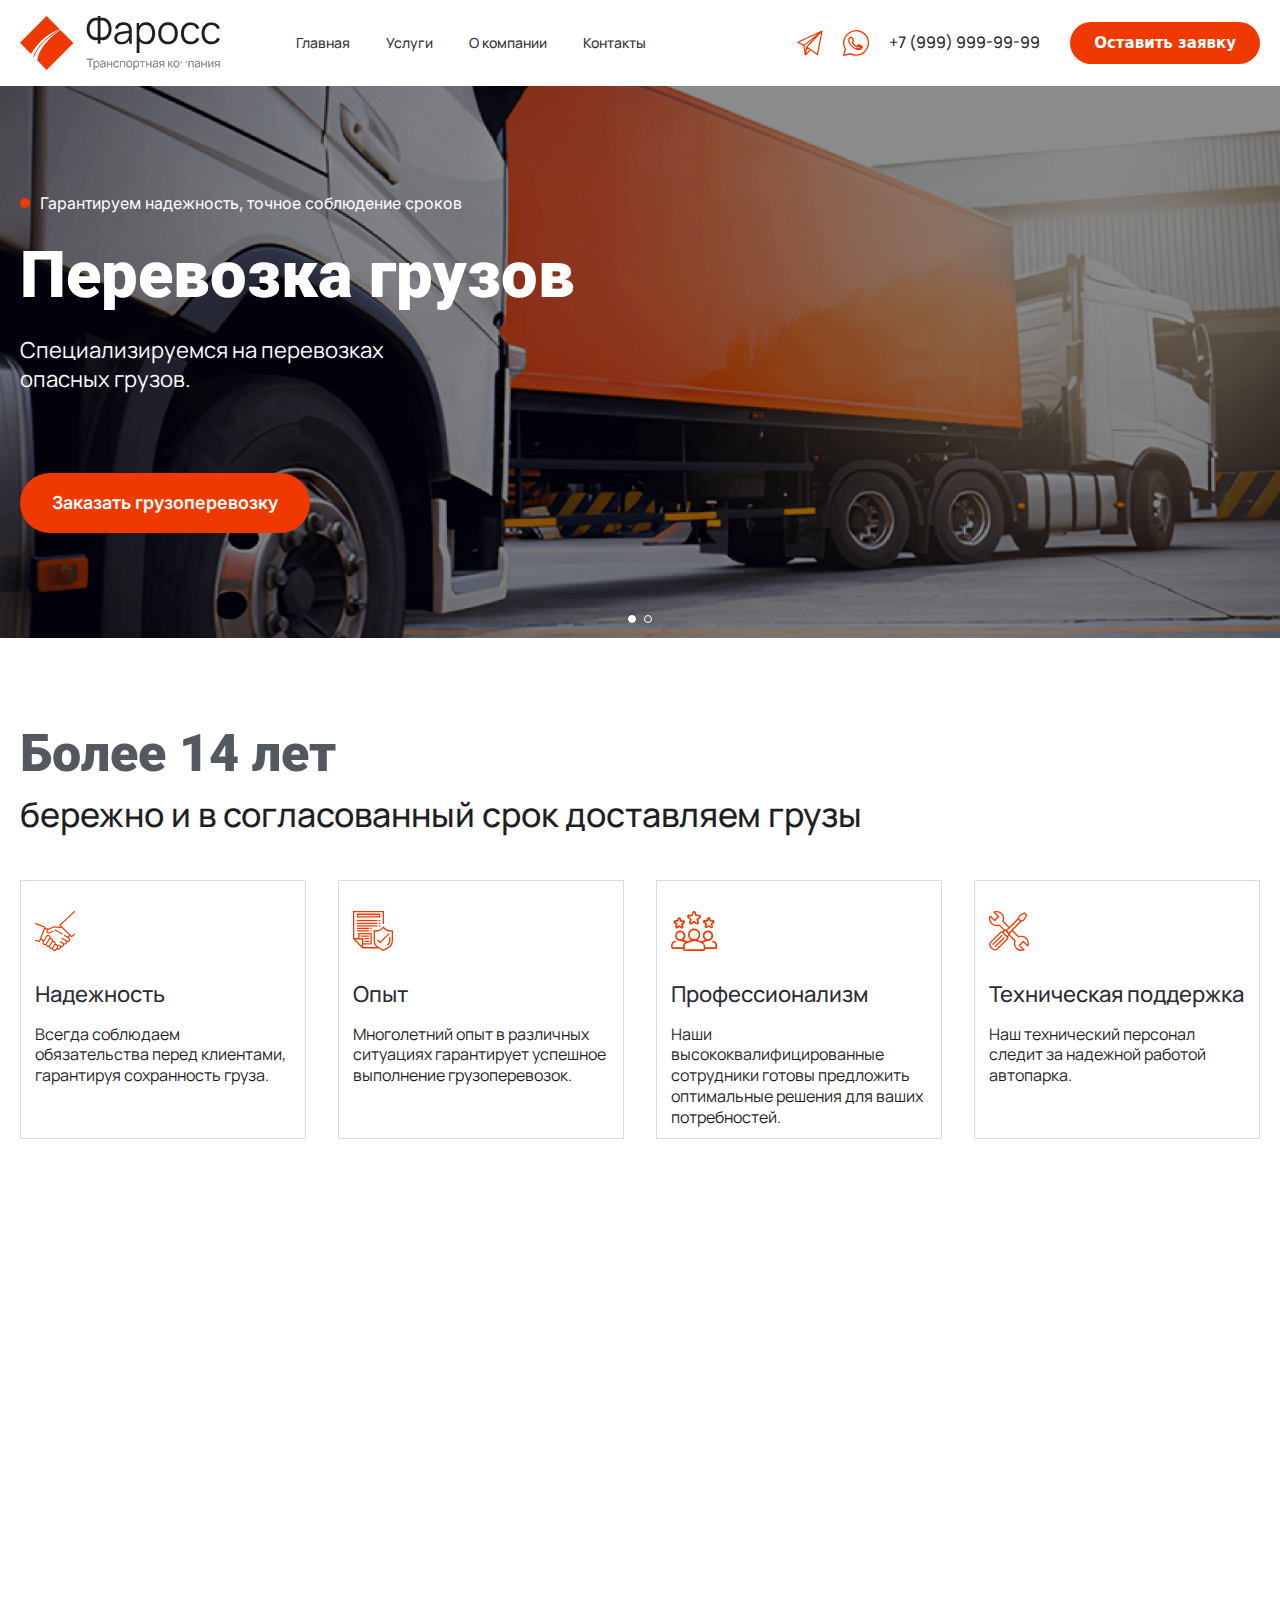
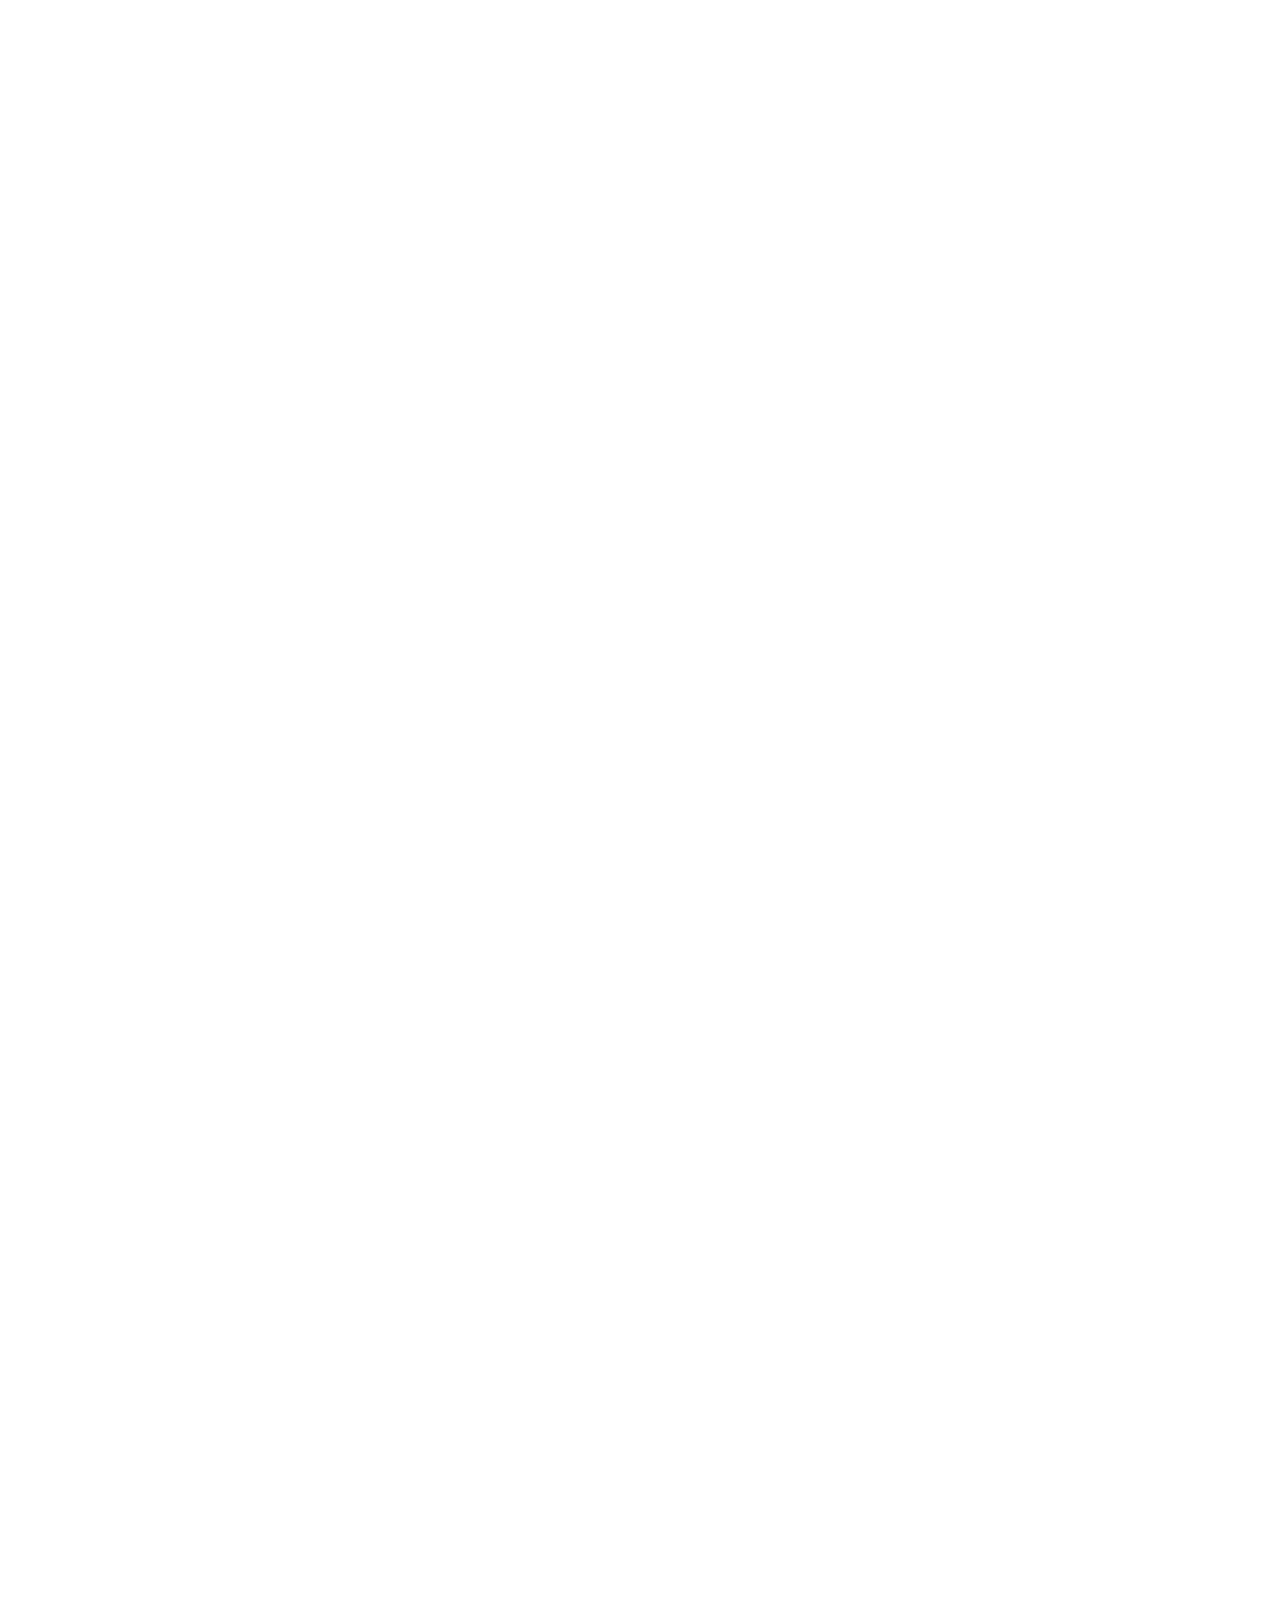
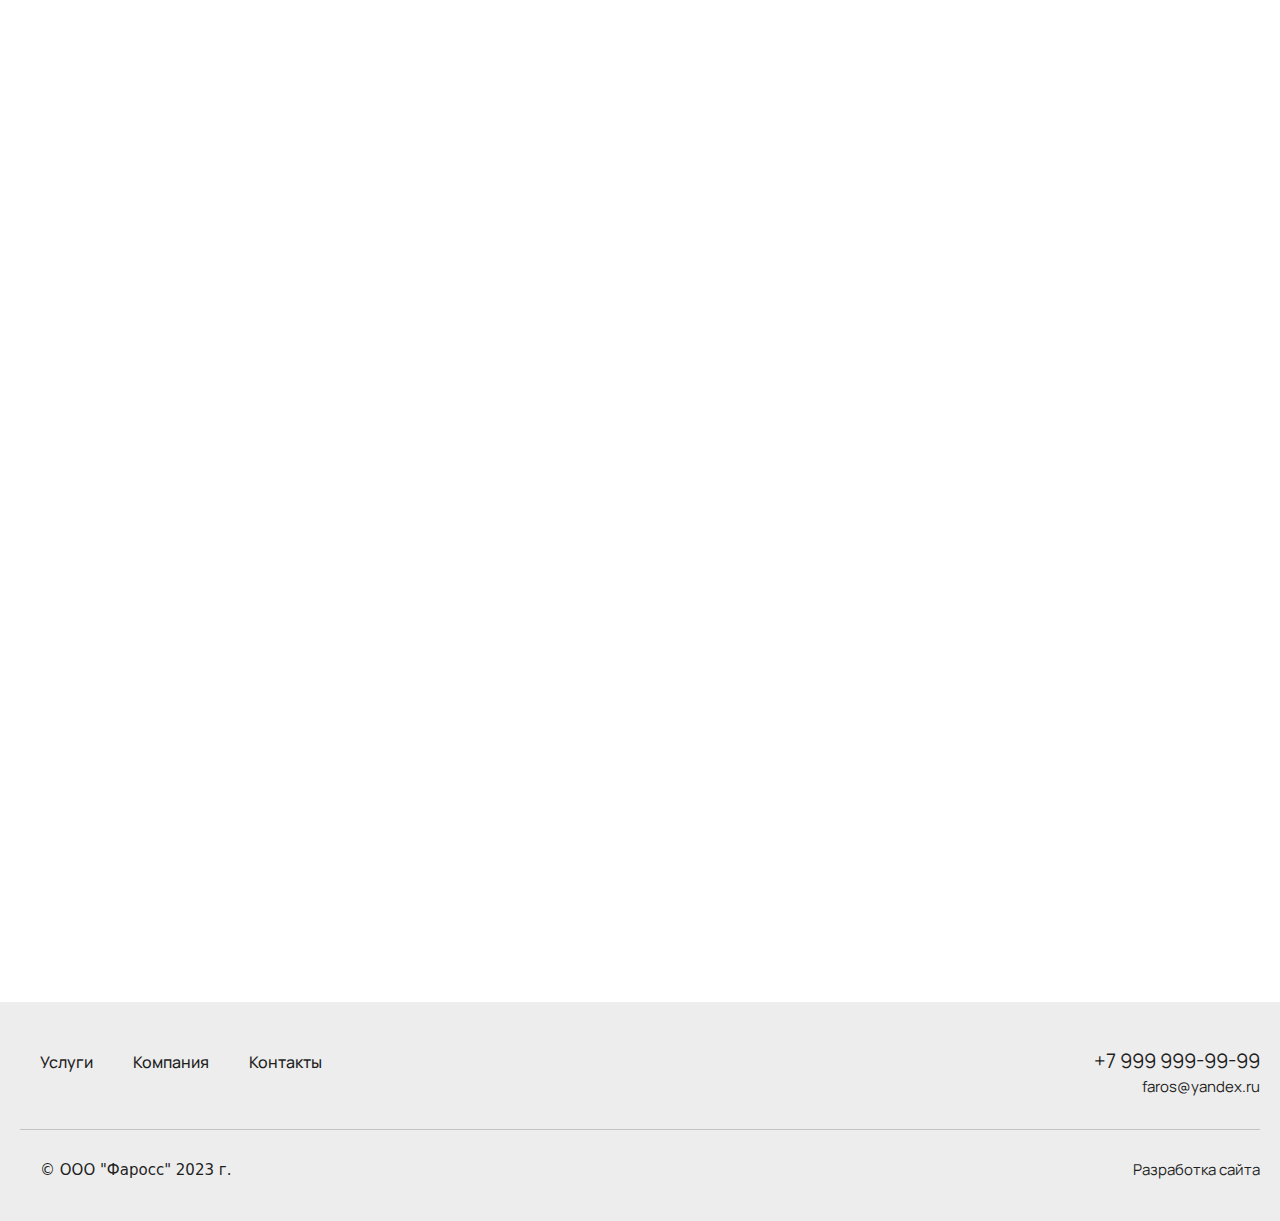
<file: index.html>
<!DOCTYPE html>
<html lang="ru">
<head>
    <meta charset="UTF-8" />
    <meta http-equiv="X-UA-Compatible" content="IE=edge" />
    <meta name="viewport" content="width=device-width, initial-scale=1.0" />
    <!-- <link rel="stylesheet" href="./src/assets/libs/aos.css"> -->
    <link rel="stylesheet" href="./src/assets/libs/wow.min.css">
    <link rel="stylesheet" href="./src/assets/css/custom.css">
    <link rel="stylesheet" href="./src/css/main.css" />
    <title>Фаросс</title>
</head>

<body class="">
    <header class="container flex justify-between items-center py-4 relative">
        <div class="flex items-center xl:gap-[76px] lg:gap-8 ">
            <a href="#"><img src="src/assets/img/icon/logo.svg" alt="Логотип"></a>
            <nav class="max-lg:hidden">
                <ul class="flex xl:gap-9 gap-6">
                    <li><a href="#!" class="text-sm text-subtitle font-medium font-manrope hover-link">Главная</a></li>
                    <li class="group relative after:absolute after:left-0 after:top-full after:w-full after:h-5">
                        <a href="#!" class="text-sm text-subtitle font-medium font-manrope hover-link">Услуги</a>
                        <ul class="group-hover:block hidden absolute z-10 left-0 top-10 w-[220px] px-5 py-4 rounded-xl bg-white shadow-[0px_0px_4.2px_0px_rgba(0,0,0,0.25)]">
                            <li><a href="" class="text-sm text-subtitle font-medium font-manrope leading-none hover:text-main-orange transition-colors duration-300">Опасные грузы</a></li>
                            <li><a href="" class="text-sm text-subtitle font-medium font-manrope leading-none hover:text-main-orange transition-colors duration-300">Автопоезд с тентованным полуприцепом</a></li>
                            <li><a href="" class="text-sm text-subtitle font-medium font-manrope leading-none hover:text-main-orange transition-colors duration-300">Конники</a></li>
                        </ul>
                    </li>
                    <li><a href="pages/about.html" class="text-sm text-subtitle font-medium font-manrope hover-link">О компании</a></li>
                    <li><a href="#!" class="text-sm text-subtitle font-medium font-manrope hover-link">Контакты</a></li>
                </ul>
            </nav>
        </div>
        <!-- mobile menu -->
        <nav class="flex flex-col lg:hidden absolute right-0 top-full z-20 bg-white xs:w-[350px] w-full p-10 pb-20 h-[calc(100vh-86px)] translate-x-[200%] transition-transform duration-300" id="mobileMenu">
            <ul class="flex flex-col gap-3">
                <li><a href="#!" class="text-2xl text-subtitle font-medium font-manrope">Главная</a></li>
                <li>
                    <a href="javascript:void(0)" class="btn-dropdown text-2xl text-subtitle font-medium font-manrope">Услуги</a>
                    <ul class="flex-col gap-2 hidden px-5 pt-4 bg-white">
                        <li><a href="" class="text-xl text-subtitle font-medium font-manrope leading-none hover:text-main-orange transition-colors duration-300">Опасные грузы</a></li>
                        <li><a href="" class="text-xl text-subtitle font-medium font-manrope leading-none hover:text-main-orange transition-colors duration-300">Автопоезд с тентованным полуприцепом</a></li>
                        <li><a href="" class="text-xl text-subtitle font-medium font-manrope leading-none hover:text-main-orange transition-colors duration-300">Конники</a></li>
                    </ul>
                </li>
                <li><a href="#!" class="text-2xl text-subtitle font-medium font-manrope">О компании</a></li>
                <li><a href="#!" class="text-2xl text-subtitle font-medium font-manrope">Контакты</a></li>
            </ul>
            <div class="flex flex-col items-end gap-2 mt-auto">
                <a href="tel:89999999999" class="text-2xl font-medium font-manrope text-[#282828] hover-phone col-span-2">+7 (999) 999-99-99</a>
                <div class="flex gap-2.5">
                    <a href="#"><img class="w-[26px]" src="src/assets/img/icon/tg.svg"></a>
                    <a href="#"><img src="src/assets/img/icon/phone.svg"></a>
                </div>
                <a href="#form" class="btn-application mt-2 bg-main-orange rounded-full py-2.5 px-6 text-white font-semibold text-[15px] hover:bg-main-orange/80 transition-colors duration-300">Оставить заявку</a>
            </div>
        </nav>

        <div class="flex items-center gap-[30px]">
            <div class="flex gap-5 max-lg:hidden">
                <a href="#"><img class="w-[26px]" src="src/assets/img/icon/tg.svg"></a>
                <a href="#"><img src="src/assets/img/icon/phone.svg"></a>
                <a href="tel:89999999999" class="text-base font-medium font-manrope text-[#282828] hover-phone">+7 (999) 999-99-99</a>
            </div>
            <a href="#form" class="bg-main-orange rounded-full py-2.5 px-6 text-white font-semibold text-[15px] hover:bg-main-orange/80 transition-colors duration-300 max-xs:hidden">Оставить заявку</a>
            <button class="lg:hidden flex flex-col justify-center w-5 h-[14px] overflow-hidden relative" id="openMenu">
                <span class="w-full h-0.5 rounded-full bg-black transition-transform duration-300 origin-center absolute top-0 left-0"></span>
                <span class="w-full h-0.5 rounded-full bg-black transition-transform duration-300"></span>
                <span class="w-full h-0.5 rounded-full bg-black transition-transform duration-300 origin-center absolute bottom-0 left-0"></span>
            </button>
        </div>
        <div class="overlay opacity-0 lg:hidden fixed h-screen w-[100wh] backdrop-blur-sm bg-black/60 z-10 top-[86px] left-0 right-0 pointer-events-none transition-all duration-300"></div>
    </header>
    <main>
        <section>
            <div class="swiper swiper-banner relative">
                <div class="swiper-wrapper">
                    <div class="swiper-slide flex h-auto">
                        <div class="flex flex-col justify-center bg-[url(../assets/img/slider/bg-slider-1.png)] w-full max-md:pb-20 py-10 max-lg:pt-24 px-5 min-[1320px]:px-[calc((100%-1280px)/2)] bg-no-repeat md:bg-center bg-right bg-cover aspect-[1920/755]">
                            <div class="flex flex-col max-xs:grow">
                                <div>
                                    <p class="md:text-base xs:text-sm text-white font-inter flex items-center gap-2.5 relative max-xs:before:hidden before:bg-main-orange before:rounded-full before:h-2.5 before:w-2.5">Гарантируем надежность, точное соблюдение сроков </p>
                                    <div class="md:mb-20 mb-10 max-xs:mt-5 grow">
                                        <p class="font-black md:text-[65px] xs:text-[52px] text-[36px] max-xs:leading-none text-white font-roboto leading-none my-7">Перевозка грузов</p>
                                        <p class="xs:text-[22px] text-xl text-white font-manrope leading-[1.3] max-xs:mt-7">Специализируемся на перевозках<br> опасных грузов.</p>
                                    </div>
                                </div>
                                <a href="#!" class="block mt-auto w-fit bg-main-orange rounded-full xs:py-4 py-3 px-8 text-white font-inter font-semibold xs:text-lg text-base hover:bg-main-orange/80 transition-colors duration-300">Заказать грузоперевозку</a>
                            </div>
                        </div>
                    </div>
                    <div class="swiper-slide flex h-auto">
                        <div class="flex flex-col justify-center bg-[url(../assets/img/slider/bg-slider-2.png)] w-full max-md:pb-20 py-10 max-lg:pt-24 px-5 min-[1320px]:px-[calc((100%-1280px)/2)] bg-no-repeat md:bg-center bg-right bg-cover aspect-[1920/755]">
                            <div class="flex flex-col max-xs:grow">
                                <div>
                                    <p class="md:text-base xs:text-sm text-white font-inter flex items-center gap-2.5 relative max-xs:before:hidden before:bg-main-orange before:rounded-full before:h-2.5 before:w-2.5">Гарантируем надежность, точное соблюдение сроков </p>
                                    <div class="md:mb-20 mb-10 max-xs:mt-5 grow">
                                        <p class="font-black md:text-[65px] xs:text-[52px] text-[36px] max-xs:leading-none text-white font-roboto leading-none my-7">Внутренние<br> грузоперевозки<br> по России</p>
                                        <p class="xs:text-[22px] text-xl text-white font-manrope leading-[1.3] max-xs:mt-7">Перевозка грузов любого типа и объема<br> на всей территории России</p>
                                    </div>
                                    <a href="#!" class="block mt-auto w-fit bg-main-orange rounded-full xs:py-4 py-3 px-8 text-white font-inter font-semibold xs:text-lg text-base hover:bg-main-orange/80 transition-colors duration-300">Заказать грузоперевозку</a>
                                </div>
                            </div>
                        </div>
                    </div>
                </div>
                <div class="swiper-pagination swiper-pagination--banner"></div>

                <div class="swiper-prev max-[1480px]:hidden flex items-center justify-center h-10 w-10 bg-white rounded-full absolute top-1/2 left-[calc((100%-1440px)/2)] -translate-y-1/2 z-10">
                    <img src="src/assets/img/icon/prev.svg">
                </div>
                <div class="swiper-next max-[1480px]:hidden flex items-center justify-center h-10 w-10 bg-white rounded-full absolute top-1/2 right-[calc((100%-1440px)/2)] -translate-y-1/2 z-10">
                    <img src="src/assets/img/icon/next.svg">
                </div>
            </div>
        </section>

        <section class="container md:mt-[90px] mt-10">
            <h2 class="title font-roboto wow fadeInLeft" data-wow-duration="1s" data-aos="fade-right" data-aos-duration="1000" >Более 14 лет</h2>
            <p data-aos="fade-right" data-aos-duration="800" data-wow-duration="1.2s" class="wow fadeInLeft font-medium font-manrope md:text-[34px] xs:text-3xl text-[22px] text-secondary leading-[1.4] xs:mt-4">бережно и в согласованный срок доставляем грузы</p>
            <div data-aos="zoom-in-up" data-aos-duration="700" class="wow fadeInUp grid grid-cols-[repeat(auto-fit,minmax(260px,1fr))] md:gap-8 gap-4 md:mt-12 xs:mt-10 mt-5">
                <div class="border border-[#D9DAE5] px-[14px] pt-[30px] md:pb-2.5 pb-5 md:min-h-[245px]">
                    <img src="src/assets/img/icon/reliability.svg">
                    <p class="text-[#2A2D34] text-[22px] font-medium font-manrope leading-[1.2] mt-[30px]">Надежность</p>
                    <p class="text-secondary font-base font-manrope leading-[1.3] mt-4">Всегда соблюдаем обязательства перед клиентами, гарантируя сохранность груза.</p>
                </div>
                <div class="border border-[#D9DAE5] px-[14px] pt-[30px] md:pb-2.5 pb-5 md:min-h-[245px]">
                    <img src="src/assets/img/icon/experience.svg">
                    <p class="text-[#2A2D34] text-[22px] font-medium font-manrope leading-[1.2] mt-[30px]">Опыт</p>
                    <p class="text-secondary font-base font-manrope leading-[1.3] mt-4">Многолетний опыт в различных ситуациях гарантирует успешное выполнение грузоперевозок.</p>
                </div>
                <div class="border border-[#D9DAE5] px-[14px] pt-[30px] md:pb-2.5 pb-5 md:min-h-[245px]">
                    <img src="src/assets/img/icon/prof.svg">
                    <p class="text-[#2A2D34] text-[22px] font-medium font-manrope leading-[1.2] mt-[30px]">Профессионализм</p>
                    <p class="text-secondary font-base font-manrope leading-[1.3] mt-4">Наши  высококвалифицированные сотрудники готовы предложить оптимальные решения для ваших потребностей.</p>
                </div>
                <div class="border border-[#D9DAE5] px-[14px] pt-[30px] md:pb-2.5 pb-5 md:min-h-[245px]">
                    <img src="src/assets/img/icon/support.svg">
                    <p class="text-[#2A2D34] text-[22px] font-medium font-manrope leading-[1.2] mt-[30px]">Техническая поддержка</p>
                    <p class="text-secondary font-base font-manrope leading-[1.3] mt-4">Наш технический персонал следит за надежной работой автопарка.</p>
                </div>
            </div>
        </section>

        <section class="container md:mt-[140px] xs:mt-20 mt-10 md:pt-[140px] xs:pt-20 pt-10" >
            <div class="swiper swiper-services">
                <div class="flex justify-between items-center">
                    <h2 class="title font-roboto wow fadeInLeft" data-aos="fade-right" data-aos-duration="1000">Услуги</h2>
                    <div class="flex gap-4 wow fadeInRight" data-aos="fade-left" data-aos-duration="1000">
                        <div class="swiper-prev flex items-center justify-center h-10 w-10 border border-title rounded-full hover:bg-title/20 transition-colors duration-150">
                            <img src="src/assets/img/icon/prev.svg" alt="">
                        </div>
                        <div class="swiper-next flex items-center justify-center h-10 w-10 border border-title rounded-full hover:bg-title/20 transition-colors duration-150">
                            <img src="src/assets/img/icon/next.svg" alt="">
                        </div>
                    </div>
                </div>
                <div class="swiper-wrapper md:mt-12 xs:mt-10 mt-5 wow fadeInUp" data-aos="fade-up" data-aos-duration="1000">
                    <div class="swiper-slide flex flex-col border border-[#D9DAE5] py-[30px] h-auto">
                        <img src="src/assets/img/photo/adr.svg" class="px-[37px]">
                        <div class="flex justify-center items-center my-5 grow">
                            <p class="text-xl font-medium font-manrope text-[#333333] leading-[1.2] text-center px-2.5">Опасные грузы</p>
                        </div>
                        <div class="grid gap-y-4 px-[27px]">
                            <div class="grid grid-cols-[32px_auto] items-center gap-x-4">
                                <img src="src/assets/img/icon/dangerous.svg" alt="">
                                <p class="text-sm text-[#333333] font-manrope leading-[1.2]">Перевозка опасных грузов и грузов повышенной опасности</p>
                            </div>
                            <div class="grid grid-cols-[32px_auto] items-center gap-x-4">
                                <img src="src/assets/img/icon/spec-ts.svg" alt="">
                                <p class="text-sm text-[#333333] font-manrope leading-[1.2]">Используем специализированные транспортные средства 
                                    для безопасной перевозки </p>
                            </div>
                        </div>
                        <div class="px-[27px] mt-10">
                            <a href="#!" class="block text-center text-white text-sm font-semibold font-inter bg-main-orange rounded-full py-4 w-full hover:bg-main-orange/80 transition-colors duration-300">Рассчитать стоимость</a>
                        </div>
                    </div>
                    <div class="swiper-slide flex flex-col border border-[#D9DAE5] py-[30px] h-auto">
                        <img src="src/assets/img/photo/tent.svg" class="px-[37px]">
                        <div class="flex justify-center items-center my-5 grow">
                            <p class="text-xl font-medium font-manrope text-[#333333] leading-[1.2] text-center px-2.5">Автопоезд с тентованным 
                            полуприцепом</p>
                        </div>
                        <div class="grid gap-y-4 px-[27px]">
                            <div class="grid grid-cols-[32px_auto] items-center gap-x-4">
                                <img src="src/assets/img/icon/weight.svg" alt="">
                                <p class="text-sm text-[#333333] font-manrope leading-[1.2]">26 тонн</p>
                            </div>
                            <div class="grid grid-cols-[32px_auto] items-center gap-x-4">
                                <img src="src/assets/img/icon/square.svg" alt="">
                                <p class="text-sm text-[#333333] font-manrope leading-[1.2]">110 м3 - 40 паллет</p>
                            </div>
                            <div class="grid grid-cols-[32px_auto] items-center gap-x-4">
                                <img src="src/assets/img/icon/materials.svg" alt="">
                                <p class="text-sm text-[#333333] font-manrope leading-[1.2]">стройматериалы, продовольственные товары (без t°)</p>
                            </div>
                        </div>
                        <div class="px-[27px] mt-10">
                            <a href="#!" class="block text-center text-white text-sm font-semibold font-inter bg-main-orange rounded-full py-4 w-full hover:bg-main-orange/80 transition-colors duration-300">Рассчитать стоимость</a>
                        </div>
                    </div>
                    <div class="swiper-slide flex flex-col border border-[#D9DAE5] py-[30px] h-auto">
                        <img src="src/assets/img/photo/trailer.svg" class="px-[37px]">
                        <div class="flex justify-center items-center my-5 grow">
                            <p class="text-xl font-medium font-manrope text-[#333333] leading-[1.2] text-center px-2.5">Автопоезд с тентованным 
                            полуприцепом</p>
                        </div>
                        <div class="grid gap-y-4 px-[27px]">
                            <div class="grid grid-cols-[32px_auto] items-center gap-x-4">
                                <img src="src/assets/img/icon/weight.svg" alt="">
                                <p class="text-sm text-[#333333] font-manrope leading-[1.2]">20 тонн</p>
                            </div>
                            <div class="grid grid-cols-[32px_auto] items-center gap-x-4">
                                <img src="src/assets/img/icon/square.svg" alt="">
                                <p class="text-sm text-[#333333] font-manrope leading-[1.2]">93 м3 - 33 паллет</p>
                            </div>
                            <div class="grid grid-cols-[32px_auto] items-center gap-x-4">
                                <img src="src/assets/img/icon/materials.svg" alt="">
                                <p class="text-sm text-[#333333] font-manrope leading-[1.2]">стройматериалы, продовольственные товары (без t°)</p>
                            </div>
                        </div>
                        <div class="px-[27px] mt-10">
                            <a href="#!" class="block text-center text-white text-sm font-semibold font-inter bg-main-orange rounded-full py-4 w-full hover:bg-main-orange/80 transition-colors duration-300">Рассчитать стоимость</a>
                        </div>
                    </div>
                    <div class="swiper-slide flex flex-col border border-[#D9DAE5] py-[30px] h-auto">
                        <img src="src/assets/img/photo/logs.svg" class="px-[37px]">
                        <div class="flex justify-center items-center my-5 grow">
                            <p class="text-xl font-medium font-manrope text-[#333333] leading-[1.2] text-center px-2.5">Конники</p>
                        </div>
                        <div class="grid gap-y-4 px-[27px]">
                            <div class="grid grid-cols-[32px_auto] items-center gap-x-4">
                                <img src="src/assets/img/icon/weight.svg" alt="">
                                <p class="text-sm text-[#333333] font-manrope leading-[1.2]">до 26 тонн</p>
                            </div>
                            <div class="grid grid-cols-[32px_auto] items-center gap-x-4">
                                <img src="src/assets/img/icon/square.svg" alt="">
                                <p class="text-sm text-[#333333] font-manrope leading-[1.2]">до 110м3</p>
                            </div>
                            <div class="grid grid-cols-[32px_auto] items-center gap-x-4">
                                <img src="src/assets/img/icon/materials.svg" alt="">
                                <p class="text-sm text-[#333333] font-manrope leading-[1.2]">трубы большого диаметра, вышки, столбы и опоры освещения, лес и прочее</p>
                            </div>
                        </div>
                        <div class="px-[27px] mt-10">
                            <a href="#!" class="block text-center text-white text-sm font-semibold font-inter bg-main-orange rounded-full py-4 w-full hover:bg-main-orange/80 transition-colors duration-300">Рассчитать стоимость</a>
                        </div>
                    </div>
                </div>
            </div>
        </section>

        <section class="container md:mt-[180px] xs:mt-20 mt-10">
            <h2 class="title font-roboto wow fadeInLeft" data-wow-duration="1.4s" data-aos="fade-right" data-aos-duration="1000">Страны грузоперевозок</h2>
            <div class="flex max-md:flex-col justify-between left-menu">
                <ul class="flex flex-col gap-2 md:mt-20 mt-10 wow fadeInLeft" data-wow-duration="1s" data-aos="fade-up-right" data-aos-duration="1000">
                    <li>
                        <a href="#abhazia" data-id="1" class="map-tab-link flex items-center gap-5 before:shrink-0 before:h-4 before:w-4 before:rounded-full before:bg-main-orange text-[22px] font-manrope" data-color="#F89D80">Республика Абхазия</a>
                    </li>
                    <li>
                        <a href="#azer" data-id="2" class="map-tab-link flex items-center gap-5 before:shrink-0 before:h-4 before:w-4 before:rounded-full before:bg-main-orange text-[22px] font-manrope" data-color="#F89D80">Азербайджанская Республика</a>
                    </li>
                    <li>
                        <a href="#armenia" data-id="3" class="map-tab-link flex items-center gap-5 before:shrink-0 before:h-4 before:w-4 before:rounded-full before:bg-main-orange text-[22px] font-manrope" data-color="#F89D80">Республика Армения</a>
                    </li>
                    <li>
                        <a href="#bel" data-id="4" class="map-tab-link flex items-center gap-5 before:shrink-0 before:h-4 before:w-4 before:rounded-full before:bg-main-orange text-[22px] font-manrope" data-color="#F89D80">Республика Беларусь</a>
                    </li>
                    <!-- <li>
                        <a href="#gruzia" data-id="7" class="map-tab-link flex items-center gap-5 before:shrink-0 before:h-4 before:w-4 before:rounded-full before:bg-main-orange text-[22px] font-manrope" data-color="#F89D80">Грузия</a>
                    </li> -->
                    <li>
                        <a href="#kz" data-id="5" class="map-tab-link flex items-center gap-5 before:shrink-0 before:h-4 before:w-4 before:rounded-full before:bg-main-orange text-[22px] font-manrope" data-color="#F89D80">Республика Казахстан</a>
                    </li>
                    <li>
                        <a href="#kirgiz" data-id="6" class="map-tab-link flex items-center gap-5 before:shrink-0 before:h-4 before:w-4 before:rounded-full before:bg-main-orange text-[22px] font-manrope" data-color="#F89D80">Кыргызская Республика</a>
                    </li>
                    <li>
                        <a href="#tadj" data-id="8" class="map-tab-link flex items-center gap-5 before:shrink-0 before:h-4 before:w-4 before:rounded-full before:bg-main-orange text-[22px] font-manrope" data-color="#F89D80">Республика Таджикистан</a>
                    </li>
                    <li>
                        <a href="#turkm" data-id="9" class="map-tab-link flex items-center gap-5 before:shrink-0 before:h-4 before:w-4 before:rounded-full before:bg-main-orange text-[22px] font-manrope" data-color="#F89D80">Туркменистан</a>
                    </li>
                    <li>
                        <a href="#turcia" data-id="11" class="map-tab-link flex items-center gap-5 before:shrink-0 before:h-4 before:w-4 before:rounded-full before:bg-main-orange text-[22px] font-manrope" data-color="#F89D80">Турция</a>
                    </li>
                    <li>
                        <a href="#uzb" data-id="10" class="map-tab-link flex items-center gap-5 before:shrink-0 before:h-4 before:w-4 before:rounded-full before:bg-main-orange text-[22px] font-manrope" data-color="#F89D80">Республика Узбекистан</a>
                    </li>
                </ul>
                <div class="map wow fadeInRight" data-wow-duration="1.6s" data-aos="fade-up-left" data-aos-duration="1000">
                    <svg class="xl:w-[802px] xl:h-[619px] min-[980px]:w-[600px] md:w-[450px] xl:-mt-10 md:mt-20" viewBox="0 0 802 619" fill="none" xmlns="http://www.w3.org/2000/svg">
                        <path d="M674.344 314.136L683.883 317.801C683.494 318.139 683.104 318.607 682.688 319.127C678.347 324.793 674.604 333.318 676.813 335.528C678.971 337.685 684.013 347.302 680.531 349.512C677.048 351.669 673.746 352.345 674.422 355.62C675.098 358.895 675.956 361.078 672.213 362.612C668.496 364.145 666.547 365.237 666.131 371.137C665.689 377.012 653.888 389.904 651.913 389.904C649.937 389.904 642.088 354.294 646.247 347.744C650.405 341.168 666.131 323.493 670.471 318.243C671.589 316.943 672.915 315.54 674.344 314.11V314.136Z" fill="white"/>         
                        <path d="M651.913 390.293C651.523 390.293 651.263 389.904 651.055 389.514C648.56 384.965 641.88 353.956 645.935 347.562C649.054 342.65 658.645 331.499 664.987 324.117C667.17 321.57 669.068 319.386 670.186 318.035C671.251 316.813 672.551 315.41 674.084 313.876C674.188 313.772 674.344 313.746 674.474 313.798L684.014 317.463C684.014 317.463 684.222 317.619 684.248 317.749C684.248 317.879 684.247 318.009 684.143 318.087C683.754 318.451 683.364 318.919 683 319.36C678.711 324.949 675.124 333.292 677.1 335.268C678.737 336.905 682.506 343.533 682.09 347.432C681.96 348.55 681.518 349.33 680.764 349.823C679.959 350.317 679.179 350.733 678.425 351.123C675.982 352.423 674.344 353.28 674.812 355.542C674.864 355.828 674.942 356.14 674.994 356.399C675.592 359.207 676.086 361.416 672.395 362.924C668.73 364.457 666.937 365.445 666.547 371.137C666.079 377.141 654.07 390.242 651.965 390.242L651.913 390.293ZM674.448 314.578C672.993 316.033 671.771 317.359 670.758 318.529C669.64 319.88 667.742 322.064 665.559 324.611C659.217 331.993 649.652 343.117 646.559 347.978C644.115 351.825 645.987 367.472 648.976 380.234C650.457 386.551 651.549 389.254 651.965 389.566C653.706 389.332 665.325 377.011 665.793 371.137C666.235 365.029 668.366 363.859 672.109 362.3C675.228 361.026 674.864 359.363 674.266 356.581C674.214 356.295 674.136 356.01 674.084 355.698C673.513 352.891 675.618 351.773 678.087 350.473C678.815 350.083 679.595 349.667 680.375 349.2C680.947 348.836 681.284 348.212 681.362 347.354C681.752 343.819 678.217 337.425 676.606 335.788C674.033 333.214 678.425 324.169 682.454 318.919C682.714 318.581 683 318.243 683.286 317.957L674.5 314.578H674.448Z" fill="#EF3900"/>
                        <path d="M625.921 132.138C630.262 135.621 625.012 138.714 618.02 138.714C611.028 138.714 601.073 131.8 604.036 125.562C604.763 124.054 608.87 123.82 610.612 126.887C612.353 129.954 621.529 128.629 625.921 132.138Z" fill="white"/>
                        <path d="M618.02 139.051C613.03 139.051 606.896 135.75 604.348 131.722C602.997 129.564 602.763 127.381 603.699 125.405C604.088 124.626 605.154 124.132 606.454 124.132C608.325 124.132 609.989 125.093 610.924 126.731C611.704 128.109 614.433 128.55 617.319 129.018C620.386 129.512 623.869 130.058 626.13 131.877C627.975 133.359 628.001 134.633 627.716 135.464C626.962 137.622 622.959 139.103 617.994 139.103L618.02 139.051ZM606.454 124.834C605.466 124.834 604.608 125.197 604.348 125.717C603.309 127.901 604.088 129.98 604.946 131.332C607.337 135.127 613.316 138.324 617.994 138.324C622.673 138.324 626.364 136.998 627.014 135.153C627.404 134.087 626.494 133.047 625.662 132.397C623.531 130.708 620.152 130.162 617.188 129.694C613.991 129.174 611.236 128.732 610.275 127.043C609.105 124.99 607.052 124.808 606.454 124.808V124.834Z" fill="#EF3900"/>
                        <path d="M595.302 122.053C603.62 126.887 598.786 134.737 591.82 134.737C584.854 134.737 577.004 140.429 568.271 138.688C562.37 137.492 562.058 128.369 563.904 120.961C565.099 116.23 570.428 113.969 574.717 116.308C574.743 116.334 574.795 116.334 574.82 116.386C578.771 118.544 587.063 117.27 595.328 122.053H595.302Z" fill="white"/>
                        <path d="M571.701 139.389C570.505 139.389 569.31 139.285 568.192 139.051C566.529 138.714 565.203 137.778 564.241 136.27C561.824 132.449 562.292 125.821 563.54 120.883C564.397 117.426 567.516 115.034 571.103 115.034C572.403 115.034 573.729 115.372 574.872 115.996C574.898 115.996 574.924 116.048 574.95 116.074C574.95 116.074 574.95 116.074 575.002 116.074C576.536 116.906 578.771 117.218 581.396 117.556C585.451 118.102 590.468 118.803 595.51 121.715C599.097 123.794 600.683 126.679 599.903 129.642C599.045 132.813 595.666 135.101 591.845 135.101C589.012 135.101 586.049 136.062 582.878 137.076C579.317 138.22 575.652 139.389 571.727 139.389H571.701ZM571.103 115.762C567.854 115.762 565.047 117.946 564.267 121.065C563.072 125.847 562.604 132.267 564.891 135.88C565.749 137.206 566.893 138.038 568.348 138.35C569.44 138.558 570.557 138.688 571.727 138.688C575.522 138.688 579.161 137.518 582.644 136.4C585.867 135.361 588.908 134.399 591.845 134.399C595.354 134.399 598.447 132.345 599.201 129.486C599.903 126.861 598.421 124.288 595.172 122.39C590.26 119.557 585.321 118.881 581.318 118.336C578.615 117.972 576.276 117.634 574.638 116.75C574.612 116.75 574.586 116.698 574.56 116.672C574.56 116.672 574.56 116.672 574.508 116.672C573.469 116.1 572.299 115.814 571.103 115.814V115.762Z" fill="#EF3900"/>
                        <path d="M590.443 157.298C592.081 159.559 592.886 162.601 591.795 165.2C586.804 166.291 581.84 163.692 577.395 161.145C576.901 160.859 576.355 160.469 576.277 159.923C576.173 159.222 576.849 158.702 577.395 158.234C579.526 156.596 581.034 154.205 581.58 151.58C581.996 150.982 583.399 151.268 584.179 151.788C586.492 153.399 588.832 155.011 590.443 157.272V157.298Z" fill="white"/>
                        <path d="M589.403 165.824C585.166 165.824 581.06 163.666 577.213 161.457C576.667 161.145 576.017 160.677 575.913 159.975C575.783 159.092 576.537 158.494 577.135 158C579.24 156.362 580.696 154.101 581.242 151.554C581.242 151.502 581.268 151.45 581.293 151.424C581.527 151.112 581.917 150.93 582.463 150.93C583.087 150.93 583.841 151.164 584.387 151.528L584.517 151.632C586.778 153.217 589.117 154.829 590.729 157.116C592.626 159.741 593.172 162.912 592.132 165.356C592.08 165.46 592.002 165.538 591.872 165.564C591.067 165.746 590.235 165.824 589.403 165.824ZM581.943 151.788C581.345 154.465 579.812 156.856 577.629 158.546C577.135 158.962 576.563 159.403 576.641 159.871C576.693 160.287 577.161 160.599 577.577 160.833C581.32 162.99 585.322 165.096 589.403 165.096C590.131 165.096 590.859 165.018 591.534 164.888C592.548 162.263 591.483 159.377 590.131 157.506C588.597 155.323 586.31 153.737 584.101 152.204L583.971 152.1C583.347 151.684 582.229 151.502 581.917 151.762L581.943 151.788Z" fill="#EF3900"/>
                        <path d="M533.389 442.72L534.117 443.24L534.611 446.177C530.478 449.66 526.215 454.781 524.552 457.432C522.42 460.759 523.642 463.852 525.384 466.971L523.018 468.375L518.392 468.583L516.65 471.416L510.36 471.546C509.034 470.818 508.307 469.752 508.826 467.907C509.918 463.982 510.568 459.173 505.759 460.031C505.629 460.057 505.473 460.109 505.317 460.135L510.152 454.573L513.427 453.481L517.352 448.023L519.093 450.18L523.252 451.064V446.905L526.319 446.489L529.568 444.072L530.452 440.589L533.415 442.694L533.389 442.72Z" fill="white"/>
                        <path d="M510.36 471.91C510.36 471.91 510.23 471.91 510.178 471.858C508.514 470.948 507.943 469.596 508.462 467.803C509.424 464.346 509.476 462.163 508.644 461.071C508.099 460.369 507.163 460.135 505.785 460.395C505.603 460.447 505.473 460.473 505.343 460.499C505.187 460.499 505.031 460.447 504.953 460.317C504.875 460.187 504.901 460.005 504.979 459.901L509.814 454.339C509.814 454.339 509.918 454.261 509.97 454.235L513.141 453.195L516.988 447.841C516.988 447.841 517.17 447.685 517.274 447.685C517.378 447.685 517.482 447.737 517.56 447.815L519.223 449.868L522.81 450.622V446.905C522.81 446.723 522.94 446.567 523.122 446.541L526.111 446.125L529.178 443.838L530.01 440.459C530.01 440.459 530.114 440.251 530.244 440.199C530.348 440.173 530.478 440.199 530.582 440.251L534.299 442.876C534.299 442.876 534.429 443.006 534.455 443.11L534.949 446.047C534.949 446.047 534.949 446.307 534.819 446.385C530.92 449.686 526.579 454.755 524.812 457.562C522.914 460.551 523.72 463.28 525.669 466.737C525.773 466.919 525.695 467.127 525.539 467.231L523.174 468.635C523.174 468.635 523.07 468.687 523.018 468.687L518.599 468.895L516.962 471.572C516.962 471.572 516.78 471.754 516.65 471.754L510.36 471.884V471.91ZM506.799 459.589C507.891 459.589 508.696 459.953 509.242 460.655C510.23 461.955 510.204 464.294 509.164 468.037C508.748 469.492 509.138 470.454 510.438 471.208L516.442 471.078L518.08 468.427C518.08 468.427 518.261 468.271 518.365 468.245L522.888 468.037L524.89 466.867C523.33 464.034 521.978 460.759 524.24 457.25C526.007 454.443 530.296 449.4 534.221 446.047L533.779 443.474L530.634 441.239L529.88 444.228C529.88 444.228 529.802 444.384 529.75 444.436L526.501 446.853C526.501 446.853 526.397 446.905 526.319 446.931L523.564 447.321V451.168C523.564 451.168 523.512 451.376 523.434 451.454C523.356 451.532 523.226 451.558 523.122 451.532L518.963 450.648C518.963 450.648 518.807 450.596 518.755 450.518L517.3 448.725L513.661 453.793C513.661 453.793 513.557 453.897 513.479 453.923L510.282 454.963L506.201 459.667C506.383 459.667 506.591 459.641 506.773 459.641L506.799 459.589Z" fill="#EF3900"/>
                        <path d="M527.801 471.208C530.219 475.783 535.235 483.866 525.644 487.349C516.027 490.832 514.077 494.575 514.701 490.209C515.377 485.842 520.601 474.899 516.443 473.599C514.233 472.898 511.894 472.456 510.36 471.546L516.65 471.416L518.392 468.583L523.019 468.375L525.384 466.971C526.164 468.375 527.073 469.779 527.801 471.208Z" fill="white"/>
                        <path d="M515.065 492.548C514.753 492.548 514.571 492.418 514.467 492.288C514.181 491.95 514.155 491.404 514.337 490.156C514.519 488.883 515.091 487.089 515.689 485.192C516.858 481.423 518.34 476.744 517.326 474.795C517.118 474.379 516.78 474.093 516.338 473.963C515.689 473.755 515.039 473.573 514.389 473.391C512.803 472.95 511.296 472.534 510.178 471.858C510.048 471.78 509.97 471.624 509.996 471.442C510.048 471.286 510.178 471.182 510.334 471.182L516.416 471.052L518.054 468.401C518.054 468.401 518.236 468.245 518.34 468.219L522.862 468.011L525.15 466.659C525.15 466.659 525.332 466.581 525.436 466.633C525.54 466.659 525.618 466.711 525.67 466.815C525.982 467.413 526.345 467.985 526.683 468.583C527.151 469.389 527.645 470.22 528.087 471.052L528.529 471.884C530.244 475.081 532.584 479.474 531.18 483.113C530.4 485.114 528.581 486.674 525.722 487.713C521.927 489.091 519.327 490.52 517.612 491.456C516.286 492.184 515.559 492.574 515.039 492.574L515.065 492.548ZM511.946 471.884C512.751 472.17 513.661 472.43 514.597 472.69C515.247 472.872 515.897 473.053 516.546 473.261C517.17 473.469 517.664 473.859 517.95 474.457C519.119 476.692 517.664 481.319 516.364 485.426C515.767 487.297 515.221 489.091 515.039 490.286C514.857 491.534 514.961 491.794 515.013 491.846H515.065C515.403 491.846 516.234 491.404 517.3 490.806C519.042 489.845 521.667 488.415 525.514 487.011C528.165 486.05 529.854 484.646 530.556 482.827C531.83 479.474 529.568 475.263 527.931 472.196L527.489 471.364C527.073 470.532 526.579 469.726 526.111 468.921C525.826 468.427 525.54 467.959 525.254 467.465L523.2 468.687C523.2 468.687 523.096 468.739 523.044 468.739L518.626 468.947L516.988 471.624C516.988 471.624 516.806 471.806 516.676 471.806L511.972 471.91L511.946 471.884Z" fill="#EF3900"/>
                        <path d="M485.381 415.558C485.953 418.183 484.783 418.495 484.783 418.495L475.764 417.611L475.166 419.925L471.085 420.808L468.46 425.487H464.093L458.297 429.256L450.993 428.112L448.368 432.167L450.109 437.131L446.626 438.873C446.626 438.873 443.455 443.24 440.83 444.123C438.205 445.007 429.757 444.721 429.757 444.721C429.757 444.721 419.542 449.972 418.684 449.972C417.827 449.972 417.541 447.035 417.541 447.035L412.576 448.23L401.218 443.552C401.218 443.552 381.983 443.266 379.696 441.81C377.357 440.381 377.071 433.077 377.071 433.077C377.071 433.077 372.99 432.791 370.962 430.451C368.909 428.138 363.373 427.54 359.292 428.138C355.237 428.71 355.237 427.254 356.979 421.718C358.72 416.208 356.095 415.61 354.041 411.555C352.014 407.474 346.166 408.072 343.878 405.447C342.735 404.147 342.839 402.12 343.255 400.378H343.281C343.878 399.884 344.372 399.183 344.372 399.183L348.531 398.507L362.099 388.682L366.024 389.981L366.232 391.281C366.232 391.281 370.391 389.539 371.482 392.191C372.6 394.79 376.109 395.908 378.682 395.024C381.333 394.14 384.582 396.765 386.584 396.973C388.533 397.181 389.833 392.399 388.949 391.073C388.065 389.773 387 385.407 392.432 379.714L396.383 381.716L396.149 383.223L401.633 383.457L406.208 385.615C406.208 385.615 406.624 388.89 409.483 392.399C412.316 395.882 419.308 393.022 423.675 392.191C428.042 391.281 429.575 395.674 429.575 395.674C429.575 395.674 432.2 395.232 433.058 397.415C433.942 399.573 439.374 400.898 444.833 400.898C450.291 400.898 455.1 399.157 458.193 395.648C461.234 392.165 462.534 394.114 463.651 395.206C464.743 396.297 467.134 394.764 470.175 395.882C470.903 396.116 471.683 396.401 472.437 396.661L465.861 408.046L467.316 410.671L472.281 409.787L474.594 411.529C474.594 411.529 475.478 408.904 476.933 408.592C478.389 408.306 484.809 412.959 485.381 415.584V415.558Z" fill="white"/>
                        <path d="M418.632 450.31C417.671 450.31 417.307 448.542 417.151 447.45L412.602 448.542C412.602 448.542 412.446 448.542 412.368 448.542L401.062 443.889C399.606 443.889 381.723 443.552 379.41 442.096C377.201 440.744 376.733 434.844 376.629 433.389C375.589 433.259 372.366 432.739 370.599 430.685C369.273 429.204 366.102 428.294 362.281 428.294C361.241 428.294 360.202 428.372 359.24 428.502C358.668 428.58 358.2 428.606 357.784 428.606C356.771 428.606 356.147 428.372 355.757 427.852C355.029 426.864 355.419 425.045 356.511 421.588C357.706 417.767 356.771 416.468 355.367 414.492C354.821 413.712 354.171 412.829 353.6 411.685C352.508 409.476 350.169 408.696 347.933 407.942C346.192 407.37 344.528 406.824 343.489 405.629C342.449 404.459 342.215 402.614 342.787 400.222C342.813 400.092 342.891 400.014 343.021 399.962C343.541 399.521 343.956 398.923 343.956 398.897C344.008 398.819 344.086 398.767 344.19 398.741L348.271 398.091L361.761 388.318C361.761 388.318 361.995 388.24 362.099 388.266L366.024 389.565C366.024 389.565 366.258 389.721 366.258 389.851L366.388 390.709C366.908 390.527 367.843 390.267 368.805 390.267C370.235 390.267 371.222 390.865 371.69 391.957C372.548 393.958 374.835 394.842 376.707 394.842C377.331 394.842 377.902 394.738 378.448 394.556C378.838 394.426 379.28 394.348 379.722 394.348C381.177 394.348 382.685 395.024 384.011 395.622C384.946 396.038 385.83 396.427 386.48 396.505C387.182 396.505 387.702 395.752 387.935 395.31C388.663 393.958 388.949 391.853 388.507 391.177C387.39 389.539 386.714 384.939 392.042 379.376C392.146 379.272 392.328 379.22 392.458 379.298L396.409 381.3C396.539 381.378 396.617 381.534 396.591 381.69L396.409 382.781L401.478 383.015C401.478 383.015 401.581 383.015 401.607 383.041L406.182 385.199C406.182 385.199 406.364 385.355 406.39 385.485C406.39 385.511 406.832 388.708 409.587 392.087C410.445 393.126 411.771 393.646 413.668 393.646C415.773 393.646 418.269 393.022 420.452 392.451C421.518 392.191 422.505 391.931 423.415 391.749C423.831 391.671 424.247 391.619 424.637 391.619C427.756 391.619 429.237 394.322 429.627 395.206C430.407 395.154 432.434 395.206 433.24 397.207C433.968 399.027 439.01 400.482 444.677 400.482C450.343 400.482 454.84 398.663 457.751 395.362C458.973 393.932 460.064 393.256 461.078 393.256C462.092 393.256 462.845 394.01 463.443 394.608C463.547 394.712 463.651 394.816 463.729 394.894C463.937 395.102 464.249 395.206 464.743 395.206C465.055 395.206 465.419 395.18 465.809 395.128C466.302 395.076 466.848 395.024 467.446 395.024C468.408 395.024 469.292 395.18 470.123 395.466L470.981 395.752C471.449 395.908 471.917 396.064 472.385 396.219C472.489 396.245 472.567 396.323 472.619 396.427C472.671 396.531 472.645 396.635 472.619 396.739L466.146 407.968L467.394 410.177L472.099 409.346C472.099 409.346 472.307 409.346 472.385 409.424L474.308 410.879C474.646 410.073 475.478 408.436 476.751 408.176C476.829 408.176 476.881 408.176 476.959 408.176C478.805 408.176 485.017 412.777 485.641 415.454C486.265 418.339 484.939 418.781 484.783 418.833C484.731 418.833 484.705 418.833 484.653 418.833L475.946 418.001L475.426 420.003C475.4 420.132 475.296 420.236 475.14 420.262L471.215 421.094L468.668 425.643C468.668 425.643 468.486 425.825 468.356 425.825H464.093L458.375 429.542C458.375 429.542 458.193 429.62 458.115 429.594L451.045 428.476L448.654 432.193L450.343 436.976C450.395 437.157 450.343 437.339 450.161 437.417L446.756 439.133C446.314 439.731 443.377 443.578 440.83 444.435C439.192 444.981 435.476 445.085 432.642 445.085C431.187 445.085 430.043 445.059 429.731 445.059C427.236 446.333 419.464 450.284 418.554 450.284L418.632 450.31ZM417.489 446.645C417.489 446.645 417.645 446.645 417.697 446.723C417.775 446.775 417.827 446.879 417.853 446.983C417.983 448.386 418.399 449.582 418.632 449.582C419.334 449.504 425.702 446.359 429.549 444.383C429.601 444.357 429.653 444.331 429.731 444.357C429.731 444.357 431.005 444.409 432.72 444.409C436.671 444.409 439.478 444.201 440.674 443.785C443.169 442.954 446.262 438.717 446.288 438.665C446.314 438.613 446.366 438.587 446.418 438.561L449.615 436.949L447.978 432.297C447.978 432.297 447.978 432.063 448.004 431.985L450.629 427.93C450.629 427.93 450.863 427.748 450.993 427.774L458.167 428.918L463.859 425.227C463.859 425.227 463.989 425.175 464.067 425.175H468.226L470.747 420.678C470.747 420.678 470.877 420.522 470.981 420.496L474.854 419.665L475.4 417.585C475.452 417.403 475.634 417.299 475.79 417.325L484.705 418.183C484.861 418.079 485.407 417.585 485.017 415.688C484.471 413.348 478.623 408.982 477.063 408.982C475.972 409.216 475.14 411.009 474.932 411.685C474.906 411.789 474.802 411.893 474.698 411.919C474.594 411.945 474.464 411.919 474.36 411.867L472.177 410.203L467.368 411.061C467.212 411.087 467.056 411.009 466.978 410.879L465.523 408.254C465.523 408.254 465.471 407.994 465.523 407.89L471.865 396.895C471.527 396.791 471.189 396.661 470.877 396.557L470.019 396.271C469.266 395.986 468.46 395.856 467.602 395.856C467.03 395.856 466.51 395.908 466.043 395.96C465.627 396.012 465.237 396.038 464.899 396.038C464.431 396.038 463.833 395.986 463.365 395.518C463.261 395.414 463.157 395.31 463.053 395.206C462.508 394.66 461.962 394.088 461.208 394.088C460.454 394.088 459.492 394.712 458.427 395.96C455.386 399.417 450.551 401.34 444.807 401.34C439.53 401.34 433.682 400.066 432.694 397.623C431.941 395.726 429.653 396.09 429.601 396.09C429.445 396.116 429.263 396.012 429.185 395.856C429.133 395.726 427.964 392.477 424.767 392.477C424.429 392.477 424.065 392.503 423.701 392.581C422.817 392.763 421.83 392.996 420.764 393.282C418.528 393.854 415.981 394.504 413.798 394.504C411.615 394.504 410.159 393.906 409.145 392.685C406.624 389.591 405.948 386.706 405.818 385.927L401.478 383.873L396.071 383.639C396.071 383.639 395.863 383.587 395.811 383.509C395.733 383.431 395.707 383.327 395.733 383.223L395.941 381.976L392.458 380.234C387.65 385.381 388.195 389.487 389.183 390.943C389.859 391.983 389.443 394.348 388.663 395.83C388.065 396.947 387.312 397.519 386.48 397.415C385.7 397.337 384.764 396.921 383.777 396.479C382.503 395.908 381.074 395.284 379.774 395.284C379.41 395.284 379.046 395.336 378.734 395.44C378.136 395.648 377.461 395.752 376.759 395.752C374.238 395.752 371.95 394.4 371.066 392.399C370.729 391.541 370.001 391.151 368.857 391.151C367.583 391.151 366.31 391.671 366.284 391.697C366.18 391.749 366.076 391.723 365.972 391.697C365.868 391.645 365.816 391.541 365.79 391.437L365.608 390.371L362.073 389.202L348.661 398.923C348.661 398.923 348.557 398.975 348.505 398.975L344.502 399.624C344.32 399.858 343.956 400.326 343.489 400.716C343.151 402.172 342.995 404.121 344.06 405.317C344.97 406.356 346.53 406.876 348.193 407.422C350.481 408.176 353.054 409.034 354.301 411.529C354.847 412.621 355.471 413.478 356.017 414.232C357.446 416.234 358.59 417.793 357.265 421.978C356.303 425.071 355.861 426.864 356.407 427.592C356.563 427.8 356.849 428.06 357.836 428.06C358.2 428.06 358.642 428.034 359.188 427.956C360.176 427.8 361.241 427.748 362.333 427.748C366.388 427.748 369.715 428.736 371.196 430.399C373.094 432.609 377.019 432.895 377.071 432.895C377.253 432.895 377.409 433.051 377.409 433.233C377.487 435.208 378.084 440.588 379.852 441.68C381.671 442.85 395.889 443.292 401.192 443.37C401.244 443.37 401.296 443.37 401.322 443.396L412.576 448.022L417.437 446.853C417.437 446.853 417.489 446.853 417.515 446.853L417.489 446.645Z" fill="#EF3900"/>
                        <path d="M343.878 523.92L343.644 523.842L341.044 524.96L335.56 521.893L328.568 519.268L326.827 517.526L323.993 518.41L318.535 513.575L315.052 511.21L313.311 511.288L310.451 511.418L305.877 509.001L301.51 503.1L303.043 502.892L302.836 495.017V490.858L299.119 484.542H296.052L292.335 481.917L288.774 477.94L285.135 476.042L285.759 474.301L286.434 472.299L284.485 468.816L279.235 466.659L278.637 462.474L279.65 462.292L280.326 458.809L284.043 458.368L284.927 456.418L287.552 455.742L287.76 457.276L292.387 457.484L293.01 454.651L297.403 450.492H301.744L303.953 448.75L308.736 445.709V441.343L311.387 439.133L308.112 428.658L315.312 426.709L319.029 427.385L318.145 423.434L321.628 413.817L329.062 416.676C329.062 416.676 332.337 416.676 332.545 412.517C332.753 408.358 332.545 407.475 332.545 407.475L337.795 404.641L337.587 402.016L340.447 400.405C341.174 400.717 341.85 400.924 342.162 400.924C342.474 400.924 342.864 400.691 343.202 400.353C342.786 402.094 342.682 404.122 343.826 405.421C346.139 408.046 351.961 407.449 353.989 411.529C356.042 415.584 358.667 416.182 356.926 421.692C355.184 427.255 355.184 428.684 359.239 428.112C363.32 427.515 368.856 428.112 370.91 430.426C372.937 432.765 377.018 433.051 377.018 433.051C377.018 433.051 377.304 440.355 379.643 441.784C381.956 443.24 401.165 443.526 401.165 443.526L412.523 448.205L417.488 447.009C417.488 447.009 417.774 449.946 418.631 449.946C419.489 449.946 429.704 444.696 429.704 444.696C429.704 444.696 438.152 444.981 440.777 444.098C443.402 443.214 446.573 438.847 446.573 438.847L450.056 437.106L448.315 432.141L450.94 428.086L458.244 429.23L464.04 425.461H468.407L471.032 420.783L475.113 419.899L475.711 417.586L484.73 418.469C484.73 418.469 485.874 418.157 485.328 415.532C484.73 412.907 478.336 408.254 476.88 408.54C475.425 408.852 474.541 411.477 474.541 411.477L472.228 409.736L467.263 410.62L465.808 407.994L472.384 396.61C474.853 397.415 477.53 398.065 479.506 397.597C482.131 396.922 483.664 393.647 483.222 392.763C482.807 391.879 485.172 387.512 485.64 385.563C486.082 383.614 490.006 380.52 490.006 380.52L489.591 377.037C489.591 377.037 486.939 377.921 487.589 375.296C488.265 372.671 492.632 371.579 493.905 371.579C495.179 371.579 498.74 369.422 506.59 371.371C514.465 373.321 515.115 379.663 515.999 379.663C516.883 379.663 516.883 386.889 516.883 386.889L520.365 393.205L521.457 397.779L526.032 398.455L528.865 399.131L531.932 402.38L533.674 403.056C533.674 403.056 534.557 407.423 534.09 409.164C533.674 410.906 538.248 410.906 541.081 410.906C543.915 410.906 545.032 408.072 545.032 408.072L552.466 406.747V411.113C552.466 411.113 549.399 414.389 550.049 415.948C550.725 417.456 548.307 421.406 546.306 425.097C544.357 428.84 544.149 428.372 541.965 426.839C539.756 425.331 536.715 428.58 535.805 429.464C534.973 430.348 537.339 434.091 537.339 434.091L536.715 441.706L533.336 442.72L530.373 440.615L529.489 444.098L526.24 446.515L523.173 446.931V451.09L519.014 450.206L517.273 448.049L513.348 453.507L510.073 454.599L505.238 460.161C500.793 461.253 495.023 466.555 493.36 465.645C493.23 465.567 493.126 465.463 493.048 465.308C491.93 463.15 498.922 449.582 488.005 457.9C477.062 466.191 474.905 474.509 482.313 473.183C484.522 472.793 487.173 472.559 489.617 472.559C495.387 472.559 499.884 473.989 493.879 478.434C485.38 484.802 482.755 484.334 488.421 493.743C494.113 503.1 503.341 513.133 486.887 532.602C471.708 550.64 456.684 555.085 444.884 556.359C443.792 556.463 442.726 556.567 441.713 556.645C441.115 556.671 440.569 556.723 440.023 556.749C437.086 556.957 435.059 557.138 433.525 557.346L431.628 555.111L427.053 551.836L427.729 550.302L423.778 549.003L420.945 546.794L415.253 550.536L412.003 549.445L410.678 552.044L407.195 550.744L407.013 551.94V552.278L404.154 551.394L405.038 554.877L405.713 557.035L402.646 556.411V553.993L400.957 555.501L398.046 555.293L396.304 553.76L395.212 550.277L392.561 546.794L391.729 543.544L386.687 542.869L386.245 541.335L388.454 535.877L391.288 534.993L391.496 526.468H390.196L386.921 521.477L385.725 521.815L384.088 522.309L380.345 517.968L377.096 517.734H372.937L369.662 519.736L364.204 523.219L362.67 526.935L362.566 527.819L360.305 526.286L358.771 523.011L355.288 523.244L353.963 522.569H351.597L347.464 527.039L346.347 524.518L343.929 523.92H343.878Z" fill="white"/>
                        <path d="M433.577 557.684C433.577 557.684 433.369 557.632 433.291 557.554L431.394 555.319L426.871 552.096C426.741 551.992 426.689 551.81 426.741 551.654L427.235 550.484L423.674 549.315C423.674 549.315 423.596 549.289 423.57 549.263L420.945 547.209L415.46 550.796C415.46 550.796 415.253 550.874 415.149 550.848L412.185 549.861L410.99 552.174C410.912 552.33 410.704 552.408 410.548 552.356L407.481 551.212L407.351 552.278C407.351 552.278 407.273 552.486 407.195 552.538C407.091 552.59 406.987 552.616 406.883 552.59L404.674 551.914L405.401 554.773L406.051 556.931C406.051 556.931 406.051 557.19 405.973 557.294C405.895 557.398 405.765 557.424 405.635 557.398L402.568 556.775C402.386 556.749 402.282 556.593 402.282 556.411V554.825L401.217 555.787C401.217 555.787 401.035 555.865 400.957 555.891L398.046 555.683C398.046 555.683 397.89 555.657 397.838 555.605L396.096 554.071C396.096 554.071 396.018 553.967 395.992 553.915L394.927 550.484L392.301 547.027C392.301 547.027 392.249 546.949 392.249 546.897L391.47 543.882L386.687 543.259C386.557 543.259 386.427 543.129 386.375 542.999L385.933 541.465C385.933 541.465 385.933 541.309 385.933 541.231L388.143 535.773C388.143 535.773 388.273 535.591 388.376 535.565L390.95 534.759L391.132 526.857H390.222C390.222 526.857 389.988 526.805 389.91 526.701L386.765 521.919L384.192 522.673C384.062 522.725 383.906 522.673 383.802 522.569L380.163 518.358L377.07 518.124H373.041L369.844 520.073L364.49 523.504L363.008 527.065L362.904 527.897C362.904 527.897 362.8 528.131 362.696 528.183C362.592 528.235 362.436 528.235 362.332 528.157L360.071 526.623C360.071 526.623 359.967 526.545 359.941 526.467L358.511 523.4L355.262 523.634C355.262 523.634 355.132 523.634 355.08 523.608L353.833 522.985H351.701L347.672 527.351C347.672 527.351 347.49 527.481 347.335 527.455C347.205 527.455 347.101 527.351 347.075 527.247L346.035 524.882L343.67 524.284L341.2 525.35C341.2 525.35 340.966 525.376 340.888 525.35L335.404 522.283L328.464 519.683C328.464 519.683 328.36 519.631 328.334 519.605L326.749 518.02L324.123 518.826C324.123 518.826 323.863 518.826 323.785 518.748L318.327 513.913L314.974 511.626L310.477 511.834C310.477 511.834 310.347 511.834 310.295 511.782L305.721 509.364C305.721 509.364 305.643 509.313 305.591 509.261L301.224 503.36C301.224 503.36 301.12 503.126 301.172 502.996C301.224 502.892 301.328 502.788 301.458 502.788L302.68 502.632L302.472 495.095V491.014L298.911 484.958H296.052C296.052 484.958 295.896 484.958 295.844 484.88L292.127 482.254L288.54 478.252L284.979 476.406C284.823 476.328 284.745 476.12 284.797 475.964L286.045 472.377L284.225 469.128L279.105 466.997C279.105 466.997 278.897 466.841 278.871 466.711L278.273 462.526C278.247 462.344 278.377 462.162 278.585 462.11L279.339 461.98L279.962 458.731C279.988 458.575 280.118 458.445 280.274 458.445L283.783 458.03L284.563 456.262C284.563 456.262 284.693 456.08 284.797 456.054L287.422 455.378C287.422 455.378 287.63 455.378 287.708 455.43C287.786 455.482 287.838 455.586 287.864 455.69L288.046 456.938L292.049 457.12L292.621 454.573C292.621 454.573 292.673 454.443 292.725 454.391L297.117 450.232C297.117 450.232 297.273 450.128 297.377 450.128H301.588L303.693 448.464L308.346 445.501V441.343C308.346 441.343 308.398 441.135 308.476 441.057L310.945 439.003L307.722 428.762C307.722 428.762 307.722 428.554 307.748 428.476C307.8 428.398 307.878 428.32 307.982 428.294L315.182 426.345C315.182 426.345 315.286 426.345 315.338 426.345L318.509 426.917L317.755 423.512C317.755 423.512 317.755 423.382 317.755 423.304L321.264 413.687C321.264 413.687 321.368 413.531 321.446 413.479C321.524 413.427 321.628 413.427 321.732 413.479L329.114 416.312C329.556 416.312 331.999 416 332.181 412.491C332.389 408.514 332.181 407.604 332.181 407.552C332.155 407.396 332.233 407.241 332.363 407.163L337.405 404.433L337.224 402.042C337.224 401.912 337.275 401.756 337.405 401.704L340.265 400.093C340.265 400.093 340.473 400.041 340.577 400.093C341.382 400.431 341.928 400.587 342.136 400.587C342.214 400.587 342.448 400.561 342.942 400.119C343.072 400.015 343.228 399.989 343.358 400.067C343.488 400.145 343.566 400.301 343.514 400.457C343.15 401.938 342.968 403.966 344.06 405.187C344.969 406.227 346.529 406.747 348.192 407.293C350.48 408.046 353.053 408.904 354.3 411.399C354.846 412.491 355.47 413.349 356.016 414.103C357.446 416.104 358.589 417.663 357.264 421.848C356.302 424.941 355.86 426.735 356.406 427.463C356.562 427.671 356.848 427.93 357.835 427.93C358.199 427.93 358.641 427.904 359.187 427.826C360.175 427.671 361.24 427.619 362.332 427.619C366.387 427.619 369.714 428.606 371.195 430.27C373.093 432.479 377.018 432.765 377.07 432.765C377.252 432.765 377.408 432.921 377.408 433.103C377.486 435.078 378.084 440.459 379.851 441.55C381.67 442.72 395.888 443.162 401.191 443.24C401.243 443.24 401.295 443.24 401.321 443.266L412.575 447.893L417.436 446.723C417.436 446.723 417.644 446.723 417.722 446.775C417.8 446.827 417.852 446.931 417.878 447.035C418.008 448.438 418.424 449.634 418.658 449.634C419.333 449.582 425.728 446.411 429.574 444.436C429.626 444.41 429.678 444.384 429.756 444.41C429.756 444.41 431.03 444.462 432.745 444.462C436.696 444.462 439.503 444.254 440.699 443.838C443.194 443.006 446.287 438.769 446.313 438.717C446.339 438.665 446.391 438.639 446.443 438.613L449.64 437.002L448.003 432.349C448.003 432.349 448.003 432.115 448.029 432.037L450.654 427.982C450.654 427.982 450.888 427.8 451.018 427.826L458.192 428.97L463.884 425.279C463.884 425.279 464.014 425.227 464.092 425.227H468.251L470.772 420.731C470.772 420.731 470.902 420.575 471.006 420.549L474.879 419.717L475.425 417.637C475.477 417.456 475.659 417.352 475.815 417.378L484.73 418.235C484.886 418.131 485.432 417.638 485.042 415.74C484.496 413.401 478.648 409.034 477.088 409.034C475.997 409.268 475.165 411.061 474.957 411.737C474.931 411.841 474.827 411.945 474.723 411.971C474.619 411.997 474.489 411.971 474.385 411.919L472.202 410.256L467.393 411.113C467.237 411.139 467.081 411.061 467.003 410.931L465.548 408.306C465.548 408.306 465.496 408.046 465.548 407.942L472.124 396.558C472.202 396.402 472.384 396.35 472.54 396.402C474.151 396.922 476.257 397.519 478.05 397.519C478.57 397.519 479.064 397.467 479.48 397.363C481.039 396.974 482.183 395.518 482.677 394.426C483.015 393.699 483.015 393.205 482.937 393.075C482.625 392.425 483.197 391.021 484.132 388.76C484.626 387.59 485.12 386.395 485.302 385.641C485.744 383.795 488.889 381.144 489.643 380.52L489.305 377.635C489.149 377.661 488.941 377.687 488.733 377.687C488.161 377.687 487.719 377.505 487.459 377.167C487.147 376.752 487.069 376.154 487.277 375.348C487.979 372.593 492.398 371.371 493.957 371.371C494.217 371.371 494.633 371.267 495.153 371.111C496.297 370.799 498.012 370.331 500.508 370.331C502.431 370.331 504.536 370.617 506.746 371.163C512.698 372.645 514.673 376.622 515.609 378.519C515.817 378.909 516.025 379.377 516.129 379.455C516.363 379.429 517.273 379.455 517.299 386.941L520.756 393.179C520.756 393.179 520.782 393.231 520.782 393.283L521.821 397.623L526.162 398.247L529.021 398.923C529.021 398.923 529.151 398.975 529.203 399.027L532.218 402.224L533.882 402.848C533.882 402.848 534.09 403.004 534.116 403.108C534.142 403.29 534.999 407.578 534.531 409.398C534.505 409.554 534.532 409.658 534.609 409.788C535.337 410.698 539.132 410.698 541.159 410.698C543.733 410.698 544.72 408.202 544.772 408.098C544.824 407.968 544.928 407.89 545.058 407.864L552.492 406.539C552.492 406.539 552.7 406.539 552.778 406.617C552.856 406.695 552.908 406.799 552.908 406.903V411.269C552.908 411.269 552.882 411.451 552.804 411.529C551.686 412.725 550.049 415.012 550.465 415.974C551.115 417.43 549.477 420.419 547.58 423.876C547.294 424.395 547.008 424.915 546.722 425.461C545.578 427.619 544.98 428.528 544.097 428.528C543.525 428.528 543.005 428.138 542.199 427.567L541.861 427.333C541.549 427.125 541.186 427.021 540.796 427.021C539.132 427.021 537.209 428.918 536.377 429.724L536.169 429.932C535.805 430.322 536.715 432.427 537.754 434.091C537.806 434.169 537.807 434.247 537.807 434.325L537.183 441.94C537.183 442.096 537.079 442.226 536.923 442.252L533.544 443.266C533.544 443.266 533.31 443.266 533.232 443.214L530.685 441.42L529.931 444.41C529.931 444.41 529.853 444.566 529.801 444.618L526.552 447.035C526.552 447.035 526.448 447.087 526.37 447.113L523.615 447.503V451.35C523.615 451.35 523.563 451.558 523.485 451.635C523.407 451.713 523.277 451.739 523.173 451.713L519.014 450.83C519.014 450.83 518.858 450.778 518.806 450.7L517.351 448.906L513.712 453.975C513.712 453.975 513.608 454.079 513.53 454.105L510.333 455.144L505.576 460.629C505.576 460.629 505.472 460.733 505.394 460.733C503.315 461.227 500.923 462.708 498.792 464.008C496.323 465.541 494.269 466.737 493.23 466.191C493.022 466.087 492.84 465.905 492.762 465.645C492.398 464.944 492.71 463.54 493.23 461.331C493.698 459.329 494.295 456.808 493.672 456.028C493.594 455.924 493.438 455.794 493.1 455.794C492.19 455.794 490.578 456.678 488.317 458.393C480.909 464.008 477.738 469.518 478.544 471.858C478.934 472.975 480.26 473.391 482.339 473.027C484.652 472.611 487.329 472.403 489.721 472.403C492.762 472.403 496.505 472.793 497.103 474.613C497.492 475.782 496.531 477.186 494.191 478.927C492.944 479.863 491.826 480.643 490.838 481.345C485.198 485.296 484.184 486.023 488.837 493.769C489.331 494.601 489.877 495.433 490.423 496.29C496.063 505.128 502.431 515.135 487.277 533.07C471.266 552.096 455.489 555.813 445.014 556.956C443.922 557.06 442.83 557.164 441.817 557.242C441.219 557.268 440.673 557.32 440.179 557.346C436.956 557.58 435.085 557.736 433.681 557.944C433.681 557.944 433.655 557.944 433.629 557.944L433.577 557.684ZM427.573 551.68L431.914 554.799L433.733 556.931C435.137 556.749 436.982 556.593 440.049 556.359C440.595 556.333 441.141 556.281 441.739 556.255C442.752 556.177 443.818 556.073 444.91 555.969C455.255 554.825 470.85 551.16 486.68 532.316C501.495 514.797 495.283 505.024 489.773 496.394C489.227 495.537 488.681 494.705 488.187 493.847C483.171 485.53 484.574 484.568 490.396 480.461C491.384 479.759 492.502 478.979 493.723 478.07C495.699 476.614 496.635 475.366 496.375 474.561C496.011 473.495 493.515 472.845 489.669 472.845C487.329 472.845 484.704 473.079 482.417 473.469C481.871 473.573 481.377 473.625 480.909 473.625C478.83 473.625 478.076 472.637 477.79 471.832C476.725 468.686 480.857 462.812 487.823 457.562C491.332 454.885 493.334 454.235 494.217 455.326C495.049 456.392 494.477 458.861 493.931 461.227C493.568 462.786 493.152 464.554 493.438 465.074C493.49 465.203 493.542 465.229 493.593 465.255C494.321 465.645 496.323 464.398 498.428 463.098C500.56 461.799 502.951 460.317 505.108 459.771L509.865 454.287C509.865 454.287 509.969 454.209 510.021 454.183L513.192 453.143L517.039 447.789C517.039 447.789 517.221 447.633 517.325 447.633C517.428 447.633 517.532 447.685 517.61 447.763L519.274 449.816L522.861 450.57V446.853C522.861 446.671 522.991 446.515 523.173 446.489L526.162 446.073L529.229 443.786L530.061 440.407C530.061 440.407 530.165 440.199 530.295 440.147C530.399 440.121 530.529 440.147 530.633 440.199L533.466 442.2L536.455 441.317L537.053 434.065C536.403 433.025 534.688 430.062 535.623 429.1L535.831 428.892C536.793 427.956 538.794 425.981 540.744 425.981C541.289 425.981 541.783 426.137 542.225 426.449L542.563 426.709C543.239 427.177 543.707 427.541 544.045 427.541C544.539 427.541 545.11 426.605 546.02 424.863C546.306 424.344 546.592 423.798 546.878 423.278C548.463 420.393 550.231 417.144 549.737 416.026C549.061 414.44 551.505 411.581 552.128 410.905V407.111L545.292 408.332C544.98 409.008 543.759 411.191 541.082 411.191C537.807 411.191 534.817 411.113 533.96 409.996C533.726 409.71 533.648 409.346 533.752 408.982C534.142 407.526 533.518 404.069 533.362 403.212L531.802 402.614C531.802 402.614 531.698 402.562 531.672 402.536L528.683 399.365L525.954 398.715L521.405 398.065C521.249 398.065 521.145 397.935 521.093 397.779L520.028 393.257L516.545 386.967C516.545 386.967 516.493 386.863 516.493 386.785C516.493 383.847 516.259 380.442 515.895 379.897C515.505 379.845 515.271 379.377 514.881 378.597C513.92 376.648 512.126 373.035 506.486 371.631C504.328 371.085 502.301 370.825 500.429 370.825C498.012 370.825 496.349 371.267 495.257 371.579C494.659 371.735 494.243 371.865 493.88 371.865C492.658 371.865 488.499 372.905 487.901 375.296C487.745 375.842 487.771 376.258 487.953 376.492C488.083 376.648 488.317 376.752 488.655 376.752C489.045 376.752 489.435 376.622 489.435 376.622C489.539 376.596 489.643 376.622 489.747 376.674C489.851 376.726 489.903 376.829 489.903 376.933L490.318 380.416C490.318 380.416 490.292 380.676 490.188 380.754C489.123 381.586 486.29 384.081 485.952 385.589C485.77 386.421 485.276 387.59 484.756 388.838C484.236 390.086 483.353 392.165 483.534 392.555C483.846 393.153 483.457 394.14 483.275 394.53C482.703 395.778 481.403 397.415 479.584 397.883C479.09 398.013 478.57 398.065 477.972 398.065C476.179 398.065 474.151 397.519 472.54 397L466.224 407.968L467.471 410.178L472.176 409.346C472.176 409.346 472.384 409.346 472.462 409.424L474.385 410.879C474.723 410.074 475.555 408.436 476.828 408.176C476.906 408.176 476.958 408.176 477.036 408.176C478.882 408.176 485.094 412.777 485.718 415.454C486.342 418.339 485.016 418.781 484.86 418.833C484.808 418.833 484.782 418.833 484.73 418.833L476.023 418.001L475.503 420.003C475.477 420.133 475.373 420.237 475.217 420.263L471.292 421.094L468.745 425.643C468.745 425.643 468.563 425.825 468.433 425.825H464.17L458.452 429.542C458.452 429.542 458.27 429.62 458.192 429.594L451.122 428.476L448.731 432.193L450.42 436.976C450.472 437.158 450.42 437.34 450.238 437.418L446.833 439.133C446.391 439.731 443.454 443.578 440.907 444.436C439.27 444.981 435.553 445.085 432.719 445.085C431.264 445.085 430.12 445.059 429.808 445.059C427.313 446.333 419.541 450.284 418.632 450.284C417.67 450.284 417.306 448.516 417.15 447.425L412.601 448.516C412.601 448.516 412.445 448.516 412.367 448.516L401.061 443.864C399.605 443.864 381.722 443.526 379.409 442.07C377.2 440.719 376.732 434.818 376.628 433.363C375.588 433.233 372.365 432.713 370.598 430.66C369.272 429.178 366.101 428.268 362.28 428.268C361.24 428.268 360.201 428.346 359.239 428.476C358.667 428.554 358.199 428.58 357.784 428.58C356.77 428.58 356.146 428.346 355.756 427.826C355.028 426.839 355.418 425.019 356.51 421.562C357.705 417.741 356.77 416.442 355.366 414.466C354.82 413.687 354.171 412.803 353.599 411.659C352.507 409.45 350.168 408.67 347.932 407.916C346.191 407.345 344.527 406.799 343.488 405.603C342.578 404.589 342.292 403.056 342.604 401.106C342.422 401.184 342.24 401.236 342.084 401.236C341.642 401.236 340.836 400.95 340.395 400.742L337.899 402.146L338.081 404.537C338.081 404.693 338.029 404.823 337.899 404.875L332.883 407.578C332.935 408.098 333.013 409.398 332.857 412.439C332.623 416.884 329.036 416.936 329.01 416.936C328.958 416.936 328.932 416.936 328.88 416.936L321.784 414.206L318.457 423.382L319.315 427.229C319.315 427.229 319.315 427.463 319.211 427.567C319.133 427.645 319.003 427.697 318.873 427.671L315.26 427.021L308.502 428.866L311.673 439.003C311.725 439.133 311.673 439.289 311.569 439.393L309.048 441.498V445.683C309.048 445.683 308.996 445.917 308.892 445.995L304.109 449.036L301.926 450.752C301.926 450.752 301.796 450.83 301.692 450.83H297.507L293.296 454.807L292.699 457.536C292.673 457.718 292.517 457.822 292.335 457.822L287.708 457.614C287.526 457.614 287.396 457.484 287.37 457.302L287.214 456.158L285.161 456.678L284.355 458.471C284.355 458.471 284.199 458.679 284.069 458.679L280.638 459.095L280.014 462.318C279.988 462.474 279.858 462.578 279.728 462.604L279.053 462.708L279.572 466.347L284.615 468.427C284.615 468.427 284.745 468.505 284.797 468.583L286.746 472.065C286.746 472.065 286.798 472.273 286.772 472.351L285.577 475.808L288.93 477.55C288.93 477.55 289.008 477.602 289.034 477.628L292.595 481.605L296.156 484.1H299.119C299.119 484.1 299.379 484.178 299.431 484.282L303.148 490.598C303.148 490.598 303.2 490.728 303.2 490.78V494.939L303.407 502.788C303.407 502.97 303.278 503.126 303.096 503.152L302.16 503.282L306.111 508.637L310.529 510.976L315.052 510.768C315.052 510.768 315.208 510.768 315.26 510.82L318.743 513.185L324.071 517.89L326.723 517.084C326.723 517.084 326.982 517.084 327.086 517.188L328.776 518.878L335.69 521.477L341.07 524.492L343.488 523.452C343.488 523.452 343.644 523.426 343.722 523.452L343.956 523.53L346.347 524.128C346.347 524.128 346.555 524.232 346.581 524.336L347.465 526.337L351.207 522.283C351.207 522.283 351.363 522.179 351.467 522.179H353.833C353.833 522.179 353.937 522.179 353.989 522.205L355.236 522.829L358.641 522.595C358.823 522.595 358.927 522.673 359.005 522.803L360.513 526L362.202 527.143V526.857C362.202 526.857 362.254 526.779 362.254 526.753L363.788 523.036C363.788 523.036 363.866 522.907 363.918 522.881L369.376 519.398L372.677 517.396C372.677 517.396 372.807 517.344 372.859 517.344H377.018L380.293 517.578C380.293 517.578 380.475 517.63 380.553 517.708L384.14 521.867L386.739 521.087C386.895 521.035 387.051 521.087 387.155 521.243L390.326 526.078H391.418C391.418 526.078 391.6 526.104 391.677 526.182C391.755 526.26 391.781 526.338 391.781 526.441L391.574 534.967C391.574 535.123 391.47 535.253 391.314 535.305L388.636 536.137L386.557 541.309L386.895 542.505L391.703 543.129C391.859 543.129 391.963 543.259 392.015 543.388L392.847 546.56L395.472 549.991C395.472 549.991 395.524 550.069 395.524 550.095L396.59 553.5L398.176 554.877L400.801 555.059L402.36 553.655C402.36 553.655 402.62 553.526 402.75 553.604C402.88 553.656 402.958 553.785 402.958 553.941V556.047L405.142 556.489L404.648 554.903L403.764 551.394C403.764 551.394 403.764 551.134 403.868 551.03C403.972 550.926 404.102 550.9 404.232 550.952L406.649 551.706L406.805 550.588C406.805 550.588 406.883 550.38 406.987 550.328C407.091 550.276 407.195 550.25 407.299 550.302L410.496 551.472L411.666 549.185C411.744 549.029 411.926 548.951 412.108 549.003L415.175 550.043L420.737 546.404C420.867 546.326 421.023 546.326 421.153 546.404L423.934 548.561L427.833 549.835C427.833 549.835 428.015 549.939 428.041 550.043C428.093 550.146 428.093 550.25 428.041 550.328L427.495 551.602L427.573 551.68Z" fill="#EF3900"/>
                        <path d="M444.935 556.359L444.597 558.178L443.272 561.219L441.114 559.01L440.101 556.749C440.62 556.723 441.192 556.671 441.79 556.645C442.804 556.567 443.895 556.463 444.961 556.359H444.935Z" fill="white"/>
                        <path d="M443.246 561.557C443.246 561.557 443.064 561.531 442.986 561.453L440.829 559.244C440.829 559.244 440.777 559.166 440.751 559.14L439.737 556.878C439.737 556.878 439.685 556.645 439.737 556.541C439.789 556.437 439.919 556.385 440.023 556.359C440.569 556.333 441.115 556.281 441.712 556.255C442.726 556.177 443.792 556.073 444.883 555.969C444.987 555.969 445.117 555.995 445.195 556.099C445.273 556.177 445.299 556.307 445.273 556.411L444.935 558.23L443.584 561.349C443.584 561.349 443.428 561.531 443.324 561.557C443.324 561.557 443.272 561.557 443.246 561.557ZM441.374 558.776L443.116 560.543L444.234 557.996L444.468 556.723C443.558 556.801 442.622 556.904 441.764 556.956C441.374 556.956 440.985 557.008 440.595 557.034L441.374 558.776Z" fill="#EF3900"/>
                        <path d="M433.239 581.753C439.295 590.773 443.662 599.22 430.588 608.603C415.954 619.078 419.671 615.595 415.278 607.512L419.229 606.628L419.671 604.679L423.804 604.445L423.388 601.196L425.545 600.962L425.753 599.012L428.612 598.804L430.354 596.855L430.978 591.163L430.042 588.459L431.238 588.121L431.913 585.262L429.912 583.521L430.588 581.779H433.239V581.753Z" fill="white"/>
                        <path d="M419.671 615.492C418.164 615.492 417.67 614.14 416.916 612.112C416.474 610.917 415.902 609.409 414.967 607.694C414.915 607.59 414.915 607.486 414.967 607.382C415.019 607.278 415.097 607.2 415.227 607.174L418.944 606.342L419.333 604.601C419.359 604.445 419.515 604.341 419.671 604.315L423.414 604.081L423.05 601.222C423.05 601.222 423.05 601.04 423.128 600.962C423.18 600.884 423.284 600.832 423.362 600.832L425.234 600.624L425.416 598.96C425.416 598.778 425.572 598.648 425.754 598.648L428.483 598.441L430.068 596.673L430.666 591.163L429.756 588.537C429.756 588.537 429.73 588.329 429.756 588.252C429.808 588.174 429.886 588.096 429.99 588.07L430.978 587.784L431.55 585.34L429.73 583.729C429.73 583.729 429.574 583.469 429.626 583.339L430.302 581.597C430.354 581.442 430.484 581.364 430.64 581.364H433.291C433.291 581.364 433.525 581.468 433.577 581.546C439.867 590.929 444 599.454 430.822 608.889C423.908 613.828 421.335 615.492 419.697 615.492H419.671ZM415.824 607.772C416.63 609.331 417.15 610.735 417.592 611.853C418.346 613.88 418.736 614.764 419.671 614.764C421.127 614.764 424.012 612.866 430.38 608.318C442.96 599.298 439.27 591.449 433.057 582.117H430.848L430.354 583.365L432.148 584.951C432.148 584.951 432.304 585.184 432.252 585.314L431.576 588.174C431.576 588.174 431.446 588.407 431.316 588.433L430.484 588.667L431.29 591.007C431.29 591.007 431.29 591.111 431.29 591.163L430.666 596.855C430.666 596.855 430.64 597.011 430.588 597.063L428.847 599.012C428.847 599.012 428.691 599.116 428.613 599.142L426.039 599.324L425.857 600.988C425.857 601.17 425.702 601.3 425.546 601.3L423.752 601.508L424.116 604.393C424.116 604.393 424.116 604.601 424.038 604.679C423.96 604.757 423.882 604.809 423.778 604.809L419.931 605.043L419.541 606.732C419.515 606.862 419.411 606.966 419.255 607.018L415.772 607.798L415.824 607.772Z" fill="#EF3900"/>
                        <path d="M431.68 555.085L433.578 557.32C429.653 557.892 429.445 558.828 427.521 561.869C423.051 569.095 420.711 563.221 431.004 578.478C431.784 579.596 432.512 580.687 433.24 581.753H430.588L428.639 580.869L426.69 579.96L426.456 576.919L418.788 569.043L416.189 567.509L414.447 564.676L418.164 565.56L419.048 562.285L417.046 560.543L417.722 559.01L414.889 558.802L413.356 559.478L411.198 558.386L410.314 554.669L408.989 554.435L407.065 551.914L407.247 550.718L410.73 552.018L412.056 549.419L415.305 550.51L420.997 546.767L423.83 548.977L427.781 550.276L427.106 551.81L431.68 555.085Z" fill="white"/>
                        <path d="M433.24 582.117H430.588C430.588 582.117 430.484 582.065 430.458 582.065L428.509 581.233L426.534 580.324C426.534 580.324 426.326 580.141 426.326 580.012L426.092 577.1L418.554 569.355L416.007 567.847C416.007 567.847 415.903 567.769 415.877 567.717L414.135 564.884C414.135 564.884 414.057 564.598 414.135 564.468C414.213 564.338 414.369 564.286 414.525 564.338L417.878 565.118L418.606 562.389L416.786 560.777C416.786 560.777 416.63 560.491 416.682 560.361L417.15 559.296L414.915 559.14L413.459 559.764C413.459 559.764 413.251 559.79 413.148 559.764L410.99 558.672C410.99 558.672 410.834 558.542 410.808 558.438L409.976 554.955L408.885 554.747C408.885 554.747 408.703 554.669 408.651 554.617L406.727 552.096C406.727 552.096 406.649 551.914 406.649 551.81L406.831 550.614C406.831 550.614 406.909 550.406 407.013 550.354C407.117 550.302 407.221 550.276 407.325 550.328L410.522 551.498L411.692 549.211C411.77 549.055 411.952 548.977 412.134 549.029L415.201 550.068L420.763 546.429C420.893 546.351 421.049 546.351 421.179 546.429L423.96 548.587L427.859 549.86C427.859 549.86 428.041 549.964 428.067 550.068C428.119 550.172 428.119 550.276 428.067 550.354L427.521 551.628L431.862 554.747L433.811 557.034C433.811 557.034 433.915 557.268 433.863 557.398C433.811 557.528 433.707 557.606 433.577 557.632C430.198 558.126 429.757 558.828 428.301 561.193L427.781 561.999C426.664 563.792 425.702 564.78 425 565.508C424.012 566.513 424.792 568.844 427.339 572.5C428.379 573.981 429.679 575.853 431.264 578.218C431.94 579.206 432.616 580.167 433.266 581.155L433.448 581.441C433.448 581.441 433.577 581.597 433.577 581.727C433.577 581.935 433.422 582.091 433.214 582.091L433.24 582.117ZM430.666 581.363H432.564C431.966 580.505 431.342 579.596 430.718 578.686C429.107 576.321 427.807 574.449 426.793 572.968C422.791 567.223 422.635 567.015 424.532 565.04C425.208 564.338 426.144 563.376 427.209 561.661L427.729 560.855C429.159 558.568 429.731 557.606 432.876 557.06L431.394 555.319L426.871 552.096C426.741 551.992 426.69 551.81 426.742 551.654L427.235 550.484L423.674 549.315C423.674 549.315 423.596 549.289 423.57 549.263L420.945 547.209L415.461 550.796C415.461 550.796 415.253 550.874 415.149 550.848L412.186 549.86L410.99 552.174C410.912 552.33 410.704 552.408 410.548 552.356L407.481 551.212L407.403 551.81L409.145 554.097L410.34 554.305C410.47 554.331 410.6 554.435 410.626 554.591L411.458 558.126L413.329 559.062L414.707 558.464C414.707 558.464 414.811 558.438 414.889 558.438L417.722 558.646C417.722 558.646 417.956 558.724 418.008 558.828C418.06 558.932 418.086 559.062 418.008 559.166L417.436 560.465L419.23 562.051C419.23 562.051 419.386 562.285 419.334 562.415L418.45 565.69C418.398 565.872 418.216 566.002 418.008 565.95L415.149 565.274L416.397 567.275L418.892 568.757C418.892 568.757 418.944 568.783 418.97 568.809L426.638 576.685C426.638 576.685 426.742 576.815 426.742 576.919L426.975 579.752L428.743 580.557L430.614 581.363H430.666Z" fill="#EF3900"/>
                        <path d="M430.069 588.433L428.432 588.953L425.573 588.511L424.481 589.629L424.689 591.578L421.856 590.721L420.738 589.005L421.648 588.953L422.272 583.469L418.789 579.778V575.645L414.448 570.81L411.173 571.226L409.613 573.904L405.923 572.37L401.972 574.111L402.829 565.144H399.554L398.931 562.285L397.709 560.725L401.088 555.501H400.958L402.622 553.993V556.411L405.715 557.034L405.039 554.877L404.181 551.394L407.014 552.252L407.04 551.914L408.964 554.435L410.289 554.669L411.173 558.386L413.33 559.452L414.864 558.802L417.697 559.01L417.047 560.543L419.023 562.285L418.165 565.586L414.448 564.702L416.19 567.535L418.789 569.069L426.431 576.945L426.69 579.986L428.64 580.896L430.589 581.727L429.939 583.469L431.915 585.21L431.265 588.095L430.069 588.433Z" fill="white"/>
                        <path d="M424.689 591.942C424.689 591.942 424.611 591.942 424.585 591.942L421.752 591.058C421.752 591.058 421.596 590.98 421.544 590.902L420.426 589.187C420.426 589.187 420.348 588.927 420.426 588.823C420.478 588.719 420.608 588.641 420.738 588.615H421.336L421.908 583.573L418.529 579.986C418.529 579.986 418.425 579.83 418.425 579.726V575.749L414.318 571.174L411.407 571.538L409.951 574.033C409.847 574.189 409.666 574.267 409.484 574.189L405.923 572.708L402.128 574.397C402.128 574.397 401.868 574.423 401.764 574.371C401.66 574.293 401.608 574.163 401.608 574.033L402.44 565.482H399.554C399.373 565.482 399.243 565.352 399.191 565.196L398.593 562.415L397.423 560.907C397.423 560.907 397.319 560.621 397.423 560.491L400.62 555.579C400.594 555.449 400.62 555.319 400.724 555.215L402.414 553.707C402.414 553.707 402.674 553.577 402.804 553.655C402.933 553.707 403.012 553.837 403.012 553.993V556.099L405.195 556.541L404.701 554.955L403.817 551.446C403.817 551.446 403.817 551.186 403.921 551.082C404.025 550.978 404.155 550.952 404.285 551.004L406.702 551.758C406.702 551.758 406.832 551.576 406.936 551.524C407.066 551.472 407.222 551.524 407.326 551.654L409.172 554.045L410.367 554.253C410.497 554.279 410.627 554.383 410.653 554.539L411.485 558.074L413.356 559.01L414.734 558.412C414.734 558.412 414.838 558.386 414.916 558.386L417.749 558.594C417.749 558.594 417.983 558.672 418.035 558.776C418.087 558.88 418.113 559.01 418.035 559.114L417.463 560.413L419.257 561.999C419.257 561.999 419.413 562.233 419.361 562.363L418.477 565.638C418.425 565.82 418.243 565.95 418.035 565.898L415.176 565.222L416.424 567.223L418.919 568.705C418.919 568.705 418.971 568.731 418.997 568.757L426.665 576.633C426.665 576.633 426.768 576.763 426.768 576.867L427.002 579.7L428.77 580.505L430.719 581.337C430.901 581.415 430.979 581.623 430.927 581.805L430.355 583.313L432.149 584.898C432.149 584.898 432.305 585.132 432.253 585.262L431.577 588.121C431.577 588.121 431.447 588.355 431.317 588.381L428.484 589.265C428.484 589.265 428.38 589.265 428.302 589.265L425.625 588.849L424.793 589.707L424.975 591.5C424.975 591.5 424.949 591.734 424.845 591.812C424.767 591.864 424.689 591.89 424.611 591.89L424.689 591.942ZM422.09 590.383L424.273 591.058L424.117 589.655C424.117 589.655 424.143 589.447 424.221 589.369L425.313 588.251C425.313 588.251 425.521 588.121 425.625 588.147L428.406 588.589L430.953 587.809L431.525 585.366L429.706 583.755C429.706 583.755 429.55 583.495 429.602 583.365L430.148 581.935L428.51 581.233L426.535 580.324C426.535 580.324 426.327 580.142 426.327 580.012L426.093 577.1L418.555 569.355L416.008 567.847C416.008 567.847 415.904 567.769 415.878 567.717L414.136 564.884C414.136 564.884 414.058 564.598 414.136 564.468C414.214 564.338 414.37 564.286 414.526 564.338L417.879 565.118L418.607 562.389L416.787 560.777C416.787 560.777 416.631 560.491 416.683 560.361L417.151 559.296L414.916 559.14L413.46 559.764C413.46 559.764 413.252 559.79 413.149 559.764L410.991 558.672C410.991 558.672 410.835 558.542 410.809 558.438L409.977 554.955L408.886 554.747C408.886 554.747 408.704 554.669 408.652 554.617L407.092 552.59C407.092 552.59 406.936 552.59 406.884 552.59L404.675 551.914L405.403 554.773L406.053 556.93C406.053 556.93 406.053 557.19 405.975 557.294C405.897 557.398 405.767 557.424 405.637 557.398L402.57 556.775C402.388 556.749 402.284 556.593 402.284 556.411V554.825L401.478 555.553C401.478 555.553 401.452 555.657 401.426 555.709L398.177 560.699L399.243 562.077C399.243 562.077 399.295 562.181 399.321 562.233L399.892 564.806H402.881C402.881 564.806 403.089 564.858 403.141 564.936C403.219 565.014 403.245 565.118 403.245 565.222L402.44 573.54L405.819 572.032C405.819 572.032 406.027 571.98 406.105 572.032L409.51 573.462L410.887 571.07C410.887 571.07 411.043 570.914 411.147 570.888L414.422 570.472C414.422 570.472 414.656 570.498 414.734 570.602L419.075 575.437C419.075 575.437 419.179 575.593 419.179 575.671V579.648L422.584 583.261C422.584 583.261 422.688 583.443 422.688 583.547L422.064 589.031C422.064 589.213 421.908 589.343 421.726 589.343H421.466L422.168 590.409L422.09 590.383Z" fill="#EF3900"/>
                        <path d="M430.07 588.433L431.006 591.136L430.382 596.829L428.64 598.778L425.781 598.986L425.573 600.936L423.416 601.17L423.832 604.419L419.699 604.652L419.257 606.602L415.306 607.486C413.201 603.561 410.94 600.624 408.704 598.648L407.69 594.385L411.615 589.343L420.765 588.953L421.882 590.669L424.715 591.552L424.507 589.603L425.599 588.485L428.458 588.927L430.096 588.407L430.07 588.433Z" fill="white"/>
                        <path d="M415.28 607.876C415.15 607.876 415.02 607.798 414.968 607.694C412.967 603.977 410.783 601.04 408.444 598.96C408.392 598.908 408.34 598.856 408.34 598.778L407.326 594.516C407.326 594.516 407.326 594.308 407.378 594.204L411.303 589.161C411.303 589.161 411.459 589.031 411.589 589.031L420.738 588.641C420.738 588.641 420.972 588.693 421.05 588.797L422.09 590.409L424.273 591.085L424.117 589.681C424.117 589.681 424.143 589.473 424.221 589.395L425.313 588.278C425.313 588.278 425.521 588.148 425.625 588.174L428.406 588.616L429.965 588.122C430.147 588.07 430.355 588.148 430.433 588.356L431.369 591.059C431.369 591.059 431.369 591.163 431.369 591.215L430.745 596.907C430.745 596.907 430.719 597.063 430.667 597.115L428.926 599.064C428.926 599.064 428.77 599.168 428.692 599.194L426.119 599.376L425.937 601.04C425.937 601.222 425.781 601.352 425.625 601.352L423.831 601.56L424.195 604.445C424.195 604.445 424.195 604.653 424.117 604.731C424.039 604.809 423.961 604.861 423.857 604.861L420.01 605.095L419.621 606.784C419.595 606.914 419.491 607.018 419.335 607.07L415.384 607.954C415.384 607.954 415.332 607.954 415.306 607.954L415.28 607.876ZM408.99 598.467C411.303 600.546 413.486 603.457 415.462 607.096L418.919 606.342L419.309 604.601C419.335 604.445 419.491 604.341 419.647 604.315L423.389 604.081L423.025 601.222C423.025 601.222 423.025 601.04 423.103 600.962C423.155 600.884 423.259 600.832 423.337 600.832L425.209 600.624L425.391 598.96C425.391 598.778 425.547 598.649 425.729 598.649L428.458 598.441L430.043 596.673L430.641 591.163L429.836 588.875L428.536 589.291C428.536 589.291 428.432 589.291 428.354 589.291L425.677 588.875L424.845 589.733L425.027 591.527C425.027 591.527 425.001 591.761 424.897 591.839C424.793 591.917 424.663 591.943 424.559 591.917L421.726 591.033C421.726 591.033 421.57 590.955 421.518 590.877L420.504 589.343L411.719 589.707L408.002 594.464L408.938 598.441L408.99 598.467Z" fill="#EF3900"/>
                        <path d="M414.864 46.9085C420.114 46.9085 424.481 63.9595 420.53 69.2099C416.605 74.4604 399.139 78.8271 394.772 78.3593C390.405 77.9434 399.139 57.8513 405.715 48.65C405.715 48.65 409.64 46.9085 414.864 46.9085Z" fill="white"/>
                        <path d="M395.474 78.7754C395.188 78.7754 394.954 78.7755 394.72 78.7495C394.175 78.6975 393.733 78.3856 393.499 77.8397C391.679 73.8369 399.607 56.604 405.403 48.4684C405.429 48.4164 405.481 48.3644 405.559 48.3384C405.715 48.2604 409.614 46.5709 414.864 46.5709C416.58 46.5709 418.217 48.1045 419.673 50.9896C422.506 56.656 423.598 65.7793 420.817 69.4702C416.944 74.6687 400.647 78.8014 395.474 78.8014V78.7754ZM405.923 48.9622C399.919 57.3837 392.589 74.1228 394.123 77.5278C394.252 77.8397 394.46 77.9957 394.772 78.0217C394.98 78.0217 395.188 78.0477 395.448 78.0477C400.387 78.0477 416.528 73.9409 420.193 69.0023C422.766 65.5713 421.648 56.656 418.971 51.3015C417.672 48.7023 416.216 47.2987 414.812 47.2987C410.134 47.2987 406.495 48.7283 405.897 48.9882L405.923 48.9622Z" fill="#EF3900"/>
                        <path d="M400.958 555.501H401.088L397.709 560.699L397.397 561.193L391.289 561.401L387.806 563.61V566.652L386.922 569.277L385.388 569.953L388.871 574.527L391.73 579.362L390.613 584.612L389.313 586.146L393.238 591.604L394.564 597.479L393.68 603.171L390.717 608.343C391.133 604.471 391.237 599.09 388.871 592.02C383.829 577.153 387.13 574.761 382.763 578.504C378.396 582.221 371.014 586.172 372.938 574.553C373.822 569.303 363.321 562.311 362.671 558.412C362.671 558.412 363.009 557.476 363.113 556.359L363.997 556.671L365.504 552.434V552.304L367.038 550.77L368.129 543.336L371.196 544.012L373.822 538.554L373.38 535.929L375.797 532.212V530.886L380.372 527.403L383.647 528.079L384.089 525.246L385.596 525.038L385.726 521.893L386.922 521.555L390.197 526.545H391.496L391.289 535.071L388.455 535.955L386.246 541.413L386.688 542.947L391.73 543.622L392.562 546.871L395.213 550.354L396.305 553.837L398.047 555.371L400.958 555.579V555.501Z" fill="white"/>
                        <path d="M390.717 608.681C390.717 608.681 390.639 608.681 390.613 608.681C390.457 608.629 390.353 608.473 390.353 608.291C390.743 604.809 390.951 599.35 388.508 592.124C386.35 585.782 385.7 581.623 385.362 579.388C385.207 578.374 385.051 577.413 384.895 577.283C384.713 577.283 383.985 577.906 383.257 578.53L382.997 578.764C381.62 579.934 378.163 582.611 375.485 582.611C374.55 582.611 373.796 582.299 373.276 581.649C372.21 580.402 372.002 578.062 372.574 574.475C373.042 571.59 369.741 567.977 366.804 564.806C364.543 562.337 362.567 560.206 362.281 558.464C362.281 558.412 362.281 558.334 362.281 558.282C362.281 558.282 362.619 557.372 362.723 556.307C362.723 556.203 362.801 556.099 362.879 556.021C362.983 555.969 363.087 555.943 363.191 555.995L363.711 556.177L365.114 552.2C365.114 552.2 365.166 552.07 365.218 552.018L366.648 550.562L367.714 543.233C367.714 543.233 367.792 543.051 367.87 542.999C367.948 542.947 368.052 542.921 368.156 542.947L370.937 543.545L373.38 538.45L372.938 535.955C372.938 535.955 372.938 535.773 372.99 535.695L375.355 532.082V530.86C375.355 530.86 375.407 530.652 375.485 530.574L380.06 527.091C380.06 527.091 380.242 527.013 380.346 527.013L383.257 527.611L383.647 525.142C383.647 524.986 383.803 524.856 383.959 524.83L385.155 524.648L385.285 521.815C385.285 521.659 385.388 521.529 385.544 521.477L386.74 521.113C386.896 521.061 387.052 521.113 387.156 521.269L390.327 526.104H391.419C391.419 526.104 391.601 526.13 391.679 526.208C391.757 526.286 391.783 526.364 391.783 526.468L391.575 534.993C391.575 535.149 391.471 535.279 391.315 535.331L388.638 536.163L386.558 541.335L386.896 542.531L391.705 543.155C391.861 543.155 391.965 543.285 392.017 543.415L392.848 546.586L395.474 550.017C395.474 550.017 395.525 550.095 395.525 550.121L396.591 553.526L398.177 554.903L401.062 555.111C401.192 555.111 401.322 555.189 401.374 555.293C401.452 555.423 401.426 555.553 401.374 555.657L397.657 561.349C397.657 561.349 397.475 561.505 397.371 561.505L391.367 561.713L388.118 563.767V566.6C388.118 566.6 388.118 566.678 388.118 566.704L387.234 569.329C387.234 569.329 387.13 569.511 387.026 569.537L385.908 570.005L389.131 574.216L392.017 579.076C392.017 579.076 392.068 579.258 392.068 579.336L390.951 584.586C390.951 584.586 390.925 584.69 390.873 584.742L389.755 586.068L393.498 591.293C393.498 591.293 393.55 591.37 393.55 591.422L394.876 597.297C394.876 597.297 394.876 597.375 394.876 597.427L393.992 603.119C393.992 603.119 393.992 603.197 393.94 603.249L390.977 608.421C390.977 608.421 390.795 608.603 390.665 608.603L390.717 608.681ZM384.921 576.529C385.674 576.529 385.804 577.335 386.09 579.232C386.454 581.597 387.078 585.574 389.209 591.864C391.341 598.155 391.471 603.145 391.237 606.68L393.342 603.015L394.2 597.453L392.9 591.708L389.027 586.328C388.923 586.198 388.949 586.016 389.027 585.886L390.275 584.431L391.341 579.414L388.56 574.709L385.077 570.161C385.077 570.161 384.999 569.953 385.025 569.849C385.051 569.745 385.129 569.641 385.233 569.615L386.61 569.017L387.416 566.6V563.611C387.416 563.611 387.468 563.377 387.598 563.299L391.081 561.089C391.081 561.089 391.185 561.037 391.263 561.037L397.189 560.829L400.438 555.813L398.021 555.631C398.021 555.631 397.865 555.605 397.813 555.553L396.071 554.019C396.071 554.019 395.993 553.915 395.967 553.863L394.902 550.433L392.276 546.976C392.276 546.976 392.224 546.898 392.224 546.846L391.445 543.83L386.662 543.207C386.532 543.207 386.402 543.077 386.35 542.947L385.908 541.413C385.908 541.413 385.908 541.257 385.908 541.179L388.118 535.721C388.118 535.721 388.248 535.539 388.352 535.513L390.925 534.707L391.107 526.805H390.197C390.197 526.805 389.963 526.753 389.885 526.649L386.74 521.867L386.064 522.075L385.934 524.96C385.934 525.142 385.804 525.272 385.622 525.298L384.401 525.48L383.985 528.053C383.985 528.053 383.907 528.235 383.829 528.287C383.751 528.339 383.647 528.365 383.543 528.339L380.424 527.715L376.109 530.99V532.134C376.109 532.134 376.109 532.264 376.057 532.342L373.718 535.929L374.16 538.398C374.16 538.398 374.16 538.554 374.134 538.606L371.509 544.064C371.431 544.22 371.275 544.298 371.093 544.272L368.389 543.7L367.35 550.77C367.35 550.77 367.298 550.926 367.246 550.978L365.79 552.486L364.283 556.749C364.283 556.749 364.179 556.905 364.101 556.957C364.023 557.009 363.919 557.009 363.815 556.957L363.373 556.801C363.269 557.554 363.061 558.152 362.983 558.386C363.295 559.92 365.244 562.025 367.298 564.286C370.339 567.587 373.77 571.356 373.224 574.579C372.678 577.88 372.86 580.116 373.744 581.155C374.134 581.623 374.706 581.857 375.407 581.857C377.097 581.857 379.722 580.48 382.451 578.166L382.711 577.932C383.855 576.945 384.375 576.503 384.843 576.503L384.921 576.529Z" fill="#EF3900"/>
                        <path d="M390.821 28.1423C399.139 28.1423 399.555 35.5761 397.397 43.0099C395.24 50.4177 396.981 57.8775 393.914 59.1512C390.847 60.4768 378.189 56.9938 372.523 54.3685C366.83 51.7433 370.313 36.4338 372.081 32.0931C372.081 32.0931 382.556 28.1423 390.847 28.1423H390.821Z" fill="white"/>
                        <path d="M391.913 59.8007C387.208 59.8007 377.357 56.9935 372.367 54.6802C366.258 51.873 370.183 35.8098 371.717 31.9369C371.743 31.8329 371.821 31.755 371.925 31.729C372.029 31.677 382.556 27.7521 390.821 27.7521C393.758 27.7521 395.942 28.6619 397.293 30.4553C399.762 33.7304 398.905 39.1368 397.735 43.0616C396.825 46.2067 396.617 49.2998 396.435 52.029C396.202 55.6939 395.994 58.6051 394.044 59.4368C393.55 59.6448 392.848 59.7487 391.913 59.7487V59.8007ZM372.34 32.3788C370.547 36.9534 367.376 51.5871 372.678 54.0304C377.617 56.3177 387.312 59.0729 391.913 59.0729C392.744 59.0729 393.368 58.9949 393.758 58.813C395.318 58.1632 395.5 55.46 395.708 52.029C395.89 49.2478 396.097 46.1027 397.033 42.9057C398.593 37.5513 398.489 33.3145 396.695 30.9232C395.5 29.3117 393.524 28.5059 390.821 28.5059C383.231 28.5059 373.64 31.9109 372.34 32.3788Z" fill="#EF3900"/>
                        <path d="M381.671 0.460481C383.828 0.902351 389.988 7.63437 389.546 15.8999C389.104 24.1915 384.296 24.1915 377.772 28.1423C371.196 32.0932 364.62 26.8427 363.788 19.8508C362.878 12.8588 361.734 12.9888 370.052 1.63014C370.052 1.63014 379.513 0.0186053 381.697 0.434483L381.671 0.460481Z" fill="white"/>
                        <path d="M373.146 29.8577C368.285 29.8577 364.101 25.5689 363.425 19.9026C363.321 19.1748 363.243 18.525 363.139 17.9272C362.359 12.7807 362.203 11.715 369.741 1.42203C369.793 1.34405 369.871 1.29207 369.975 1.26607C370.313 1.21409 379.644 -0.34545 381.749 0.0704278C384.037 0.564283 390.379 7.42626 389.911 15.8998C389.547 22.5018 386.428 24.0614 382.087 26.2187C380.84 26.8425 379.436 27.5444 377.954 28.4281C376.395 29.3638 374.783 29.8317 373.146 29.8317V29.8577ZM370.235 1.96787C362.957 11.8969 363.113 12.8067 363.841 17.7972C363.919 18.395 364.023 19.0449 364.127 19.7986C364.776 25.1271 368.649 29.1299 373.146 29.1299C374.627 29.1299 376.135 28.688 377.565 27.8303C379.072 26.9205 380.502 26.2187 381.749 25.5949C386.012 23.4895 388.819 22.086 389.157 15.8998C389.599 7.94611 383.647 1.26608 381.567 0.824208C381.359 0.772224 381.048 0.772223 380.632 0.772223C377.747 0.772223 371.274 1.83791 370.209 1.99387L370.235 1.96787Z" fill="#EF3900"/>
                        <path d="M347.413 527.014L348.037 528.443L350.61 529.301L358.72 529.535L362.436 528.885L362.54 527.793L362.644 526.91L364.178 523.219L369.636 519.71L372.911 517.734H377.07L380.319 517.968L384.062 522.309L385.726 521.815L385.57 524.96L384.062 525.168L383.62 528.001L380.319 527.326L375.745 530.835V532.16L373.327 535.877L373.795 538.476L371.17 543.935L368.103 543.285L367.011 550.719L365.504 552.252L365.478 552.408L363.528 549.835L362.644 545.676L360.903 545.468L360.253 547.444L357.862 548.301L357.602 543.519L360.487 542.427L363.528 538.944L352.377 537.203L350.61 533.044L350.194 534.318L346.711 531.276L345.178 532.368L344.632 532.992L343.878 532.368V523.921L346.295 524.492L347.413 527.014Z" fill="white"/>
                        <path d="M365.478 552.772C365.478 552.772 365.27 552.72 365.192 552.642L363.243 550.095C363.243 550.095 363.191 549.991 363.165 549.939L362.333 546.04L361.138 545.884L360.592 547.547C360.592 547.547 360.488 547.729 360.358 547.781L357.941 548.665C357.941 548.665 357.707 548.691 357.629 548.639C357.525 548.587 357.473 548.457 357.473 548.353L357.239 543.571C357.239 543.415 357.317 543.259 357.473 543.207L360.254 542.167L362.801 539.23L352.3 537.592C352.3 537.592 352.066 537.488 352.014 537.384L350.637 534.135L350.533 534.499C350.533 534.499 350.403 534.707 350.273 534.733C350.169 534.759 350.039 534.733 349.935 534.655L346.66 531.796L345.386 532.68L344.892 533.278C344.762 533.434 344.529 533.46 344.373 533.33L343.593 532.706C343.593 532.706 343.463 532.524 343.463 532.42V523.972C343.463 523.972 343.515 523.764 343.593 523.686C343.671 523.608 343.801 523.583 343.905 523.608L346.322 524.206C346.322 524.206 346.53 524.31 346.556 524.414L348.245 528.209L350.637 528.989L358.694 529.249L362.047 528.625L362.229 526.936C362.229 526.936 362.229 526.858 362.229 526.832L363.763 523.115C363.763 523.115 363.841 522.985 363.893 522.959L369.351 519.476L372.652 517.474C372.652 517.474 372.782 517.422 372.834 517.422H376.993L380.268 517.656C380.268 517.656 380.45 517.708 380.528 517.786L384.115 521.945L385.518 521.529C385.518 521.529 385.752 521.529 385.856 521.581C385.96 521.659 385.986 521.763 385.986 521.893L385.856 525.038C385.856 525.22 385.726 525.35 385.545 525.376L384.323 525.558L383.907 528.131C383.907 528.131 383.829 528.313 383.751 528.365C383.673 528.417 383.569 528.443 383.465 528.417L380.346 527.793L376.031 531.068V532.212C376.031 532.212 376.031 532.342 375.979 532.42L373.64 536.007L374.082 538.476C374.082 538.476 374.082 538.632 374.056 538.684L371.431 544.142C371.353 544.298 371.197 544.376 371.015 544.35L368.312 543.779L367.272 550.848C367.272 550.848 367.22 551.004 367.168 551.056L365.712 552.564C365.686 552.694 365.582 552.798 365.426 552.824C365.426 552.824 365.374 552.824 365.348 552.824L365.478 552.772ZM363.867 549.705L365.478 551.784L366.674 550.563L367.74 543.233C367.74 543.233 367.818 543.051 367.896 542.999C367.974 542.947 368.078 542.921 368.182 542.947L370.963 543.545L373.406 538.45L372.964 535.955C372.964 535.955 372.964 535.773 373.016 535.695L375.381 532.082V530.86C375.381 530.86 375.433 530.652 375.511 530.574L380.086 527.091C380.086 527.091 380.268 527.013 380.372 527.013L383.283 527.611L383.673 525.142C383.673 524.986 383.829 524.856 383.985 524.83L385.181 524.648L385.285 522.309L384.141 522.647C384.011 522.699 383.855 522.647 383.751 522.543L380.112 518.332L377.019 518.098H372.99L369.793 520.048L364.439 523.478L362.957 527.04L362.749 528.937C362.749 529.093 362.619 529.223 362.463 529.249L358.746 529.925L350.559 529.691C350.559 529.691 350.481 529.691 350.455 529.691L347.856 528.859C347.856 528.859 347.674 528.755 347.622 528.651L345.958 524.856L344.165 524.414V532.238L344.529 532.524L344.814 532.16C344.814 532.16 344.866 532.108 344.892 532.082L346.426 530.99C346.556 530.886 346.738 530.912 346.868 530.99L349.935 533.668L350.195 532.888C350.247 532.732 350.377 532.654 350.533 532.628C350.689 532.628 350.819 532.706 350.871 532.862L352.534 536.839L363.477 538.554C363.607 538.554 363.711 538.658 363.763 538.788C363.815 538.918 363.763 539.048 363.685 539.152L360.644 542.661C360.644 542.661 360.566 542.739 360.488 542.765L357.863 543.753L358.071 547.781L359.864 547.132L360.436 545.338C360.488 545.182 360.67 545.052 360.826 545.078L362.567 545.286C362.723 545.286 362.853 545.416 362.879 545.572L363.737 549.653L363.867 549.705Z" fill="#EF3900"/>
                        <path d="M365.478 552.408L363.971 556.645L363.087 556.333C363.321 553.89 362.411 550.537 354.562 553.37C352.612 554.098 350.585 554.955 348.557 555.891L348.246 547.262H346.036L346.92 541.361L342.995 540.738L343.411 538.996L348.246 537.462L342.995 535.045L344.633 533.044L345.152 532.42L346.686 531.328L350.169 534.369L350.585 533.07L352.326 537.229L363.477 538.97L360.436 542.453L357.577 543.545L357.811 548.327L360.228 547.444L360.852 545.494L362.593 545.702L363.477 549.861L365.426 552.408H365.478Z" fill="white"/>
                        <path d="M363.971 556.983C363.971 556.983 363.893 556.983 363.841 556.983L362.957 556.671C362.801 556.619 362.697 556.463 362.723 556.281C362.801 555.449 362.775 554.28 362.073 553.5C360.955 552.278 358.408 552.33 354.691 553.682C352.612 554.462 350.611 555.293 348.713 556.177C348.609 556.229 348.479 556.229 348.375 556.177C348.271 556.125 348.219 555.995 348.193 555.891L347.881 547.6H346.036C346.036 547.6 345.828 547.548 345.75 547.47C345.672 547.392 345.646 547.288 345.672 547.184L346.504 541.621L342.943 541.05C342.943 541.05 342.761 540.972 342.709 540.894C342.657 540.816 342.631 540.712 342.657 540.608L343.073 538.866C343.073 538.866 343.203 538.632 343.307 538.606L347.231 537.359L342.839 535.331C342.839 535.331 342.657 535.201 342.631 535.071C342.631 534.967 342.631 534.837 342.709 534.759L344.866 532.134C344.866 532.134 344.918 532.082 344.944 532.056L346.478 530.965C346.608 530.861 346.79 530.887 346.92 530.965L349.987 533.642L350.247 532.862C350.299 532.706 350.429 532.628 350.585 532.602C350.74 532.602 350.87 532.68 350.922 532.836L352.586 536.813L363.529 538.528C363.659 538.528 363.763 538.632 363.815 538.762C363.867 538.892 363.815 539.022 363.737 539.126L360.696 542.635C360.696 542.635 360.618 542.713 360.54 542.739L357.914 543.727L358.122 547.756L359.916 547.106L360.488 545.312C360.54 545.156 360.722 545.026 360.877 545.052L362.619 545.26C362.775 545.26 362.905 545.39 362.931 545.546L363.789 549.627L365.686 552.122C365.686 552.122 365.79 552.356 365.738 552.46L364.231 556.697C364.231 556.697 364.127 556.853 364.049 556.905C363.997 556.905 363.945 556.931 363.893 556.931L363.971 556.983ZM363.477 556.047L363.737 556.151L365.062 552.46L363.217 550.069C363.217 550.069 363.165 549.965 363.139 549.913L362.307 546.014L361.111 545.858L360.566 547.522C360.566 547.522 360.462 547.704 360.332 547.756L357.914 548.639C357.914 548.639 357.68 548.665 357.602 548.613C357.499 548.561 357.447 548.431 357.447 548.327L357.213 543.545C357.213 543.389 357.291 543.233 357.447 543.181L360.228 542.141L362.775 539.204L352.274 537.567C352.274 537.567 352.04 537.463 351.988 537.359L350.611 534.11L350.507 534.473C350.507 534.473 350.377 534.681 350.247 534.707C350.143 534.733 350.013 534.707 349.909 534.629L346.634 531.77L345.36 532.654L343.515 534.863L348.323 537.073C348.453 537.125 348.531 537.281 348.531 537.437C348.531 537.593 348.427 537.723 348.271 537.749L343.645 539.23L343.359 540.4L346.894 540.972C347.102 540.998 347.232 541.18 347.206 541.387L346.4 546.872H348.193C348.401 546.872 348.557 547.028 348.557 547.236L348.843 555.319C350.611 554.514 352.482 553.734 354.379 553.032C358.486 551.551 361.241 551.576 362.567 553.032C363.217 553.734 363.503 554.8 363.425 556.073L363.477 556.047Z" fill="#EF3900"/>
                        <path d="M362.542 527.793L362.438 528.885L358.721 529.535L350.611 529.301L348.038 528.443L347.414 527.013L351.521 522.543H353.912L355.238 523.219L358.721 522.959L360.254 526.26L362.542 527.793Z" fill="white"/>
                        <path d="M358.721 529.898L350.611 529.639C350.611 529.639 350.533 529.639 350.507 529.639L347.908 528.807C347.908 528.807 347.726 528.703 347.674 528.599L347.05 527.169C346.998 527.039 347.024 526.883 347.128 526.779L351.261 522.309C351.261 522.309 351.417 522.205 351.521 522.205H353.886C353.886 522.205 353.99 522.205 354.042 522.231L355.29 522.855L358.695 522.621C358.825 522.621 358.981 522.699 359.059 522.829L360.566 526.026L362.75 527.507C362.75 527.507 362.932 527.715 362.906 527.845L362.802 528.937C362.802 529.093 362.672 529.223 362.516 529.249L358.799 529.925C358.799 529.925 358.747 529.925 358.721 529.925V529.898ZM350.663 528.937L358.695 529.171L362.1 528.573L362.152 527.975L360.073 526.546C360.073 526.546 359.969 526.468 359.943 526.39L358.513 523.322L355.264 523.556C355.264 523.556 355.134 523.556 355.082 523.53L353.834 522.907H351.703L347.856 527.091L348.324 528.157L350.715 528.937H350.663Z" fill="#EF3900"/>
                        <path d="M348.245 547.235L348.557 555.865C338.758 560.517 328.907 567.691 323.11 573.669C316.118 580.895 308.243 582.195 308.243 588.745C308.243 595.295 308.919 602.105 307.567 606.888C306.267 611.722 298.158 621.105 295.792 618.038C293.375 614.971 279.859 588.979 277.858 580.661C275.908 572.37 274.609 558.386 274.609 556.436C274.609 554.487 273.933 557.736 271.334 558.594C268.708 559.477 261.171 562.337 254.075 545.702C254.049 545.624 253.997 545.572 253.971 545.494L257.142 544.194L257.973 542.453L265.407 542.868L267.825 541.335L266.083 535.227L264.342 535.019L263.9 531.536L261.482 531.094L261.275 529.144L264.758 524.57L266.083 525.453L270.866 525.038L273.933 519.345L275.44 519.553L277.65 516.304L277.858 513.887L279.391 514.095L280.275 511.262L283.992 509.052L283.368 505.127L288.618 501.177H284.226L283.81 498.811H280.977L279.651 496.81L278.767 494.393H281.393L279.235 490.052L282.276 487.193L278.351 485.035L274.193 482.826L274.868 478.901L276.818 478.017L276.714 476.926C277.702 476.796 278.611 476.692 278.975 476.692C280.093 476.692 284.226 476.068 284.226 476.068L285.759 474.327L285.136 476.068L288.774 477.965L292.335 481.942L296.052 484.568H299.119L302.836 490.884V495.042L303.044 502.918L301.511 503.126L305.877 509.026L310.452 511.444L313.311 511.314L310.894 513.211L308.269 516.278L307.853 519.995L319.627 526.311L324.878 527.403L327.295 526.519L330.336 529.794L333.403 529.586L334.079 531.536L343.904 532.419L344.684 533.043L343.046 535.045L348.297 537.462L343.462 538.995L343.046 540.737L346.971 541.361L346.088 547.261H348.297L348.245 547.235Z" fill="white"/>
                        <path d="M297.066 618.974C296.443 618.974 295.897 618.714 295.533 618.22C293.168 615.205 279.522 589.057 277.546 580.713C275.649 572.656 274.375 559.27 274.297 556.618C273.777 557.32 272.92 558.438 271.49 558.906L271.36 558.958C270.502 559.244 269.229 559.685 267.617 559.685C262.367 559.685 257.714 555.007 253.789 545.832L253.685 545.624C253.685 545.624 253.633 545.442 253.685 545.338C253.711 545.234 253.789 545.156 253.893 545.13L256.934 543.882L257.714 542.271C257.766 542.141 257.948 542.063 258.052 542.063L265.382 542.479L267.461 541.153L265.85 535.539L264.342 535.357C264.186 535.357 264.056 535.201 264.03 535.045L263.614 531.822L261.457 531.406C261.301 531.38 261.171 531.25 261.171 531.094L260.963 529.144C260.963 529.144 260.963 528.962 261.041 528.885L264.55 524.31C264.68 524.154 264.888 524.128 265.044 524.232L266.266 525.038L270.736 524.648L273.725 519.137C273.803 519.007 273.959 518.929 274.089 518.955L275.363 519.137L277.39 516.148L277.598 513.835C277.598 513.835 277.65 513.653 277.728 513.575C277.806 513.523 277.91 513.471 278.014 513.497L279.236 513.653L280.015 511.106C280.015 511.106 280.093 510.95 280.171 510.898L283.654 508.818L283.057 505.153C283.057 505.024 283.083 504.894 283.187 504.816L287.553 501.515H284.226C284.044 501.515 283.888 501.385 283.862 501.203L283.498 499.123H280.977C280.977 499.123 280.743 499.071 280.665 498.967L279.34 496.966L278.43 494.471C278.43 494.471 278.43 494.237 278.482 494.133C278.56 494.029 278.664 493.977 278.768 493.977H280.795L278.898 490.156C278.82 490.026 278.872 489.844 278.976 489.74L281.653 487.219L278.17 485.295L274.011 483.086C273.881 483.008 273.803 482.852 273.829 482.696L274.505 478.771C274.505 478.771 274.609 478.537 274.713 478.511L276.429 477.732L276.351 476.9C276.351 476.718 276.48 476.536 276.662 476.51C277.312 476.406 278.482 476.25 278.976 476.25C279.938 476.25 283.317 475.756 284.018 475.652L285.474 474.015C285.604 473.885 285.786 473.859 285.942 473.937C286.098 474.015 286.15 474.197 286.098 474.379L285.578 475.834L288.931 477.576C288.931 477.576 289.009 477.628 289.035 477.654L292.596 481.63L296.157 484.126H299.12C299.12 484.126 299.38 484.204 299.432 484.308L303.149 490.624C303.149 490.624 303.201 490.754 303.201 490.806V494.964L303.409 502.814C303.409 502.996 303.279 503.152 303.097 503.178L302.161 503.308L306.112 508.662L310.53 511.002L313.286 510.872C313.442 510.872 313.598 510.95 313.65 511.106C313.702 511.262 313.65 511.418 313.546 511.522L311.128 513.419L308.633 516.356L308.243 519.709L319.758 525.895L324.852 526.961L327.166 526.129C327.296 526.077 327.452 526.129 327.556 526.233L330.493 529.378L333.404 529.17C333.56 529.17 333.716 529.248 333.768 529.404L334.365 531.146L343.957 532.004C343.957 532.004 344.087 532.03 344.165 532.082L344.944 532.705C344.944 532.705 345.074 532.861 345.074 532.939C345.074 533.043 345.074 533.121 344.996 533.199L343.645 534.837L348.453 537.046C348.583 537.098 348.661 537.254 348.661 537.41C348.661 537.566 348.557 537.696 348.401 537.722L343.775 539.203L343.489 540.373L347.024 540.945C347.232 540.971 347.362 541.153 347.336 541.361L346.53 546.845H348.323C348.531 546.845 348.687 547.001 348.687 547.209L348.999 555.839C348.999 555.995 348.921 556.125 348.791 556.176C339.616 560.543 329.661 567.483 323.449 573.903C320.745 576.684 317.964 578.582 315.495 580.271C311.544 582.949 308.711 584.872 308.711 588.719C308.711 590.382 308.763 592.072 308.789 593.709C308.919 598.648 309.023 603.327 308.035 606.966C306.944 611.046 300.679 619 297.17 619L297.066 618.974ZM274.505 555.423C274.973 555.423 274.973 555.995 274.973 556.41C274.973 558.412 276.273 572.292 278.222 580.557C280.197 588.823 293.739 614.789 296.079 617.778C296.313 618.09 296.651 618.246 297.04 618.246C299.978 618.246 306.138 610.812 307.203 606.758C308.191 603.223 308.061 598.622 307.931 593.709C307.879 592.072 307.853 590.356 307.853 588.693C307.853 584.456 310.998 582.325 314.949 579.648C317.392 577.984 320.148 576.113 322.799 573.383C329.011 566.963 338.94 560.023 348.141 555.605L347.856 547.547H346.01C346.01 547.547 345.802 547.495 345.724 547.417C345.646 547.339 345.62 547.235 345.646 547.131L346.478 541.569L342.917 540.997C342.917 540.997 342.735 540.919 342.683 540.841C342.631 540.763 342.605 540.659 342.631 540.555L343.047 538.814C343.047 538.814 343.177 538.58 343.281 538.554L347.206 537.306L342.813 535.279C342.813 535.279 342.631 535.149 342.605 535.019C342.605 534.915 342.605 534.785 342.683 534.707L344.087 532.991L343.697 532.653L333.976 531.796C333.82 531.796 333.716 531.692 333.664 531.562L333.092 529.872L330.285 530.054C330.285 530.054 330.077 530.028 329.999 529.95L327.114 526.831L324.93 527.611C324.93 527.611 324.8 527.637 324.722 527.611L319.472 526.519C319.472 526.519 319.394 526.519 319.368 526.493L307.593 520.177C307.463 520.099 307.385 519.969 307.411 519.813L307.827 516.096C307.827 516.096 307.853 515.966 307.905 515.888L310.53 512.821L312.09 511.6L310.375 511.678C310.375 511.678 310.245 511.678 310.193 511.626L305.618 509.208C305.618 509.208 305.54 509.156 305.488 509.104L301.121 503.204C301.121 503.204 301.017 502.97 301.069 502.84C301.121 502.736 301.225 502.632 301.355 502.632L302.577 502.476L302.369 494.939V490.858L298.808 484.801H295.949C295.949 484.801 295.793 484.801 295.741 484.723L292.024 482.098L288.437 478.095L284.876 476.25C284.72 476.172 284.642 476.016 284.694 475.86L284.408 476.172C284.408 476.172 284.278 476.276 284.2 476.302C284.018 476.302 280.041 476.926 278.898 476.926C278.612 476.926 277.91 477.004 277.026 477.134L277.104 477.862C277.104 478.017 277.026 478.173 276.896 478.225L275.129 479.031L274.531 482.488L278.456 484.568L282.381 486.725C282.381 486.725 282.563 486.881 282.563 487.011C282.563 487.115 282.537 487.245 282.459 487.323L279.626 490L281.679 494.081C281.679 494.081 281.731 494.315 281.679 494.445C281.601 494.549 281.497 494.627 281.367 494.627H279.262L279.964 496.55L281.133 498.292H283.758C283.94 498.292 284.096 498.421 284.122 498.603L284.486 500.683H288.593C288.749 500.683 288.879 500.787 288.931 500.943C288.983 501.099 288.931 501.255 288.801 501.359L283.732 505.179L284.33 508.87C284.33 509.026 284.278 509.156 284.148 509.234L280.561 511.366L279.73 514.069C279.678 514.251 279.496 514.329 279.34 514.329L278.17 514.173L277.988 516.2C277.988 516.2 277.962 516.33 277.936 516.382L275.727 519.631C275.727 519.631 275.519 519.813 275.363 519.787L274.115 519.605L271.152 525.09C271.152 525.09 270.996 525.272 270.866 525.272L266.084 525.687C266.084 525.687 265.928 525.687 265.85 525.635L264.81 524.96L261.613 529.144L261.769 530.678L263.926 531.094C264.082 531.12 264.212 531.25 264.212 531.406L264.628 534.629L266.084 534.811C266.24 534.811 266.344 534.941 266.396 535.071L268.137 541.179C268.189 541.335 268.137 541.491 267.981 541.595L265.564 543.128C265.564 543.128 265.408 543.18 265.356 543.18L258.156 542.764L257.428 544.298C257.428 544.298 257.324 544.454 257.246 544.48L254.413 545.624C258.208 554.461 262.601 558.932 267.513 558.932C268.995 558.932 270.216 558.516 271.022 558.256L271.152 558.204C272.452 557.762 273.257 556.67 273.725 556.021C274.011 555.605 274.167 555.397 274.453 555.397L274.505 555.423Z" fill="#EF3900"/>
                        <path d="M343.88 523.92V532.368L334.054 531.484L333.379 529.535L330.311 529.743L327.27 526.468L324.853 527.325L319.603 526.26L307.828 519.918L308.244 516.227L310.869 513.134L313.286 511.262L315.028 511.184L318.537 513.575L323.995 518.384L326.803 517.5L328.57 519.268L335.562 521.893L341.046 524.96L343.62 523.842L343.88 523.92Z" fill="white"/>
                        <path d="M343.879 532.732H343.853L334.028 531.848C333.872 531.848 333.768 531.744 333.716 531.614L333.144 529.924L330.337 530.106C330.337 530.106 330.129 530.08 330.051 530.002L327.166 526.883L324.983 527.663C324.983 527.663 324.853 527.689 324.775 527.663L319.524 526.571C319.524 526.571 319.446 526.571 319.42 526.545L307.646 520.229C307.516 520.151 307.438 520.021 307.464 519.865L307.88 516.149C307.88 516.149 307.906 516.019 307.958 515.941L310.583 512.873L313.052 510.95C313.052 510.95 313.182 510.872 313.26 510.872L315.002 510.794C315.002 510.794 315.158 510.794 315.21 510.846L318.693 513.211L324.021 517.916L326.672 517.11C326.672 517.11 326.932 517.11 327.036 517.214L328.726 518.904L335.64 521.503L341.02 524.518L343.437 523.478C343.437 523.478 343.593 523.452 343.671 523.478L343.905 523.556C344.061 523.608 344.165 523.738 344.165 523.92V532.368C344.165 532.368 344.113 532.576 344.061 532.628C343.983 532.68 343.905 532.732 343.827 532.732H343.879ZM334.314 531.146L343.515 531.952V524.258L341.202 525.272C341.202 525.272 340.968 525.298 340.89 525.272L335.406 522.205L328.466 519.606C328.466 519.606 328.362 519.554 328.336 519.528L326.75 517.942L324.125 518.748C324.125 518.748 323.865 518.748 323.787 518.67L318.329 513.835L314.976 511.548L313.468 511.6L311.155 513.419L308.66 516.356L308.27 519.709L319.784 525.896L324.879 526.961L327.192 526.13C327.322 526.078 327.478 526.13 327.582 526.234L330.519 529.379L333.43 529.171C333.586 529.171 333.742 529.249 333.794 529.405L334.392 531.146H334.314Z" fill="#EF3900"/>
                        
                        
                        <path d="M273.725 463.696L270.476 463.488C270.476 463.488 270.295 463.436 270.217 463.358L269.099 462.058L267.851 462.786C267.851 462.786 267.669 462.864 267.565 462.812L264.342 461.954L260.027 462.396C260.027 462.396 259.82 462.37 259.742 462.292C259.664 462.214 259.612 462.11 259.638 462.006L259.846 459.589C259.846 459.459 259.949 459.329 260.079 459.277L263.796 457.743C263.796 457.743 263.874 457.743 263.9 457.717L266.734 457.509C266.734 457.509 266.941 457.536 267.019 457.613L267.877 458.445L268.501 457.821C268.501 457.821 268.657 457.717 268.761 457.717H271.048L274.193 455.17L275.649 454.26L274.141 452.155L272.608 450.803L268.631 451.869C268.631 451.869 268.579 451.869 268.527 451.869H266.37C266.37 451.869 266.214 451.869 266.162 451.791L263.744 450.05C263.744 450.05 263.588 449.868 263.588 449.764C263.588 449.66 263.64 449.53 263.744 449.478L267.539 446.671L266.708 445.943C266.708 445.943 266.578 445.761 266.578 445.657C266.578 445.553 266.63 445.449 266.734 445.371L267.825 444.565L268.657 442.2C268.709 442.018 268.891 441.914 269.099 441.966L278.43 444.253L278.066 439.939C278.066 439.757 278.17 439.601 278.326 439.549L282.459 438.457C282.459 438.457 282.719 438.457 282.823 438.561L285.578 441.498L304.656 441.94C304.656 441.94 304.812 441.966 304.864 442.018L308.997 445.293C308.997 445.293 309.127 445.475 309.127 445.605C309.127 445.735 309.049 445.839 308.971 445.891L304.188 448.932L302.005 450.648C302.005 450.648 301.875 450.725 301.771 450.725H297.586L293.376 454.702L292.778 457.432C292.752 457.613 292.596 457.717 292.414 457.717L287.787 457.509C287.605 457.509 287.475 457.38 287.449 457.198L287.293 456.054L285.24 456.574L284.434 458.367C284.434 458.367 284.278 458.575 284.148 458.575L280.717 458.991L280.094 462.214C280.068 462.37 279.938 462.474 279.808 462.5L278.794 462.682L273.907 463.592C273.907 463.592 273.855 463.592 273.829 463.592L273.725 463.696ZM270.658 462.76L273.699 462.968L279.314 461.928L279.938 458.679C279.964 458.523 280.094 458.393 280.25 458.393L283.759 457.977L284.538 456.21C284.538 456.21 284.668 456.028 284.772 456.002L287.397 455.326C287.397 455.326 287.605 455.326 287.683 455.378C287.761 455.43 287.813 455.534 287.839 455.638L288.021 456.886L292.024 457.068L292.596 454.52C292.596 454.52 292.648 454.39 292.7 454.338L297.093 450.18C297.093 450.18 297.249 450.076 297.353 450.076H301.563L303.669 448.412L308.061 445.631L304.422 442.746L285.318 442.304C285.318 442.304 285.136 442.252 285.058 442.2L282.329 439.315L278.716 440.277L279.106 444.799C279.106 444.799 279.08 445.033 278.976 445.111C278.872 445.189 278.768 445.215 278.664 445.189L269.151 442.85L268.397 445.007C268.397 445.007 268.319 445.137 268.267 445.189L267.461 445.787L268.293 446.515C268.293 446.515 268.423 446.697 268.423 446.801C268.423 446.905 268.371 447.009 268.267 447.087L264.498 449.868L266.422 451.245H268.423L272.53 450.128C272.53 450.128 272.764 450.128 272.868 450.206L274.609 451.739L276.403 454.208C276.403 454.208 276.481 454.39 276.455 454.494C276.455 454.598 276.377 454.676 276.299 454.728L274.557 455.82L271.334 458.419C271.334 458.419 271.178 458.497 271.1 458.497H268.839L268.059 459.277C267.929 459.433 267.695 459.407 267.539 459.277L266.526 458.315L263.926 458.523L260.469 459.953L260.313 461.72L264.238 461.304C264.238 461.304 264.316 461.304 264.368 461.304L267.513 462.136L268.891 461.33C269.047 461.252 269.229 461.278 269.359 461.408L270.58 462.838L270.658 462.76Z" fill="#EF3900"/>
                        <path d="M288.619 501.125L283.369 505.076L283.993 509.001L280.276 511.21L279.392 514.043L277.859 513.835L277.651 516.253L275.441 519.502L273.934 519.294L270.867 524.986L266.084 525.402L264.758 524.518L261.275 529.093L261.483 531.042L263.901 531.484L264.343 534.967L266.084 535.175L267.825 541.283L265.408 542.817L257.974 542.401L257.143 544.142L253.972 545.442C248.929 533.901 241.365 537.462 233.308 538.008C230.994 538.19 228.265 538.32 225.406 538.346C225.9 536.397 226.602 533.875 226.992 532.992C227.667 531.458 231.15 531.9 232.45 531.25C233.776 530.574 232.892 527.975 232.892 527.975H230.474V522.075H227.199L222.339 514.875C224.574 515.863 228.395 517.292 231.15 517.292C235.283 517.292 241.625 516.201 241.625 516.201L245.758 513.133L246.434 508.767L248.643 507.467L251.918 507.233L252.126 505.284L255.401 504.192L258.442 505.076L260.392 503.75L260.626 497.642L264.55 495.901L263.017 491.768L267.852 493.067L267.176 489.584L270.217 485.867L268.709 481.293L272.634 477.55C272.634 477.55 274.843 477.16 276.689 476.926L276.793 478.018L274.843 478.901L274.168 482.826L278.326 485.036L282.251 487.193L279.21 490.052L281.367 494.393H278.742L279.626 496.81L280.952 498.812H283.785L284.201 501.177H288.593L288.619 501.125Z" fill="white"/>
                        <path d="M253.972 545.832C253.843 545.832 253.687 545.754 253.635 545.624C250.489 538.45 246.383 537.462 242.744 537.462C241.054 537.462 239.339 537.696 237.493 537.93C236.142 538.112 234.738 538.294 233.335 538.398C230.709 538.606 227.98 538.71 225.407 538.736C225.303 538.736 225.199 538.684 225.121 538.606C225.043 538.528 225.017 538.398 225.043 538.294C225.563 536.241 226.239 533.772 226.628 532.888C227.122 531.744 228.786 531.536 230.267 531.354C231.073 531.25 231.827 531.172 232.243 530.964C233.049 530.548 232.737 528.989 232.581 528.365H230.449C230.241 528.365 230.086 528.209 230.086 528.001V522.465H227.174C227.174 522.465 226.94 522.413 226.862 522.309L222.002 515.109C221.924 514.979 221.924 514.797 222.002 514.667C222.106 514.537 222.288 514.511 222.418 514.563C224.055 515.291 228.188 516.954 231.073 516.954C234.868 516.954 240.638 516.019 241.418 515.889L245.343 512.952L245.993 508.741C245.993 508.741 246.071 508.533 246.175 508.481L248.384 507.181C248.384 507.181 248.488 507.129 248.54 507.129L251.529 506.895L251.711 505.232C251.711 505.102 251.815 504.972 251.971 504.92L255.246 503.828C255.246 503.828 255.402 503.828 255.454 503.828L258.339 504.66L260.003 503.542L260.237 497.616C260.237 497.486 260.315 497.356 260.445 497.304L264.057 495.693L262.628 491.898C262.628 491.898 262.628 491.612 262.706 491.534C262.81 491.43 262.94 491.378 263.07 491.43L267.333 492.574L266.787 489.636C266.787 489.636 266.787 489.429 266.865 489.351L269.776 485.79L268.346 481.397C268.294 481.267 268.346 481.111 268.45 481.007L272.375 477.264C272.375 477.264 272.505 477.186 272.557 477.16C272.557 477.16 274.792 476.77 276.638 476.536C276.742 476.536 276.846 476.536 276.924 476.614C277.002 476.666 277.054 476.77 277.054 476.874L277.158 477.966C277.158 478.122 277.08 478.278 276.95 478.33L275.182 479.136L274.584 482.593L278.509 484.672L282.434 486.829C282.434 486.829 282.616 486.985 282.616 487.115C282.616 487.219 282.59 487.349 282.512 487.427L279.679 490.104L281.732 494.185C281.732 494.185 281.784 494.419 281.732 494.549C281.654 494.653 281.55 494.731 281.42 494.731H279.315L280.017 496.654L281.186 498.396H283.812C283.994 498.396 284.15 498.526 284.176 498.708L284.539 500.787H288.646C288.802 500.787 288.932 500.891 288.984 501.047C289.036 501.203 288.984 501.359 288.854 501.463L283.786 505.284L284.383 508.975C284.383 509.131 284.331 509.261 284.202 509.339L280.615 511.47L279.783 514.173C279.731 514.355 279.549 514.433 279.393 514.433L278.223 514.277L278.041 516.305C278.041 516.305 278.015 516.435 277.989 516.487L275.78 519.736C275.78 519.736 275.572 519.918 275.442 519.892L274.195 519.71L271.231 525.194C271.231 525.194 271.075 525.376 270.945 525.376L266.163 525.792C266.163 525.792 266.007 525.792 265.929 525.74L264.889 525.064L261.692 529.249L261.848 530.782L264.005 531.198C264.161 531.224 264.291 531.354 264.291 531.51L264.707 534.733L266.163 534.915C266.319 534.915 266.423 535.045 266.475 535.175L268.216 541.283C268.268 541.439 268.216 541.595 268.06 541.699L265.643 543.233C265.643 543.233 265.487 543.285 265.435 543.285L258.235 542.869L257.507 544.402C257.507 544.402 257.403 544.558 257.325 544.584L254.154 545.884C254.154 545.884 254.05 545.91 254.024 545.91L253.972 545.832ZM242.744 536.735C246.539 536.735 250.879 537.722 254.154 545L256.884 543.882L257.663 542.271C257.715 542.141 257.897 542.063 258.001 542.063L265.331 542.479L267.41 541.153L265.799 535.539L264.291 535.357C264.135 535.357 264.005 535.201 263.979 535.045L263.564 531.822L261.406 531.406C261.25 531.38 261.12 531.25 261.12 531.094L260.912 529.145C260.912 529.145 260.912 528.963 260.99 528.885L264.499 524.31C264.629 524.154 264.837 524.128 264.993 524.232L266.215 525.038L270.686 524.648L273.675 519.138C273.753 519.008 273.909 518.93 274.039 518.956L275.312 519.138L277.34 516.149L277.547 513.835C277.547 513.835 277.6 513.653 277.677 513.575C277.755 513.523 277.859 513.471 277.963 513.497L279.185 513.653L279.965 511.106C279.965 511.106 280.043 510.95 280.121 510.898L283.604 508.819L283.006 505.154C283.006 505.024 283.032 504.894 283.136 504.816L287.503 501.515H284.176C283.994 501.515 283.838 501.385 283.812 501.203L283.448 499.124H280.927C280.927 499.124 280.693 499.072 280.615 498.968L279.289 496.966L278.379 494.471C278.379 494.471 278.379 494.237 278.431 494.133C278.509 494.029 278.613 493.977 278.717 493.977H280.745L278.847 490.156C278.769 490.026 278.821 489.844 278.925 489.74L281.602 487.219L278.119 485.296L273.961 483.086C273.831 483.008 273.753 482.852 273.779 482.697L274.454 478.772C274.454 478.772 274.558 478.538 274.662 478.512L276.378 477.732L276.326 477.29C274.818 477.498 273.207 477.784 272.765 477.836L269.1 481.345L270.53 485.712C270.53 485.712 270.53 485.972 270.452 486.05L267.514 489.61L268.138 492.938C268.138 492.938 268.138 493.197 268.034 493.275C267.93 493.353 267.8 493.405 267.696 493.353L263.564 492.236L264.863 495.693C264.941 495.875 264.863 496.083 264.681 496.161L260.964 497.824L260.73 503.724C260.73 503.724 260.678 503.958 260.574 504.01L258.625 505.336C258.625 505.336 258.417 505.414 258.313 505.388L255.376 504.53L252.413 505.518L252.231 507.233C252.231 507.415 252.075 507.545 251.893 507.545L248.696 507.779L246.721 508.949L246.071 513.16C246.071 513.16 246.019 513.341 245.941 513.393L241.808 516.461C241.808 516.461 241.704 516.513 241.652 516.539C241.6 516.539 235.206 517.63 231.099 517.63C228.63 517.63 225.459 516.565 223.276 515.655L227.33 521.685H230.423C230.631 521.685 230.787 521.841 230.787 522.049V527.585H232.841C232.997 527.585 233.127 527.689 233.179 527.845C233.205 527.975 234.14 530.782 232.529 531.562C231.983 531.848 231.177 531.926 230.319 532.03C229.046 532.186 227.59 532.342 227.252 533.122C226.914 533.901 226.291 536.085 225.823 537.956C228.24 537.93 230.761 537.8 233.231 537.618C234.608 537.54 236.012 537.332 237.337 537.177C239.209 536.917 240.95 536.709 242.692 536.709L242.744 536.735Z" fill="#EF3900"/>
                        
                        <path d="M269.931 477.68C269.931 477.68 269.775 477.68 269.723 477.602C269.619 477.524 269.567 477.42 269.567 477.29L269.697 471.857L268.345 471.961C268.215 471.961 268.085 471.909 268.007 471.805C267.929 471.701 267.929 471.546 267.981 471.442L269.021 469.284L267.747 468.53L264.16 470.792V472.507C264.16 472.663 264.056 472.819 263.9 472.871L260.937 473.651L260.807 474.327C260.651 475.236 259.69 475.236 259.378 475.236C259.196 475.236 258.988 475.236 258.806 475.236C258.624 475.236 258.442 475.236 258.286 475.236C257.922 475.236 256.961 475.782 256.259 476.198C255.245 476.77 254.621 477.134 254.205 477.134C253.478 477.134 253.192 476.38 253.114 475.756C253.114 475.756 252.906 475.652 252.88 475.548C252.828 475.444 252.828 475.34 252.88 475.236L255.219 470.532L254.387 467.829L253.348 465.073L251.19 462.708C251.06 462.578 251.06 462.344 251.19 462.214L252.074 461.331C252.074 461.331 252.23 461.227 252.334 461.227H256.337L256.961 460.603L256.337 458.185C256.337 458.185 256.337 457.977 256.389 457.874C256.441 457.796 256.545 457.718 256.649 457.718L259.17 457.536L259.352 455.014C259.352 454.832 259.482 454.702 259.664 454.676L262.679 454.235L265.46 452.961C265.46 452.961 265.668 452.909 265.772 452.961C265.876 453.013 265.928 453.091 265.98 453.195L266.448 454.936C266.448 454.936 266.448 455.196 266.344 455.3L265.148 456.444L265.46 457.9C265.46 457.9 265.46 458.107 265.408 458.185C265.356 458.263 265.252 458.315 265.148 458.341L263.978 458.445L260.521 459.875L260.366 461.642L264.29 461.227C264.29 461.227 264.368 461.227 264.42 461.227L267.565 462.058L268.943 461.253C269.099 461.175 269.281 461.201 269.411 461.331L270.633 462.76L273.726 462.968L278.534 462.058C278.534 462.058 278.742 462.058 278.82 462.11C278.898 462.162 278.95 462.266 278.976 462.344L279.548 466.347L284.59 468.426C284.59 468.426 284.72 468.504 284.772 468.582L286.722 472.091C286.722 472.091 286.774 472.273 286.748 472.377L286.072 474.379C286.02 474.535 285.864 474.639 285.708 474.613L281.783 474.379L278.378 473.521L274.557 475.86L270.061 477.628C270.061 477.628 269.983 477.628 269.931 477.628V477.68ZM270.061 471.104C270.061 471.104 270.243 471.13 270.321 471.208C270.399 471.286 270.425 471.39 270.425 471.494L270.295 476.77L274.219 475.21L278.118 472.819C278.118 472.819 278.3 472.741 278.404 472.767L281.913 473.651L285.474 473.859L285.994 472.273L284.175 469.024L279.054 466.893C279.054 466.893 278.846 466.737 278.82 466.607L278.274 462.786L273.752 463.618L270.399 463.41C270.399 463.41 270.217 463.358 270.139 463.28L269.021 461.98L267.773 462.708C267.773 462.708 267.591 462.786 267.487 462.734L264.264 461.876L259.95 462.318C259.95 462.318 259.742 462.292 259.664 462.214C259.586 462.136 259.534 462.032 259.56 461.928L259.768 459.511C259.768 459.381 259.872 459.251 260.002 459.199L263.719 457.666C263.719 457.666 263.796 457.666 263.822 457.64L264.628 457.562L264.368 456.314C264.368 456.314 264.368 456.054 264.472 455.976L265.642 454.832L265.356 453.715L262.913 454.832C262.913 454.832 262.861 454.832 262.809 454.858L260.028 455.274L259.846 457.822C259.846 458.004 259.69 458.133 259.508 458.159L257.116 458.341L257.662 460.551C257.662 460.551 257.662 460.811 257.558 460.889L256.675 461.772C256.675 461.772 256.519 461.876 256.415 461.876H252.412L251.892 462.396L253.867 464.554C253.867 464.554 253.919 464.632 253.945 464.658L255.037 467.491L255.921 470.35C255.921 470.35 255.921 470.532 255.921 470.61L253.685 475.054C253.685 475.054 253.815 475.236 253.815 475.34C253.815 475.574 253.919 476.276 254.179 476.276C254.439 476.276 255.271 475.782 255.869 475.444C256.987 474.821 257.74 474.379 258.26 474.379C258.442 474.379 258.624 474.379 258.832 474.379C259.014 474.379 259.196 474.379 259.352 474.379C260.002 474.379 260.028 474.197 260.054 474.067L260.236 473.157C260.262 473.027 260.366 472.897 260.495 472.871L263.407 472.091V470.454C263.407 470.454 263.459 470.22 263.589 470.142L267.539 467.673C267.539 467.673 267.799 467.595 267.929 467.673L269.671 468.712C269.827 468.816 269.905 469.024 269.801 469.18L268.891 471.052L270.009 470.974H270.035L270.061 471.104Z" fill="#EF3900"/>
                        <path d="M247.967 474.145L253.217 475.367L253.503 475.444C253.503 475.444 253.503 476.744 254.231 476.744C254.959 476.744 257.454 474.847 258.312 474.847C259.17 474.847 260.339 475.133 260.469 474.275L260.651 473.365L263.822 472.533V470.61L267.773 468.141L269.515 469.18L268.319 471.624L270.06 471.494L269.93 477.342L274.375 475.6L278.326 473.183L281.809 474.067L285.734 474.301L284.2 476.042C284.2 476.042 280.067 476.666 278.95 476.666C278.56 476.666 277.65 476.77 276.689 476.9C274.843 477.134 272.634 477.524 272.634 477.524L268.709 481.267L270.216 485.841L267.175 489.558L267.851 493.041L263.016 491.742L264.55 495.874L260.625 497.616L260.391 503.724L258.442 505.05L255.401 504.166L252.126 505.258L251.918 507.207L248.643 507.441L246.433 508.741L245.758 513.107L241.625 516.174C241.625 516.174 235.257 517.266 231.15 517.266C228.395 517.266 224.574 515.837 222.338 514.849L222.209 514.641L225.925 510.014L225.717 506.531L221.975 505.908L221.091 493.873L221.533 488.207L223.482 485.14V483.502L227.849 484.854L228.577 486.153L232.216 485.556L232.502 482.514L239.078 479.473L239.363 475.237H243.184L243.47 473.027L247.967 474.067V474.145Z" fill="white"/>
                        <path d="M231.15 517.656C228.213 517.656 224.288 516.123 222.209 515.213C222.157 515.187 222.079 515.135 222.053 515.083L221.923 514.875C221.845 514.745 221.845 514.563 221.923 514.433L225.536 509.936L225.354 506.869L221.897 506.297C221.741 506.271 221.611 506.142 221.585 505.96L220.701 493.925L221.169 488.207C221.169 488.207 221.169 488.103 221.221 488.051L223.118 485.062V483.528C223.118 483.528 223.118 483.294 223.222 483.242C223.326 483.164 223.43 483.164 223.534 483.19L227.927 484.542C227.927 484.542 228.083 484.62 228.135 484.724L228.733 485.79L231.852 485.27L232.112 482.514C232.112 482.514 232.216 482.281 232.32 482.229L238.688 479.265L238.948 475.263C238.948 475.081 239.13 474.925 239.312 474.925H242.795L243.029 473.053C243.029 473.053 243.107 472.871 243.185 472.793C243.263 472.741 243.367 472.715 243.47 472.741L253.504 475.081C253.659 475.133 253.789 475.263 253.789 475.445C253.789 475.678 253.893 476.38 254.153 476.38C254.413 476.38 255.245 475.886 255.843 475.549C256.961 474.925 257.714 474.483 258.234 474.483C258.416 474.483 258.598 474.483 258.806 474.483C258.988 474.483 259.17 474.483 259.326 474.483C259.976 474.483 260.002 474.301 260.028 474.171L260.21 473.261C260.236 473.131 260.34 473.001 260.47 472.975L263.381 472.196V470.558C263.381 470.558 263.433 470.324 263.563 470.246L267.513 467.777C267.513 467.777 267.773 467.699 267.903 467.777L269.645 468.817C269.801 468.92 269.879 469.128 269.775 469.284L268.865 471.156L269.983 471.078C269.983 471.078 270.191 471.104 270.269 471.182C270.347 471.26 270.373 471.364 270.373 471.468L270.243 476.744L274.167 475.185L278.066 472.793C278.066 472.793 278.248 472.715 278.352 472.741L281.861 473.625L285.708 473.859C285.838 473.859 285.968 473.963 286.02 474.093C286.072 474.223 286.046 474.379 285.968 474.483L284.434 476.224C284.434 476.224 284.304 476.328 284.226 476.354C284.045 476.354 280.068 476.978 278.924 476.978C278.586 476.978 277.754 477.082 276.689 477.212C275.103 477.42 273.232 477.732 272.764 477.81L269.099 481.319L270.529 485.686C270.529 485.686 270.529 485.945 270.451 486.023L267.513 489.584L268.137 492.911C268.137 492.911 268.137 493.171 268.033 493.249C267.929 493.327 267.799 493.379 267.695 493.327L263.563 492.21L264.862 495.667C264.94 495.849 264.862 496.056 264.68 496.134L260.963 497.798L260.729 503.698C260.729 503.698 260.677 503.932 260.573 503.984L258.624 505.31C258.624 505.31 258.416 505.388 258.312 505.362L255.375 504.504L252.412 505.492L252.23 507.207C252.23 507.389 252.074 507.519 251.892 507.519L248.695 507.753L246.72 508.923L246.07 513.133C246.07 513.133 246.018 513.315 245.94 513.367L241.807 516.434C241.807 516.434 241.703 516.486 241.651 516.512C241.599 516.512 235.205 517.604 231.098 517.604L231.15 517.656ZM222.703 514.641C224.47 515.395 228.369 516.928 231.15 516.928C234.945 516.928 240.715 515.993 241.495 515.863L245.42 512.926L246.07 508.715C246.07 508.715 246.148 508.507 246.252 508.455L248.461 507.155C248.461 507.155 248.565 507.103 248.617 507.103L251.606 506.869L251.788 505.206C251.788 505.076 251.892 504.946 252.048 504.894L255.323 503.802C255.323 503.802 255.479 503.802 255.531 503.802L258.416 504.634L260.08 503.516L260.314 497.59C260.314 497.46 260.392 497.33 260.521 497.278L264.134 495.667L262.705 491.872C262.705 491.872 262.705 491.586 262.783 491.508C262.887 491.404 263.017 491.352 263.147 491.404L267.409 492.547L266.864 489.61C266.864 489.61 266.864 489.402 266.942 489.324L269.853 485.764L268.423 481.371C268.371 481.241 268.423 481.085 268.527 480.981L272.452 477.238C272.452 477.238 272.582 477.16 272.634 477.134C272.634 477.134 274.869 476.744 276.715 476.51C277.365 476.406 278.534 476.25 279.028 476.25C279.99 476.25 283.369 475.756 284.071 475.652L285.032 474.561L281.861 474.353L278.456 473.495L274.635 475.834L270.139 477.602C270.139 477.602 269.905 477.628 269.801 477.55C269.697 477.472 269.645 477.368 269.645 477.238L269.775 471.806L268.423 471.91C268.293 471.91 268.163 471.858 268.085 471.754C268.007 471.65 268.007 471.494 268.059 471.39L269.099 469.232L267.825 468.479L264.238 470.74V472.455C264.238 472.611 264.134 472.767 263.978 472.819L261.015 473.599L260.885 474.275C260.729 475.185 259.768 475.185 259.456 475.185C259.274 475.185 259.066 475.185 258.884 475.185C258.702 475.185 258.52 475.185 258.364 475.185C258 475.185 257.039 475.73 256.337 476.146C255.323 476.718 254.699 477.082 254.283 477.082C253.556 477.082 253.27 476.328 253.192 475.704L243.834 473.521L243.6 475.315C243.6 475.497 243.419 475.626 243.237 475.626H239.78L239.52 479.525C239.52 479.655 239.442 479.785 239.312 479.837L232.944 482.8L232.684 485.634C232.684 485.79 232.554 485.919 232.372 485.945L228.733 486.543C228.577 486.569 228.421 486.491 228.369 486.361L227.719 485.192L223.924 484.022V485.166C223.924 485.166 223.924 485.296 223.898 485.374L222.001 488.363L221.559 493.925L222.417 505.596L225.874 506.167C226.03 506.193 226.16 506.323 226.186 506.505L226.394 509.988C226.394 509.988 226.394 510.17 226.316 510.248L222.833 514.589L222.703 514.641Z" fill="#EF3900"/>
                        
                        <path d="M253.19 475.73C253.19 475.73 253.139 475.73 253.113 475.73L247.862 474.509C247.706 474.483 247.576 474.327 247.576 474.145V473.105C247.576 471.182 246.199 470.532 244.587 469.804C243.521 469.31 239.778 466.789 236.166 464.372C234.268 463.098 232.423 461.851 231.149 461.045C228.368 459.251 227.926 457.692 227.38 455.742C227.172 455.041 226.964 454.313 226.626 453.481C226.158 452.311 225.171 451.74 223.559 451.74C222.805 451.74 222.052 451.843 221.402 451.947C220.778 452.051 220.258 452.103 219.92 452.077C218.647 451.895 211.837 446.333 209.939 444.748C209.341 445.293 207.73 446.723 207.262 447.269C206.976 447.633 206.508 447.841 205.91 447.841C205.728 447.841 205.547 447.841 205.391 447.789L204.715 451.792C204.689 451.973 204.533 452.103 204.351 452.103H199.724C199.724 452.103 199.542 452.077 199.464 451.999C199.386 451.921 199.36 451.843 199.36 451.74L199.594 428.892C199.594 428.736 199.698 428.606 199.854 428.554L211.811 424.733C211.811 424.733 211.993 424.733 212.097 424.733C218.361 427.983 226.029 435.962 227.068 437.054L240.298 436.326C240.298 436.326 240.532 436.378 240.61 436.482L243.703 440.849L244.951 440.719C244.951 440.719 245.263 440.797 245.341 440.953L246.926 445.553L248.33 447.529C248.33 447.529 248.408 447.685 248.408 447.763L248.148 452.181L253.268 452.025C253.268 452.025 253.45 452.051 253.528 452.129L256.18 454.651L256.284 453.091C256.284 453.091 256.336 452.883 256.44 452.805L266.603 445.397C266.733 445.293 266.914 445.319 267.044 445.397L268.24 446.411C268.24 446.411 268.37 446.593 268.37 446.697C268.37 446.801 268.318 446.905 268.214 446.983L264.445 449.764L266.369 451.142H268.37L272.477 450.024C272.477 450.024 272.711 450.024 272.815 450.102L274.556 451.636L276.35 454.105C276.35 454.105 276.428 454.287 276.402 454.391C276.402 454.495 276.324 454.573 276.246 454.625L274.504 455.716L271.281 458.316C271.281 458.316 271.125 458.394 271.047 458.394H268.786L268.006 459.173C267.876 459.329 267.642 459.303 267.486 459.173L266.473 458.212L265.017 458.316C264.835 458.316 264.679 458.212 264.627 458.03L264.289 456.392C264.289 456.392 264.289 456.132 264.393 456.054L265.563 454.911L265.277 453.793L262.834 454.911C262.834 454.911 262.782 454.911 262.73 454.937L259.949 455.352L259.767 457.9C259.767 458.082 259.611 458.212 259.429 458.238L257.037 458.42L257.583 460.629C257.583 460.629 257.583 460.889 257.479 460.967L256.595 461.851C256.595 461.851 256.44 461.955 256.336 461.955H252.333L251.813 462.474L253.788 464.632C253.788 464.632 253.84 464.71 253.866 464.736L254.958 467.569L255.842 470.428C255.842 470.428 255.842 470.61 255.842 470.688L253.424 475.523C253.424 475.523 253.243 475.73 253.087 475.73H253.19ZM248.304 473.859L252.983 474.951L255.192 470.506L254.36 467.803L253.32 465.048L251.163 462.682C251.033 462.552 251.033 462.318 251.163 462.188L252.047 461.305C252.047 461.305 252.203 461.201 252.307 461.201H256.31L256.933 460.577L256.31 458.16C256.31 458.16 256.31 457.952 256.362 457.848C256.414 457.77 256.518 457.692 256.621 457.692L259.143 457.51L259.325 454.989C259.325 454.807 259.455 454.677 259.637 454.651L262.652 454.209L265.433 452.935C265.433 452.935 265.641 452.883 265.745 452.935C265.849 452.987 265.901 453.065 265.953 453.169L266.421 454.911C266.421 454.911 266.421 455.171 266.317 455.274L265.121 456.418L265.355 457.562L266.655 457.484C266.655 457.484 266.862 457.51 266.94 457.588L267.798 458.42L268.422 457.796C268.422 457.796 268.578 457.692 268.682 457.692H270.969L274.114 455.145L275.57 454.235L274.062 452.129L272.529 450.778L268.552 451.844C268.552 451.844 268.5 451.844 268.448 451.844H266.291C266.291 451.844 266.135 451.844 266.083 451.766L263.665 450.024C263.665 450.024 263.509 449.842 263.509 449.738C263.509 449.634 263.561 449.504 263.665 449.452L267.46 446.645L266.836 446.125L257.037 453.273L256.907 455.43C256.907 455.56 256.803 455.69 256.673 455.742C256.543 455.794 256.388 455.742 256.284 455.664L253.19 452.701L247.81 452.883C247.81 452.883 247.602 452.857 247.524 452.779C247.446 452.701 247.42 452.597 247.42 452.493L247.68 447.789L246.329 445.865C246.329 445.865 246.303 445.813 246.277 445.761L244.769 441.395L243.573 441.499C243.573 441.499 243.313 441.447 243.235 441.343L240.142 436.95L226.964 437.678C226.964 437.678 226.756 437.652 226.678 437.574C226.6 437.496 218.465 428.814 211.915 425.357L200.348 429.048L200.114 451.272H204.065L204.741 447.217C204.741 447.217 204.819 447.035 204.897 446.957C204.975 446.905 205.105 446.879 205.209 446.931C205.209 446.931 205.547 447.035 205.91 447.035C206.274 447.035 206.534 446.931 206.69 446.749C207.314 446.021 209.575 444.02 209.679 443.942C209.809 443.812 210.017 443.812 210.147 443.942C214.358 447.425 219.219 451.194 219.998 451.298C220.206 451.298 220.726 451.246 221.272 451.168C221.922 451.064 222.727 450.934 223.533 450.934C225.457 450.934 226.678 451.636 227.276 453.117C227.64 453.975 227.848 454.781 228.056 455.456C228.576 457.354 228.966 458.705 231.513 460.343C232.787 461.175 234.632 462.396 236.529 463.696C239.96 466.009 243.833 468.609 244.847 469.076C246.458 469.804 248.278 470.636 248.278 473.053V473.807L248.304 473.859Z" fill="#EF3900"/>
                        
                        <path d="M228.577 486.543C228.447 486.543 228.317 486.465 228.265 486.361L227.615 485.192L223.352 483.866C223.196 483.814 223.092 483.684 223.092 483.528L222.936 478.694L219.505 478.304C219.505 478.304 219.323 478.252 219.272 478.174L217.426 475.886H215.841C215.659 475.886 215.503 475.756 215.477 475.574L215.087 473.209L213.371 472.845L210.434 471.702L205.911 470.844C205.911 470.844 205.704 470.74 205.652 470.636L204.898 469.102L203.104 469.31L201.441 470.74C201.441 470.74 201.285 470.818 201.207 470.818H197.62L194.241 474.197C194.241 474.197 194.111 474.301 194.033 474.301L191.72 474.535C191.72 474.535 191.512 474.509 191.408 474.431C191.33 474.353 191.304 474.249 191.304 474.119C191.538 472.221 191.226 469.596 190.524 467.439C189.354 464.008 187.223 460.109 186.209 458.809C185.585 457.978 184.676 456.288 185.248 455.119C185.689 454.235 186.807 453.923 188.575 454.131C191.616 454.547 193.201 454.417 193.617 453.767C193.825 453.455 193.773 452.909 193.435 452.155V452.051C192.525 450.102 191.356 447.425 189.458 447.425C188.964 447.425 188.419 447.607 187.847 447.945C186.833 448.594 186.001 448.62 185.429 448.075C185.351 447.997 185.3 447.893 185.326 447.789C185.326 447.685 185.403 447.581 185.481 447.503C186.807 446.645 190.056 444.618 191.512 444.618C191.642 444.618 191.772 444.618 191.876 444.67C193.305 445.111 196.736 450.102 197.49 451.22H204.118L204.794 447.165C204.794 447.165 204.872 446.983 204.95 446.905C205.028 446.853 205.158 446.827 205.262 446.879C205.262 446.879 205.6 446.983 205.963 446.983C206.327 446.983 206.587 446.879 206.743 446.697C207.367 445.969 209.628 443.968 209.732 443.89C209.862 443.76 210.07 443.76 210.2 443.89C214.411 447.373 219.271 451.142 220.051 451.246C220.259 451.246 220.779 451.194 221.325 451.116C221.975 451.012 222.78 450.882 223.586 450.882C225.51 450.882 226.731 451.584 227.329 453.065C227.693 453.923 227.901 454.729 228.109 455.404C228.629 457.302 229.019 458.653 231.566 460.291C232.839 461.123 234.685 462.344 236.582 463.644C240.013 465.957 243.886 468.557 244.9 469.024C246.511 469.752 248.331 470.584 248.331 473.001V474.041C248.331 474.041 248.279 474.249 248.201 474.327C248.123 474.405 247.993 474.431 247.889 474.405L243.782 473.443L243.548 475.237C243.548 475.419 243.366 475.548 243.184 475.548H239.727L239.468 479.447C239.468 479.577 239.39 479.707 239.26 479.759L232.891 482.722L232.632 485.556C232.632 485.712 232.502 485.841 232.32 485.867L228.681 486.465C228.681 486.465 228.655 486.465 228.629 486.465L228.577 486.543ZM223.794 483.242L227.953 484.516C227.953 484.516 228.109 484.594 228.161 484.698L228.759 485.764L231.878 485.244L232.138 482.488C232.138 482.488 232.242 482.255 232.346 482.203L238.714 479.239L238.974 475.237C238.974 475.055 239.156 474.899 239.338 474.899H242.821L243.055 473.027C243.055 473.027 243.132 472.845 243.21 472.767C243.288 472.715 243.392 472.689 243.496 472.715L247.551 473.651V473.053C247.551 471.13 246.174 470.48 244.562 469.752C243.496 469.258 239.753 466.737 236.141 464.32C234.243 463.046 232.398 461.799 231.124 460.993C228.343 459.199 227.901 457.64 227.355 455.69C227.147 454.989 226.939 454.261 226.601 453.429C226.134 452.259 225.146 451.688 223.534 451.688C222.78 451.688 222.027 451.791 221.377 451.895C220.753 451.999 220.233 452.051 219.895 452.025C218.622 451.843 211.812 446.281 209.914 444.696C209.316 445.241 207.705 446.671 207.237 447.217C206.951 447.581 206.483 447.789 205.885 447.789C205.704 447.789 205.522 447.789 205.366 447.737L204.69 451.739C204.664 451.921 204.508 452.051 204.326 452.051H197.204C197.204 452.051 196.97 451.999 196.892 451.895C195.333 449.582 192.525 445.761 191.564 445.475C191.564 445.475 191.486 445.475 191.408 445.475C190.498 445.475 188.315 446.645 186.391 447.867C186.677 447.867 186.989 447.711 187.379 447.477C188.081 447.061 188.756 446.853 189.38 446.853C191.772 446.853 193.045 449.79 193.981 451.921L194.033 452.025C194.475 453.013 194.501 453.767 194.163 454.313C193.747 454.937 192.863 455.248 191.356 455.248C190.576 455.248 189.614 455.171 188.419 455.015C187.041 454.833 186.131 455.015 185.845 455.586C185.507 456.288 186.027 457.614 186.729 458.523C187.769 459.849 189.952 463.852 191.148 467.361C191.72 469.05 192.214 471.598 192.006 473.911L193.747 473.729L197.152 470.324C197.152 470.324 197.308 470.22 197.412 470.22H201.025L202.662 468.816C202.662 468.816 202.792 468.739 202.87 468.739L205.028 468.505C205.184 468.479 205.314 468.557 205.392 468.712L206.171 470.298L210.564 471.13L213.501 472.273L215.399 472.663C215.555 472.689 215.659 472.819 215.685 472.949L216.048 475.263H217.478C217.478 475.263 217.686 475.315 217.764 475.393L219.635 477.68L223.222 478.096C223.404 478.096 223.534 478.252 223.534 478.434L223.69 483.32L223.794 483.242Z" fill="#EF3900"/>
                        <path d="M149.873 462.084C151.588 462.76 153.928 464.71 156.059 465.697C156.085 465.723 156.163 465.723 156.189 465.775C156.709 465.983 157.281 466.009 157.826 465.879C160.66 465.307 163.805 461.409 164.922 461.409C166.248 461.409 165.338 465.333 165.338 465.333L167.08 467.335C167.08 467.335 168.067 467.855 169.445 468.348C169.367 470.402 170.173 471.779 173.058 473.599C178.152 476.77 186.912 479.395 189.667 477.966C190.863 477.342 191.487 475.964 191.668 474.327L193.982 474.093L197.465 470.61H201.208L202.949 469.102L205.106 468.868L205.99 470.61L210.565 471.494L213.424 472.611L215.373 473.027L215.789 475.652H217.531L219.48 478.07L223.223 478.486L223.405 483.632V485.27L221.482 488.337L221.04 494.003L221.924 506.037L225.666 506.661L225.874 510.144L222.157 514.771L222.287 514.979L227.148 522.179H230.423V528.079H232.84C232.84 528.079 233.724 530.704 232.398 531.354C231.099 532.03 227.616 531.562 226.94 533.095C226.55 533.979 225.848 536.474 225.355 538.45C216.335 538.632 206.172 537.956 204.665 534.603C204.431 534.031 203.989 533.589 203.469 533.199C199.7 530.392 189.901 530.782 189.147 530.028C188.263 529.145 178.204 524.128 177.996 521.945C177.789 519.787 176.411 511.314 169.705 513.627C168.691 513.965 167.859 514.355 167.184 514.771L163.805 509.027C163.805 509.027 163.129 505.102 162.271 502.268C161.387 499.409 156.163 498.318 156.163 498.318L154.837 494.159L152.004 492.209L153.746 491.534L153.98 487.167L155.721 485.01L156.553 482.592L152.42 481.709L151.536 480.175L150.211 475.6L149.119 471.883L148.027 469.05C148.027 469.05 146.494 463.15 148.027 462.058C148.443 461.746 149.067 461.824 149.769 462.084H149.873Z" fill="white"/>
                        <path d="M222.833 538.762C211.812 538.762 205.6 537.384 204.378 534.681C204.17 534.213 203.833 533.797 203.313 533.433C200.921 531.666 195.931 531.198 192.604 530.886C190.317 530.678 189.277 530.574 188.939 530.21C188.705 529.976 187.535 529.301 186.314 528.573C181.687 525.87 177.84 523.478 177.684 521.919C177.554 520.515 176.645 513.523 171.94 513.523C171.316 513.523 170.614 513.653 169.887 513.887C168.899 514.225 168.093 514.589 167.443 515.005C167.365 515.057 167.261 515.083 167.157 515.057C167.053 515.057 166.975 514.979 166.923 514.901L163.544 509.156C163.544 509.156 163.518 509.079 163.492 509.027C163.492 509.001 162.817 505.102 161.959 502.32C161.153 499.695 156.163 498.63 156.111 498.63C155.981 498.604 155.877 498.5 155.825 498.396L154.525 494.367L151.796 492.469C151.796 492.469 151.614 492.261 151.64 492.131C151.64 492.002 151.744 491.872 151.874 491.846L153.407 491.274L153.641 487.141C153.641 487.141 153.667 486.985 153.719 486.933L155.435 484.828L156.111 482.852L152.394 482.072C152.394 482.072 152.212 481.994 152.16 481.89L151.276 480.357L148.833 471.987L147.767 469.18C147.585 468.504 146.208 462.968 147.897 461.772C148.365 461.409 149.067 461.409 149.976 461.772C150.886 462.136 151.926 462.812 153.043 463.54C154.083 464.216 155.149 464.917 156.163 465.385C156.163 465.385 156.189 465.385 156.215 465.411C156.241 465.411 156.293 465.437 156.319 465.463C156.76 465.619 157.228 465.645 157.696 465.541C159.282 465.229 160.971 463.8 162.349 462.656C163.57 461.642 164.298 461.045 164.87 461.045C165.156 461.045 165.416 461.175 165.598 461.409C166.248 462.24 165.858 464.45 165.676 465.229L167.261 467.023C167.495 467.127 168.353 467.569 169.523 467.985C169.679 468.037 169.783 468.193 169.757 468.348C169.705 470.09 170.224 471.39 173.188 473.261C177.346 475.86 183.74 477.966 187.405 477.966C188.289 477.966 188.965 477.836 189.433 477.602C190.706 476.926 191.096 475.418 191.226 474.249C191.226 474.067 191.382 473.937 191.538 473.937L193.722 473.703L197.127 470.298C197.127 470.298 197.282 470.194 197.386 470.194H200.999L202.637 468.79C202.637 468.79 202.767 468.712 202.845 468.712L205.002 468.478C205.158 468.452 205.288 468.53 205.366 468.686L206.146 470.272L210.539 471.104L213.476 472.247L215.373 472.637C215.529 472.663 215.633 472.793 215.659 472.923L216.023 475.236H217.453C217.453 475.236 217.661 475.288 217.739 475.366L219.61 477.654L223.197 478.07C223.379 478.07 223.509 478.226 223.509 478.408L223.717 485.192C223.717 485.192 223.717 485.321 223.665 485.399L221.767 488.389L221.325 493.951L222.183 505.622L225.64 506.193C225.796 506.219 225.926 506.349 225.952 506.531L226.16 510.014C226.16 510.014 226.16 510.196 226.082 510.274L222.547 514.693L227.278 521.711H230.371C230.579 521.711 230.735 521.867 230.735 522.075V527.611H232.788C232.944 527.611 233.074 527.715 233.126 527.871C233.152 528.001 234.088 530.808 232.476 531.588C231.93 531.874 231.125 531.952 230.267 532.056C228.993 532.212 227.538 532.368 227.2 533.147C226.836 533.979 226.134 536.474 225.64 538.45C225.588 538.606 225.458 538.736 225.302 538.736C224.445 538.736 223.587 538.762 222.729 538.762H222.833ZM171.914 512.795C177.268 512.795 178.256 520.333 178.386 521.841C178.516 523.166 183.818 526.285 186.652 527.949C188.289 528.911 189.147 529.405 189.433 529.69C189.667 529.872 191.252 530.028 192.656 530.158C196.061 530.47 201.181 530.964 203.729 532.835C204.352 533.303 204.768 533.797 205.028 534.369C206.094 536.734 212.41 538.008 222.807 538.008C223.561 538.008 224.341 538.008 225.094 538.008C225.588 536.007 226.264 533.719 226.628 532.862C227.122 531.718 228.785 531.51 230.267 531.328C231.073 531.224 231.826 531.146 232.242 530.938C233.048 530.522 232.736 528.963 232.58 528.339H230.449C230.241 528.339 230.085 528.183 230.085 527.975V522.439H227.174C227.174 522.439 226.94 522.387 226.862 522.283L221.871 514.875C221.793 514.745 221.793 514.563 221.871 514.433L225.484 509.936L225.302 506.869L221.845 506.297C221.689 506.271 221.559 506.141 221.533 505.959L220.65 493.925L221.117 488.207C221.117 488.207 221.117 488.103 221.169 488.051L223.067 485.062V483.528L222.859 478.719L219.428 478.33C219.428 478.33 219.246 478.278 219.194 478.2L217.349 475.912H215.763C215.581 475.912 215.425 475.782 215.399 475.6L215.009 473.235L213.294 472.871L210.357 471.727L205.834 470.87C205.834 470.87 205.626 470.766 205.574 470.662L204.82 469.128L203.027 469.336L201.363 470.766C201.363 470.766 201.207 470.844 201.129 470.844H197.542L194.163 474.223C194.163 474.223 194.033 474.327 193.956 474.327L191.928 474.535C191.668 476.302 190.94 477.55 189.771 478.148C189.199 478.434 188.419 478.589 187.405 478.589C183.637 478.589 177.086 476.432 172.798 473.755C170.043 472.013 169.029 470.61 169.029 468.452C167.755 467.985 166.897 467.517 166.845 467.517C166.819 467.517 166.768 467.465 166.742 467.439L165 465.437C165 465.437 164.896 465.229 164.922 465.125C165.182 464.008 165.39 462.188 165 461.72C164.948 461.668 164.922 461.642 164.844 461.642C164.506 461.642 163.596 462.396 162.791 463.072C161.361 464.268 159.568 465.749 157.826 466.113C157.228 466.269 156.552 466.217 155.981 465.983C155.929 465.983 155.903 465.931 155.877 465.905C155.877 465.905 155.877 465.905 155.799 465.905C154.733 465.411 153.667 464.71 152.602 464.034C151.51 463.332 150.496 462.656 149.665 462.344C149.015 462.084 148.547 462.058 148.261 462.266C147.273 462.968 147.819 466.685 148.391 468.868L149.457 471.65L151.874 479.967L152.628 481.293L156.604 482.124C156.604 482.124 156.786 482.202 156.838 482.306C156.89 482.41 156.89 482.514 156.864 482.592L156.033 485.01C156.033 485.01 156.007 485.088 155.981 485.114L154.317 487.193L154.083 491.43C154.083 491.586 153.979 491.69 153.849 491.742L152.758 492.157L155.019 493.717C155.019 493.717 155.123 493.821 155.149 493.899L156.423 497.85C157.436 498.084 161.777 499.279 162.609 502.009C163.414 504.634 164.064 508.195 164.142 508.741L167.313 514.095C167.937 513.731 168.717 513.393 169.575 513.107C170.38 512.821 171.134 512.691 171.862 512.691L171.914 512.795Z" fill="#EF3900"/>
                        
                        <path d="M169.469 468.66C169.469 468.66 169.391 468.66 169.339 468.66C167.936 468.167 166.948 467.647 166.922 467.621C166.896 467.621 166.844 467.569 166.818 467.543L165.076 465.541C165.076 465.541 164.972 465.333 164.998 465.229C165.258 464.112 165.466 462.292 165.076 461.824C165.024 461.772 164.998 461.746 164.92 461.746C164.583 461.746 163.673 462.5 162.867 463.176C161.437 464.372 159.644 465.853 157.902 466.217C157.799 466.217 157.695 466.217 157.617 466.139C157.539 466.087 157.487 465.983 157.487 465.879L157.175 461.149L154.679 459.693C154.679 459.693 154.523 459.537 154.498 459.433L154.082 456.964L152.392 455.04C152.262 454.91 152.262 454.703 152.392 454.573L153.172 453.637L150.781 452.519C150.781 452.519 150.625 452.389 150.599 452.311C150.573 452.207 150.599 452.103 150.625 452.025L151.508 450.492C151.586 450.362 151.742 450.284 151.898 450.31L154.939 450.986C154.939 450.986 155.017 450.986 155.043 451.038L157.357 452.389L157.695 451.687L156.577 450.544C156.577 450.544 156.473 450.388 156.473 450.31L156.343 447.711C156.343 447.711 156.395 447.477 156.473 447.399C156.577 447.321 156.707 447.295 156.811 447.347L159.358 448.178C159.358 448.178 159.488 448.23 159.54 448.282L161.437 450.622L163.959 451.402L167.052 448.438C167.052 448.438 167.234 448.334 167.338 448.334C167.442 448.334 167.546 448.386 167.598 448.464C168.715 449.816 172.25 454.807 170.951 461.98C170.769 463.124 170.561 464.112 170.379 464.996C170.093 466.373 169.885 467.439 169.833 468.349C169.833 468.452 169.781 468.556 169.677 468.634C169.625 468.686 169.547 468.686 169.469 468.686V468.66ZM167.312 466.997C167.52 467.101 168.195 467.439 169.131 467.803C169.209 466.945 169.417 465.983 169.651 464.814C169.833 463.93 170.041 462.942 170.223 461.798C171.367 455.404 168.507 450.83 167.26 449.192L164.297 452.025C164.297 452.025 164.063 452.129 163.933 452.103L161.1 451.22C161.1 451.22 160.97 451.168 160.918 451.09L159.02 448.75L157.071 448.1L157.175 450.024L158.37 451.246C158.37 451.246 158.5 451.531 158.448 451.661L157.825 452.961C157.825 452.961 157.695 453.117 157.617 453.143C157.513 453.169 157.409 453.143 157.331 453.117L154.731 451.609L152.002 451.012L151.456 451.973L153.926 453.143C153.926 453.143 154.108 453.273 154.134 453.403C154.134 453.507 154.134 453.637 154.056 453.715L153.172 454.78L154.705 456.548C154.705 456.548 154.783 456.652 154.783 456.73L155.173 459.147L157.669 460.603C157.669 460.603 157.851 460.785 157.851 460.889L158.136 465.385C159.566 464.944 161.1 463.67 162.373 462.604C163.595 461.591 164.323 460.993 164.894 460.993C165.18 460.993 165.44 461.123 165.622 461.357C166.272 462.188 165.882 464.398 165.7 465.177L167.286 466.971L167.312 466.997Z" fill="#EF3900"/>
                        <path d="M163.856 508.975L167.235 514.719C167.235 514.719 167.027 514.849 166.923 514.927C164.662 513.991 161.361 512.562 160.841 513.42C160.425 514.199 158.632 517.032 157.696 518.566L150.678 517.968C150.678 517.968 136.096 506.583 132.145 504.998C129.78 504.01 127.649 503.646 125.335 503.646L123.334 495.927C123.334 495.927 123.36 495.901 123.412 495.901C131.314 491.118 134.563 489.792 134.563 484.776C134.563 479.759 134.797 479.525 136.564 478.2C137.604 477.394 140.229 475.263 142.152 473.703C142.88 473.703 143.504 473.807 143.972 474.041C145.427 474.847 148.313 475.341 150.288 475.575L151.614 480.149L152.497 481.683L156.63 482.567L155.798 484.984L154.057 487.141L153.823 491.508L152.082 492.184L154.915 494.133L156.24 498.292C156.24 498.292 161.491 499.384 162.349 502.243C163.232 505.076 163.882 509.001 163.882 509.001L163.856 508.975Z" fill="white"/>
                        <path d="M157.695 518.93H157.669L150.651 518.332C150.651 518.332 150.521 518.306 150.469 518.254C150.313 518.15 135.887 506.869 132.04 505.336C129.779 504.4 127.726 503.984 125.36 503.984C125.204 503.984 125.048 503.88 124.996 503.724L122.995 496.004C122.995 496.004 122.995 495.771 123.073 495.693C123.099 495.641 123.151 495.615 123.229 495.589C123.229 495.589 123.229 495.589 123.255 495.589C124.113 495.069 124.919 494.575 125.672 494.133C131.729 490.52 134.224 489.039 134.224 484.776C134.224 479.733 134.458 479.343 136.355 477.914C137.525 477.004 140.644 474.457 141.944 473.417C142.022 473.365 142.1 473.339 142.177 473.339C143.009 473.339 143.685 473.469 144.179 473.729C145.271 474.327 147.532 474.873 150.365 475.237C150.521 475.237 150.625 475.367 150.677 475.497L152.003 480.071L152.756 481.397L156.733 482.229C156.733 482.229 156.915 482.307 156.967 482.41C157.019 482.514 157.019 482.618 156.993 482.696L156.161 485.114C156.161 485.114 156.135 485.192 156.109 485.218L154.446 487.297L154.212 491.534C154.212 491.69 154.108 491.794 153.978 491.846L152.886 492.262L155.148 493.821C155.148 493.821 155.252 493.925 155.278 494.003L156.551 497.954C157.565 498.188 161.906 499.383 162.737 502.113C163.543 504.738 164.193 508.299 164.271 508.845L167.624 514.511C167.728 514.667 167.676 514.901 167.52 515.005L167.208 515.213C167.208 515.213 166.974 515.291 166.87 515.239L166.506 515.083C164.895 514.407 162.685 513.497 161.646 513.497C161.412 513.497 161.282 513.549 161.256 513.601C160.97 514.121 160.06 515.577 159.177 517.006C158.787 517.63 158.397 518.254 158.111 518.748C158.033 518.852 157.929 518.93 157.799 518.93H157.695ZM150.807 517.63L157.513 518.202C157.799 517.76 158.137 517.214 158.475 516.642C159.306 515.291 160.242 513.783 160.528 513.263C160.71 512.951 161.048 512.796 161.542 512.796C162.737 512.796 164.895 513.679 166.636 514.407L163.543 509.157C163.543 509.157 163.517 509.079 163.491 509.027C163.491 509.001 162.815 505.102 161.958 502.321C161.152 499.695 156.161 498.63 156.109 498.63C155.979 498.604 155.875 498.5 155.823 498.396L154.524 494.367L151.795 492.47C151.795 492.47 151.613 492.262 151.639 492.132C151.639 492.002 151.743 491.872 151.873 491.846L153.406 491.274L153.64 487.141C153.64 487.141 153.666 486.985 153.718 486.933L155.434 484.828L156.109 482.852L152.392 482.073C152.392 482.073 152.211 481.995 152.159 481.891L151.275 480.357L149.975 475.938C148.208 475.704 145.297 475.237 143.763 474.379C143.399 474.197 142.905 474.093 142.255 474.067C140.904 475.159 137.915 477.628 136.745 478.512C135.082 479.785 134.9 479.915 134.9 484.802C134.9 489.688 132.118 491.118 125.984 494.783C125.282 495.199 124.529 495.667 123.723 496.134L125.568 503.308C127.934 503.334 129.987 503.776 132.248 504.686C136.095 506.22 149.455 516.616 150.781 517.63H150.807Z" fill="#EF3900"/>
                        <path d="M166.298 521.529L163.335 521.451L160.866 518.8L157.721 518.566C158.656 517.032 160.45 514.199 160.866 513.42C161.386 512.536 164.687 513.991 166.948 514.927C164.505 516.643 164.895 518.878 166.324 521.529H166.298Z" fill="white"/>
                        <path d="M166.298 521.893L163.335 521.815C163.335 521.815 163.153 521.763 163.075 521.711L160.684 519.164L157.669 518.93C157.669 518.93 157.435 518.852 157.383 518.722C157.331 518.618 157.331 518.462 157.383 518.358C157.669 517.864 158.059 517.266 158.448 516.616C159.28 515.265 160.216 513.757 160.502 513.237C160.684 512.925 161.022 512.77 161.516 512.77C162.711 512.77 164.895 513.679 166.662 514.407L167.026 514.563C167.026 514.563 167.234 514.719 167.26 514.849C167.26 514.979 167.208 515.109 167.104 515.187C165.154 516.564 164.972 518.306 166.532 521.243C166.61 521.321 166.636 521.399 166.636 521.503C166.636 521.711 166.48 521.867 166.272 521.867L166.298 521.893ZM163.491 521.087L165.7 521.139C164.713 519.164 164.115 516.85 166.22 515.005C164.635 514.355 162.555 513.497 161.542 513.497C161.308 513.497 161.178 513.549 161.152 513.601C160.866 514.121 159.956 515.577 159.072 517.006C158.812 517.448 158.552 517.864 158.318 518.228L160.866 518.436C160.866 518.436 161.048 518.488 161.1 518.54L163.465 521.087H163.491Z" fill="#EF3900"/>
                        <path d="M156.733 447.633L155.329 447.139L153.588 443.656L152.496 442.824L149.429 443.24L146.804 444.124L145.504 442.824L140.254 439.549L136.537 439.757L130.636 437.808L129.051 438.432C124.788 435.001 121.175 431.336 119.746 431.024C117.848 430.608 116.575 427.541 118.446 424.162C120.343 420.809 122.813 417.3 123.54 416.884C124.268 416.442 127.777 414.675 124.268 414.675C123.151 414.675 121.929 414.857 120.655 415.116C121.071 413.427 121.695 411.244 122.267 410.672C123.255 409.684 126.114 409.788 127.621 409.788C129.129 409.788 128.843 408.462 128.947 407.475C129.051 406.487 126.738 405.317 126.738 405.317L129.155 403.108L126.53 401.912L128.947 401.47C128.947 401.47 129.623 399.417 129.727 398.949C129.831 398.533 128.089 398.429 127.309 398.429C126.53 398.429 124.58 397.338 124.58 397.338L121.617 394.92C121.617 394.92 120.785 395.336 119.876 396.012C119.044 396.688 117.146 392.399 117.146 392.399C117.146 392.399 114.625 393.933 113.793 393.933C112.884 393.933 110.83 391.827 110.83 391.827L109.193 393.361L108.101 390.944L107.997 388.89L107.113 388.994L107.217 386.369L102.643 386.681L102.305 383.328H104.15L101.785 380.157L100.563 378.415L98.4059 379.403L97.0803 380.183L96.8724 379.299L94.455 378.961V380.963L91.518 381.04V377.688H90.3743L90.1923 372.905L94.4291 373.477L96.7684 370.722L95.1569 369.422V367.966L92.2457 368.694L92.5316 365.211L90.3743 365.029L89.3605 361.104L87.6191 360.091L88.4508 357.881L87.0213 356.452L88.035 355.126L88.1649 353.515L86.5534 352.943L85.4097 351.331L83.0704 352.761L81.6408 353.489L81.4588 351.019L78.7037 351.331L75.8705 349.746L75.3766 343.586L72.9594 344.261L73.6352 340.103L72.3096 338.777L72.4136 338.543L74.0511 334.202C74.0511 334.202 72.5175 328.536 72.7255 327.21C72.9594 325.911 76.2084 323.052 76.2084 323.052L75.3766 321.336C77.8979 320.322 79.1196 317.801 80.6272 317.801C82.5766 317.801 85.6176 317.801 84.5519 316.709C83.4603 315.618 79.7174 315.202 79.0936 314.292C78.5738 313.668 77.69 311.927 73.9211 312.265C78.2878 306.806 89.1006 293.212 90.6602 290.275C92.6096 286.558 84.1361 281.074 84.1361 281.074L86.5014 277.825L84.5519 275.616L84.344 270.365H82.6025L81.9268 268.831L83.2264 267.324L82.1347 266.44L82.5766 261.19L84.526 260.748C84.526 260.748 79.4835 247.44 79.4835 246.764C79.4835 246.088 82.3426 242.397 82.5506 241.514C82.7585 240.63 84.2921 237.355 82.5506 235.405C80.8091 233.456 77.508 232.13 77.508 232.13L78.1839 225.372C78.1839 225.372 78.1058 224.437 78.2098 223.111L80.1333 222.097L81.2249 218.822L84.5 217.315V214.456L86.2415 215.573H88.1909L88.0869 213.442C91.7519 215.573 96.9763 218.12 100.641 218.406C106.334 218.822 110.7 219.706 117.042 225.814C123.359 231.922 133.859 235.431 134.093 241.332C134.301 247.232 135.601 248.324 131.026 252.69C126.452 257.057 123.826 259.006 113.793 254.432C103.734 249.857 98.068 247.024 96.7424 246.348C95.4168 245.672 94.1172 244.607 96.9503 248.765C99.8095 252.898 105.476 255.082 105.684 258.331C105.892 261.606 106.36 269.923 107.217 272.756C108.101 275.589 113.118 279.748 115.535 279.956C117.9 280.19 120.785 280.19 120.11 278.007C119.434 275.797 116.834 274.29 115.067 271.483C113.326 268.624 114.391 265.582 118.55 268.208C122.709 270.833 133.184 273.25 130.792 269.091C128.375 264.933 125.75 263.841 128.375 261.658C131 259.5 137.576 249.883 141.943 252.04C146.31 254.25 148.935 254.874 148.935 251.625C148.935 250.195 148.363 248.376 147.791 246.348L154.861 245.126C155.147 245.62 155.563 246.01 156.161 246.322C159.644 248.064 157.902 248.635 165.18 239.902C172.484 231.169 182.985 221.863 189.951 225.372C196.917 228.881 197.827 226.802 203.051 226.256C208.302 225.658 213.526 225.372 218.465 223.319C223.429 221.292 220.804 214.014 217.893 212.558C214.956 211.103 217.893 208.191 224.001 210.817C230.109 213.442 238.271 214.3 243.495 220.148C248.746 225.944 252.826 230.311 254.568 230.311C256.309 230.311 261.846 229.167 256.309 221.577C250.747 214.04 246.38 204.968 248.122 200.602C249.863 196.235 254.828 186.618 257.453 177.598C260.078 168.579 260.936 165.954 265.589 167.123C270.267 168.267 277.831 170.035 275.206 181.393C272.581 192.752 276.401 193.948 276.09 199.458C275.804 204.968 273.776 224.515 276.687 224.515C279.599 224.515 284.563 227.14 283.082 217.809C281.652 208.477 279.599 189.841 286.305 185.76C293.011 181.705 302.03 174.999 304.369 176.455C306.683 177.884 312.505 185.188 315.416 185.188C318.327 185.188 320.381 182.849 317.755 179.08C315.13 175.259 308.736 164.498 310.166 160.729C311.621 156.908 335.82 157.792 337.847 153.425C339.875 149.059 330.855 144.692 336.106 138.298C341.356 131.904 348.062 122.858 355.6 122.858C363.138 122.858 365.815 119.375 369.584 117.92C373.405 116.464 379.799 114.983 386.193 114.697C392.613 114.411 392.899 110.33 397.006 108.589C401.061 106.847 402.802 104.508 403.998 98.6856C405.142 92.8373 408.651 85.5854 413.303 84.1039C417.982 82.6483 426.715 87.015 424.974 89.0684C423.232 91.0958 417.384 95.7484 420.009 95.4625C422.634 95.1766 431.654 96.6062 432.252 99.8292C432.849 103.052 447.691 100.427 450.602 103.312C453.513 106.223 465.73 119.921 458.478 128.655C451.226 137.388 437.216 149.345 438.984 151.658C440.725 153.997 447.405 153.399 454.397 154.595C461.389 155.739 479.74 155.167 483.223 160.105C486.706 165.07 503.315 171.75 503.315 165.356C503.315 158.962 501.573 154.595 514.985 160.391C528.371 166.24 529.853 168.839 528.085 173.232C526.344 177.598 524.602 181.679 527.202 186.072C529.827 190.439 537.365 205.306 539.704 194.207C542.043 183.135 540.588 181.107 546.696 185.76C552.804 190.439 574.066 191.322 575.548 186.358C577.003 181.393 573.806 170.918 586.022 172.66C598.265 174.401 613.704 174.999 617.473 179.366C621.242 183.733 624.179 186.644 627.948 192.206C631.717 197.716 639.021 197.716 643.959 196.261C648.924 194.831 664.935 195.377 665.247 201.225C665.533 207.074 663.194 216.093 672.525 214.923C681.856 213.728 690.876 213.728 693.787 215.495C696.724 217.237 700.779 212.87 702.832 212.584C704.859 212.298 719.987 206.19 731.658 210.557C743.302 214.923 757.884 225.684 765.734 230.935C773.609 236.185 778.522 238.524 778.522 240.552C778.522 242.579 777.378 249.285 779.406 249.285C781.433 249.285 783.07 245.568 783.07 245.568C784.37 245.568 791.882 246.296 792.22 246.868C792.896 247.96 800.745 256.693 800.745 256.693C799.004 259.552 797.262 260.176 797.47 261.086C797.678 261.918 793.545 262.385 792.22 264.335C790.894 266.336 788.503 277.227 787.177 276.811C785.878 276.369 774.519 271.977 774.311 269.585C774.077 267.168 771.036 262.593 767.085 263.477C763.16 264.361 760.093 259.11 760.561 257.811C760.977 256.485 757.286 254.094 756.844 256.485C756.402 258.902 759.443 264.361 756.402 267.428C753.361 270.469 747.669 273.328 745.693 272.003C743.692 270.677 740.001 270.053 741.535 272.418C743.068 274.836 745.252 275.486 747.201 277.903C749.202 280.32 748.527 282.477 750.476 284.661C752.425 286.87 754.843 292.77 752.893 294.304C750.944 295.812 744.81 292.303 741.95 293.628C739.117 294.928 713.775 309.769 713.567 313.07C713.359 316.346 710.734 319.387 706.991 312.187C703.274 304.987 697.166 319.854 693.683 318.971C690.512 318.165 687.523 314.318 683.728 317.853L674.189 314.188C678.451 309.951 683.494 305.299 684.949 301.036C686.951 295.37 690.2 289.677 684.274 292.095C678.399 294.512 681.025 296.046 674.033 304.545C667.041 313.07 667.456 315.488 666.807 311.979C666.183 308.496 668.548 300.386 662.882 300.386C657.215 300.386 645.623 311.537 642.79 315.904C639.957 320.27 646.948 324.221 639.515 324.845C632.107 325.521 629.897 323.753 612.872 323.104C595.822 322.48 589.479 321.154 574.17 340.155C558.886 359.181 553.454 363.288 563.461 365.055C573.52 366.797 581.812 361.338 582.487 371.215C583.163 381.04 577.653 414.467 563.045 428.659C548.411 442.876 546.644 445.71 542.693 442.876C540.952 441.629 537.729 443.396 534.454 446.229L533.96 443.292L533.232 442.772L536.611 441.759L537.235 434.143C537.235 434.143 534.869 430.4 535.701 429.516C536.611 428.632 539.652 425.383 541.861 426.891C544.019 428.425 544.227 428.892 546.202 425.15C548.203 421.433 550.595 417.482 549.945 416C549.269 414.467 552.362 411.166 552.362 411.166V406.799L544.928 408.125C544.928 408.125 543.837 410.958 540.978 410.958C538.119 410.958 533.57 410.958 533.986 409.216C534.428 407.475 533.57 403.108 533.57 403.108L531.828 402.432L528.761 399.183L525.928 398.507L521.353 397.832L520.262 393.257L516.779 386.941C516.779 386.941 516.779 379.715 515.895 379.715C515.011 379.715 514.362 373.399 506.486 371.423C498.61 369.474 495.127 371.631 493.802 371.631C492.476 371.631 488.135 372.723 487.485 375.348C486.81 377.973 489.487 377.09 489.487 377.09L489.903 380.573C489.903 380.573 485.978 383.64 485.536 385.615C485.094 387.565 482.703 391.931 483.119 392.815C483.561 393.699 482.027 396.974 479.402 397.65C477.4 398.143 474.749 397.468 472.28 396.662C471.5 396.428 470.746 396.142 470.018 395.882C466.977 394.764 464.56 396.298 463.495 395.206C462.377 394.115 461.077 392.165 458.036 395.648C454.969 399.131 450.134 400.899 444.676 400.899C439.218 400.899 433.759 399.573 432.901 397.416C432.018 395.206 429.419 395.674 429.419 395.674C429.419 395.674 427.885 391.281 423.518 392.191C419.151 393.023 412.16 395.908 409.326 392.399C406.467 388.916 406.051 385.615 406.051 385.615L401.477 383.458L395.992 383.224L396.226 381.716L392.275 379.715C386.817 385.407 387.909 389.774 388.792 391.074C389.676 392.399 388.377 397.182 386.427 396.974C384.426 396.766 381.177 394.141 378.525 395.024C375.926 395.908 372.443 394.79 371.326 392.191C370.234 389.54 366.075 391.281 366.075 391.281L365.867 389.982L361.942 388.682L348.374 398.507L344.216 399.183C344.216 399.183 343.722 399.885 343.124 400.379H343.098C342.76 400.691 342.37 400.951 342.058 400.951C341.746 400.951 341.07 400.743 340.343 400.431C339.017 399.833 337.483 398.975 337.483 398.533C337.483 397.858 337.691 396.532 337.691 396.532C337.691 396.532 335.066 400.275 332.649 398.741C330.232 397.208 329.166 394.79 329.166 394.79L326.099 392.633C326.099 392.633 325.475 388.708 322.382 388.916C319.341 389.124 318.249 390.216 318.249 390.216L314.974 390.008L313.233 389.124C313.233 389.124 311.699 384.757 311.023 385.849C310.348 386.967 307.54 390.216 307.54 390.216C307.54 390.216 299.873 374.282 299.249 373.607C298.573 372.983 292.465 367.291 292.465 367.291C292.465 367.291 291.789 365.549 292.673 364.873C293.556 364.249 296.39 361.156 291.139 363.99C285.889 366.823 281.99 368.824 281.99 368.824L278.507 370.774C278.507 370.774 277.415 368.356 278.507 367.94C279.599 367.498 280.664 366.199 280.664 366.199L274.348 366.615L271.931 364.249C271.931 364.249 268.006 367.291 267.798 365.341C267.59 363.34 268.006 359.857 267.356 359.441C266.68 359.025 267.356 356.608 266.472 356.608C265.589 356.608 264.731 357.699 262.34 357.283C259.922 356.842 257.947 354.866 257.947 354.866L255.79 357.283L254.698 358.791L242.222 360.792L241.806 363.392L235.022 364.509L229.147 366.875L226.288 366.667L223.455 366.043L221.714 369.084L224.547 370.384L223.455 371.917L227.822 374.126L222.571 373.685C222.571 373.685 221.896 376.31 222.155 377.402C222.363 378.519 221.922 378.935 219.946 380.261C217.997 381.56 219.062 383.094 219.062 383.094C219.062 383.094 221.688 383.77 223.221 385.303C224.729 386.811 226.262 391.177 223.429 391.177C220.596 391.177 217.737 389.644 217.737 389.644L216.229 392.061C216.229 392.061 211.655 389.228 211.187 388.344C210.745 387.461 208.146 387.902 208.146 387.902L207.028 389.904L204.663 387.902C204.663 387.902 202.245 388.812 201.18 390.112C200.062 391.411 199.438 392.529 199.438 392.529L194.396 388.578L193.72 392.061L191.303 387.902L188.469 385.069H184.986L183.895 383.328C183.895 383.328 181.036 385.069 180.178 385.537C179.268 385.953 179.268 384.004 179.268 384.004L176.903 383.796L170.795 388.162L170.561 390.32L167.078 391.411C167.078 391.411 168.611 396.896 167.52 396.662C166.428 396.454 162.737 392.737 162.737 392.737L159.67 396.22L159.878 401.678L157.928 406.513L160.554 406.929L160.346 410.88H164.504L168.845 417.196L165.804 417.612L170.847 420.757C170.847 420.757 170.821 420.783 170.769 420.835C167.416 423.46 160.84 428.269 160.84 430.166C160.84 432.063 162.893 434.533 163.049 437.756C163.179 440.927 163.465 445.164 166.09 447.503C166.506 447.841 166.922 448.309 167.312 448.829L164.063 451.948L161.229 451.064L159.28 448.647L156.733 447.815V447.633Z" fill="white"/>
                        <path d="M164.063 452.13C164.063 452.13 163.985 452.13 163.959 452.13L161.126 451.246C161.126 451.246 160.996 451.194 160.944 451.116L159.046 448.777L155.2 447.477C155.2 447.477 155.044 447.373 154.992 447.295L153.276 443.864L152.366 443.162L149.429 443.552L146.882 444.41C146.752 444.462 146.596 444.41 146.518 444.332L145.219 443.032L140.124 439.861L136.537 440.069C136.537 440.069 136.459 440.069 136.407 440.069L130.637 438.146L129.181 438.718C129.181 438.718 128.921 438.744 128.817 438.666C127.284 437.418 125.802 436.144 124.529 435.027C122.371 433.129 120.5 431.518 119.668 431.336C118.784 431.128 118.031 430.452 117.589 429.464C116.887 427.879 117.095 425.825 118.135 423.954C119.85 420.887 122.475 417.066 123.359 416.546C123.437 416.494 123.567 416.416 123.697 416.338C124.685 415.766 125.256 415.376 125.412 415.142C125.308 415.09 124.996 415.013 124.269 415.013C123.255 415.013 122.085 415.168 120.76 415.454C120.63 415.454 120.5 415.454 120.422 415.35C120.344 415.272 120.292 415.143 120.318 415.013C121.28 411.14 121.825 410.594 122.033 410.412C122.891 409.554 124.893 409.424 126.738 409.424H127.648C128.479 409.424 128.557 409.06 128.583 408.047C128.583 407.839 128.583 407.631 128.609 407.449C128.661 406.955 127.44 406.071 126.608 405.655C126.504 405.603 126.426 405.499 126.426 405.369C126.426 405.239 126.452 405.135 126.53 405.057L128.531 403.238L126.4 402.276C126.244 402.198 126.166 402.068 126.192 401.912C126.192 401.756 126.322 401.626 126.478 401.6L128.687 401.185C128.895 400.535 129.233 399.495 129.337 399.053C129.051 398.949 128.22 398.819 127.31 398.819C126.478 398.819 124.607 397.806 124.399 397.702L121.566 395.414C121.28 395.57 120.682 395.908 120.084 396.35C119.98 396.428 119.824 396.48 119.668 396.48C118.732 396.48 117.563 394.245 116.965 392.971C116.185 393.439 114.522 394.349 113.768 394.349C112.91 394.349 111.429 393.023 110.779 392.399L109.401 393.699C109.401 393.699 109.193 393.803 109.089 393.777C108.985 393.777 108.881 393.673 108.829 393.569L107.738 391.152C107.738 391.152 107.712 391.074 107.712 391.022L107.634 389.358L107.14 389.41C107.14 389.41 106.932 389.41 106.854 389.306C106.776 389.228 106.724 389.124 106.75 389.02L106.828 386.811L102.643 387.097C102.435 387.123 102.279 386.967 102.253 386.759L101.889 383.406C101.889 383.406 101.889 383.198 101.993 383.12C102.071 383.042 102.149 382.99 102.253 382.99H103.371L101.421 380.391L100.356 378.883L98.4583 379.741L97.1587 380.495C97.1587 380.495 96.9508 380.573 96.8468 380.495C96.7428 380.443 96.6649 380.365 96.6389 380.235L96.4829 379.611L94.7414 379.351V380.911C94.7674 381.118 94.6114 381.274 94.4035 381.274L91.4404 381.352C91.4404 381.352 91.2584 381.326 91.1805 381.248C91.1025 381.171 91.0765 381.092 91.0765 380.989V377.999H90.2967C90.0888 377.999 89.9328 377.843 89.9328 377.636L89.7508 372.853C89.7508 372.853 89.7769 372.645 89.8809 372.567C89.9588 372.489 90.0628 372.463 90.1667 372.489L94.1956 373.009L96.171 370.696L94.8454 369.63C94.8454 369.63 94.7154 369.448 94.7154 369.344V368.33L92.2721 368.954C92.2721 368.954 92.0382 368.954 91.9602 368.876C91.8822 368.798 91.8303 368.694 91.8303 368.564L92.0902 365.445L90.2967 365.289C90.1408 365.289 90.0108 365.159 89.9848 365.029L88.9971 361.26L87.3856 360.325C87.2297 360.247 87.1516 360.039 87.2296 359.883L87.9834 357.907L86.7098 356.634C86.5798 356.504 86.5798 356.296 86.6838 356.166L87.6455 354.918L87.7495 353.697L86.3979 353.229C86.3979 353.229 86.2679 353.151 86.2159 353.099L85.2542 351.773L83.2008 353.021L81.7452 353.775C81.7452 353.775 81.5113 353.827 81.4073 353.775C81.3034 353.723 81.2254 353.593 81.2254 353.489L81.0694 351.383L78.6782 351.643C78.6782 351.643 78.5222 351.643 78.4702 351.591L75.637 350.032C75.637 350.032 75.455 349.876 75.455 349.746L74.9872 344.027L73.0118 344.573C73.0118 344.573 72.7779 344.573 72.6739 344.495C72.57 344.417 72.5439 344.287 72.5439 344.157L73.1678 340.181L71.9721 338.985C71.9721 338.985 71.8421 338.725 71.8941 338.595L71.9981 338.361L73.5836 334.15C73.3237 333.189 72.076 328.432 72.284 327.132C72.5179 325.911 74.9093 323.649 75.6891 322.948L74.9612 321.492C74.9612 321.492 74.9092 321.284 74.9612 321.206C74.9872 321.102 75.0652 321.024 75.1692 320.998C76.3388 320.53 77.2486 319.699 78.0283 318.945C78.8861 318.139 79.6399 317.437 80.5496 317.437C81.4593 317.437 83.9286 317.437 84.3184 317.099C84.3184 317.099 84.2665 317.047 84.2145 316.969C83.7207 316.476 82.499 316.112 81.4333 315.774C80.1857 315.384 79.094 315.046 78.7301 314.5C78.7041 314.448 78.6261 314.37 78.5742 314.292C78.0283 313.59 77.0666 312.343 73.8956 312.629C73.7396 312.629 73.6096 312.577 73.5316 312.447C73.4537 312.317 73.4797 312.161 73.5577 312.057C77.0666 307.664 88.6592 293.134 90.2707 290.119C91.7523 287.312 86.1379 282.867 83.8506 281.412C83.7726 281.36 83.7207 281.282 83.6947 281.178C83.6947 281.074 83.6947 280.97 83.7726 280.892L85.982 277.877L84.2145 275.901C84.2145 275.901 84.1365 275.746 84.1105 275.668L83.9026 270.781H82.499C82.3431 270.781 82.2131 270.703 82.1611 270.573L81.4853 269.039C81.4853 269.039 81.4594 268.754 81.5373 268.65L82.577 267.428L81.7972 266.778C81.7972 266.778 81.6413 266.596 81.6673 266.466L82.1091 261.216C82.1091 261.06 82.2391 260.93 82.395 260.904L83.9546 260.54C82.629 257.031 79.042 247.466 79.042 246.816C79.042 246.4 79.5358 245.62 80.6535 243.931C81.2773 242.995 82.0311 241.851 82.1351 241.488C82.1611 241.332 82.2391 241.15 82.3171 240.89C82.707 239.694 83.5647 237.199 82.2131 235.691C80.5496 233.82 77.3525 232.52 77.3265 232.494C77.1705 232.442 77.0926 232.286 77.0926 232.13L77.7684 225.372C77.7684 225.372 77.6905 224.437 77.7944 223.111C77.7944 222.981 77.8723 222.877 77.9763 222.825L79.7698 221.889L80.8095 218.744C80.8095 218.744 80.9135 218.562 80.9914 218.536L84.0585 217.133V214.508C84.0585 214.378 84.1365 214.248 84.2405 214.196C84.3444 214.144 84.5004 214.144 84.6044 214.196L86.2679 215.261H87.7234L87.6455 213.52C87.6455 213.39 87.6975 213.26 87.8274 213.182C87.9314 213.104 88.0874 213.104 88.1914 213.182C90.5567 214.559 96.5089 217.783 100.59 218.094C106.204 218.51 110.675 219.29 117.199 225.606C119.512 227.842 122.371 229.713 125.126 231.532C129.779 234.574 134.198 237.459 134.354 241.384C134.406 242.527 134.484 243.489 134.536 244.347C134.848 247.908 134.952 249.389 131.157 253.028C128.324 255.731 126.218 257.499 122.761 257.499C120.422 257.499 117.485 256.667 113.508 254.848C108.907 252.768 102.227 249.675 96.4309 246.764C96.249 246.686 96.0671 246.582 95.9111 246.504C95.8331 246.452 95.7291 246.4 95.6512 246.348C95.8591 246.738 96.275 247.414 97.1067 248.635C98.3284 250.377 100.096 251.807 101.681 253.08C103.891 254.848 105.788 256.381 105.918 258.383L105.97 259.318C106.178 262.853 106.646 270.183 107.426 272.73C108.283 275.512 113.196 279.488 115.431 279.67C116.133 279.748 116.705 279.774 117.199 279.774C118.758 279.774 119.356 279.436 119.564 279.15C119.746 278.917 119.746 278.605 119.642 278.163C119.304 277.045 118.394 276.083 117.329 274.966C116.445 274.056 115.457 273.016 114.652 271.717C113.768 270.287 113.56 268.728 114.08 267.792C114.756 266.57 116.497 266.57 118.654 267.922C121.202 269.533 126.01 270.989 128.765 270.989C129.753 270.989 130.429 270.807 130.611 270.469C130.793 270.157 130.585 269.663 130.377 269.299C129.675 268.104 128.947 267.116 128.349 266.362C126.894 264.439 125.932 263.191 128.038 261.398C128.661 260.878 129.545 259.89 130.559 258.773C133.366 255.653 137.187 251.391 140.462 251.391C141.008 251.391 141.528 251.521 141.995 251.755C144.465 253.002 146.024 253.548 147.038 253.548C147.74 253.548 148.468 253.314 148.468 251.651C148.468 250.351 147.974 248.713 147.428 246.79L147.324 246.452C147.324 246.452 147.324 246.244 147.35 246.166C147.402 246.088 147.506 246.01 147.584 246.01L154.654 244.789C154.836 244.763 154.966 244.841 155.044 244.971C155.278 245.412 155.641 245.724 156.187 246.01C156.551 246.192 156.889 246.374 157.149 246.53C157.695 246.842 158.059 247.024 158.319 247.024C158.839 247.024 159.54 246.14 161.204 244.035C162.062 242.969 163.205 241.514 164.739 239.668C168.612 235.041 178.489 224.229 186.494 224.229C187.742 224.229 188.912 224.489 189.977 225.034C192.707 226.412 194.604 226.984 196.319 226.984C197.385 226.984 198.295 226.776 199.387 226.516C200.348 226.282 201.466 226.022 202.87 225.866C203.649 225.788 204.429 225.71 205.183 225.606C209.732 225.138 214.02 224.671 218.179 222.955C220.206 222.123 220.674 220.46 220.726 219.186C220.83 216.509 219.167 213.624 217.581 212.844C216.594 212.35 216.1 211.622 216.256 210.895C216.464 209.959 217.711 209.361 219.401 209.361C220.752 209.361 222.338 209.725 224.001 210.453C225.743 211.206 227.64 211.804 229.668 212.428C234.684 214.014 239.857 215.651 243.652 219.862C247.706 224.333 252.723 229.921 254.464 229.921C255.452 229.921 257.298 229.557 257.973 228.231C258.675 226.828 257.973 224.593 255.92 221.759C250.903 214.949 245.757 205.28 247.706 200.446C248.2 199.198 248.98 197.483 249.89 195.507C252.125 190.595 255.166 183.889 257.038 177.468C259.221 169.905 260.235 166.474 263.718 166.474C264.264 166.474 264.887 166.552 265.615 166.734H265.745C270.398 167.903 278.169 169.827 275.492 181.419C273.855 188.541 274.764 191.608 275.57 194.285C276.038 195.871 276.48 197.353 276.376 199.406C276.324 200.342 276.22 201.719 276.116 203.331C275.622 209.933 274.738 222.201 276.35 223.943C276.454 224.073 276.558 224.073 276.61 224.073C277.13 224.073 277.702 224.151 278.325 224.229C278.923 224.307 279.573 224.411 280.145 224.411C281.081 224.411 281.73 224.177 282.146 223.683C282.952 222.747 283.108 220.772 282.64 217.783C280.691 205.124 279.703 189.217 286.019 185.37C287.579 184.434 289.268 183.343 290.932 182.251C296.078 178.924 300.939 175.805 303.434 175.805C303.85 175.805 304.188 175.883 304.474 176.065C305.331 176.585 306.553 177.806 308.009 179.236C310.504 181.705 313.597 184.746 315.338 184.746C316.69 184.746 317.782 184.2 318.276 183.317C318.821 182.277 318.51 180.821 317.392 179.21C317.288 179.08 307.957 165.304 309.776 160.521C310.556 158.468 316.378 157.766 323.084 156.934C329.374 156.155 336.496 155.271 337.458 153.192C338.212 151.554 337.224 149.865 336.08 147.915C334.417 145.108 332.545 141.911 335.742 137.986C336.158 137.492 336.574 136.972 336.99 136.452C342.085 130.188 348.401 122.391 355.523 122.391C360.747 122.391 363.58 120.701 366.076 119.194C367.167 118.544 368.207 117.92 369.377 117.478C372.756 116.178 379.176 114.541 386.09 114.229C389.937 114.073 391.444 112.54 393.082 110.902C394.095 109.888 395.135 108.849 396.773 108.147C400.749 106.431 402.413 104.092 403.557 98.5296C404.804 92.2655 408.469 85.1436 413.096 83.688C413.746 83.4801 414.525 83.3761 415.357 83.3761C419.126 83.3761 424.35 85.6634 425.312 87.7168C425.572 88.2627 425.52 88.8085 425.156 89.2244C424.636 89.8222 423.779 90.628 422.895 91.4857C421.725 92.6034 419.802 94.4228 419.62 95.0207C419.672 95.0207 419.776 95.0207 419.88 95.0207C420.114 95.0207 420.374 94.9947 420.685 94.9947C423.805 94.9947 431.914 96.3983 432.512 99.6993C432.772 101.077 437.061 101.181 440.856 101.285C444.988 101.389 449.251 101.493 450.759 103C451.408 103.65 466.692 119.142 458.634 128.837C455.983 132.008 452.526 135.569 449.147 139C444.287 143.964 438.204 150.176 439.14 151.398C440.18 152.802 443.533 153.088 447.38 153.399C449.511 153.581 451.902 153.789 454.32 154.179C456.243 154.491 458.972 154.673 462.143 154.881C470.435 155.427 480.78 156.103 483.405 159.846C485.848 163.303 494.816 167.565 499.676 167.565C501.782 167.565 502.847 166.812 502.847 165.304C502.847 164.602 502.847 163.952 502.795 163.303C502.717 160.937 502.665 159.092 503.679 158.052C505.135 156.545 508.306 157.09 515.012 160.002C528.476 165.876 530.191 168.579 528.32 173.31L528.19 173.622C526.526 177.78 524.941 181.705 527.41 185.812C527.67 186.254 528.008 186.826 528.346 187.449C530.425 191.062 534.298 197.82 536.871 197.82C537.911 197.82 538.717 196.573 539.237 194.078C539.73 191.79 540.042 189.867 540.302 188.333C540.926 184.668 541.212 182.979 542.59 182.979C543.473 182.979 544.643 183.759 546.8 185.396C549.764 187.657 556.911 189.269 564.163 189.269C570.245 189.269 574.534 188.073 575.08 186.202C575.418 185.058 575.496 183.603 575.574 182.069C575.834 177.598 576.146 172.036 583.372 172.036C584.151 172.036 585.035 172.114 585.945 172.244C588.752 172.634 591.767 172.998 594.678 173.336C604.945 174.505 614.614 175.623 617.63 179.08C618.513 180.094 619.345 181.029 620.151 181.939C622.776 184.876 625.245 187.657 628.13 191.946C630.808 195.845 635.096 196.677 638.215 196.677C640.035 196.677 641.958 196.391 643.726 195.871C645.233 195.429 647.625 195.195 650.276 195.195C657.138 195.195 665.221 196.755 665.481 201.173C665.533 202.239 665.481 203.409 665.481 204.63C665.377 208.009 665.274 211.492 667.041 213.312C668.133 214.456 669.874 214.845 672.369 214.534C676.658 213.988 680.791 213.702 684.352 213.702C687.601 213.702 691.89 213.962 693.865 215.157C694.281 215.391 694.723 215.521 695.217 215.521C696.698 215.521 698.362 214.508 699.817 213.598C700.935 212.922 701.897 212.324 702.676 212.22C702.988 212.168 703.742 211.96 704.704 211.674C708.031 210.687 714.919 208.633 721.989 208.633C725.602 208.633 728.877 209.179 731.684 210.219C741.353 213.858 752.842 221.733 761.211 227.478C762.927 228.647 764.486 229.713 765.838 230.623C767.995 232.052 769.893 233.274 771.582 234.34C776.235 237.277 778.782 238.888 778.782 240.552C778.782 241.02 778.73 241.722 778.652 242.527C778.47 244.555 778.184 247.934 778.964 248.765C779.068 248.869 779.172 248.921 779.302 248.921C780.784 248.921 782.213 246.4 782.629 245.438C782.681 245.308 782.811 245.23 782.967 245.23C783.045 245.23 791.856 245.75 792.428 246.686C792.948 247.518 798.198 253.444 800.928 256.459C801.031 256.589 801.057 256.745 800.954 256.901C800.07 258.383 799.16 259.266 798.536 259.916C797.964 260.488 797.679 260.8 797.731 261.034C797.912 261.71 797.029 262.048 795.859 262.515C794.638 262.983 793.13 263.581 792.454 264.569C791.934 265.349 791.206 267.714 790.479 270.027C788.919 275.018 788.139 277.227 787.204 277.227C787.178 277.227 787.048 277.227 787.022 277.201C786.892 277.149 774.156 272.496 773.896 269.637C773.688 267.61 771.244 263.737 768.021 263.737C767.709 263.737 767.424 263.763 767.112 263.841C766.8 263.919 766.462 263.945 766.15 263.945C763.655 263.945 761.887 261.866 761.263 260.956C760.51 259.89 759.886 258.487 760.146 257.707C760.198 257.551 760.12 257.291 759.912 257.005C759.444 256.355 758.534 255.835 757.884 255.835C757.468 255.835 757.234 256.069 757.13 256.537C757.001 257.291 757.234 258.435 757.494 259.682C758.04 262.281 758.716 265.505 756.585 267.662C754.167 270.079 749.697 272.678 746.942 272.678C746.318 272.678 745.798 272.548 745.434 272.289C744.472 271.639 743.069 271.171 742.159 271.171C741.743 271.171 741.561 271.275 741.509 271.353C741.457 271.457 741.509 271.743 741.795 272.211C742.601 273.458 743.589 274.238 744.628 275.044C745.564 275.771 746.526 276.525 747.435 277.669C748.475 278.917 748.813 280.086 749.151 281.23C749.463 282.322 749.775 283.361 750.71 284.401C752.374 286.272 754.141 290.327 753.933 292.771C753.855 293.576 753.57 294.2 753.076 294.59C752.66 294.902 752.114 295.058 751.386 295.058C750.32 295.058 749.021 294.746 747.669 294.408C745.538 293.888 743.251 293.42 742.055 293.966C738.182 295.734 714.061 310.237 713.879 313.097C713.749 314.968 712.866 316.969 711.202 316.969C709.746 316.969 708.213 315.41 706.627 312.369C706.003 311.173 705.328 310.575 704.522 310.575C702.884 310.575 700.805 313.019 698.986 315.176C697.088 317.437 695.451 319.361 693.943 319.361C693.813 319.361 693.683 319.361 693.553 319.309C692.591 319.075 691.656 318.555 690.746 318.087C689.524 317.437 688.251 316.735 686.951 316.735C685.911 316.735 684.898 317.177 683.91 318.113C683.806 318.217 683.65 318.243 683.52 318.191L673.981 314.526C673.981 314.526 673.773 314.37 673.747 314.266C673.721 314.136 673.747 314.032 673.851 313.928L675.125 312.681C679.127 308.756 683.234 304.701 684.534 300.932C684.872 299.944 685.262 298.983 685.625 298.047C686.613 295.552 687.601 292.952 687.081 292.173C687.029 292.121 686.899 291.913 686.405 291.913C685.911 291.913 685.236 292.095 684.352 292.459C681.103 293.784 680.583 294.824 679.387 297.059C678.478 298.775 677.256 301.14 674.241 304.805C671.434 308.236 669.822 310.679 668.86 312.135C667.951 313.512 667.665 313.928 667.249 313.928C666.729 313.928 666.599 313.356 666.365 312.083C666.183 311.095 666.235 309.821 666.287 308.444C666.391 305.897 666.495 303.011 665.169 301.634C664.624 301.062 663.844 300.776 662.804 300.776C657.32 300.776 645.805 311.797 642.998 316.138C641.88 317.853 642.426 319.517 642.894 320.972C643.258 322.064 643.596 323.104 643.05 323.935C642.556 324.689 641.439 325.079 639.437 325.261C638.319 325.365 637.28 325.417 636.266 325.417C634.005 325.417 631.951 325.157 629.352 324.845C625.843 324.429 621.009 323.831 612.769 323.519L610.196 323.415C607.726 323.312 605.413 323.234 603.308 323.234C592.677 323.234 586.309 325.625 574.378 340.44C572.065 343.326 569.96 345.873 568.114 348.134C561.59 356.062 558.003 360.429 558.783 362.56C559.147 363.574 560.602 364.249 563.461 364.743C564.917 365.003 566.425 365.107 568.14 365.107C569.7 365.107 571.155 365.003 572.559 364.925C578.225 364.535 582.306 364.405 582.774 371.241C583.475 381.794 577.523 415.064 563.228 428.97C561.148 430.998 559.329 432.765 557.743 434.351C550.387 441.577 547.658 444.28 545.137 444.28C544.279 444.28 543.447 443.968 542.434 443.214C541.03 442.227 538.249 443.422 534.636 446.541C534.532 446.619 534.402 446.645 534.272 446.619C534.142 446.567 534.064 446.463 534.038 446.333L533.57 443.552L532.972 443.11C532.972 443.11 532.79 442.902 532.816 442.746C532.816 442.616 532.946 442.486 533.076 442.46L536.221 441.525L536.819 434.273C536.169 433.233 534.454 430.27 535.39 429.308L535.598 429.1C536.559 428.165 538.561 426.189 540.51 426.189C541.056 426.189 541.55 426.345 541.992 426.657L542.33 426.917C543.005 427.385 543.473 427.749 543.811 427.749C544.305 427.749 544.877 426.813 545.787 425.072C546.073 424.552 546.359 424.006 546.644 423.486C548.23 420.601 549.997 417.352 549.504 416.234C548.828 414.649 551.271 411.789 551.895 411.114V407.319L545.059 408.54C544.747 409.216 543.525 411.4 540.848 411.4C537.573 411.4 534.584 411.322 533.726 410.204C533.492 409.918 533.414 409.554 533.518 409.19C533.908 407.735 533.284 404.278 533.128 403.42L531.569 402.822C531.569 402.822 531.465 402.77 531.439 402.744L528.45 399.573L525.721 398.923L521.172 398.273C521.016 398.273 520.912 398.143 520.86 397.988L519.794 393.465L516.311 387.175C516.311 387.175 516.259 387.071 516.259 386.993C516.259 384.056 516.025 380.651 515.661 380.105C515.272 380.053 515.038 379.585 514.648 378.805C513.686 376.856 511.893 373.243 506.252 371.839C504.095 371.293 502.068 371.033 500.196 371.033C497.779 371.033 496.115 371.475 495.023 371.787C494.426 371.943 494.01 372.073 493.646 372.073C492.424 372.073 488.266 373.113 487.668 375.504C487.512 376.05 487.538 376.466 487.72 376.7C487.85 376.856 488.084 376.96 488.422 376.96C488.811 376.96 489.201 376.83 489.201 376.83C489.305 376.804 489.409 376.83 489.513 376.882C489.617 376.934 489.669 377.038 489.669 377.142L490.085 380.625C490.085 380.625 490.059 380.885 489.955 380.963C488.889 381.794 486.056 384.29 485.718 385.797C485.536 386.629 485.042 387.799 484.523 389.046C484.003 390.294 483.119 392.373 483.301 392.763C483.613 393.361 483.223 394.349 483.041 394.738C482.469 395.986 481.17 397.624 479.35 398.091C478.856 398.221 478.336 398.273 477.739 398.273C475.841 398.273 473.684 397.65 472.02 397.104C471.552 396.948 471.059 396.792 470.591 396.636L469.733 396.35C468.979 396.064 468.173 395.934 467.316 395.934C466.744 395.934 466.224 395.986 465.756 396.038C465.34 396.09 464.95 396.116 464.613 396.116C464.145 396.116 463.547 396.064 463.079 395.596C462.975 395.492 462.871 395.388 462.767 395.284C462.221 394.738 461.675 394.167 460.922 394.167C460.168 394.167 459.206 394.79 458.141 396.038C455.099 399.495 450.265 401.419 444.52 401.419C439.244 401.419 433.396 400.145 432.408 397.702C431.654 395.804 429.367 396.168 429.315 396.168C429.159 396.194 428.977 396.09 428.899 395.934C428.847 395.804 427.677 392.555 424.48 392.555C424.142 392.555 423.779 392.581 423.415 392.659C422.531 392.841 421.543 393.075 420.478 393.361C418.242 393.933 415.695 394.583 413.512 394.583C411.328 394.583 409.873 393.985 408.859 392.763C406.338 389.67 405.662 386.785 405.532 386.005L401.191 383.952L395.785 383.718C395.785 383.718 395.577 383.666 395.525 383.588C395.447 383.51 395.421 383.406 395.447 383.302L395.655 382.054L392.172 380.313C387.363 385.459 387.909 389.566 388.897 391.022C389.573 392.061 389.157 394.427 388.377 395.908C387.805 396.948 387.103 397.494 386.35 397.494C386.35 397.494 386.246 397.494 386.194 397.494C385.414 397.416 384.478 397 383.49 396.558C381.853 395.83 379.877 395.024 378.448 395.518C377.85 395.726 377.174 395.83 376.472 395.83C373.951 395.83 371.664 394.479 370.78 392.477C370.442 391.619 369.715 391.23 368.571 391.23C367.297 391.23 366.024 391.749 365.998 391.775C365.894 391.827 365.79 391.801 365.686 391.775C365.582 391.723 365.53 391.619 365.504 391.515L365.322 390.45L361.787 389.28L348.375 399.001C348.375 399.001 348.271 399.053 348.219 399.053L344.216 399.703C344.034 399.937 343.644 400.431 343.15 400.847C343.124 400.847 343.072 400.899 343.046 400.899C342.604 401.289 342.189 401.471 341.825 401.471C341.305 401.471 340.369 401.081 339.979 400.925C338.576 400.301 336.886 399.391 336.886 398.715C336.886 398.481 336.886 398.195 336.938 397.91C336.184 398.689 334.989 399.651 333.663 399.651C333.169 399.651 332.675 399.495 332.233 399.235C329.998 397.806 328.88 395.7 328.647 395.206L325.657 393.101C325.657 393.101 325.527 392.945 325.501 392.867C325.501 392.737 324.93 389.462 322.382 389.462C322.304 389.462 322.252 389.462 322.174 389.462C319.341 389.67 318.302 390.632 318.276 390.658C318.198 390.736 318.12 390.788 317.99 390.762L314.715 390.554C314.715 390.554 314.611 390.554 314.585 390.528L312.843 389.644C312.843 389.644 312.687 389.54 312.661 389.436C312.141 387.954 311.44 386.525 311.102 386.265C310.348 387.461 307.697 390.502 307.593 390.658C307.515 390.762 307.385 390.788 307.281 390.788C307.151 390.788 307.047 390.684 306.995 390.58C303.954 384.238 299.249 374.62 298.781 374.075C298.132 373.451 292.023 367.758 292.023 367.758C291.971 367.732 291.945 367.68 291.919 367.628C291.893 367.55 291.166 365.627 292.257 364.795C292.699 364.483 293.323 363.808 293.557 363.418C293.219 363.496 292.543 363.756 291.114 364.509C285.915 367.317 281.99 369.318 281.938 369.344L278.455 371.293C278.455 371.293 278.247 371.345 278.169 371.319C278.065 371.293 277.987 371.215 277.961 371.111C277.883 370.93 277.182 369.318 277.572 368.382C277.676 368.096 277.884 367.888 278.169 367.784C278.663 367.576 279.183 367.161 279.547 366.797L274.167 367.161C274.167 367.161 273.959 367.135 273.881 367.057L271.697 364.899C271.047 365.393 269.358 366.511 268.292 366.511C267.694 366.511 267.305 366.147 267.227 365.523C267.149 364.769 267.149 363.808 267.175 362.898C267.175 361.78 267.175 360.117 266.941 359.883C266.473 359.597 266.447 358.869 266.421 358.167C266.421 357.829 266.395 357.206 266.265 357.102C266.031 357.102 265.797 357.206 265.459 357.336C264.939 357.543 264.212 357.855 263.172 357.855C262.834 357.855 262.444 357.829 262.054 357.751C260.079 357.388 258.389 356.062 257.739 355.49L255.816 357.621L254.75 359.103C254.75 359.103 254.62 359.233 254.516 359.259L242.3 361.208L241.91 363.548C241.91 363.704 241.754 363.834 241.598 363.86L234.814 364.977L229.018 367.343C229.018 367.343 228.914 367.343 228.862 367.343L226.003 367.135L223.378 366.563L221.974 369.032L224.443 370.15C224.443 370.15 224.625 370.28 224.651 370.384C224.677 370.488 224.651 370.592 224.599 370.696L223.767 371.891L227.77 373.893C227.926 373.971 228.004 374.153 227.952 374.309C227.9 374.464 227.744 374.568 227.562 374.568L222.624 374.153C222.416 375.01 222.104 376.674 222.286 377.376C222.546 378.779 221.792 379.351 219.921 380.625C219.349 380.989 219.011 381.43 218.933 381.898C218.855 382.314 218.985 382.678 219.089 382.86C219.687 383.042 221.87 383.718 223.274 385.121C224.391 386.239 225.639 388.968 224.989 390.554C224.781 391.048 224.313 391.619 223.222 391.619C220.856 391.619 218.491 390.58 217.659 390.19L216.334 392.321C216.23 392.503 215.996 392.529 215.84 392.451C215.06 391.957 211.161 389.514 210.667 388.604C210.563 388.422 210.147 388.24 209.264 388.24C208.822 388.24 208.406 388.292 208.198 388.318L207.158 390.164C207.158 390.164 207.002 390.32 206.898 390.346C206.794 390.346 206.69 390.346 206.586 390.268L204.377 388.422C203.805 388.656 202.064 389.436 201.232 390.45C200.14 391.697 199.543 392.789 199.517 392.815C199.465 392.919 199.387 392.971 199.283 392.997C199.179 392.997 199.075 392.997 198.997 392.919L194.448 389.332L193.902 392.243C193.876 392.399 193.746 392.503 193.616 392.529C193.486 392.555 193.304 392.477 193.252 392.347L190.861 388.24L188.184 385.563H184.831C184.831 385.563 184.597 385.485 184.519 385.381L183.635 383.952C182.856 384.42 180.906 385.615 180.23 385.979C180.074 386.057 179.944 386.083 179.814 386.083C179.502 386.083 179.061 385.901 178.879 384.991C178.853 384.809 178.827 384.601 178.801 384.445L176.877 384.264L171.003 388.474L170.769 390.476C170.769 390.606 170.665 390.736 170.509 390.788L167.338 391.775C167.754 393.309 168.43 396.194 167.884 396.896C167.754 397.052 167.598 397.13 167.416 397.13C167.39 397.13 167.286 397.13 167.26 397.13C166.246 396.948 163.569 394.375 162.555 393.387L159.826 396.48L160.034 401.782C160.034 401.782 160.034 401.886 160.008 401.938L158.215 406.331L160.398 406.669C160.58 406.695 160.71 406.851 160.71 407.059L160.528 410.62H164.297C164.297 410.62 164.531 410.672 164.609 410.776L168.95 417.092C168.95 417.092 169.028 417.326 168.976 417.456C168.924 417.56 168.82 417.664 168.69 417.664L166.636 417.95L170.821 420.575C170.821 420.575 170.977 420.731 170.977 420.835C170.977 420.939 170.977 421.043 170.873 421.121L170.795 421.199C170.379 421.537 169.937 421.874 169.469 422.212C166.506 424.5 160.97 428.762 160.97 430.27C160.97 431.05 161.36 431.96 161.828 433.025C162.425 434.429 163.101 435.988 163.179 437.834C163.283 440.511 163.491 445.008 166.09 447.321C166.532 447.685 166.974 448.179 167.364 448.699C167.468 448.855 167.468 449.063 167.312 449.167L164.063 452.286C164.063 452.286 163.907 452.39 163.803 452.39L164.063 452.13ZM161.438 450.57L163.959 451.35L166.818 448.621C166.506 448.231 166.168 447.893 165.856 447.607C163.023 445.06 162.815 440.381 162.685 437.6C162.607 435.884 161.958 434.377 161.386 433.051C160.892 431.908 160.476 430.92 160.476 430.01C160.476 428.295 164.453 425.098 169.262 421.381C169.599 421.121 169.911 420.887 170.223 420.653L165.623 417.768C165.623 417.768 165.441 417.534 165.467 417.378C165.493 417.222 165.623 417.118 165.778 417.092L168.248 416.754L164.349 411.062H160.372C160.372 411.062 160.164 411.01 160.112 410.958C160.034 410.88 160.008 410.776 160.008 410.698L160.19 407.085L157.903 406.721C157.903 406.721 157.695 406.643 157.643 406.539C157.591 406.435 157.591 406.331 157.643 406.227L159.566 401.471L159.358 396.09C159.358 396.09 159.384 395.908 159.436 395.83L162.503 392.321C162.503 392.321 162.659 392.191 162.763 392.191C162.867 392.191 162.971 392.217 163.023 392.295C164.375 393.647 166.74 395.83 167.546 396.09C167.702 395.57 167.364 393.491 166.74 391.333C166.688 391.152 166.792 390.944 166.974 390.892L170.249 389.878L170.457 387.954C170.457 387.954 170.535 387.773 170.613 387.695L176.721 383.328C176.721 383.328 176.877 383.276 176.955 383.25L179.321 383.458C179.502 383.458 179.658 383.64 179.658 383.822C179.658 384.472 179.84 385.043 179.97 385.043C180.854 384.576 183.687 382.86 183.713 382.834C183.869 382.73 184.103 382.782 184.207 382.964L185.195 384.549H188.496C188.496 384.549 188.678 384.575 188.756 384.653L191.589 387.487C191.589 387.487 191.641 387.539 191.641 387.565L193.564 390.892L194.058 388.344C194.058 388.344 194.162 388.11 194.292 388.058C194.396 388.006 194.552 388.058 194.656 388.11L199.361 391.801C199.647 391.359 200.166 390.58 200.92 389.696C202.064 388.344 204.455 387.435 204.559 387.383C204.689 387.331 204.819 387.383 204.923 387.435L206.976 389.15L207.886 387.539C207.886 387.539 208.042 387.383 208.146 387.357C208.172 387.357 208.796 387.253 209.498 387.253C210.615 387.253 211.291 387.487 211.551 388.007C211.811 388.526 214.306 390.216 216.152 391.385L217.451 389.28C217.555 389.124 217.763 389.046 217.945 389.15C217.971 389.15 220.778 390.658 223.482 390.658C224.053 390.658 224.417 390.45 224.573 390.034C225.041 388.916 224.079 386.473 223.014 385.407C221.558 383.952 219.037 383.302 219.011 383.302C218.933 383.302 218.855 383.224 218.803 383.172C218.803 383.146 218.309 382.444 218.465 381.56C218.595 380.885 219.037 380.313 219.765 379.819C221.714 378.493 221.974 378.181 221.818 377.324C221.558 376.206 222.182 373.737 222.234 373.451C222.286 373.269 222.442 373.191 222.624 373.165L225.977 373.451L223.3 372.099C223.3 372.099 223.144 371.969 223.118 371.865C223.092 371.761 223.118 371.657 223.17 371.579L224.001 370.41L221.558 369.292C221.558 369.292 221.402 369.162 221.376 369.084C221.35 368.98 221.376 368.876 221.402 368.798L223.144 365.757C223.222 365.627 223.378 365.549 223.533 365.575L226.367 366.199L229.096 366.407L234.892 364.068L241.494 362.976L241.884 360.637C241.884 360.481 242.04 360.351 242.196 360.325L254.516 358.349L255.504 356.972L257.687 354.528C257.687 354.528 257.843 354.398 257.947 354.398C258.051 354.398 258.155 354.424 258.207 354.502C258.207 354.502 260.157 356.4 262.418 356.816C262.756 356.868 263.094 356.894 263.406 356.894C264.289 356.894 264.887 356.66 265.407 356.426C265.797 356.27 266.109 356.114 266.499 356.114C267.331 356.114 267.357 357.076 267.383 357.881C267.383 358.245 267.409 358.921 267.565 359.025C268.136 359.389 268.136 360.585 268.136 362.664C268.136 363.574 268.136 364.483 268.188 365.211C268.214 365.497 268.318 365.549 268.526 365.549C269.384 365.549 271.125 364.353 271.723 363.886C271.853 363.782 272.061 363.782 272.191 363.912L274.479 366.173L280.639 365.757C280.795 365.757 280.925 365.835 280.977 365.965C281.055 366.095 281.029 366.251 280.925 366.355C280.873 366.407 279.781 367.732 278.611 368.2C278.507 368.226 278.455 368.304 278.403 368.408C278.247 368.798 278.429 369.604 278.637 370.176L281.782 368.434C281.782 368.434 285.759 366.407 290.958 363.6C292.985 362.508 293.635 362.378 293.947 362.378C294.363 362.378 294.493 362.638 294.545 362.742C294.805 363.548 292.881 365.055 292.881 365.081C292.387 365.471 292.621 366.537 292.777 367.005C293.427 367.628 298.885 372.671 299.509 373.269C300.133 373.919 305.929 385.953 307.619 389.488C308.399 388.578 310.218 386.421 310.712 385.589C310.894 385.277 311.154 385.225 311.284 385.225C312.089 385.225 312.947 387.123 313.519 388.786L315.079 389.566L318.146 389.748C318.536 389.436 319.783 388.63 322.382 388.474C324.982 388.318 326.151 390.866 326.437 392.321L329.4 394.401C329.4 394.401 329.504 394.479 329.53 394.557C329.53 394.557 330.596 396.896 332.883 398.351C333.221 398.559 333.559 398.663 333.923 398.663C335.69 398.663 337.406 396.272 337.432 396.246C337.536 396.116 337.718 396.064 337.874 396.116C338.03 396.168 338.134 396.35 338.108 396.506C338.108 396.506 337.9 397.806 337.9 398.429C337.978 398.585 338.966 399.287 340.551 399.989C341.357 400.327 341.903 400.483 342.111 400.483C342.189 400.483 342.423 400.457 342.916 400.015C342.942 399.989 342.994 399.963 343.02 399.937C343.54 399.495 343.956 398.897 343.956 398.871C344.008 398.793 344.086 398.741 344.19 398.715L348.271 398.066L361.761 388.292C361.761 388.292 361.995 388.214 362.099 388.24L366.024 389.54C366.024 389.54 366.257 389.696 366.257 389.826L366.387 390.684C366.907 390.502 367.843 390.242 368.805 390.242C370.234 390.242 371.222 390.84 371.69 391.931C372.548 393.933 374.835 394.816 376.706 394.816C377.33 394.816 377.902 394.712 378.448 394.531C378.838 394.401 379.28 394.323 379.721 394.323C381.177 394.323 382.685 394.998 384.01 395.596C384.946 396.012 385.83 396.402 386.48 396.48C387.207 396.48 387.701 395.726 387.935 395.284C388.663 393.933 388.949 391.827 388.507 391.152C387.389 389.514 386.714 384.913 392.042 379.351C392.146 379.247 392.328 379.195 392.458 379.273L396.409 381.274C396.539 381.352 396.617 381.508 396.591 381.664L396.409 382.756L401.477 382.99C401.477 382.99 401.581 382.99 401.607 383.016L406.182 385.173C406.182 385.173 406.364 385.329 406.39 385.459C406.39 385.485 406.832 388.682 409.587 392.061C410.444 393.101 411.77 393.621 413.668 393.621C415.773 393.621 418.268 392.997 420.452 392.425C421.517 392.165 422.505 391.905 423.415 391.723C423.831 391.645 424.246 391.593 424.636 391.593C427.755 391.593 429.237 394.297 429.627 395.18C430.407 395.128 432.434 395.18 433.24 397.182C433.968 399.001 439.01 400.457 444.676 400.457C450.343 400.457 454.839 398.637 457.751 395.336C458.972 393.907 460.064 393.231 461.078 393.231C462.091 393.231 462.845 393.985 463.443 394.583C463.547 394.687 463.651 394.79 463.729 394.868C463.937 395.076 464.249 395.18 464.743 395.18C465.054 395.18 465.418 395.154 465.808 395.102C466.302 395.05 466.848 394.998 467.446 394.998C468.407 394.998 469.291 395.154 470.123 395.466C470.409 395.544 470.695 395.648 470.981 395.752C471.448 395.908 471.916 396.064 472.384 396.22C473.996 396.74 476.101 397.338 477.895 397.338C478.414 397.338 478.908 397.286 479.324 397.182C480.884 396.792 482.027 395.336 482.521 394.245C482.859 393.517 482.859 393.023 482.781 392.893C482.469 392.243 483.041 390.84 483.977 388.578C484.471 387.409 484.965 386.213 485.146 385.459C485.588 383.614 488.733 380.963 489.487 380.339L489.149 377.454C488.993 377.48 488.785 377.506 488.577 377.506C488.006 377.506 487.564 377.324 487.304 376.986C486.992 376.57 486.914 375.972 487.122 375.166C487.824 372.411 492.242 371.189 493.802 371.189C494.062 371.189 494.478 371.085 494.998 370.93C496.141 370.618 497.857 370.15 500.352 370.15C502.276 370.15 504.381 370.436 506.59 370.981C512.542 372.463 514.518 376.44 515.454 378.337C515.662 378.727 515.87 379.195 515.974 379.273C516.207 379.247 517.117 379.273 517.143 386.759L520.6 392.997C520.6 392.997 520.626 393.049 520.626 393.101L521.666 397.442L526.007 398.066L528.866 398.741C528.866 398.741 528.996 398.793 529.048 398.845L532.063 402.042L533.726 402.666C533.726 402.666 533.934 402.822 533.96 402.926C533.986 403.108 534.844 407.397 534.376 409.216C534.35 409.372 534.376 409.476 534.454 409.606C535.182 410.516 538.977 410.516 541.004 410.516C543.577 410.516 544.565 408.021 544.617 407.917C544.669 407.787 544.773 407.709 544.903 407.683L552.337 406.357C552.337 406.357 552.545 406.357 552.623 406.435C552.701 406.513 552.753 406.617 552.753 406.721V411.088C552.753 411.088 552.727 411.27 552.649 411.348C551.531 412.543 549.893 414.831 550.309 415.792C550.959 417.248 549.322 420.237 547.424 423.694C547.138 424.214 546.852 424.734 546.566 425.28C545.423 427.437 544.825 428.347 543.941 428.347C543.369 428.347 542.849 427.957 542.044 427.385L541.706 427.151C541.394 426.943 541.03 426.839 540.64 426.839C538.977 426.839 537.053 428.736 536.221 429.542L536.013 429.75C535.65 430.14 536.559 432.245 537.599 433.909C537.651 433.987 537.651 434.065 537.651 434.143L537.027 441.759C537.027 441.915 536.923 442.045 536.767 442.071L534.09 442.876L534.22 442.98C534.22 442.98 534.35 443.11 534.376 443.214L534.766 445.528C538.535 442.408 541.342 441.395 542.979 442.564C543.863 443.214 544.565 443.474 545.267 443.474C547.476 443.474 550.361 440.615 557.353 433.753C558.965 432.167 560.784 430.4 562.864 428.373C577.003 414.649 582.904 381.664 582.202 371.215C581.864 366.381 579.707 365.419 576.094 365.419C575.08 365.419 573.962 365.497 572.767 365.575C571.337 365.679 569.882 365.757 568.296 365.757C566.554 365.757 564.969 365.627 563.487 365.367C560.29 364.821 558.731 364.016 558.263 362.716C557.327 360.195 560.784 355.984 567.698 347.588C569.544 345.353 571.649 342.806 573.962 339.895C586.075 324.845 592.599 322.402 603.464 322.402C605.595 322.402 607.908 322.506 610.378 322.584L612.951 322.688C621.242 323 626.077 323.597 629.612 324.039C632.289 324.351 634.213 324.585 636.422 324.585C637.41 324.585 638.423 324.533 639.541 324.429C641.257 324.273 642.27 323.961 642.608 323.441C642.946 322.922 642.686 322.09 642.374 321.102C641.88 319.569 641.256 317.671 642.556 315.644C645.493 311.095 657.164 299.944 662.96 299.944C664.182 299.944 665.144 300.308 665.845 301.036C667.379 302.648 667.275 305.689 667.171 308.366C667.119 309.692 667.067 310.939 667.249 311.849C667.327 312.265 667.431 312.733 667.483 312.993C667.639 312.759 668.003 312.239 668.419 311.615C669.38 310.159 671.018 307.69 673.851 304.233C676.814 300.646 678.01 298.307 678.919 296.617C680.141 294.278 680.739 293.108 684.248 291.679C686.197 290.873 687.315 290.899 687.835 291.679C688.589 292.77 687.653 295.188 686.457 298.229C686.093 299.165 685.729 300.126 685.366 301.088C684.014 305.013 679.829 309.146 675.774 313.122L674.917 313.98L683.728 317.359C684.82 316.398 685.911 315.956 687.081 315.956C688.563 315.956 689.914 316.683 691.214 317.385C692.124 317.879 692.981 318.321 693.839 318.555C693.917 318.555 693.969 318.581 694.047 318.581C695.217 318.581 696.906 316.579 698.544 314.656C700.571 312.265 702.65 309.795 704.626 309.795C705.718 309.795 706.627 310.523 707.381 311.979C709.279 315.644 710.656 316.19 711.306 316.19C712.45 316.19 713.151 314.552 713.255 312.993C713.489 309.354 739.794 294.174 741.847 293.238C742.341 293.004 742.939 292.9 743.666 292.9C744.966 292.9 746.474 293.264 747.955 293.628C750.061 294.148 752.01 294.512 752.738 293.94C753.05 293.68 753.258 293.238 753.31 292.641C753.518 290.431 751.828 286.558 750.294 284.817C749.255 283.673 748.917 282.503 748.579 281.36C748.267 280.294 747.929 279.176 746.993 278.059C746.11 276.967 745.2 276.265 744.29 275.564C743.199 274.706 742.159 273.9 741.301 272.548C740.885 271.899 740.781 271.353 740.989 270.963C741.119 270.703 741.457 270.391 742.289 270.391C743.354 270.391 744.888 270.911 745.98 271.639C746.24 271.821 746.63 271.899 747.097 271.899C749.385 271.899 753.674 269.663 756.221 267.09C758.092 265.193 757.494 262.307 756.948 259.76C756.663 258.409 756.403 257.213 756.585 256.329C756.741 255.497 757.26 255.03 758.04 255.03C759.028 255.03 760.12 255.783 760.639 256.485C761.003 256.953 761.107 257.421 760.977 257.837C760.873 258.149 761.107 259.214 761.991 260.436C763.395 262.411 765.318 263.425 767.086 263.035C767.449 262.957 767.787 262.905 768.151 262.905C771.842 262.905 774.519 267.142 774.753 269.455C774.909 271.275 783.721 275.096 787.386 276.395C787.931 276.161 789.179 272.133 789.933 269.715C790.713 267.246 791.414 264.933 791.986 264.075C792.792 262.879 794.429 262.255 795.729 261.736C796.301 261.502 797.081 261.216 797.185 261.034C797.029 260.436 797.523 259.968 798.172 259.292C798.77 258.695 799.55 257.915 800.356 256.641C799.134 255.29 792.584 247.986 791.96 246.972C791.414 246.608 785.228 245.906 783.331 245.854C782.941 246.686 781.407 249.545 779.432 249.545C779.094 249.545 778.808 249.415 778.574 249.155C777.664 248.168 777.82 245.49 778.08 242.371C778.158 241.566 778.21 240.89 778.21 240.448C778.21 239.174 775.481 237.459 771.348 234.86C769.659 233.794 767.735 232.572 765.578 231.143C764.226 230.233 762.641 229.167 760.951 227.998C752.608 222.253 741.171 214.404 731.58 210.817C728.851 209.803 725.654 209.283 722.145 209.283C715.153 209.283 708.343 211.31 705.068 212.298C704.002 212.61 703.3 212.818 702.936 212.87C702.287 212.948 701.351 213.546 700.363 214.144C698.804 215.105 697.062 216.171 695.373 216.171C694.749 216.171 694.177 216.015 693.657 215.703C692.228 214.845 688.979 214.352 684.508 214.352C680.999 214.352 676.892 214.637 672.629 215.183C669.874 215.521 667.977 215.053 666.703 213.728C664.728 211.674 664.832 208.035 664.936 204.526C664.962 203.331 665.014 202.187 664.936 201.147C664.728 197.509 657.294 195.871 650.458 195.871C647.885 195.871 645.519 196.105 644.09 196.521C642.244 197.067 640.269 197.353 638.371 197.353C635.07 197.353 630.522 196.469 627.689 192.31C624.803 188.073 622.464 185.448 619.761 182.381C618.955 181.471 618.123 180.536 617.24 179.496C614.432 176.247 604.425 175.103 594.756 173.985C591.845 173.648 588.804 173.31 585.997 172.894C585.113 172.764 584.281 172.712 583.528 172.712C576.978 172.712 576.717 177.468 576.458 182.069C576.354 183.655 576.276 185.136 575.912 186.358C575.236 188.619 570.895 189.971 564.293 189.971C558.237 189.971 550.101 188.723 546.514 185.968C544.591 184.512 543.421 183.707 542.746 183.707C541.966 183.707 541.68 185.396 541.16 188.437C540.9 189.971 540.588 191.894 540.094 194.207C539.471 197.119 538.483 198.522 537.001 198.522C534.246 198.522 530.971 193.22 527.852 187.787C527.488 187.164 527.176 186.618 526.916 186.176C524.265 181.757 525.903 177.676 527.644 173.336L527.774 173.024C529.333 169.125 528.554 166.63 514.856 160.677C508.669 158 505.498 157.35 504.329 158.572C503.523 159.404 503.575 161.119 503.653 163.303C503.653 163.952 503.679 164.628 503.679 165.304C503.679 167.227 502.301 168.293 499.78 168.293C494.634 168.293 485.51 163.952 482.911 160.261C480.494 156.804 469.915 156.103 462.195 155.609C458.998 155.401 456.269 155.219 454.32 154.907C451.928 154.491 449.537 154.309 447.432 154.127C443.221 153.789 439.92 153.503 438.672 151.84C437.425 150.202 441.479 145.914 448.731 138.506C452.084 135.075 455.567 131.54 458.166 128.395C465.808 119.22 450.967 104.17 450.317 103.546C449.017 102.247 444.702 102.143 440.908 102.039C436.255 101.909 432.226 101.805 431.862 99.8552C431.394 97.308 424.402 95.7484 420.737 95.7484C420.452 95.7484 420.218 95.7485 420.01 95.7744C419.308 95.8524 419.074 95.5925 418.996 95.3846C418.71 94.6568 419.828 93.4871 422.453 90.9919C423.337 90.1601 424.168 89.3543 424.662 88.7825C424.766 88.6525 424.896 88.4446 424.714 88.0547C423.935 86.3652 419.204 84.1299 415.435 84.1299C414.655 84.1299 413.979 84.2339 413.382 84.4158C409.015 85.7934 405.532 92.6554 404.336 98.7116C403.141 104.56 401.373 107.029 397.136 108.875C395.629 109.524 394.693 110.46 393.679 111.474C392.042 113.137 390.326 114.827 386.22 115.009C379.384 115.295 373.067 116.906 369.74 118.206C368.649 118.622 367.635 119.22 366.569 119.869C363.996 121.403 361.059 123.17 355.653 123.17C348.869 123.17 342.656 130.812 337.666 136.946C337.25 137.466 336.834 137.986 336.418 138.48C333.533 142.015 335.197 144.848 336.808 147.577C338.004 149.605 339.148 151.528 338.212 153.529C337.094 155.973 330.362 156.804 323.266 157.688C317.6 158.39 311.18 159.196 310.556 160.833C309.256 164.264 315.079 174.453 318.094 178.846C319.367 180.691 319.705 182.407 319.029 183.707C318.432 184.85 317.106 185.526 315.468 185.526C313.441 185.526 310.348 182.485 307.619 179.808C306.267 178.482 304.994 177.234 304.214 176.741C304.058 176.637 303.824 176.585 303.564 176.585C301.303 176.585 296.286 179.808 291.478 182.927C289.814 183.992 288.099 185.11 286.539 186.046C281.886 188.879 280.795 200.134 283.498 217.731C284.018 220.98 283.784 223.085 282.822 224.203C282.25 224.878 281.418 225.19 280.275 225.19C279.651 225.19 278.975 225.086 278.351 225.008C277.779 224.93 277.234 224.852 276.74 224.852C276.532 224.852 276.246 224.8 275.96 224.489C274.271 222.669 274.816 213.026 275.518 203.305C275.622 201.693 275.726 200.342 275.778 199.406C275.882 197.457 275.492 196.105 274.998 194.519C274.167 191.738 273.205 188.593 274.894 181.263C277.416 170.347 270.346 168.631 265.667 167.461H265.537C264.861 167.253 264.315 167.175 263.822 167.175C261.014 167.175 260.105 169.879 257.843 177.65C255.972 184.096 252.905 190.854 250.669 195.793C249.786 197.742 249.006 199.458 248.512 200.68C246.797 204.968 251.371 214.118 256.648 221.292C258.909 224.385 259.611 226.828 258.753 228.517C257.921 230.181 255.738 230.623 254.594 230.623C252.697 230.623 248.694 226.36 243.236 220.33C239.571 216.249 234.502 214.637 229.59 213.104C227.562 212.454 225.639 211.856 223.871 211.103C222.312 210.427 220.804 210.089 219.557 210.089C218.049 210.089 217.243 210.583 217.139 211.077C217.061 211.44 217.399 211.882 218.075 212.22C220.077 213.234 221.714 216.509 221.61 219.238C221.532 221.318 220.466 222.877 218.595 223.631C214.358 225.398 209.81 225.892 205.391 226.334C204.611 226.412 203.857 226.49 203.078 226.594C201.7 226.75 200.634 226.984 199.673 227.218C198.555 227.478 197.567 227.712 196.449 227.712C194.604 227.712 192.629 227.114 189.769 225.684C188.808 225.216 187.768 224.956 186.624 224.956C178.931 224.956 169.236 235.561 165.441 240.11C163.907 241.955 162.763 243.411 161.906 244.477C159.93 246.972 159.332 247.726 158.449 247.726C157.981 247.726 157.565 247.492 156.915 247.128C156.655 246.972 156.343 246.816 155.979 246.634C155.408 246.322 154.966 245.958 154.68 245.516L148.26 246.634C148.831 248.558 149.325 250.221 149.325 251.625C149.325 253.366 148.598 254.25 147.168 254.25C146.024 254.25 144.413 253.678 141.814 252.378C141.45 252.196 141.034 252.092 140.618 252.092C137.681 252.092 133.964 256.225 131.261 259.24C130.221 260.384 129.311 261.398 128.661 261.944C127.076 263.269 127.622 263.997 129.077 265.894C129.675 266.674 130.429 267.662 131.157 268.91C131.599 269.663 131.677 270.313 131.391 270.807C131.053 271.405 130.221 271.691 128.921 271.691C126.062 271.691 121.046 270.183 118.42 268.52C116.705 267.454 115.353 267.272 114.885 268.13C114.496 268.832 114.704 270.131 115.431 271.327C116.185 272.574 117.121 273.536 118.005 274.472C119.07 275.59 120.11 276.655 120.5 277.955C120.708 278.605 120.63 279.151 120.318 279.566C119.85 280.19 118.914 280.476 117.381 280.476C116.861 280.476 116.237 280.45 115.535 280.372C113.066 280.164 107.842 275.953 106.906 272.912C106.1 270.287 105.658 263.165 105.424 259.344L105.372 258.409C105.268 256.719 103.475 255.29 101.395 253.626C99.7839 252.326 97.9645 250.845 96.6908 249.025C94.8714 246.348 94.8194 245.958 95.0013 245.646C95.0793 245.49 95.2353 245.412 95.4172 245.412C95.6512 245.412 95.9631 245.568 96.4569 245.828C96.6129 245.906 96.7688 246.01 96.9508 246.088C102.747 248.973 109.427 252.066 114.002 254.146C117.875 255.913 120.708 256.745 122.943 256.745C126.114 256.745 128.038 255.134 130.819 252.482C134.38 249.077 134.276 247.804 133.99 244.399C133.912 243.541 133.834 242.579 133.782 241.41C133.626 237.875 129.571 235.223 124.893 232.156C122.085 230.337 119.2 228.439 116.835 226.152C110.467 219.992 106.126 219.238 100.668 218.848C96.8468 218.562 91.6483 215.937 88.5552 214.17L88.6332 215.625C88.6332 215.625 88.6072 215.833 88.5292 215.885C88.4512 215.963 88.3733 215.989 88.2693 215.989H86.3199C86.3199 215.989 86.1899 215.989 86.1119 215.937L84.9163 215.183V217.393C84.9163 217.523 84.8383 217.653 84.7083 217.731L81.5633 219.16L80.5236 222.305C80.5236 222.305 80.4196 222.461 80.3416 222.513L78.6002 223.423C78.5222 224.593 78.6002 225.424 78.6002 225.45L77.9504 232C78.7561 232.364 81.3553 233.586 82.8629 235.275C84.4744 237.095 83.5647 239.85 83.1228 241.176C83.0448 241.41 82.9928 241.592 82.9409 241.721C82.8369 242.163 82.265 243.021 81.3813 244.399C80.8095 245.282 79.9258 246.582 79.8998 246.894C79.9778 247.518 82.9409 255.523 84.9163 260.748C84.9423 260.852 84.9423 260.956 84.9163 261.06C84.8643 261.164 84.7864 261.216 84.6824 261.242L82.9929 261.632L82.577 266.414L83.5127 267.168C83.5127 267.168 83.6427 267.324 83.6427 267.428C83.6427 267.532 83.6427 267.61 83.5647 267.688L82.4211 269.013L82.8889 270.131H84.3964C84.6044 270.131 84.7604 270.287 84.7604 270.469L84.9683 275.59L86.8397 277.695C86.8397 277.695 86.9697 278.007 86.8397 278.163L84.6824 281.1C86.2679 282.192 92.922 287 91.0245 290.561C89.491 293.42 79.5099 306.027 74.7533 311.979C74.8053 311.979 74.8572 311.979 74.9092 311.979C77.7424 311.979 78.7301 313.278 79.25 313.98C79.302 314.058 79.354 314.136 79.4059 314.188C79.6659 314.552 80.7835 314.89 81.7452 315.202C82.9669 315.566 84.2145 315.956 84.8383 316.579C85.2282 316.969 85.2022 317.281 85.1242 317.489C84.8383 318.165 83.4607 318.295 80.6795 318.295C80.0557 318.295 79.4059 318.893 78.6521 319.621C77.8984 320.322 77.0406 321.128 75.923 321.648L76.5987 323.026C76.6767 323.182 76.6247 323.338 76.5207 323.467C75.2991 324.533 73.2977 326.561 73.1418 327.418C72.9858 328.432 74.0515 332.695 74.4674 334.254C74.4674 334.332 74.4674 334.41 74.4674 334.488L72.8039 338.855L73.9475 339.999C73.9475 339.999 74.0775 340.207 74.0515 340.311L73.4797 343.923L75.3511 343.404C75.3511 343.404 75.5591 343.404 75.663 343.456C75.741 343.508 75.819 343.612 75.819 343.715L76.2868 349.668L78.8341 351.097L81.4853 350.785C81.4853 350.785 81.6933 350.785 81.7713 350.863C81.8492 350.915 81.9012 351.019 81.9012 351.123L82.0311 353.047L82.9669 352.553L85.2802 351.123C85.4361 351.019 85.6441 351.071 85.774 351.227L86.8657 352.735L88.3733 353.255C88.5292 353.307 88.6332 353.463 88.6072 353.619L88.4772 355.23C88.4772 355.23 88.4513 355.36 88.3993 355.412L87.5675 356.478L88.7632 357.673C88.7632 357.673 88.8932 357.933 88.8412 358.063L88.1134 359.987L89.5949 360.844C89.5949 360.844 89.7249 360.974 89.7769 361.078L90.7386 364.743L92.636 364.899C92.844 364.899 92.9999 365.081 92.9739 365.289L92.74 368.278L95.1573 367.68C95.1573 367.68 95.3912 367.68 95.4692 367.758C95.5472 367.836 95.5991 367.94 95.5991 368.044V369.344L97.0807 370.54C97.0807 370.54 97.2107 370.696 97.2107 370.8C97.2107 370.904 97.2107 371.007 97.1327 371.059L94.7934 373.815C94.7934 373.815 94.5854 373.971 94.4555 373.945L90.6606 373.451L90.8165 377.454H91.6223C91.8302 377.454 91.9862 377.609 91.9862 377.817V380.807L94.2215 380.755V379.117C94.2215 379.117 94.2216 378.909 94.3255 378.831C94.4035 378.753 94.5075 378.727 94.6115 378.753L97.0287 379.091C97.1847 379.091 97.2887 379.221 97.3406 379.377L97.4446 379.767L98.3543 379.247L100.564 378.259C100.72 378.181 100.902 378.259 101.006 378.389L102.227 380.131L104.593 383.302C104.593 383.302 104.696 383.562 104.618 383.692C104.566 383.822 104.437 383.9 104.307 383.9H102.851L103.111 386.499L107.348 386.213C107.348 386.213 107.556 386.239 107.634 386.317C107.712 386.395 107.738 386.499 107.738 386.603L107.66 388.786L108.101 388.734C108.101 388.734 108.309 388.734 108.387 388.812C108.465 388.89 108.517 388.968 108.517 389.072L108.621 391.074L109.479 392.971L110.753 391.775C110.883 391.645 111.117 391.645 111.273 391.775C112.078 392.607 113.456 393.751 113.976 393.751C114.496 393.751 116.211 392.841 117.147 392.269C117.225 392.217 117.355 392.217 117.433 392.243C117.537 392.269 117.615 392.347 117.667 392.451C118.472 394.271 119.486 395.882 119.876 395.908C120.786 395.232 121.618 394.816 121.644 394.79C121.773 394.739 121.929 394.738 122.033 394.842L124.996 397.26C125.672 397.624 126.998 398.273 127.492 398.273C128.168 398.273 129.779 398.325 130.169 398.819C130.273 398.949 130.299 399.105 130.273 399.261C130.169 399.729 129.519 401.704 129.493 401.808C129.441 401.938 129.337 402.042 129.207 402.068L127.934 402.302L129.519 403.004C129.519 403.004 129.701 403.16 129.727 403.29C129.727 403.42 129.727 403.524 129.623 403.628L127.596 405.499C128.349 405.941 129.649 406.851 129.545 407.787C129.545 407.969 129.545 408.151 129.519 408.332C129.519 409.164 129.467 410.438 127.856 410.438H126.946C125.932 410.438 123.541 410.438 122.761 411.218C122.605 411.374 122.137 412.075 121.384 414.935C122.527 414.701 123.567 414.597 124.477 414.597C125.308 414.597 126.192 414.675 126.348 415.246C126.53 415.922 125.542 416.546 124.269 417.274C124.139 417.352 124.009 417.43 123.931 417.456C123.359 417.794 121.02 420.913 118.966 424.604C118.031 426.267 117.823 428.087 118.446 429.464C118.81 430.244 119.382 430.79 120.032 430.92C121.046 431.154 122.787 432.661 125.204 434.793C126.452 435.884 127.83 437.08 129.311 438.276L130.689 437.73C130.689 437.73 130.871 437.704 130.949 437.73L136.797 439.653L140.436 439.445C140.436 439.445 140.592 439.445 140.644 439.497L145.894 442.772L147.09 443.968L149.507 443.162L152.652 442.72C152.652 442.72 152.834 442.72 152.912 442.798L154.004 443.63C154.004 443.63 154.082 443.708 154.108 443.76L155.797 447.113L157.045 447.555L159.592 448.387C159.592 448.387 159.722 448.439 159.774 448.491L161.672 450.83L161.438 450.57Z" fill="#EF3900"/>
                        <path d="M152.705 227.374C154.446 228.518 162.608 234.964 158.813 236.991C155.694 238.681 153.536 242.761 154.888 245.127L147.818 246.348C147.09 243.723 146.363 240.682 146.831 237.563C147.714 232.001 150.911 226.204 152.679 227.348L152.705 227.374Z" fill="white"/>
                        <path d="M147.844 246.738C147.688 246.738 147.532 246.634 147.48 246.478C146.752 243.827 145.999 240.734 146.492 237.537C147.246 232.702 149.975 226.88 152.211 226.88C152.445 226.88 152.679 226.958 152.886 227.088C154.108 227.894 160.294 232.624 160.164 235.588C160.138 236.315 159.722 236.913 158.995 237.329C157.175 238.317 155.59 240.24 155.044 242.164C154.732 243.255 154.784 244.243 155.2 244.997C155.252 245.101 155.278 245.231 155.2 245.335C155.148 245.439 155.044 245.517 154.94 245.543L147.87 246.764H147.818L147.844 246.738ZM152.211 227.608C150.755 227.608 148.026 232.572 147.22 237.667C146.752 240.578 147.402 243.463 148.104 245.958L154.368 244.867C154.056 244.035 154.03 243.021 154.368 241.93C154.966 239.824 156.655 237.745 158.657 236.653C159.177 236.367 159.437 236.003 159.463 235.536C159.566 233.118 154.082 228.7 152.523 227.66C152.445 227.608 152.341 227.582 152.237 227.582L152.211 227.608Z" fill="#EF3900"/>
                        
                        <path d="M157.149 466.295C156.785 466.295 156.421 466.217 156.083 466.087C155.979 466.061 155.823 466.009 155.746 465.827C155.746 465.775 155.719 465.723 155.719 465.671V463.852L155.044 463.514C155.044 463.514 154.888 463.384 154.862 463.28L154.602 462.24H153.302C153.302 462.24 153.12 462.214 153.042 462.136L152.055 461.175L150.365 460.395L147.532 459.329L144.725 458.471C144.569 458.419 144.465 458.263 144.465 458.107L144.673 453.169C144.673 453.169 144.647 453.039 144.673 452.987C144.699 452.857 144.751 452.727 144.881 452.701L146.674 452.025C146.674 452.025 146.752 452.025 146.778 452.025L150.963 451.895C150.963 451.895 151.067 451.895 151.119 451.921L153.926 453.221C153.926 453.221 154.108 453.351 154.134 453.481C154.134 453.585 154.134 453.715 154.056 453.793L153.172 454.832L154.706 456.6C154.706 456.6 154.784 456.704 154.784 456.782L155.174 459.173L157.669 460.629C157.669 460.629 157.851 460.811 157.851 460.915L158.163 465.827C158.163 466.009 158.059 466.165 157.903 466.191C157.643 466.269 157.383 466.295 157.123 466.295H157.149ZM156.421 465.437C156.733 465.541 157.097 465.593 157.461 465.541L157.175 461.123L154.68 459.667C154.68 459.667 154.524 459.511 154.498 459.407L154.108 456.938L152.418 455.014C152.315 454.884 152.289 454.677 152.418 454.547L153.198 453.637L150.911 452.571L146.856 452.675L145.401 453.221L145.219 457.822L147.766 458.601L150.651 459.693L152.418 460.525C152.418 460.525 152.496 460.577 152.522 460.603L153.432 461.513H154.862C155.018 461.513 155.174 461.616 155.226 461.798L155.512 462.942L156.239 463.306C156.239 463.306 156.447 463.488 156.447 463.618V465.437H156.421Z" fill="#EF3900"/>
                        
                        <path d="M144.985 453.351C144.985 453.351 144.83 453.351 144.778 453.273L141.451 450.778H135.29C135.16 450.778 135.03 450.7 134.978 450.596C134.9 450.492 134.926 450.336 134.978 450.232C135.94 448.621 137.656 444.592 133.029 441.629C131.651 440.771 130.3 439.757 129 438.77L128.87 438.666C128.87 438.666 128.714 438.458 128.74 438.328C128.74 438.198 128.844 438.094 128.974 438.042L130.56 437.418C130.56 437.418 130.742 437.392 130.794 437.418L136.642 439.341L140.281 439.134C140.281 439.134 140.437 439.134 140.489 439.186L145.739 442.487L146.961 443.656L149.378 442.85L152.497 442.435C152.497 442.435 152.679 442.435 152.757 442.513L153.875 443.318C153.875 443.318 153.953 443.396 153.979 443.448L155.668 446.801L156.942 447.243C157.072 447.295 157.176 447.425 157.176 447.581L157.28 450.024L158.502 451.272C158.502 451.272 158.631 451.558 158.553 451.688L157.904 452.961C157.904 452.961 157.774 453.117 157.696 453.143C157.592 453.169 157.488 453.143 157.41 453.117L154.811 451.61L152.107 451.012L151.432 452.234C151.432 452.234 151.432 452.286 151.432 452.312C151.38 452.442 151.25 452.546 151.12 452.546L146.987 452.676L145.245 453.325C145.245 453.325 145.167 453.325 145.115 453.325L144.985 453.351ZM135.862 450.05H141.528C141.528 450.05 141.684 450.05 141.736 450.128L145.011 452.572L146.623 451.974C146.623 451.974 146.701 451.974 146.727 451.974L150.678 451.87L151.458 450.466C151.536 450.336 151.718 450.258 151.847 450.284L154.889 450.96C154.889 450.96 154.967 450.96 154.993 451.012L157.306 452.364L157.67 451.662L156.526 450.492C156.526 450.492 156.422 450.336 156.422 450.258L156.318 447.919L155.148 447.503C155.148 447.503 154.993 447.399 154.941 447.321L153.225 443.916L152.315 443.24L149.404 443.63L146.857 444.488C146.727 444.54 146.571 444.488 146.493 444.41L145.193 443.136L140.099 439.965L136.512 440.173C136.512 440.173 136.408 440.173 136.382 440.173L130.586 438.25L129.728 438.588C130.898 439.471 132.093 440.355 133.315 441.109C138.072 444.15 136.746 448.309 135.81 450.154L135.862 450.05Z" fill="#EF3900"/>
                        <path d="M156.057 463.618V465.672C153.926 464.684 151.587 462.734 149.871 462.059L150.547 460.031L152.288 460.837L153.302 461.851H154.888L155.2 463.176L156.083 463.592L156.057 463.618Z" fill="white"/>
                        <path d="M156.057 466.035C156.057 466.035 155.953 466.035 155.901 466.009C154.835 465.516 153.744 464.814 152.678 464.112C151.586 463.41 150.573 462.734 149.741 462.422C149.559 462.344 149.455 462.162 149.533 461.981L150.209 459.953C150.209 459.953 150.313 459.771 150.417 459.745C150.521 459.719 150.625 459.719 150.703 459.745L152.444 460.551C152.444 460.551 152.522 460.603 152.548 460.629L153.458 461.539H154.887C155.069 461.539 155.199 461.643 155.251 461.825L155.537 462.994L156.265 463.332C156.265 463.332 156.473 463.514 156.473 463.67V465.723C156.473 465.723 156.421 465.957 156.317 466.035C156.265 466.061 156.187 466.087 156.109 466.087L156.057 466.035ZM150.313 461.877C151.145 462.266 152.08 462.864 153.068 463.514C153.926 464.086 154.81 464.658 155.693 465.1V463.852L155.017 463.54C155.017 463.54 154.835 463.41 154.809 463.306L154.55 462.266H153.276C153.276 462.266 153.094 462.24 153.016 462.163L152.054 461.201L150.729 460.603L150.287 461.929L150.313 461.877Z" fill="#EF3900"/>

                        <path d="M98.199 482.228C97.2893 482.228 96.2236 481.838 94.6381 480.903C92.3767 479.551 91.1031 479.083 89.7775 479.083C88.7638 479.083 87.6721 479.369 86.0086 480.045C85.3328 480.331 84.5271 480.461 83.5654 480.461C79.4846 480.461 72.7525 477.576 71.089 472.897C70.2573 470.558 69.1656 469.232 68.2819 468.141C67.4761 467.153 66.8522 466.373 66.8522 465.307C66.8522 464.943 66.9302 464.45 67.0082 463.8C67.3461 461.253 67.892 457.016 65.5007 455.352C65.4227 455.3 65.3447 455.196 65.3447 455.092C65.3447 454.988 65.3707 454.884 65.4487 454.806L67.658 452.597L68.5158 451.038L67.5281 448.62C67.4501 448.438 67.5281 448.23 67.71 448.152L70.7252 446.697C70.7252 446.697 70.9331 446.645 71.011 446.697L72.7005 447.347H75.9236C76.0536 447.347 76.2095 447.425 76.2875 447.555C76.3655 447.685 76.4435 447.84 76.5474 448.022C77.5871 449.53 80.0564 451.116 80.4723 451.375C80.9142 451.453 81.408 451.583 81.9538 451.687C83.7473 452.077 85.9826 452.597 87.958 452.597C89.4396 452.597 90.5833 452.311 91.3371 451.713C91.9609 451.22 92.5327 450.7 93.0785 450.206C94.716 448.698 96.2756 447.269 99.2907 447.269C103.735 447.269 111.403 449.764 115.562 451.245C117.953 452.077 121.774 452.571 126.037 452.571C130.612 452.571 133.601 452.025 133.991 451.609C134.172 451.401 134.588 450.908 134.978 450.284C135.056 450.18 135.16 450.102 135.29 450.102H141.58C141.58 450.102 141.736 450.102 141.788 450.18L145.271 452.805C145.271 452.805 145.427 452.987 145.427 453.117L145.219 457.874L147.792 458.653L150.678 459.745C150.86 459.823 150.964 460.005 150.886 460.213L150.21 462.24C150.21 462.24 150.106 462.422 150.028 462.448C149.95 462.5 149.82 462.5 149.742 462.448C149.092 462.188 148.624 462.162 148.338 462.37C147.351 463.072 147.896 466.789 148.468 468.972L149.534 471.753L150.6 475.392C150.6 475.392 150.652 475.522 150.652 475.6C150.652 475.808 150.496 475.964 150.288 475.964C150.288 475.964 150.262 475.964 150.236 475.964C148.52 475.756 145.401 475.262 143.79 474.379C143.4 474.171 142.854 474.067 142.152 474.067C140.333 474.119 137.863 474.847 135.654 475.496C134.328 475.886 133.107 476.25 132.197 476.406C131.079 476.562 129.988 477.03 128.948 477.446C127.362 478.096 125.855 478.641 124.789 478.122C124.139 477.784 123.074 477.602 121.852 477.602C120.111 477.602 118.421 477.966 117.511 478.537C117.407 478.615 117.277 478.615 117.173 478.537L114.314 477.29L115.016 480.773C115.016 480.773 115.016 480.981 114.964 481.059C114.912 481.137 114.808 481.189 114.704 481.215L112.755 481.423L112.027 481.579C112.027 481.579 111.819 481.579 111.741 481.527C111.663 481.475 111.611 481.371 111.585 481.293C111.533 480.903 111.377 480.617 111.195 480.487C109.948 479.473 108.284 478.901 106.465 478.901C104.775 478.901 103.19 479.395 102.02 480.279L101.5 480.669C100.226 481.631 99.3687 482.28 98.1731 482.28L98.199 482.228ZM89.7775 478.356C91.441 478.356 92.9746 479.057 95.002 480.279C98.2251 482.176 98.8748 481.683 101.058 480.019L101.578 479.629C102.878 478.641 104.619 478.122 106.465 478.122C108.44 478.122 110.285 478.745 111.637 479.863C111.897 480.045 112.079 480.357 112.209 480.747L112.625 480.643L114.236 480.461L113.483 476.692C113.457 476.562 113.483 476.432 113.613 476.328C113.717 476.25 113.846 476.224 113.976 476.276L117.303 477.732C118.343 477.16 120.059 476.796 121.852 476.796C123.204 476.796 124.373 477.004 125.101 477.394C125.881 477.758 127.232 477.29 128.662 476.692C129.702 476.276 130.871 475.782 132.067 475.6C132.899 475.47 134.12 475.106 135.42 474.717C137.655 474.041 140.177 473.287 142.1 473.261C142.932 473.261 143.608 473.391 144.102 473.651C145.141 474.223 147.169 474.717 149.742 475.08L148.806 471.909L147.74 469.102C147.558 468.426 146.181 462.89 147.87 461.694C148.26 461.383 148.858 461.331 149.586 461.564L150.028 460.213L147.481 459.251L144.673 458.393C144.517 458.341 144.413 458.185 144.413 458.029L144.621 453.195L141.372 450.752H135.394C135.056 451.271 134.718 451.687 134.406 452.025C133.601 452.831 129.442 453.195 125.933 453.195C121.592 453.195 117.693 452.701 115.224 451.843C108.206 449.348 102.358 447.918 99.1867 447.918C96.4575 447.918 95.08 449.192 93.4685 450.674C92.9226 451.168 92.3508 451.713 91.675 452.207C90.7913 452.909 89.5176 453.247 87.8541 453.247C85.8007 453.247 83.5134 452.727 81.6939 452.337C81.1481 452.207 80.6282 452.103 80.1863 452.025C80.1344 452.025 80.1084 452.025 80.0564 451.973C79.9264 451.895 77.0673 450.154 75.8457 448.36C75.7677 448.256 75.7157 448.126 75.6377 448.022H72.5446C72.5446 448.022 72.4666 448.022 72.4146 448.022L70.8031 447.425L68.2559 448.672L69.1656 450.934C69.1656 450.934 69.1916 451.142 69.1656 451.245L68.1779 452.987C68.1779 452.987 68.1519 453.039 68.1259 453.065L66.1765 455.014C68.5418 457.068 67.97 461.305 67.6321 463.904C67.5541 464.502 67.4761 465.021 67.4761 465.333C67.4761 466.139 68.0219 466.789 68.7497 467.699C69.6075 468.764 70.8031 470.22 71.6869 472.663C73.1424 476.718 79.0947 479.733 83.4874 479.733C84.3452 479.733 85.0729 479.603 85.6447 479.369C87.3862 478.641 88.5559 478.356 89.6735 478.356H89.7775Z" fill="#EF3900"/>
                        <path d="M123.333 495.901C115.562 500.683 115.12 501.307 111.611 500.242C109.921 499.722 109.817 498.396 110.285 497.096C110.779 495.667 111.923 494.263 112.494 493.925C113.586 493.25 113.82 490.001 112.702 489.091C112.261 488.753 111.351 488.779 110.493 488.909C111.507 485.79 112.287 482.827 111.923 481.189L112.702 481.007L114.652 480.799L113.82 476.641L117.303 478.174C119.045 477.082 123.177 476.848 124.919 477.758C126.66 478.59 129.286 476.433 132.119 476.017C134.432 475.627 139.111 473.755 142.126 473.677C140.202 475.263 137.577 477.394 136.537 478.174C134.796 479.5 134.536 479.708 134.536 484.75C134.536 489.793 131.287 491.066 123.385 495.875C123.359 495.875 123.359 495.901 123.307 495.901H123.333Z" fill="white"/>
                        <path d="M113.977 501.073C113.197 501.073 112.443 500.891 111.533 500.605C110.78 500.371 110.234 499.955 109.948 499.384C109.636 498.734 109.636 497.928 109.948 496.992C110.468 495.485 111.663 494.029 112.313 493.613C112.703 493.379 113.015 492.548 113.067 491.638C113.145 490.624 112.885 489.74 112.469 489.403C112.365 489.325 112.105 489.221 111.559 489.221C111.273 489.221 110.935 489.247 110.546 489.325C110.416 489.351 110.286 489.325 110.208 489.195C110.13 489.091 110.104 488.961 110.13 488.831C110.91 486.413 111.923 483.008 111.559 481.293C111.507 481.111 111.637 480.903 111.845 480.851L112.625 480.669L114.237 480.487L113.483 476.718C113.457 476.588 113.483 476.458 113.613 476.354C113.717 476.276 113.847 476.25 113.977 476.302L117.304 477.758C118.343 477.186 120.059 476.822 121.852 476.822C123.204 476.822 124.374 477.03 125.101 477.42C125.881 477.784 127.233 477.316 128.662 476.718C129.702 476.302 130.872 475.809 132.067 475.627C132.899 475.497 134.121 475.133 135.42 474.743C137.656 474.067 140.177 473.313 142.1 473.287C142.256 473.287 142.386 473.391 142.438 473.521C142.49 473.677 142.438 473.833 142.334 473.937C141.035 475.003 137.916 477.55 136.746 478.46C135.082 479.733 134.9 479.863 134.9 484.75C134.9 489.636 132.119 491.066 125.985 494.731C125.231 495.173 124.426 495.667 123.568 496.187C123.568 496.187 123.542 496.187 123.516 496.187C123.516 496.187 123.516 496.187 123.49 496.187L121.462 497.434C117.278 500.033 115.718 501.021 113.951 501.021L113.977 501.073ZM111.585 488.467C112.183 488.467 112.625 488.571 112.937 488.831C113.561 489.351 113.873 490.416 113.795 491.69C113.743 492.626 113.405 493.795 112.703 494.237C112.261 494.523 111.143 495.823 110.65 497.226C110.468 497.746 110.312 498.474 110.598 499.046C110.78 499.436 111.169 499.721 111.741 499.903C112.599 500.163 113.301 500.345 113.977 500.345C115.536 500.345 117.044 499.41 121.124 496.888L123.178 495.615C123.178 495.615 123.204 495.615 123.23 495.589C123.23 495.589 123.23 495.589 123.256 495.589C124.114 495.069 124.919 494.575 125.673 494.133C131.729 490.52 134.225 489.039 134.225 484.776C134.225 479.733 134.459 479.343 136.356 477.914C137.318 477.186 139.527 475.367 141.035 474.171C139.397 474.405 137.448 474.977 135.68 475.497C134.355 475.886 133.133 476.25 132.223 476.406C131.106 476.562 130.014 477.03 128.974 477.446C127.389 478.096 125.881 478.642 124.815 478.122C124.166 477.784 123.1 477.602 121.878 477.602C120.137 477.602 118.447 477.966 117.538 478.538C117.434 478.616 117.304 478.616 117.2 478.538L114.341 477.29L115.042 480.773C115.042 480.773 115.042 480.981 114.99 481.059C114.938 481.137 114.834 481.189 114.73 481.215L112.781 481.423L112.391 481.501C112.573 482.904 112.131 485.114 111.065 488.519C111.247 488.519 111.429 488.493 111.611 488.493L111.585 488.467Z" fill="#EF3900"/>
                        <path d="M69.27 407.006C68.9581 407.604 68.3603 408.332 67.4766 408.826C65.865 409.709 63.7596 409.605 63.7596 409.605C63.7596 409.605 62.564 410.593 61.6023 410.697C60.6146 410.801 59.7568 409.164 59.7568 409.164H55.0262L53.9345 408.28L51.4132 409.709L48.5801 406.226C48.71 405.733 49.6977 402.613 50.1136 402.613C50.3475 402.613 50.9194 402.224 51.3353 401.886C51.6472 401.678 51.8551 401.496 51.8551 401.496L51.0754 398.871L55.4421 392.866L57.4955 392.762L57.7034 388.084L56.4038 387.746L56.7157 386.446L55.3641 385.433C55.3641 385.433 59.6008 381.95 60.4326 381.794C61.3423 381.664 67.8664 382.365 69.7638 382.365C71.6613 382.365 74.0006 385.433 74.0006 385.433L75.8981 383.223L78.2374 385.848L79.9789 383.691L80.5767 385.433L82.1622 385.562L84.3716 384.549L86.269 386.576L86.399 383.093L87.8546 381.196L91.4935 381.066L94.4566 380.988V378.986L96.8219 379.324L97.0299 380.208L98.3554 379.428L100.513 378.441L101.734 380.182L104.1 383.353H102.254L102.592 386.706L107.167 386.394L107.063 389.019L107.947 388.915L108.051 390.969L109.142 393.386L110.78 391.853C110.78 391.853 112.833 393.958 113.743 393.958C114.575 393.958 117.096 392.424 117.096 392.424C117.096 392.424 118.993 396.687 119.825 396.037C120.735 395.362 121.567 394.946 121.567 394.946L124.53 397.363C124.53 397.363 126.479 398.455 127.259 398.455C128.039 398.455 129.78 398.559 129.676 398.974C129.572 399.416 128.896 401.496 128.896 401.496L126.479 401.938L129.104 403.133L126.687 405.343C126.687 405.343 129 406.538 128.896 407.5C128.792 408.488 129.104 409.813 127.571 409.813C126.037 409.813 123.204 409.709 122.216 410.697C121.645 411.269 121.021 413.452 120.605 415.142C117.954 415.74 115.225 416.753 113.275 417.455C110.364 418.495 105.997 419.508 105.399 421.12C105.165 421.744 105.113 422.524 105.295 423.251L100.929 421.302L99.2132 422.186C97.3158 422.056 94.5346 422.212 94.1707 421.562C93.7548 420.678 95.1844 417.481 92.0134 418.391C88.7903 419.223 85.9051 422.446 85.0214 424.057C84.2936 425.383 83.8777 425.695 83.1759 427.28C82.4481 426.604 81.5904 425.929 81.2525 425.929C80.6287 425.929 79.407 427.15 78.2113 427.15C77.0157 427.15 76.3659 425.929 76.3659 425.929L76.1839 424.473L79.0952 422.654L79.1991 419.275C79.1991 419.275 80.3947 419.508 82.0322 419.95C83.6697 420.392 83.5658 418.755 83.5658 417.689C83.5658 416.623 82.0322 416.363 82.0322 416.363L81.8243 413.218L80.2908 413.634L80.5247 409.06C80.5247 409.06 77.6655 409.06 76.2619 408.384C74.8323 407.708 73.5328 406.07 73.5328 406.07L69.5819 406.2C69.5819 406.2 69.478 406.59 69.1661 407.11L69.27 407.006Z" fill="white"/>
                        <path d="M83.2801 427.592C83.2801 427.592 83.0982 427.566 83.0462 427.488C81.7726 426.345 81.4347 426.241 81.3567 426.215C81.2007 426.215 80.8109 426.449 80.473 426.631C79.8751 426.994 79.0953 427.436 78.3156 427.436C76.938 427.436 76.1842 426.085 76.1322 426.033C76.1322 425.981 76.1062 425.955 76.0803 425.903L75.8983 424.447C75.8983 424.317 75.9503 424.161 76.0542 424.083L78.7834 422.368L78.8874 419.171C78.8874 419.171 78.9394 418.963 79.0174 418.885C79.0954 418.807 79.1993 418.807 79.3033 418.807C79.3033 418.807 80.5249 419.067 82.1625 419.483C82.6303 419.613 82.8642 419.483 82.9682 419.405C83.2541 419.119 83.2541 418.313 83.2541 417.741V417.559C83.2541 416.779 82.0324 416.598 82.0324 416.598C81.8505 416.598 81.7206 416.442 81.7206 416.26L81.5387 413.556L80.4209 413.868C80.4209 413.868 80.187 413.868 80.109 413.79C80.0051 413.712 79.9791 413.608 79.9791 413.478L80.213 409.268C79.3553 409.268 77.3278 409.138 76.1842 408.566C74.9365 407.994 73.8189 406.72 73.455 406.305L69.946 406.434C69.868 406.616 69.7641 406.876 69.5822 407.188C69.4002 407.552 68.8023 408.488 67.6587 409.138C66.2291 409.917 64.4357 409.943 63.8898 409.969C63.5519 410.229 62.5382 410.957 61.6285 411.035C61.6285 411.035 61.5245 411.035 61.4985 411.035C60.5628 411.035 59.8091 409.969 59.5231 409.502H55.0004C55.0004 409.502 54.8445 409.476 54.7665 409.424L53.8828 408.696L51.5694 409.995C51.4134 410.073 51.2315 410.047 51.1016 409.917L48.2684 406.408C48.2684 406.408 48.1904 406.253 48.1904 406.175C48.1904 406.149 48.1904 406.071 48.1904 406.045C49.3601 402.224 49.802 402.224 50.0879 402.224C50.1919 402.224 50.5818 401.99 51.0756 401.574C51.2056 401.47 51.3355 401.392 51.4135 401.34L50.7117 398.949C50.7117 398.949 50.7117 398.715 50.7636 398.637L55.1304 392.633C55.1304 392.633 55.2863 392.477 55.4163 392.477L57.1578 392.399L57.3397 388.344L56.326 388.058C56.1441 388.006 56.0141 387.824 56.0661 387.616L56.326 386.55L55.1564 385.693C55.1564 385.693 55.0264 385.511 55.0004 385.407C55.0004 385.303 55.0524 385.199 55.1304 385.121C55.8582 384.523 59.4711 381.56 60.3808 381.404C60.9267 381.326 63.0061 381.482 65.2934 381.664C67.0869 381.794 68.9323 381.95 69.7901 381.95C71.4536 381.95 73.325 383.977 74.0268 384.809L75.6383 382.937C75.6383 382.937 75.7943 382.807 75.8983 382.807C75.8983 382.807 76.1062 382.859 76.1582 382.937L78.2116 385.251L79.6931 383.405C79.6931 383.405 79.9011 383.249 80.0311 383.275C80.161 383.275 80.265 383.379 80.317 383.509L80.8368 385.043L82.0845 385.147L84.1899 384.185C84.3198 384.107 84.5018 384.159 84.6057 384.263L85.9054 385.641L86.0093 383.015C86.0093 383.015 86.0353 382.859 86.0873 382.807L87.5688 380.91C87.5688 380.91 87.7248 380.78 87.8548 380.78L94.0929 380.572V378.935C94.0929 378.935 94.093 378.727 94.1969 378.649C94.2749 378.571 94.3788 378.545 94.4828 378.571L96.9001 378.909C97.056 378.909 97.1601 379.039 97.212 379.195L97.316 379.584L98.2257 379.065L100.435 378.077C100.591 377.999 100.773 378.077 100.877 378.207L102.099 379.948L104.464 383.119C104.464 383.119 104.568 383.379 104.49 383.509C104.438 383.639 104.308 383.717 104.178 383.717H102.722L102.982 386.316L107.219 386.03C107.219 386.03 107.427 386.056 107.505 386.134C107.583 386.212 107.609 386.316 107.609 386.42L107.531 388.604L107.973 388.552C107.973 388.552 108.181 388.552 108.259 388.63C108.337 388.708 108.389 388.786 108.389 388.89L108.493 390.891L109.35 392.789L110.624 391.593C110.754 391.463 110.988 391.463 111.144 391.593C111.95 392.425 113.327 393.568 113.847 393.568C114.367 393.568 116.082 392.659 117.018 392.087C117.096 392.035 117.226 392.035 117.304 392.061C117.408 392.087 117.486 392.165 117.538 392.269C118.344 394.088 119.357 395.7 119.747 395.726C120.657 395.05 121.489 394.634 121.515 394.608C121.645 394.556 121.801 394.556 121.905 394.66L124.868 397.077C125.544 397.441 126.869 398.091 127.363 398.091C128.039 398.091 129.65 398.143 130.04 398.637C130.144 398.767 130.17 398.923 130.144 399.079C130.04 399.547 129.391 401.522 129.365 401.626C129.313 401.756 129.209 401.86 129.079 401.886L127.805 402.12L129.391 402.822C129.391 402.822 129.573 402.978 129.598 403.107C129.598 403.237 129.598 403.341 129.495 403.445L127.467 405.317C128.221 405.759 129.521 406.668 129.417 407.604C129.417 407.786 129.417 407.968 129.391 408.15C129.391 408.982 129.339 410.255 127.727 410.255H126.817C125.804 410.255 123.412 410.255 122.633 411.035C122.451 411.217 121.957 411.997 121.125 415.298C121.099 415.428 120.995 415.532 120.839 415.558C118.448 416.104 116.03 416.961 114.081 417.663L113.535 417.845C112.885 418.079 112.184 418.313 111.456 418.547C109.142 419.301 106.283 420.21 105.893 421.302C105.686 421.848 105.634 422.55 105.789 423.226C105.815 423.355 105.79 423.511 105.66 423.589C105.556 423.667 105.4 423.693 105.27 423.641L101.059 421.744L99.4993 422.55C99.4993 422.55 99.3694 422.602 99.3174 422.576C98.7976 422.55 98.2257 422.524 97.6539 422.498C95.6005 422.446 94.3268 422.394 93.9889 421.744C93.833 421.406 93.859 420.938 93.885 420.392C93.911 419.795 93.963 419.093 93.677 418.781C93.4431 418.547 92.9493 418.521 92.2215 418.729C89.1024 419.535 86.2693 422.706 85.4375 424.213C85.1516 424.733 84.8916 425.123 84.6577 425.461C84.2938 426.007 84.0079 426.475 83.592 427.384C83.54 427.488 83.462 427.566 83.3321 427.592C83.3321 427.592 83.2801 427.592 83.2541 427.592H83.2801ZM76.808 425.747C76.938 425.955 77.4838 426.735 78.3156 426.735C78.9134 426.735 79.5372 426.371 80.109 426.033C80.6029 425.747 80.9928 425.513 81.3567 425.513C81.6686 425.513 82.0845 425.721 83.1502 426.631C83.4881 425.929 83.7739 425.487 84.0598 425.045C84.2678 424.707 84.5278 424.343 84.7877 423.849C85.5675 422.394 88.4786 418.937 92.0136 418.001C93.0273 417.715 93.7551 417.793 94.1969 418.261C94.6908 418.807 94.6388 419.665 94.5868 420.418C94.5868 420.808 94.5348 421.224 94.5868 421.38C94.7947 421.666 96.5622 421.718 97.6279 421.744C98.1737 421.744 98.7196 421.77 99.2134 421.796L100.825 420.964C100.825 420.964 101.033 420.912 101.137 420.964L104.906 422.654C104.854 422.082 104.932 421.484 105.14 420.99C105.66 419.587 108.467 418.677 111.17 417.793C111.898 417.559 112.599 417.325 113.223 417.091L113.769 416.909C115.563 416.26 118.006 415.376 120.397 414.83C121.333 411.165 121.879 410.619 122.035 410.437C122.892 409.58 124.894 409.45 126.739 409.45H127.649C128.481 409.45 128.559 409.086 128.585 408.072C128.585 407.864 128.585 407.656 128.611 407.474C128.663 407.006 127.493 406.123 126.609 405.681C126.505 405.629 126.427 405.525 126.427 405.395C126.427 405.265 126.453 405.161 126.531 405.083L128.533 403.263L126.401 402.302C126.245 402.224 126.168 402.094 126.194 401.938C126.194 401.782 126.323 401.652 126.479 401.626L128.689 401.21C128.897 400.56 129.235 399.521 129.339 399.079C129.053 398.975 128.221 398.845 127.311 398.845C126.479 398.845 124.608 397.831 124.4 397.727L121.567 395.44C121.281 395.596 120.683 395.934 120.085 396.375C119.981 396.453 119.825 396.505 119.669 396.505C118.734 396.505 117.564 394.27 116.966 392.996C116.186 393.464 114.523 394.374 113.769 394.374C112.911 394.374 111.43 393.048 110.78 392.425L109.402 393.724C109.402 393.724 109.194 393.828 109.09 393.802C108.987 393.802 108.883 393.698 108.831 393.594L107.739 391.177C107.739 391.177 107.713 391.099 107.713 391.047L107.635 389.384L107.141 389.435C107.141 389.435 106.933 389.435 106.855 389.332C106.777 389.254 106.725 389.15 106.751 389.046L106.829 386.836L102.644 387.122C102.437 387.148 102.28 386.992 102.254 386.784L101.891 383.431C101.891 383.431 101.891 383.223 101.995 383.145C102.073 383.067 102.151 383.015 102.254 383.015H103.372L101.423 380.416L100.357 378.909L98.4596 379.766L97.16 380.52C97.16 380.52 96.9521 380.598 96.8481 380.52C96.7441 380.468 96.6662 380.39 96.6402 380.26L96.4843 379.636L94.7427 379.376V380.936C94.7687 381.144 94.6128 381.3 94.4048 381.3L91.4417 381.378L87.9847 381.508L86.6851 383.171L86.5552 386.55C86.5552 386.706 86.4512 386.836 86.3212 386.888C86.1913 386.94 86.0353 386.888 85.9313 386.784L84.2159 384.939L82.2404 385.849C82.2404 385.849 82.1104 385.875 82.0585 385.875L80.4989 385.745C80.343 385.745 80.239 385.641 80.187 385.511L79.7971 384.393L78.4715 386.056C78.4715 386.056 78.3156 386.186 78.1856 386.186C78.0817 386.186 77.9776 386.134 77.8997 386.056L75.8463 383.743L74.2347 385.641C74.2347 385.641 74.0788 385.745 73.9489 385.771C73.8449 385.771 73.7409 385.719 73.6629 385.615C73.0391 384.809 71.1157 382.677 69.7121 382.677C68.8284 382.677 66.9829 382.522 65.1634 382.392C63.084 382.236 60.9007 382.054 60.4328 382.132C59.9909 382.21 57.8596 383.795 55.9102 385.381L56.8979 386.108C56.8979 386.108 57.0798 386.342 57.0278 386.498L56.7939 387.434L57.7556 387.694C57.9116 387.746 58.0415 387.902 58.0155 388.058L57.8076 392.737C57.8076 392.918 57.6517 393.074 57.4697 393.074L55.5722 393.178L51.4135 398.897L52.1412 401.34C52.1932 401.47 52.1413 401.626 52.0373 401.73C52.0373 401.73 51.8033 401.912 51.4914 402.146C51.1795 402.406 50.5818 402.848 50.1659 402.926C49.9319 403.211 49.4121 404.537 48.9182 406.097L51.4395 409.216L53.7008 407.942C53.7008 407.942 53.9867 407.89 54.1167 407.968L55.1044 408.774H59.705C59.835 408.774 59.9649 408.852 60.0169 408.956C60.1989 409.294 60.8747 410.307 61.4465 410.307C62.2003 410.229 63.162 409.554 63.4739 409.294C63.5519 409.242 63.6559 409.19 63.7339 409.216C63.7339 409.216 63.8118 409.216 63.9418 409.216C64.5396 409.216 66.0472 409.138 67.2429 408.488C68.2046 407.942 68.6984 407.136 68.8803 406.824C69.1662 406.331 69.2703 405.993 69.2703 405.993C69.3223 405.837 69.4521 405.733 69.6081 405.733L73.559 405.603C73.559 405.603 73.7669 405.655 73.8449 405.733C73.8449 405.733 75.0925 407.318 76.4441 407.942C77.7437 408.566 80.5249 408.566 80.5509 408.566C80.6549 408.566 80.7588 408.618 80.8108 408.67C80.8888 408.748 80.9148 408.852 80.9148 408.93L80.7069 413.011L81.7466 412.725C81.7466 412.725 81.9805 412.725 82.0585 412.777C82.1364 412.829 82.2144 412.933 82.2144 413.037L82.3964 415.896C82.9162 416.026 83.9559 416.442 83.9559 417.533V417.715C83.9559 418.469 83.9559 419.379 83.4621 419.899C83.1242 420.236 82.6303 420.34 81.9545 420.158C80.9148 419.899 80.0571 419.691 79.5632 419.587L79.4592 422.55C79.4592 422.55 79.3812 422.784 79.2773 422.836L76.5741 424.525L76.704 425.695L76.808 425.747Z" fill="#EF3900"/>
                        <path d="M123.333 495.9L125.335 503.62C123.827 503.62 122.216 503.828 120.5 504.114C116.134 504.816 114.236 505.725 115.562 506.869C116.861 508.013 121.956 511.808 117.459 513.731C112.911 515.628 112.209 517.786 110.883 517.786C109.765 517.786 106.256 517.682 105.217 516.356L108.336 510.066L108.778 502.242L106.075 501.255C106.282 500.657 106.412 500.111 106.568 499.565C106.698 498.967 107.062 498.058 107.504 496.914L110.259 497.096C109.817 498.395 109.921 499.721 111.585 500.241C115.068 501.333 115.536 500.683 123.307 495.9H123.333Z" fill="white"/>
                        <path d="M110.883 518.15C109.479 518.15 106.048 517.994 104.931 516.59C104.853 516.486 104.827 516.33 104.879 516.2L107.946 509.988L108.388 502.502L105.944 501.619C105.762 501.541 105.658 501.333 105.736 501.151C105.918 500.657 106.048 500.163 106.152 499.721L106.204 499.487C106.36 498.863 106.698 497.928 107.166 496.784C107.218 496.654 107.348 496.55 107.504 496.55L110.259 496.732C110.259 496.732 110.467 496.81 110.545 496.888C110.597 496.992 110.623 497.096 110.597 497.2C110.415 497.72 110.259 498.448 110.545 499.019C110.727 499.409 111.117 499.695 111.689 499.877C112.546 500.137 113.248 500.319 113.924 500.319C115.484 500.319 116.991 499.383 121.072 496.862L123.125 495.588C123.125 495.588 123.333 495.51 123.463 495.562C123.567 495.614 123.645 495.692 123.671 495.822L125.672 503.542C125.672 503.542 125.672 503.776 125.595 503.854C125.517 503.932 125.413 503.984 125.309 503.984C123.749 503.984 122.008 504.218 120.552 504.478C116.107 505.18 115.587 505.933 115.509 506.141C115.457 506.297 115.665 506.505 115.795 506.609C115.899 506.713 116.055 506.843 116.211 506.973C117.485 508.065 119.902 510.092 119.616 511.99C119.486 512.873 118.811 513.575 117.589 514.095C115.042 515.161 113.768 516.278 112.832 517.084C112.104 517.708 111.585 518.176 110.883 518.176V518.15ZM105.658 516.278C106.568 517.11 108.907 517.422 110.883 517.422C111.325 517.422 111.689 517.084 112.338 516.512C113.248 515.706 114.652 514.485 117.303 513.393C118.265 512.977 118.785 512.457 118.889 511.86C119.122 510.378 116.835 508.455 115.743 507.519C115.587 507.389 115.432 507.259 115.328 507.155C114.756 506.661 114.73 506.219 114.834 505.933C115.016 505.31 115.821 504.504 120.448 503.75C121.8 503.542 123.385 503.308 124.867 503.256L123.099 496.472L121.488 497.486C117.303 500.085 115.743 501.073 113.976 501.073C113.222 501.073 112.442 500.891 111.533 500.605C110.779 500.371 110.233 499.955 109.947 499.383C109.687 498.837 109.635 498.188 109.817 497.434L107.79 497.304C107.4 498.292 107.088 499.123 106.958 499.669L106.906 499.903C106.802 500.267 106.698 500.657 106.594 501.047L108.959 501.905C109.115 501.957 109.219 502.112 109.193 502.268L108.751 510.092C108.751 510.092 108.751 510.196 108.725 510.222L105.736 516.278H105.658Z" fill="#EF3900"/>
                        <path d="M112.703 489.091C113.82 490 113.586 493.249 112.495 493.925C111.923 494.263 110.779 495.667 110.285 497.096L107.53 496.914C108.362 494.757 109.558 491.768 110.493 488.909C111.325 488.779 112.235 488.727 112.703 489.091Z" fill="white"/>
                        <path d="M110.311 497.46L107.556 497.278C107.556 497.278 107.348 497.2 107.27 497.122C107.218 497.018 107.192 496.914 107.244 496.784L107.66 495.693C108.44 493.691 109.402 491.196 110.207 488.779C110.259 488.649 110.363 488.545 110.493 488.545C111.663 488.337 112.495 488.415 112.988 488.779C113.612 489.298 113.924 490.364 113.846 491.638C113.794 492.574 113.456 493.743 112.755 494.185C112.313 494.471 111.195 495.771 110.701 497.174C110.649 497.33 110.519 497.408 110.363 497.408L110.311 497.46ZM108.076 496.576L110.077 496.706C110.623 495.303 111.741 493.977 112.339 493.587C112.729 493.353 113.04 492.522 113.092 491.612C113.17 490.598 112.91 489.714 112.495 489.377C112.391 489.299 112.131 489.195 111.585 489.195C111.351 489.195 111.091 489.195 110.805 489.247C110.025 491.612 109.09 494.029 108.31 495.979L108.076 496.602V496.576Z" fill="#EF3900"/>
                        <path d="M112.649 426.163C112.935 426.891 114.261 428.814 112.077 428.632C109.868 428.502 107.399 429.828 105.215 430.842C103.006 431.856 101.395 433.597 100.667 430.4C99.965 427.229 96.1701 425.331 96.482 424.89C96.768 424.448 102.148 422.992 100.667 422.42C100.355 422.29 99.861 422.212 99.3152 422.186L101.031 421.303L105.397 423.252C105.579 424.37 106.203 425.383 107.243 425.487C108.984 425.617 112.337 425.487 112.623 426.189L112.649 426.163Z" fill="white"/>
                        <path d="M102.097 432.609C100.953 432.609 100.537 431.388 100.329 430.478C99.8874 428.502 98.146 427.021 97.1063 426.137C96.3265 425.461 95.8846 425.097 96.1965 424.681C96.3265 424.448 96.7684 424.266 98.042 423.772C98.7698 423.486 100.017 423.018 100.459 422.706C100.225 422.628 99.8355 422.55 99.2896 422.524C99.1337 422.524 98.9777 422.394 98.9517 422.238C98.9257 422.082 99.0037 421.926 99.1337 421.848L100.849 420.965C100.849 420.965 101.057 420.913 101.161 420.965L105.528 422.914C105.528 422.914 105.71 423.07 105.736 423.2C105.866 424.084 106.334 425.045 107.269 425.123C107.711 425.149 108.257 425.175 108.855 425.201C111.454 425.279 112.702 425.383 112.962 426.059C113.014 426.189 113.066 426.319 113.144 426.475C113.455 427.099 113.871 427.957 113.481 428.554C113.248 428.944 112.78 429.1 112.026 429.048C111.922 429.048 111.844 429.048 111.74 429.048C109.947 429.048 107.893 430.036 106.1 430.894L105.372 431.232C104.956 431.413 104.566 431.647 104.202 431.855C103.422 432.297 102.721 432.661 102.097 432.661V432.609ZM96.9503 424.993C97.1063 425.149 97.3662 425.357 97.6001 425.565C98.7178 426.527 100.563 428.112 101.057 430.296C101.421 431.855 101.915 431.855 102.123 431.855C102.565 431.855 103.214 431.491 103.89 431.128C104.28 430.92 104.67 430.686 105.112 430.504L105.84 430.166C107.815 429.23 110.102 428.138 112.156 428.268C112.624 428.294 112.884 428.268 112.962 428.112C113.118 427.853 112.754 427.125 112.572 426.735C112.494 426.553 112.416 426.397 112.364 426.267C112.13 425.981 110.025 425.903 108.907 425.877C108.309 425.877 107.737 425.851 107.269 425.799C106.204 425.695 105.398 424.811 105.112 423.46L101.083 421.64L100.563 421.9C100.563 421.9 100.797 421.978 100.875 422.004C101.265 422.16 101.343 422.42 101.343 422.576C101.343 423.174 100.433 423.59 98.3539 424.37C97.886 424.552 97.2882 424.785 96.9763 424.941L96.9503 424.993Z" fill="#EF3900"/>
                        <path d="M108.803 502.243L108.361 510.066L105.242 516.356C105.06 516.149 104.956 515.915 104.93 515.629C104.852 514.329 103.813 509.546 103.007 506.089C104.592 504.998 105.528 503.048 106.126 501.255L108.829 502.243H108.803Z" fill="white"/>
                        <path d="M105.243 516.721C105.243 516.721 105.035 516.669 104.957 516.591C104.749 516.331 104.593 516.019 104.567 515.655C104.489 514.433 103.527 509.963 102.644 506.142C102.618 505.986 102.644 505.856 102.799 505.752C104.021 504.894 105.035 503.36 105.763 501.125C105.789 501.021 105.867 500.943 105.945 500.917C106.023 500.865 106.127 500.865 106.231 500.917L108.908 501.905C109.064 501.957 109.168 502.113 109.142 502.269L108.7 510.092C108.7 510.092 108.7 510.196 108.674 510.222L105.555 516.513C105.555 516.513 105.399 516.695 105.269 516.721C105.269 516.721 105.243 516.721 105.217 516.721H105.243ZM103.423 506.22C103.891 508.247 105.139 513.757 105.295 515.447L107.998 509.963L108.44 502.477L106.36 501.723C105.607 503.828 104.645 505.31 103.423 506.22Z" fill="#EF3900"/>
                        
                        <path d="M86.2944 386.941C86.2944 386.941 86.0865 386.889 86.0345 386.837L84.319 384.991L82.3436 385.901C82.3436 385.901 82.2136 385.927 82.1616 385.927L80.6021 385.797C80.4461 385.797 80.3422 385.693 80.2902 385.563L79.9003 384.446L78.5747 386.109C78.5747 386.109 78.4188 386.239 78.2888 386.239C78.1848 386.239 78.0808 386.187 78.0029 386.109L75.9494 383.796L74.3379 385.693C74.3379 385.693 74.182 385.797 74.052 385.823C73.9481 385.823 73.8441 385.771 73.7661 385.667C73.1423 384.861 71.2189 382.73 69.8153 382.73C68.9315 382.73 67.0861 382.574 65.2666 382.444C63.1872 382.288 61.0039 382.106 60.536 382.184C60.0681 382.262 57.6768 384.056 55.6494 385.745C55.5454 385.823 55.3895 385.849 55.2595 385.797C55.1296 385.745 55.0516 385.615 55.0516 385.485L54.8957 381.145L53.1542 379.923C52.9982 379.819 52.9462 379.611 53.0502 379.429L54.2459 377.402C54.2459 377.402 54.2979 377.324 54.3239 377.298C55.2596 376.492 56.2992 375.426 56.3772 375.14C56.4292 374.75 55.7014 372.411 55.4155 371.423C55.2595 370.904 55.1296 370.514 55.1036 370.332C54.9216 369.76 54.7917 367.369 54.7917 367.083C54.7917 366.979 54.8177 366.875 54.8957 366.797C54.9737 366.719 55.0776 366.693 55.1816 366.693C55.1816 366.693 56.0913 366.771 57.079 366.771C57.9888 366.771 58.6905 366.693 59.1324 366.563H59.2364C63.0572 365.185 63.4991 364.613 63.5251 364.431C63.5251 363.548 64.3049 360.065 64.4088 359.675C64.4088 359.571 64.4868 359.493 64.5648 359.441L68.4377 356.92L67.8398 356.218C67.8398 356.218 67.7359 356.01 67.7619 355.88L68.4896 352.995C68.4896 352.995 68.5676 352.813 68.6716 352.761L71.0109 351.435C71.0109 351.435 71.2448 351.383 71.3228 351.435L72.8563 352.085L75.5856 349.486C75.5856 349.486 75.8715 349.356 76.0015 349.434L76.0794 349.486L78.8086 350.993L81.4598 350.682C81.4598 350.682 81.6678 350.682 81.7458 350.759C81.8237 350.811 81.8757 350.915 81.8757 351.019L82.0057 352.943L82.9414 352.449L85.2547 351.019C85.4107 350.915 85.6186 350.967 85.7486 351.123L86.8402 352.631L88.3478 353.151C88.5038 353.203 88.6077 353.359 88.5818 353.515L88.4517 355.126C88.4517 355.126 88.4258 355.256 88.3738 355.308L87.5421 356.374L88.7377 357.569C88.7377 357.569 88.8677 357.829 88.8157 357.959L88.0879 359.883L89.5695 360.741C89.5695 360.741 89.7254 360.87 89.7514 360.974L90.7132 364.639L92.6105 364.795C92.8185 364.795 92.9744 364.977 92.9485 365.185L92.7145 368.174L95.1318 367.577C95.1318 367.577 95.3657 367.577 95.4437 367.655C95.5217 367.732 95.5737 367.836 95.5737 367.94V369.24L97.0552 370.436C97.0552 370.436 97.1852 370.592 97.1852 370.696C97.1852 370.8 97.1852 370.904 97.1072 370.956L94.7679 373.711C94.7679 373.711 94.56 373.841 94.43 373.841L90.6352 373.347L90.7911 377.35H91.5969C91.8048 377.35 91.9607 377.506 91.9607 377.714V381.067C91.9607 381.274 91.8048 381.43 91.6228 381.43L88.1659 381.56L86.8663 383.224L86.7363 386.603C86.7363 386.759 86.6323 386.889 86.5023 386.941C86.4503 386.941 86.4244 386.941 86.3724 386.941H86.2944ZM84.3969 384.186C84.3969 384.186 84.6049 384.238 84.6569 384.29L85.9565 385.667L86.0605 383.042C86.0605 383.042 86.0865 382.886 86.1385 382.834L87.6201 380.937C87.6201 380.937 87.776 380.807 87.9059 380.807L91.181 380.677V378.025H90.4012C90.1932 378.025 90.0373 377.869 90.0373 377.662L89.8554 372.879C89.8554 372.879 89.8814 372.671 89.9854 372.593C90.0633 372.515 90.1673 372.489 90.2712 372.515L94.3 373.035L96.2755 370.722L94.9498 369.656C94.9498 369.656 94.8199 369.474 94.8199 369.37V368.356L92.3766 368.98C92.3766 368.98 92.1427 368.98 92.0647 368.902C91.9867 368.824 91.9348 368.72 91.9348 368.59L92.1947 365.471L90.4012 365.315C90.2452 365.315 90.1153 365.185 90.0893 365.055L89.1016 361.286L87.49 360.351C87.3341 360.273 87.2561 360.065 87.3341 359.909L88.0879 357.933L86.8143 356.66C86.6843 356.53 86.6843 356.322 86.7883 356.192L87.75 354.944L87.854 353.723L86.5023 353.255C86.5023 353.255 86.3724 353.177 86.3204 353.125L85.3587 351.799L83.3053 353.047L81.8497 353.801C81.8497 353.801 81.6158 353.853 81.5118 353.801C81.4079 353.749 81.3299 353.619 81.3299 353.515L81.1739 351.409L78.7826 351.669C78.7826 351.669 78.6267 351.669 78.5747 351.617L75.8975 350.136L73.1943 352.709C73.1943 352.709 72.9343 352.839 72.8044 352.787L71.2189 352.111L69.1655 353.281L68.5157 355.828L69.2695 356.686C69.2695 356.686 69.3734 356.868 69.3474 356.972C69.3474 357.076 69.2695 357.18 69.1915 357.232L65.0846 359.909C64.8247 361.052 64.2529 363.704 64.2529 364.379C64.2529 365.289 62.4334 366.121 59.4703 367.161L59.3663 367.213C58.8465 367.369 58.0927 367.473 57.105 367.473C56.4812 367.473 55.9094 367.447 55.5455 367.421C55.5975 368.434 55.7274 369.76 55.8314 370.098C55.8834 370.28 55.9873 370.67 56.1433 371.163C56.8971 373.607 57.235 374.828 57.131 375.27C56.975 375.894 55.4415 377.298 54.8957 377.766L53.908 379.455L55.5195 380.599C55.5195 380.599 55.6754 380.781 55.6754 380.885L55.8314 384.653C57.105 383.614 59.7562 381.534 60.51 381.404C61.0558 381.326 63.1352 381.482 65.4226 381.664C67.216 381.794 69.0615 381.95 69.9193 381.95C71.5828 381.95 73.4542 383.978 74.156 384.809L75.7675 382.938C75.7675 382.938 75.9234 382.808 76.0274 382.808C76.0274 382.808 76.2354 382.86 76.2873 382.938L78.3408 385.251L79.8223 383.406C79.8223 383.406 80.0302 383.25 80.1602 383.276C80.2901 383.276 80.3942 383.38 80.4461 383.51L80.966 385.043L82.2136 385.147L84.319 384.186C84.319 384.186 84.4229 384.16 84.4749 384.16L84.3969 384.186Z" fill="#EF3900"/>
                        <path d="M78.2358 223.163C78.1319 224.488 78.2098 225.424 78.2098 225.424L77.5341 232.182C77.5341 232.182 80.8091 233.508 82.5766 235.457C84.3181 237.407 82.7845 240.708 82.5766 241.565C82.3687 242.449 79.5094 246.14 79.5094 246.816C79.5094 247.492 84.552 260.8 84.552 260.8L82.6025 261.242L82.1607 266.492L83.2523 267.376L81.9527 268.883L82.6286 270.417H84.3701L84.578 275.667L86.5274 277.877L84.1621 281.126C84.1621 281.126 92.6616 286.61 90.6862 290.327C89.1007 293.264 78.3138 306.858 73.9471 312.317C72.8295 312.421 71.4778 312.706 69.7104 313.252C62.2765 315.67 57.6759 320.92 54.6348 319.361C51.5677 317.827 46.7592 315.644 46.5252 311.069C46.3173 306.494 46.7591 299.71 45.9014 296.435C45.0176 293.16 43.0422 290.119 46.5252 287.286C50.0082 284.427 56.7921 275.251 59.2094 273.068C61.6267 270.911 67.2931 266.96 62.9264 263.659C61.0289 262.229 58.8975 260.722 56.9481 259.734L55.2586 254.484L56.5843 250.117V248.375L55.2586 244.892L55.9344 242.267C55.9344 242.267 54.193 241.383 54.6348 240.11C55.0507 238.784 54.6348 234.417 55.5186 233.742C56.4023 233.118 50.268 229.609 49.6182 229.609C48.9684 229.609 46.1353 226.958 44.7837 225.45C44.0819 224.618 42.8863 222.903 41.9766 221.525L43.77 220.694L46.7071 218.666C46.7071 218.666 48.7345 225.372 49.8782 225.658C51.0738 225.944 55.9864 224.774 55.9864 224.774L60.665 228.257L62.4065 224.176C62.4065 224.176 65.8895 223.891 65.3176 219.81C64.7198 215.755 68.5407 210.193 68.5407 210.193L70.5681 210.505L75.2207 208.165L76.4164 211.934L79.5875 213.13C79.5875 213.13 80.1853 216.899 79.0936 219.732C78.6518 220.953 78.3918 222.175 78.2619 223.163H78.2358Z" fill="white"/>
                        <path d="M55.8309 319.984C55.3371 319.984 54.8692 319.88 54.4533 319.672L54.0374 319.465C50.9963 317.957 46.3957 315.67 46.1618 311.095C46.0838 309.561 46.0838 307.82 46.1098 305.974C46.1098 302.388 46.1097 298.671 45.5639 296.513C45.4079 295.915 45.2 295.344 45.0181 294.772C44.1603 292.147 43.2506 289.443 46.3177 286.974C48.3191 285.337 51.4122 281.594 54.1674 278.293C56.1948 275.849 57.9623 273.718 59.002 272.782C59.2619 272.548 59.5738 272.262 59.9117 271.977C61.7312 270.417 64.2524 268.286 64.1744 266.258C64.1484 265.4 63.6806 264.647 62.7189 263.919C60.3016 262.073 58.4041 260.852 56.7926 260.046C56.7146 259.994 56.6366 259.916 56.6106 259.838L54.9212 254.588C54.9212 254.588 54.9212 254.432 54.9212 254.38L56.2468 250.065V248.427L54.9472 244.996C54.9472 244.996 54.9212 244.84 54.9472 244.788L55.545 242.423C55.0252 242.085 53.8815 241.202 54.3234 239.954C54.4793 239.486 54.5053 238.446 54.5313 237.459C54.6093 235.379 54.6872 234.028 55.2331 233.508C54.7912 232.676 50.2685 230.051 49.6187 229.973C48.631 229.973 45.33 226.594 44.5242 225.684C43.6405 224.618 42.1329 222.383 41.6911 221.733C41.6391 221.655 41.6131 221.525 41.6391 221.421C41.6651 221.317 41.743 221.239 41.847 221.187L43.6405 220.356L46.5257 218.354C46.5257 218.354 46.7336 218.276 46.8635 218.302C46.9675 218.328 47.0455 218.432 47.0975 218.536C48.1632 222.045 49.4888 225.138 50.0086 225.268C50.0866 225.268 50.1906 225.294 50.4245 225.294C52.0621 225.294 55.9089 224.384 55.9608 224.384C56.0648 224.384 56.1688 224.384 56.2728 224.436L60.5875 227.66L62.147 223.995C62.147 223.995 62.329 223.787 62.4589 223.787C62.4589 223.787 63.7066 223.657 64.4604 222.695C65.0062 221.993 65.1882 221.031 65.0322 219.81C64.4344 215.651 68.1513 210.167 68.3072 209.933C68.3852 209.829 68.5152 209.751 68.6711 209.777L70.5945 210.063L75.1432 207.775C75.1432 207.775 75.3511 207.723 75.4551 207.775C75.5591 207.827 75.6371 207.905 75.6631 208.009L76.8068 211.622L79.8219 212.74C79.8219 212.74 80.0298 212.896 80.0558 213.026C80.0558 213.182 80.6536 216.925 79.5359 219.81C79.172 220.798 78.8861 221.915 78.7302 223.163C78.6262 224.41 78.7042 225.346 78.7042 225.346L78.0543 231.896C78.8601 232.26 81.4594 233.482 82.9669 235.171C84.5785 236.991 83.6687 239.746 83.2269 241.072C83.1489 241.305 83.0969 241.487 83.0449 241.617C82.9409 242.059 82.3691 242.917 81.4854 244.295C80.9135 245.178 80.0298 246.478 80.0038 246.79C80.0817 247.414 83.0449 255.419 85.0204 260.644C85.0463 260.748 85.0463 260.852 85.0204 260.956C84.9684 261.06 84.8904 261.112 84.7864 261.138L83.0969 261.528L82.681 266.31L83.6167 267.064C83.6167 267.064 83.7467 267.22 83.7467 267.324C83.7467 267.428 83.7467 267.506 83.6687 267.584L82.525 268.909L82.993 270.027H84.5005C84.7084 270.027 84.8644 270.183 84.8644 270.365L85.0723 275.485L86.9438 277.591C86.9438 277.591 87.0737 277.903 86.9438 278.059L84.7864 280.996C86.372 282.087 93.0259 286.896 91.1285 290.457C89.543 293.42 78.8601 306.858 74.3375 312.499C74.2855 312.577 74.1815 312.629 74.0775 312.629C72.8819 312.733 71.5303 313.044 69.9188 313.564C66.7217 314.604 64.0964 316.137 61.8091 317.489C59.4438 318.867 57.5724 319.984 55.9608 319.984H55.8309ZM57.2345 259.448C58.846 260.28 60.7435 261.502 63.1348 263.321C64.2524 264.179 64.8503 265.141 64.8763 266.206C64.9543 268.572 62.277 270.833 60.3536 272.496C60.0157 272.782 59.7298 273.042 59.4439 273.276C58.4562 274.186 56.6107 276.395 54.6872 278.709C51.9321 282.036 48.787 285.83 46.7336 287.494C44.0564 289.651 44.8101 291.887 45.6679 294.486C45.8758 295.084 46.0578 295.656 46.2137 296.279C46.8115 298.515 46.8115 302.284 46.7855 305.923C46.7855 307.768 46.7856 309.483 46.8376 311.017C47.0715 315.176 51.2563 317.255 54.3234 318.789L54.7652 318.997C56.2728 319.75 58.4042 318.555 61.2893 316.839C63.5247 315.54 66.2798 313.902 69.5549 312.836C71.1404 312.317 72.492 312.031 73.7137 311.901C77.3266 307.378 88.7372 293.056 90.3227 290.093C91.8043 287.286 86.1899 282.841 83.9026 281.386C83.8246 281.334 83.7727 281.256 83.7467 281.152C83.7467 281.048 83.7467 280.944 83.8246 280.866L86.034 277.851L84.2666 275.875C84.2666 275.875 84.1886 275.719 84.1626 275.641L83.9547 270.755H82.551C82.3951 270.755 82.2651 270.677 82.2131 270.547L81.5374 269.013C81.5374 269.013 81.5114 268.727 81.5893 268.623L82.629 267.402L81.8493 266.752C81.8493 266.752 81.6933 266.57 81.7193 266.44L82.1612 261.19C82.1612 261.034 82.2911 260.904 82.4471 260.878L84.0066 260.514C82.681 257.005 79.0941 247.44 79.0941 246.79C79.0941 246.374 79.5879 245.594 80.7056 243.905C81.3294 242.969 82.0832 241.825 82.1872 241.461C82.2132 241.306 82.2911 241.124 82.3691 240.864C82.759 239.668 83.6168 237.173 82.2652 235.665C80.6017 233.794 77.4046 232.494 77.3786 232.468C77.2226 232.416 77.1447 232.26 77.1447 232.104L77.8204 225.346C77.8204 225.346 77.7425 224.41 77.8464 223.085C78.0284 221.785 78.3143 220.59 78.7042 219.55C79.5879 217.211 79.302 214.143 79.198 213.338L76.2089 212.22C76.2089 212.22 76.027 212.09 76.001 211.986L74.9353 208.633L70.6725 210.79C70.6725 210.79 70.5166 210.842 70.4646 210.816L68.6711 210.531C68.0213 211.518 65.1361 216.249 65.63 219.706C65.8379 221.135 65.604 222.279 64.9022 223.137C64.1484 224.073 63.0827 224.358 62.6149 224.462L60.9514 228.361C60.9514 228.361 60.8215 228.543 60.7175 228.569C60.6135 228.569 60.4836 228.569 60.4056 228.517L55.8569 225.112C55.0772 225.294 51.8541 225.996 50.3205 225.996C50.0866 225.996 49.8786 225.996 49.7227 225.944C48.579 225.658 47.1235 221.447 46.4217 219.186L43.9004 220.927L42.4449 221.603C43.0427 222.487 44.2383 224.255 44.9921 225.138C46.5256 226.88 49.0469 229.115 49.5407 229.167C50.2165 229.167 55.467 232.052 55.8569 233.274C55.9349 233.534 55.8569 233.794 55.6489 233.95C55.2591 234.236 55.2071 236.159 55.1551 237.407C55.1291 238.498 55.0772 239.538 54.8952 240.11C54.5573 241.098 55.9869 241.825 56.0129 241.851C56.1688 241.929 56.2468 242.111 56.1948 242.267L55.571 244.788L56.8706 248.168C56.8706 248.168 56.8706 248.245 56.8706 248.297V250.039C56.8706 250.039 56.8706 250.117 56.8706 250.143L55.571 254.406L57.1565 259.396L57.2345 259.448Z" fill="#EF3900"/>
                        <path d="M76.2874 424.759C76.2874 424.759 76.1834 424.759 76.1314 424.733C76.0275 424.681 75.9495 424.577 75.9235 424.447L75.1178 416.91C74.6239 415.792 73.3243 412.907 72.9604 412.413C72.7524 412.101 71.4528 410.438 70.3092 408.982C69.8153 408.358 69.3474 407.76 68.9575 407.266C68.8536 407.136 68.8536 406.981 68.9316 406.851C69.2175 406.383 69.3215 406.045 69.3215 406.019C69.3734 405.863 69.5034 405.759 69.6594 405.759L73.6102 405.629C73.6102 405.629 73.8182 405.681 73.8961 405.759C73.8961 405.759 75.1438 407.344 76.4954 407.968C77.795 408.592 80.5761 408.592 80.6021 408.592C80.7061 408.592 80.8101 408.644 80.8621 408.696C80.94 408.774 80.9661 408.878 80.9661 408.956L80.7581 413.037L81.7977 412.751C81.7977 412.751 82.0317 412.751 82.1096 412.803C82.1876 412.855 82.2657 412.959 82.2657 413.063L82.4476 415.922C82.9674 416.052 84.0071 416.468 84.0071 417.559V417.741C84.0071 418.495 84.0071 419.405 83.5133 419.925C83.1754 420.263 82.6815 420.367 82.0057 420.185C80.966 419.925 80.1083 419.717 79.6144 419.613L79.5104 422.576C79.5104 422.576 79.4325 422.81 79.3285 422.862L76.4174 424.681C76.4174 424.681 76.2874 424.733 76.2354 424.733L76.2874 424.759ZM69.7113 406.981C70.0752 407.448 70.4911 407.968 70.9069 408.488C72.4145 410.386 73.4022 411.659 73.6102 411.997C74.078 412.673 75.7676 416.494 75.8456 416.65C75.8456 416.676 75.8455 416.728 75.8715 416.754L76.6253 423.772L78.8606 422.368L78.9646 419.171C78.9646 419.171 79.0166 418.963 79.0946 418.885C79.1726 418.807 79.2765 418.807 79.3805 418.807C79.3805 418.807 80.6021 419.067 82.2397 419.483C82.7075 419.613 82.9414 419.483 83.0454 419.405C83.3313 419.119 83.3313 418.313 83.3313 417.741V417.559C83.3313 416.78 82.1096 416.598 82.1096 416.598C81.9277 416.598 81.7977 416.442 81.7977 416.26L81.6159 413.557L80.4981 413.869C80.4981 413.869 80.2642 413.869 80.1862 413.791C80.0823 413.713 80.0563 413.609 80.0563 413.479L80.2902 409.268C79.4325 409.268 77.405 409.138 76.2614 408.566C75.0137 407.994 73.8961 406.721 73.5322 406.305L70.0232 406.435C69.9712 406.565 69.8933 406.747 69.7893 406.955L69.7113 406.981Z" fill="#EF3900"/>
                        <path d="M52.1928 434.039L50.8931 433.623L51.101 430.894L50.4253 430.218L48.2159 431.752L47.0202 431.414L45.1748 429.802L45.6167 427.073L42.4456 425.747L42.3416 423.122L40.7041 421.069H41.12C43.7452 421.069 43.7452 420.185 44.9669 419.639C46.1625 419.067 47.2282 413.635 47.904 412.855C48.5798 412.075 51.387 409.71 51.387 409.71L53.9083 408.28L54.9999 409.164H59.7305C59.7305 409.164 60.6142 410.802 61.576 410.698C62.5637 410.594 63.7334 409.606 63.7334 409.606C63.7334 409.606 65.8387 409.71 67.4503 408.826C68.334 408.332 68.9058 407.605 69.2437 407.007C70.5953 408.748 72.9866 411.737 73.2725 412.179C73.7144 412.855 75.4819 416.806 75.4819 416.806L76.2876 424.396L76.4696 425.851C76.4696 425.851 77.1454 427.073 78.315 427.073C79.4847 427.073 80.7324 425.851 81.3562 425.851C81.6941 425.851 82.5518 426.553 83.2796 427.203C83.1496 427.515 82.9677 427.905 82.7857 428.347C81.772 430.972 78.8349 431.388 78.549 433.597C78.419 434.715 77.8732 435.598 77.2493 436.768C74.884 435.858 69.5816 433.935 68.5679 434.039C67.2423 434.143 63.3175 437.392 63.3175 437.392L53.3624 436.508L52.2707 434.039H52.1667H52.1928Z" fill="white"/>
                        <path d="M63.3438 437.782C63.3438 437.782 63.3438 437.782 63.3178 437.782L53.3626 436.898C53.2327 436.898 53.1027 436.794 53.0508 436.69L52.0371 434.351L50.7894 433.961C50.6335 433.909 50.5295 433.753 50.5295 433.597L50.7375 431.024L50.3996 430.686L48.4501 432.037C48.4501 432.037 48.2422 432.115 48.1382 432.089L46.9425 431.751C46.9425 431.751 46.8386 431.699 46.8126 431.673L44.9672 430.062C44.9672 430.062 44.8372 429.854 44.8372 429.724L45.253 427.281L42.3419 426.059C42.212 426.007 42.134 425.877 42.108 425.747L42.004 423.252L40.4444 421.276C40.4444 421.276 40.3405 421.017 40.3925 420.887C40.4445 420.757 40.5744 420.679 40.7304 420.679H41.1463C42.8358 420.679 43.3296 420.315 43.8755 419.873C44.1354 419.665 44.4213 419.457 44.8372 419.275C45.409 419.015 46.1368 416.728 46.6306 415.194C47.0985 413.739 47.3584 412.907 47.6703 412.569C48.3461 411.789 51.1013 409.476 51.2053 409.372L53.7785 407.89C53.7785 407.89 54.0645 407.838 54.1944 407.916L55.1821 408.722H59.7828C59.9127 408.722 60.0428 408.8 60.0947 408.904C60.2767 409.242 60.9525 410.256 61.5243 410.256C62.2781 410.178 63.2398 409.502 63.5517 409.242C63.6297 409.19 63.7336 409.138 63.8116 409.164C63.8116 409.164 63.8896 409.164 64.0195 409.164C64.6174 409.164 66.125 409.086 67.3206 408.436C68.2823 407.89 68.7761 407.085 68.9581 406.773C69.01 406.669 69.1141 406.591 69.244 406.591C69.348 406.591 69.4779 406.643 69.5559 406.721C69.9458 407.215 70.4136 407.812 70.9075 408.436C72.415 410.334 73.4028 411.607 73.6107 411.945C74.0786 412.621 75.7681 416.442 75.8461 416.598C75.8461 416.624 75.846 416.676 75.872 416.702L76.8337 425.669C76.9637 425.877 77.5096 426.657 78.3413 426.657C78.9392 426.657 79.563 426.293 80.1348 425.955C80.6287 425.669 81.0185 425.435 81.3824 425.435C81.7203 425.435 82.2142 425.695 83.5398 426.891C83.6438 426.995 83.6958 427.177 83.6178 427.307C83.4618 427.671 83.3059 428.034 83.1239 428.45C82.6041 429.828 81.5644 430.634 80.6806 431.335C79.7969 432.037 79.0431 432.635 78.9132 433.597C78.7832 434.662 78.3414 435.494 77.7955 436.534L77.5875 436.898C77.5096 437.054 77.3017 437.132 77.1457 437.08C73.6108 435.728 69.6339 434.377 68.6982 434.377C67.7625 434.455 65.0852 436.43 63.6036 437.652C63.5257 437.704 63.4477 437.73 63.3697 437.73L63.3438 437.782ZM53.6226 436.196L63.2138 437.028C63.9675 436.404 67.2426 433.779 68.5422 433.675C68.5422 433.675 68.6462 433.675 68.6722 433.675C70.0238 433.675 75.4042 435.676 77.0937 436.326L77.1457 436.222C77.6656 435.234 78.0814 434.481 78.2113 433.545C78.3673 432.271 79.2771 431.543 80.2388 430.79C81.0966 430.114 82.0062 429.412 82.4481 428.216C82.5781 427.878 82.7081 427.567 82.838 427.281C81.7464 426.293 81.4344 426.189 81.3565 426.189C81.2005 426.189 80.8106 426.423 80.4727 426.605C79.8749 426.969 79.0951 427.411 78.3153 427.411C76.9377 427.411 76.184 426.059 76.132 426.007C76.132 425.955 76.106 425.929 76.08 425.877L75.8981 424.422L75.0923 416.884C74.5984 415.766 73.2988 412.881 72.9349 412.387C72.7269 412.075 71.4274 410.412 70.2837 408.956C69.9198 408.514 69.5819 408.046 69.27 407.656C68.9581 408.098 68.4383 408.696 67.6325 409.164C66.2029 409.944 64.4094 409.97 63.8636 409.996C63.5257 410.256 62.512 410.983 61.6023 411.061C61.6023 411.061 61.4983 411.061 61.4723 411.061C60.5366 411.061 59.7828 409.996 59.4969 409.528H54.9742C54.9742 409.528 54.8182 409.502 54.7402 409.45L53.8565 408.722L51.5432 410.022C51.5432 410.022 48.788 412.361 48.1382 413.089C47.9303 413.323 47.5664 414.466 47.2545 415.454C46.5007 417.845 45.8768 419.587 45.0711 419.977C44.7332 420.133 44.4993 420.315 44.2653 420.497C43.6935 420.939 43.0957 421.38 41.4062 421.432L42.5758 422.914C42.5758 422.914 42.6538 423.044 42.6538 423.122L42.7578 425.513L45.7209 426.761C45.8768 426.839 45.9549 426.995 45.9289 427.151L45.513 429.672L47.1505 431.102L48.0862 431.387L50.1396 429.958C50.2696 429.854 50.4775 429.88 50.6075 430.01L51.2833 430.686C51.2833 430.686 51.3873 430.868 51.3873 430.972L51.2053 433.415L52.323 433.779C52.323 433.779 52.505 433.883 52.531 433.987L53.5186 436.274L53.6226 436.196Z" fill="#EF3900"/>
                        <path d="M75.3779 321.336L76.2097 323.051C76.2097 323.051 72.9607 325.91 72.7267 327.21C72.5188 328.536 74.0524 334.202 74.0524 334.202L72.4148 338.543L70.9852 338.777L70.4654 337.581L68.412 338.777L63.0316 333.786L59.4187 335.086C59.4966 334.488 59.4447 334.046 59.4187 333.786C59.2107 332.46 55.7017 332.46 55.2599 329.211C54.844 325.936 55.9357 323.051 58.5349 322.427C61.1602 321.752 67.9442 321.31 72.5188 321.752C73.6365 321.855 74.5722 321.674 75.3779 321.336Z" fill="white"/>
                        <path d="M70.985 339.14C70.8551 339.14 70.6992 339.063 70.6472 338.933L70.2833 338.127L68.5677 339.114C68.4378 339.192 68.2558 339.166 68.1519 339.063L62.9275 334.228L59.5484 335.45C59.5484 335.45 59.2885 335.45 59.1845 335.398C59.0806 335.32 59.0285 335.19 59.0545 335.06C59.1325 334.462 59.0545 334.02 59.0545 333.864C59.0026 333.526 58.4828 333.24 57.8849 332.902C56.7413 332.278 55.2077 331.447 54.8958 329.263C54.428 325.52 55.8055 322.713 58.4568 322.09C60.4062 321.596 64.5649 321.232 68.3078 321.232C69.8933 321.232 71.323 321.284 72.5706 321.414C72.7785 321.414 72.9865 321.44 73.1684 321.44C73.9222 321.44 74.624 321.31 75.2478 321.024C75.4297 320.946 75.6377 321.024 75.7156 321.206L76.5474 322.921C76.6254 323.077 76.5734 323.259 76.4694 323.363C75.2478 324.429 73.2464 326.456 73.0905 327.314C72.9345 328.328 74.0002 332.59 74.416 334.15C74.416 334.228 74.416 334.306 74.416 334.384L72.7785 338.725C72.7785 338.725 72.6226 338.933 72.4926 338.959L71.063 339.192H71.011L70.985 339.14ZM70.4652 337.217C70.4652 337.217 70.5432 337.217 70.5692 337.217C70.6732 337.243 70.7511 337.321 70.7771 337.425L71.193 338.361L72.1547 338.205L73.6882 334.176C73.4283 333.214 72.1807 328.458 72.3886 327.158C72.6226 325.936 75.0138 323.675 75.7936 322.973L75.2218 321.804C74.39 322.116 73.5063 322.219 72.4926 322.115C71.271 321.986 69.8674 321.934 68.3078 321.934C64.6169 321.934 60.5621 322.297 58.6387 322.765C56.3773 323.311 55.2077 325.806 55.6236 329.159C55.8835 330.953 57.1311 331.655 58.2488 332.253C59.0286 332.668 59.6784 333.032 59.8083 333.734C59.8083 333.89 59.8603 334.176 59.8603 334.54L62.9275 333.448C63.0574 333.396 63.1873 333.448 63.2913 333.526L68.4898 338.335L70.3093 337.269C70.3093 337.269 70.4393 337.217 70.4912 337.217H70.4652Z" fill="#EF3900"/>
                        <path d="M67.8655 448.516L66.176 449.348L65.0843 450.882H62.0172L59.7559 450.102L55.5971 449.894L51.9841 451.298L51.6463 451.428L52.0621 446.853L50.4506 446.567V445.553L49.6708 445.475L49.8528 445.085L51.1783 441.161L52.9199 439.107L51.7242 438.379L49.125 436.794L50.8664 436.612L51.1524 434.87L52.1661 433.987H52.2701L53.3617 436.508L63.3168 437.392C63.3168 437.392 67.2416 434.143 68.5672 434.039C69.5809 433.935 74.8574 435.858 77.2487 436.768C76.6508 437.886 76.0011 439.237 75.5072 441.317C74.5715 445.137 74.9354 446.203 75.8971 447.685H72.622L70.8806 447.009L67.8655 448.464V448.516Z" fill="white"/>
                        <path d="M51.6461 451.817C51.6461 451.817 51.4901 451.817 51.4381 451.739C51.3342 451.662 51.2822 451.532 51.2822 451.402L51.6721 447.165L50.3985 446.931C50.2165 446.905 50.0866 446.749 50.0866 446.567V445.891H49.6447C49.6447 445.891 49.4108 445.787 49.3588 445.683C49.3068 445.579 49.2808 445.449 49.3588 445.345L49.5407 444.955L50.8663 441.083C50.8663 441.083 50.8923 441.005 50.9443 440.953L52.4259 439.211L49.0209 437.132C48.8909 437.054 48.8129 436.898 48.8649 436.742C48.8909 436.586 49.0209 436.482 49.1768 436.456L50.6584 436.3L50.8923 434.818C50.8923 434.818 50.9443 434.663 51.0222 434.611L52.036 433.727C52.036 433.727 52.2699 433.623 52.3998 433.649H52.5038C52.5038 433.649 52.6857 433.779 52.7117 433.883L53.6995 436.17L63.2906 437.002C64.0444 436.378 67.3195 433.753 68.6191 433.649C68.6191 433.649 68.7231 433.649 68.7491 433.649C70.1786 433.649 76.2609 435.936 77.4565 436.404C77.5605 436.43 77.6384 436.508 77.6644 436.612C77.6904 436.716 77.6904 436.82 77.6644 436.898C77.0926 437.99 76.4428 439.289 75.9489 441.369C75.0132 445.189 75.4291 446.125 76.2868 447.451C76.3648 447.555 76.3648 447.711 76.2868 447.815C76.2348 447.919 76.1049 447.997 75.9749 447.997H72.6999C72.6999 447.997 72.6219 447.997 72.5699 447.997L70.9584 447.399L66.5137 449.582L65.474 451.038C65.474 451.038 65.2921 451.194 65.1881 451.194H62.121C62.121 451.194 62.043 451.194 62.017 451.194L59.7817 450.44L55.7529 450.232L51.88 451.739C51.88 451.739 51.802 451.765 51.75 451.765L51.6461 451.817ZM50.8143 446.281L52.114 446.515C52.2959 446.541 52.4259 446.723 52.4259 446.905L52.0619 450.882L55.4669 449.556C55.4669 449.556 55.545 449.556 55.6229 449.556L59.7817 449.764C59.7817 449.764 59.8597 449.764 59.8856 449.764L62.095 450.518H64.9282L65.9159 449.14C65.9159 449.14 65.9938 449.062 66.0458 449.036L70.7245 446.723C70.7245 446.723 70.9324 446.671 71.0104 446.723L72.6999 447.373H75.2732C74.5194 446.021 74.3374 444.696 75.1692 441.291C75.611 439.445 76.1828 438.146 76.7547 437.028C73.3237 435.728 69.6068 434.455 68.6971 434.455C67.7614 434.533 65.0841 436.508 63.6025 437.73C63.5246 437.782 63.4466 437.808 63.3427 437.808L53.3876 436.924C53.2576 436.924 53.1276 436.82 53.0757 436.716L52.1399 434.585L51.5421 435.104L51.2822 436.716C51.2562 436.872 51.1262 437.002 50.9703 437.028L50.2945 437.106L53.1536 438.847C53.1536 438.847 53.3096 439.003 53.3356 439.107C53.3356 439.211 53.3356 439.315 53.2576 439.393L51.5421 441.395L50.2425 445.189H50.5024C50.6844 445.215 50.8403 445.397 50.8403 445.579V446.281H50.8143Z" fill="#EF3900"/>
                        <path d="M75.3775 343.612L75.8714 349.772H75.7934L72.8823 352.501L71.1409 351.773L68.8015 353.099V353.281L64.9806 349.434L61.4976 349.096L61.3937 347.147L58.1187 349.096L53.388 348.212L48.7094 347.121L44.7586 350.188L43.8489 350.11C43.8229 344.235 45.7723 340.415 46.76 339.245C47.8517 337.945 51.1267 336.412 53.0761 339.037C55.0256 341.662 56.3512 342.52 57.6508 342.078C58.7425 341.766 59.3403 337.425 59.3923 335.086L63.0052 333.786L68.3856 338.777L70.439 337.581L70.9589 338.777L72.3884 338.543L72.2844 338.777L73.6101 340.103L72.9343 344.261L75.3516 343.586L75.3775 343.612Z" fill="white"/>
                        <path d="M68.7758 353.618C68.7758 353.618 68.5939 353.567 68.5159 353.515L64.825 349.772L61.472 349.434C61.2901 349.434 61.1601 349.278 61.1341 349.096L61.0561 347.744L58.3009 349.382C58.3009 349.382 58.145 349.434 58.041 349.434L53.3104 348.55L48.7877 347.51L44.9668 350.473C44.9668 350.473 44.7849 350.551 44.7069 350.551L43.7972 350.473C43.6152 350.473 43.4592 350.291 43.4592 350.11C43.4332 344.235 45.4087 340.284 46.4484 339.011C47.1762 338.127 48.7357 337.243 50.2952 337.243C51.5169 337.243 52.5826 337.789 53.3364 338.829C55.1818 341.298 56.3775 342.156 57.4952 341.74C58.171 341.558 58.8987 338.179 59.0027 335.086C59.0027 334.93 59.1067 334.8 59.2366 334.748L62.8496 333.448C62.9796 333.396 63.1095 333.448 63.2134 333.526L68.4119 338.335L70.2314 337.269C70.2314 337.269 70.4133 337.217 70.5173 337.243C70.6213 337.269 70.6993 337.347 70.7253 337.451L71.1412 338.387L72.2847 338.179C72.2847 338.179 72.5447 338.205 72.6227 338.309C72.7006 338.413 72.7267 338.543 72.6747 338.673L73.8184 339.843C73.8963 339.92 73.9483 340.05 73.9223 340.154L73.3504 343.767L75.2219 343.248C75.2219 343.248 75.4298 343.248 75.5338 343.3C75.6118 343.351 75.6898 343.455 75.6898 343.559L76.1836 349.72C76.1836 349.85 76.1316 349.98 76.0277 350.058C75.9757 350.084 75.9237 350.11 75.8717 350.11L73.1165 352.735C73.1165 352.735 72.8566 352.865 72.7267 352.813L71.1412 352.137L69.0877 353.307C69.0617 353.437 68.9578 353.541 68.8278 353.592C68.8018 353.592 68.7498 353.592 68.7238 353.592L68.7758 353.618ZM61.8619 348.732L65.0589 349.044C65.0589 349.044 65.2149 349.096 65.2929 349.148L68.7758 352.683L71.0111 351.409C71.0111 351.409 71.2451 351.357 71.323 351.409L72.8566 352.059L75.5079 349.512L75.0659 344.079L73.0906 344.625C73.0906 344.625 72.8566 344.625 72.7527 344.547C72.6487 344.469 72.6227 344.339 72.6227 344.209L73.2465 340.232L72.0508 339.037C72.0508 339.037 72.0249 338.985 71.9989 338.985L71.0372 339.141C70.8812 339.167 70.7253 339.089 70.6473 338.933L70.2834 338.127L68.5679 339.115C68.4379 339.193 68.2559 339.167 68.152 339.063L62.9276 334.228L59.7565 335.372C59.6785 336.594 59.3146 342 57.755 342.442C57.5211 342.52 57.2612 342.572 57.0013 342.572C55.7797 342.572 54.506 341.584 52.7905 339.271C52.1667 338.413 51.335 337.997 50.3213 337.997C48.9956 337.997 47.644 338.777 47.0462 339.505C46.0845 340.674 44.265 344.313 44.2391 349.798H44.6809L48.5278 346.834C48.6058 346.756 48.7357 346.73 48.8397 346.756L53.5183 347.848L58.0929 348.706L61.264 346.808C61.264 346.808 61.498 346.731 61.6279 346.808C61.7319 346.86 61.8098 346.99 61.8098 347.12L61.8878 348.758L61.8619 348.732Z" fill="#EF3900"/>
                        <path d="M68.0741 355.983L68.9578 356.997L64.7211 359.752C64.7211 359.752 63.8373 363.573 63.8373 364.431C63.8373 365.289 60.4843 366.458 59.1847 366.9C57.8851 367.316 55.1039 367.03 55.1039 367.03L52.5047 363.573H51.413L51.2051 361.26L52.1928 360.064L51.517 357.959L48.6838 358.193L45.9546 356.347L44.343 356.165C44.2131 355.23 44.0312 353.8 43.9012 351.617C43.8752 351.045 43.8232 350.525 43.8232 350.031L44.733 350.109L48.6838 347.042L53.3624 348.134L58.093 349.018L61.3681 347.068L61.4721 349.018L64.955 349.355L68.7239 353.202L68.0221 355.931L68.0741 355.983Z" fill="white"/>
                        <path d="M57.0537 367.524C56.014 367.524 55.1043 367.446 55.0783 367.42C54.9743 367.42 54.8963 367.368 54.8183 367.264L52.3491 363.937H51.4394C51.2574 363.911 51.1014 363.755 51.1014 363.573L50.8935 361.312C50.8935 361.312 50.8935 361.13 50.9715 361.052L51.8292 360.012L51.3094 358.375L48.7621 358.583C48.7621 358.583 48.5802 358.583 48.5282 358.531L45.877 356.737L44.3694 356.581C44.2135 356.581 44.0835 356.426 44.0575 356.27C43.8756 354.97 43.7197 353.462 43.5897 351.695V351.487C43.5377 350.993 43.5117 350.525 43.5117 350.083C43.5117 349.979 43.5636 349.875 43.6156 349.824C43.6936 349.746 43.7976 349.72 43.9016 349.72L44.6813 349.772L48.5282 346.782C48.5282 346.782 48.7361 346.678 48.8401 346.704L53.5187 347.796L58.0934 348.654L61.2645 346.756C61.2645 346.756 61.4984 346.678 61.6284 346.756C61.7324 346.808 61.8103 346.938 61.8103 347.068L61.8883 348.706L65.0853 349.018C65.0853 349.018 65.2413 349.07 65.3193 349.122L69.0882 352.969C69.0882 352.969 69.2182 353.202 69.1922 353.306L68.5424 355.854L69.2961 356.711C69.2961 356.711 69.4001 356.893 69.3741 356.997C69.3741 357.101 69.2961 357.205 69.2181 357.257L65.1114 359.935C64.8514 361.078 64.2796 363.729 64.2796 364.405C64.2796 365.315 62.4601 366.147 59.497 367.186L59.393 367.238C58.8732 367.394 58.1194 367.498 57.1317 367.498L57.0537 367.524ZM55.3122 366.719C55.6241 366.719 56.2999 366.797 57.0537 366.797C57.9634 366.797 58.6653 366.719 59.1071 366.589H59.211C63.0319 365.211 63.4739 364.639 63.4998 364.457C63.4998 363.573 64.2796 360.09 64.3836 359.701C64.3836 359.597 64.4615 359.519 64.5395 359.467L68.4124 356.945L67.8145 356.244C67.8145 356.244 67.7105 356.036 67.7365 355.906L68.3863 353.384L64.8514 349.772L61.4984 349.434C61.3164 349.434 61.1865 349.278 61.1605 349.096L61.0825 347.744L58.3273 349.382C58.3273 349.382 58.1713 349.434 58.0674 349.434L53.3368 348.55L48.8141 347.51L44.9932 350.473C44.9932 350.473 44.8113 350.551 44.7334 350.551L44.2135 350.499C44.2135 350.811 44.2394 351.123 44.2654 351.461V351.669C44.3954 353.306 44.5254 354.684 44.6813 355.906L46.007 356.062C46.007 356.062 46.1109 356.088 46.1629 356.114L48.7882 357.907L51.4913 357.673C51.6473 357.673 51.8033 357.751 51.8813 357.933L52.557 360.038C52.557 360.038 52.557 360.272 52.479 360.376L51.5953 361.442L51.7513 363.236H52.5051C52.5051 363.236 52.713 363.314 52.7909 363.417L55.2863 366.745L55.3122 366.719Z" fill="#EF3900"/>
                        <path d="M51.4388 363.574H52.5305L55.1298 367.057C55.1298 367.057 55.2597 369.682 55.4417 370.228C55.5716 370.825 56.8712 374.62 56.7413 375.192C56.6113 375.79 54.5839 377.532 54.5839 377.532L53.3882 379.559L55.2857 380.885L55.4676 385.381L56.8192 386.395L56.5073 387.695L57.807 388.032L57.599 392.711L55.5456 392.815L51.1789 398.819L51.9587 401.445C51.9587 401.445 51.7507 401.626 51.4388 401.834C50.1132 401.496 48.1898 400.821 48.1898 400.821L46.5782 399.625L44.4208 399.755C44.4208 399.755 43.2772 400.951 42.0815 400.197C40.9379 399.469 38.1568 401.081 38.1568 401.081L36.7012 398.143L33.79 399.183V399.053L33.3482 395.83L28.4096 394.505C28.4096 394.505 28.6955 392.477 27.3699 392.607C26.0702 392.737 25.3425 396.09 24.6147 395.076C23.8869 394.063 22.7173 391.126 22.1455 390.424C21.5736 389.696 17.6487 389.54 17.6487 389.54C17.6487 389.54 17.2329 389.046 16.765 388.708V385.329L15.3355 383.718L15.1535 376.856L12.9961 375.244L14.3217 372.333L15.0235 370.722L13.7239 370.124V366.277C15.2574 366.771 16.843 366.771 18.0907 365.939C19.3903 365.055 25.8104 360.844 27.8378 360.377C29.8652 359.961 32.2045 359.493 32.6204 360.688C33.0622 361.832 32.4904 365.055 35.8434 364.171C37.247 363.834 38.0787 363.34 38.5986 362.82L51.5428 363.444L51.4388 363.574Z" fill="white"/>
                        <path d="M51.3612 402.25C51.3612 402.25 51.3092 402.25 51.2572 402.25C49.9316 401.912 48.0602 401.262 47.9822 401.236C47.9562 401.236 47.9042 401.21 47.8782 401.184L46.3706 400.067L44.4732 400.197C44.2393 400.405 43.5895 400.898 42.8097 400.898C42.4458 400.898 42.1079 400.795 41.796 400.613C41.6401 400.509 41.4581 400.483 41.1982 400.483C40.0025 400.483 38.261 401.496 38.261 401.496C38.1571 401.548 38.0791 401.548 37.9752 401.522C37.8712 401.496 37.7932 401.418 37.7412 401.34L36.4156 398.689L33.8164 399.625C33.8164 399.625 33.6085 399.625 33.5305 399.625C33.4265 399.573 33.3745 399.495 33.3485 399.391V399.261L32.9326 396.246L28.228 394.972C28.0461 394.92 27.9421 394.764 27.9681 394.582C27.9941 394.348 28.0461 393.569 27.7602 393.231C27.6822 393.127 27.5782 393.101 27.4223 393.101C26.8764 393.153 26.4086 393.959 26.0447 394.556C25.6288 395.258 25.3169 395.778 24.823 395.778C24.6671 395.778 24.4331 395.726 24.2252 395.44C23.8353 394.92 23.3674 393.933 22.9256 392.971C22.4837 392.061 22.0418 391.125 21.7819 390.813C21.496 390.45 19.3646 390.138 17.5451 390.06C17.4412 390.06 17.3373 390.008 17.2853 389.93C17.2853 389.93 16.8953 389.462 16.4794 389.15C16.3755 389.072 16.3495 388.968 16.3495 388.864V385.615L14.9979 384.107C14.9979 384.107 14.9199 383.951 14.8939 383.873L14.712 377.193L12.6846 375.686C12.5546 375.582 12.5026 375.4 12.5806 375.244L14.452 371.059L13.4903 370.617C13.4903 370.617 13.2824 370.435 13.2824 370.279V366.433C13.2824 366.433 13.3344 366.199 13.4384 366.147C13.5423 366.069 13.6463 366.069 13.7763 366.095C15.3618 366.589 16.7654 366.485 17.8311 365.783C17.9091 365.731 25.3688 360.688 27.7081 360.168C28.8778 359.935 29.9955 359.701 30.9052 359.701C32.0229 359.701 32.6987 360.039 32.9326 360.714C33.0366 361 33.0886 361.39 33.1666 361.832C33.3485 363.21 33.5564 364.119 34.7781 364.119C35.038 364.119 35.3499 364.067 35.7138 363.989C36.8835 363.703 37.7672 363.262 38.3131 362.716C38.391 362.638 38.469 362.56 38.5989 362.612L52.6089 363.288C52.6089 363.288 52.8168 363.34 52.8947 363.443L55.468 366.9C55.468 366.9 55.546 367.03 55.546 367.108C55.598 368.096 55.7279 369.838 55.8579 370.202C55.9099 370.383 56.0139 370.773 56.1698 371.267C56.9236 373.71 57.2615 374.932 57.1575 375.374C57.0016 375.998 55.468 377.401 54.9221 377.869L53.9344 379.559L55.546 380.702C55.546 380.702 55.702 380.884 55.702 380.988L55.8838 385.329L57.1055 386.239C57.1055 386.239 57.2875 386.473 57.2355 386.629L57.0016 387.564L57.9633 387.824C58.1192 387.876 58.2492 388.032 58.2232 388.188L58.0152 392.867C58.0152 393.049 57.8593 393.205 57.6773 393.205L55.7799 393.309L51.6211 399.027L52.3489 401.47C52.4009 401.6 52.3489 401.756 52.2449 401.86C52.2449 401.86 52.011 402.042 51.6991 402.276C51.6471 402.328 51.5691 402.328 51.4911 402.328L51.3612 402.25ZM48.2941 400.535C48.606 400.639 50.1396 401.158 51.3092 401.47C51.3872 401.418 51.4391 401.392 51.4911 401.34L50.7894 398.949C50.7894 398.949 50.7893 398.715 50.8413 398.637L55.2081 392.633C55.2081 392.633 55.364 392.477 55.494 392.477L57.2355 392.399L57.4174 388.344L56.4037 388.058C56.2218 388.006 56.0918 387.824 56.1438 387.616L56.4037 386.551L55.234 385.693C55.234 385.693 55.1041 385.537 55.0781 385.407L54.9221 381.066L53.1807 379.845C53.0247 379.741 52.9727 379.533 53.0767 379.351L54.2723 377.323C54.2723 377.323 54.3243 377.245 54.3503 377.219C55.286 376.414 56.3257 375.348 56.4037 375.062C56.4557 374.672 55.7279 372.333 55.442 371.345C55.2861 370.825 55.1561 370.435 55.1301 370.254C54.9742 369.734 54.8441 367.68 54.8181 367.108L52.4009 363.885H51.4911L38.7029 363.236C38.0531 363.833 37.1434 364.275 35.8957 364.587C35.4798 364.691 35.116 364.743 34.7781 364.743C32.8286 364.743 32.5947 362.976 32.4388 361.806C32.3868 361.442 32.3348 361.078 32.2568 360.87C32.2048 360.74 32.0749 360.35 30.9052 360.35C30.0475 360.35 28.9818 360.558 27.8641 360.792C26.0446 361.208 20.1704 365.003 18.247 366.303C17.1033 367.056 15.6477 367.238 14.0362 366.823V369.942L15.1279 370.435C15.3098 370.513 15.3878 370.721 15.3098 370.903L14.6081 372.515L13.4124 375.166L15.3358 376.596C15.3358 376.596 15.4658 376.778 15.4918 376.882L15.6737 383.588L17.0253 385.095C17.0253 385.095 17.1292 385.251 17.1292 385.329V388.552C17.4152 388.786 17.6751 389.046 17.8051 389.202C18.9227 389.254 21.8599 389.436 22.4317 390.216C22.7436 390.58 23.1855 391.489 23.6794 392.529C24.1212 393.439 24.589 394.4 24.9269 394.868C25.0309 394.868 25.3169 394.348 25.5248 394.037C25.9927 393.231 26.5385 392.321 27.3443 392.243C27.7862 392.191 28.1501 392.321 28.41 392.633C28.7999 393.075 28.8518 393.803 28.8258 394.218L33.4525 395.466C33.5825 395.492 33.6864 395.622 33.7124 395.778L34.1023 398.689L36.5976 397.779C36.7795 397.727 36.9614 397.779 37.0394 397.961L38.339 400.561C38.9628 400.249 40.2625 399.625 41.3022 399.625C41.6921 399.625 42.03 399.703 42.2899 399.885C42.4978 400.015 42.6798 400.067 42.9137 400.067C43.5895 400.067 44.1614 399.495 44.1614 399.469C44.2133 399.417 44.3173 399.365 44.3953 399.365L46.5526 399.235C46.5526 399.235 46.7345 399.235 46.7865 399.313L48.3461 400.457L48.2941 400.535Z" fill="#EF3900"/>
                        <path d="M55.2337 254.484L56.9233 259.734C54.376 258.435 52.0367 257.993 50.6591 259.734C48.2418 262.801 46.0844 268.26 45.4086 271.769C44.7328 275.252 42.9914 280.294 38.0009 284.635C32.9583 289.028 27.0581 298.853 26.8501 303.661C26.6422 308.496 29.2674 310.653 31.6847 312.863C34.05 315.02 37.351 322.896 32.7764 325.313C28.2017 327.73 24.9007 331.421 24.9007 334.722C24.9007 338.023 25.7844 348.03 20.9498 349.798C16.1672 351.539 15.6994 355.698 12.2164 355.698C10.0071 355.698 8.78539 353.879 7.95363 351.201C7.45978 349.616 7.1219 347.666 6.75801 345.639C5.87427 340.181 2.18334 333.397 1.06567 330.563C0.675788 329.55 0.545829 327.938 0.337891 326.431L1.24764 326.197L2.67719 318.919C4.73058 318.035 6.16023 311.927 5.01656 308.99C3.8729 306.079 5.30244 306.962 5.30244 306.962C5.30244 306.962 7.92767 305.221 5.30244 302.882C2.67721 300.568 3.87289 283.101 3.87289 283.101L7.04396 278.423L12.8922 279.021L11.1507 271.145L14.3737 265.894L14.0618 256.277L18.7405 254.536L19.0264 251.053C19.0264 251.053 23.3931 247.284 22.7953 244.945C22.3794 243.125 22.0675 240.084 22.3794 238.68C22.4834 238.291 22.6134 238.005 22.7953 237.953C23.6791 237.667 25.1346 233.3 27.162 233.586C29.2154 233.872 31.5287 233.586 30.9829 230.103L30.385 226.62L38.8326 229.843C38.8326 229.843 40.2621 224.593 39.7163 223.735C39.1185 222.851 40.6001 222.279 40.6001 222.279L42.0036 221.655C42.9134 223.007 44.1091 224.723 44.8108 225.58C46.1365 227.088 48.9696 229.739 49.6454 229.739C50.3212 229.739 56.4294 233.222 55.5457 233.872C54.662 234.548 55.1038 238.914 54.6619 240.24C54.22 241.54 55.9615 242.397 55.9615 242.397L55.2858 245.023L56.6113 248.506V250.247L55.2858 254.614L55.2337 254.484Z" fill="white"/>
                        <path d="M12.2164 356.01C9.40926 356.01 8.23964 353.281 7.61582 351.253C7.12196 349.694 6.78401 347.796 6.42011 345.639C5.77031 341.61 3.61293 336.931 2.0274 333.5C1.50755 332.357 1.03972 331.369 0.7538 330.641C0.441892 329.783 0.285963 328.614 0.130009 327.34C0.104017 327.028 0.0519847 326.716 0 326.43C0 326.249 0.0779929 326.067 0.259939 326.041L0.961784 325.859L2.33938 318.815C2.33938 318.815 2.44331 318.607 2.54728 318.555C4.41873 317.749 5.7703 311.849 4.70461 309.094C4.21075 307.846 4.10685 307.118 4.36678 306.728C4.54872 306.442 4.99053 306.416 5.27644 306.52C5.53637 306.286 6.08225 305.767 6.13424 305.065C6.18622 304.441 5.82234 303.791 5.09456 303.141C2.41735 300.776 3.40504 284.869 3.535 283.049C3.535 282.971 3.56097 282.919 3.58696 282.867L6.75803 278.189C6.75803 278.189 6.96598 278.007 7.09594 278.033L12.4243 278.579L10.7869 271.197C10.7869 271.197 10.7869 271.015 10.8388 270.937L13.9839 265.79L13.672 256.277C13.672 256.121 13.75 255.965 13.9059 255.913L18.3766 254.25L18.6366 250.975C18.6366 250.975 18.6885 250.793 18.7665 250.715C19.9361 249.701 22.8733 246.712 22.4314 244.97C22.0415 243.255 21.6776 240.058 22.0155 238.55C22.1715 237.979 22.3794 237.667 22.6653 237.563C22.8733 237.485 23.3411 236.757 23.6531 236.211C24.5368 234.781 25.6545 232.936 27.214 233.17C28.7216 233.378 29.7093 233.17 30.2291 232.572C30.671 232.052 30.8009 231.22 30.619 230.103L30.0212 226.62C30.0212 226.62 30.0472 226.36 30.1511 226.282C30.2551 226.204 30.3851 226.178 30.5151 226.23L38.5987 229.297C39.2225 226.932 39.6903 224.281 39.4044 223.865C39.1705 223.501 39.1965 223.189 39.2485 222.955C39.4564 222.279 40.3401 221.889 40.4441 221.863L41.8217 221.239C41.9776 221.161 42.1856 221.239 42.2636 221.369C42.7055 222.019 44.187 224.229 45.0448 225.242C46.5783 226.984 49.0996 229.219 49.5935 229.271C50.2693 229.271 55.5197 232.156 55.9096 233.378C55.9876 233.638 55.9096 233.898 55.7017 234.054C55.3118 234.34 55.2598 236.263 55.2078 237.511C55.1818 238.602 55.1298 239.642 54.9479 240.214C54.61 241.202 56.0395 241.929 56.0655 241.955C56.2215 242.033 56.2995 242.215 56.2475 242.371L55.6237 244.892L56.9233 248.271C56.9233 248.271 56.9233 248.349 56.9233 248.401V250.143C56.9233 250.143 56.9233 250.221 56.9233 250.247L55.6237 254.51L57.2352 259.552C57.2352 259.552 57.3132 259.682 57.3132 259.76C57.3132 259.968 57.1572 260.124 56.9493 260.124C56.8973 260.124 56.8453 260.124 56.7933 260.072C53.9601 258.642 52.0627 258.59 50.9971 259.968C48.5798 263.035 46.4743 268.416 45.8245 271.847C44.8368 277.045 42.3156 281.438 38.2868 284.921C33.2183 289.339 27.448 299.164 27.266 303.687C27.0841 308.132 29.3974 310.263 31.6587 312.317L31.9706 312.603C33.6601 314.136 35.8435 318.555 35.4276 321.96C35.2197 323.649 34.3619 324.923 32.9843 325.651C28.3837 328.068 25.3166 331.707 25.3166 334.722C25.3166 335.086 25.3166 335.554 25.3166 336.074C25.4206 340.414 25.6285 348.498 21.1059 350.135C18.8445 350.967 17.5968 352.345 16.4791 353.566C15.2575 354.918 14.1919 356.062 12.2425 356.062L12.2164 356.01ZM0.727783 326.664C0.753775 326.872 0.779764 327.08 0.805757 327.262C0.961711 328.432 1.11769 329.628 1.40361 330.381C1.68953 331.083 2.13142 332.071 2.65127 333.214C4.2628 336.671 6.44613 341.428 7.09594 345.535C7.45983 347.64 7.79777 349.512 8.26563 351.045C9.17536 353.982 10.3969 355.308 12.1904 355.308C13.8279 355.308 14.7377 354.32 15.8814 353.047C17.051 351.773 18.3766 350.317 20.7939 349.434C24.8227 347.978 24.6148 339.946 24.5368 336.1C24.5368 335.58 24.5368 335.112 24.5368 334.722C24.5368 331.395 27.7079 327.574 32.5944 325.001C33.7641 324.377 34.4659 323.337 34.6479 321.856C35.0637 318.685 33.0103 314.578 31.4247 313.122L31.1129 312.836C28.7216 310.679 26.2523 308.418 26.4862 303.635C26.6942 298.879 32.4904 288.975 37.7669 284.349C41.6397 280.97 44.109 276.733 45.0707 271.691C45.7465 268.182 47.9039 262.671 50.3992 259.5C51.5949 257.967 53.5443 257.785 56.3255 259.032L54.8959 254.588C54.8959 254.588 54.8959 254.432 54.8959 254.38L56.2215 250.065V248.427L54.9219 244.996C54.9219 244.996 54.8959 244.84 54.9219 244.788L55.5197 242.423C54.9999 242.085 53.8562 241.202 54.2981 239.954C54.454 239.486 54.48 238.446 54.506 237.459C54.5839 235.379 54.662 234.028 55.2078 233.508C54.7659 232.676 50.2433 230.051 49.5935 229.973C48.6057 229.973 45.3047 226.594 44.499 225.684C43.6932 224.722 42.4195 222.851 41.8477 221.993L40.7301 222.487C40.4961 222.591 40.0283 222.851 39.9503 223.137C39.9503 223.189 39.9243 223.293 40.0283 223.423C40.6261 224.358 39.5604 228.569 39.1965 229.843C39.1705 229.947 39.0925 230.025 39.0145 230.077C38.9366 230.129 38.8066 230.129 38.7287 230.077L30.853 227.088L31.3468 229.947C31.5547 231.298 31.3728 232.338 30.801 233.014C30.1252 233.82 28.9035 234.106 27.136 233.872C27.084 233.872 27.0321 233.872 27.0061 233.872C25.9924 233.872 25.0307 235.457 24.3029 236.601C23.705 237.563 23.3671 238.108 22.9253 238.238C22.9253 238.238 22.8473 238.342 22.7433 238.732C22.4574 240.006 22.7433 242.943 23.1592 244.814C23.757 247.154 20.0921 250.559 19.3904 251.183L19.1304 254.536C19.1304 254.666 19.0265 254.796 18.8965 254.848L14.4517 256.511L14.7637 265.868C14.7637 265.868 14.7637 265.998 14.7117 266.076L11.5666 271.197L13.2821 278.916C13.2821 278.916 13.2821 279.15 13.2042 279.228C13.1262 279.306 13.0222 279.358 12.8923 279.358L7.27791 278.786L4.26278 283.205C3.95088 288.092 3.56102 300.802 5.58842 302.595C6.49815 303.401 6.94 304.259 6.86202 305.117C6.75805 306.416 5.58837 307.222 5.53638 307.248C5.43241 307.326 5.27648 307.326 5.14651 307.248C5.09453 307.222 5.01659 307.17 4.93861 307.17C4.93861 307.17 4.86059 307.534 5.38044 308.834C6.57608 311.875 5.1465 317.957 3.01512 319.153L1.61159 326.249C1.5856 326.378 1.48161 326.482 1.35165 326.534L0.7538 326.69L0.727783 326.664Z" fill="#EF3900"/>
                        <path d="M34.8562 429.256L36.1818 427.099L34.5703 426.189L34.6483 422.836C35.636 422.108 36.4677 421.406 36.4677 421.406C36.4677 421.406 38.3132 421.12 40.7305 421.094L42.368 423.148L42.4719 425.773L45.643 427.099L45.2012 429.828L47.0466 431.439L48.2422 431.777L50.4516 430.244L51.1274 430.919L50.9194 433.649L52.2191 434.065L51.2054 434.948L50.9194 436.69L49.178 436.872L51.7772 438.457L52.9729 439.185L51.2314 441.238L49.9058 445.163L49.7238 445.553L46.5527 445.319L46.4228 446.515L43.9795 446.385L41.8221 447.399V447.087L41.0424 445.059L39.5868 443.916L41.1983 441.862L39.3009 440.849L36.0778 438.093C36.0778 438.093 35.662 435.754 35.792 435.338C35.9219 434.896 37.1175 435.026 37.1175 435.026L34.7782 432.583L35.6619 431.855L36.5457 430.712L34.9342 429.386L34.8562 429.256Z" fill="white"/>
                        <path d="M41.7442 447.685C41.7442 447.685 41.6143 447.685 41.5623 447.633C41.4583 447.581 41.3803 447.477 41.3803 447.347V447.035L40.6786 445.189L39.301 444.098C39.145 443.968 39.119 443.734 39.2489 443.578L40.6006 441.862L39.093 441.057L35.8179 438.249C35.8179 438.249 35.714 438.12 35.688 438.042C35.558 437.314 35.2721 435.546 35.428 435.104C35.532 434.818 35.792 434.611 36.2598 434.559L34.4924 432.713C34.4924 432.713 34.3884 432.531 34.3884 432.453C34.3884 432.349 34.4403 432.271 34.5183 432.193L35.4021 431.465L35.9999 430.66L34.6483 429.542C34.5183 429.438 34.4664 429.23 34.5703 429.074L35.688 427.229L34.4144 426.501C34.4144 426.501 34.2324 426.319 34.2324 426.189L34.3104 422.836C34.3104 422.836 34.3624 422.576 34.4663 422.524C35.4281 421.848 36.2598 421.147 36.2598 421.147C36.3118 421.095 36.3638 421.068 36.4418 421.068C36.5198 421.068 38.3392 420.783 40.7565 420.757C40.8865 420.757 40.9644 420.809 41.0424 420.887L42.6799 422.94C42.6799 422.94 42.7579 423.07 42.7579 423.148L42.8619 425.539L45.825 426.787C45.9809 426.865 46.059 427.021 46.033 427.177L45.6171 429.698L47.2546 431.128L48.1903 431.413L50.2437 429.984C50.3737 429.88 50.5816 429.906 50.7116 430.036L51.3874 430.712C51.3874 430.712 51.4913 430.894 51.4913 430.998L51.3094 433.441L52.3231 433.779C52.3231 433.779 52.531 433.935 52.557 434.065C52.583 434.195 52.557 434.325 52.4271 434.403L51.5173 435.182L51.2574 436.794C51.2314 436.95 51.1014 437.08 50.9455 437.106L50.2697 437.184L53.1288 438.925C53.1288 438.925 53.2848 439.081 53.3108 439.185C53.3108 439.289 53.3108 439.393 53.2328 439.471L51.5173 441.472L50.0357 445.735C49.9578 445.865 49.8278 445.943 49.6719 445.943L46.8387 445.735L46.7347 446.567C46.7347 446.749 46.5528 446.879 46.3708 446.879L44.0056 446.749L41.9261 447.711C41.9261 447.711 41.8222 447.737 41.7702 447.737L41.7442 447.685ZM40.0287 443.76L41.2244 444.696C41.2244 444.696 41.3284 444.8 41.3284 444.852L42.0301 446.775L43.7716 445.969C43.7716 445.969 43.9016 445.943 43.9535 445.943L46.0589 446.073L46.1629 445.215C46.1629 445.033 46.3448 444.904 46.5528 444.904L49.4899 445.137L49.5679 444.981L50.8935 441.109C50.8935 441.109 50.9195 441.031 50.9715 440.979L52.4531 439.237L49.0481 437.158C48.9181 437.08 48.8401 436.924 48.8921 436.768C48.9181 436.612 49.0481 436.508 49.204 436.482L50.6855 436.326L50.9195 434.844C50.9195 434.844 50.9715 434.688 51.0495 434.636L51.5693 434.195L50.8935 433.987C50.7376 433.935 50.6336 433.779 50.6336 433.623L50.8415 431.05L50.5037 430.712L48.5542 432.063C48.5542 432.063 48.3462 432.141 48.2423 432.115L47.0466 431.777C47.0466 431.777 46.9427 431.725 46.9167 431.699L45.0712 430.088C45.0712 430.088 44.9413 429.88 44.9413 429.75L45.3571 427.307L42.446 426.085C42.3161 426.033 42.2381 425.903 42.2121 425.773L42.1081 423.278L40.6525 421.458C38.6771 421.484 37.1176 421.692 36.7017 421.744C36.4938 421.926 35.8439 422.446 35.0901 422.992L35.0382 425.981L36.4677 426.787C36.4677 426.787 36.6237 426.917 36.6497 427.021C36.6497 427.125 36.6497 427.229 36.5977 427.307L35.428 429.204L36.7797 430.322C36.9357 430.452 36.9616 430.66 36.8317 430.816L35.9479 431.959L35.3241 432.505L37.4035 434.663C37.4035 434.663 37.5334 434.948 37.4554 435.078C37.3775 435.208 37.2216 435.286 37.0916 435.286C37.0916 435.286 36.9356 435.286 36.7537 435.286C36.3378 435.286 36.1818 435.364 36.1558 435.39C36.1038 435.598 36.2598 436.794 36.4418 437.834L39.5608 440.511L41.3803 441.472C41.3803 441.472 41.5363 441.602 41.5623 441.706C41.5623 441.81 41.5623 441.914 41.4843 441.992L40.1067 443.76H40.0287Z" fill="#EF3900"/>
                        <path d="M51.5433 358.011L52.2191 360.116L51.2314 361.312L51.4393 363.573L38.4951 362.949C39.1969 362.248 39.3009 361.416 39.3789 360.688C39.5089 359.362 41.4323 358.765 42.0041 358.765C42.6019 358.765 43.2518 358.271 43.2518 358.271C44.7073 358.089 44.6813 358.271 44.3694 356.243L45.9809 356.425L48.7102 358.271L51.5433 358.037V358.011Z" fill="white"/>
                        <path d="M51.4392 363.937L38.4949 363.313C38.339 363.313 38.235 363.209 38.183 363.079C38.1311 362.95 38.183 362.794 38.261 362.69C38.8588 362.092 38.9629 361.416 39.0408 360.636C39.1968 359.077 41.2762 358.375 42.0299 358.375C42.4198 358.375 42.9137 358.063 43.0696 357.959C43.1216 357.933 43.1736 357.907 43.2516 357.881H43.5635C43.8494 357.803 44.1353 357.777 44.2133 357.725C44.2653 357.621 44.1873 357.075 44.0834 356.503V356.27C44.0834 356.27 44.0833 356.036 44.1353 355.958C44.2133 355.88 44.3172 355.828 44.4472 355.854L46.0587 356.036C46.0587 356.036 46.1627 356.062 46.2147 356.088L48.8399 357.881L51.5431 357.647C51.6991 357.647 51.855 357.725 51.933 357.907L52.6088 360.012C52.6088 360.012 52.6088 360.246 52.5309 360.35L51.6471 361.416L51.855 363.547C51.855 363.547 51.829 363.755 51.751 363.833C51.6731 363.911 51.5951 363.937 51.4911 363.937H51.4392ZM39.2227 362.612L51.0493 363.183L50.8673 361.338C50.8673 361.338 50.8673 361.156 50.9453 361.078L51.8031 360.038L51.2832 358.401L48.7359 358.609C48.7359 358.609 48.554 358.609 48.502 358.557L45.8508 356.763L44.8111 356.659C44.9411 357.517 44.993 357.907 44.7591 358.219C44.5512 358.505 44.1873 358.557 43.6154 358.609H43.4075C43.1996 358.791 42.6017 359.129 42.0039 359.129C41.588 359.129 39.8466 359.649 39.7426 360.714C39.6906 361.234 39.6126 361.936 39.2227 362.612Z" fill="#EF3900"/>
                        <path d="M49.6974 445.502L50.4512 445.58V446.593L52.0627 446.879L51.6469 451.454L43.8751 454.495L41.7178 451.974L42.0037 449.348L41.7437 447.321L43.9271 446.307L46.3703 446.437L46.5004 445.268L49.6974 445.502Z" fill="white"/>
                        <path d="M43.875 454.859C43.875 454.859 43.6671 454.807 43.5892 454.729L41.4318 452.207C41.4318 452.207 41.3278 452.026 41.3538 451.922L41.6397 449.296L41.4058 447.347C41.4058 447.191 41.4578 447.035 41.6137 446.983L43.7711 445.969C43.7711 445.969 43.901 445.943 43.953 445.943L46.0584 446.073L46.1624 445.216C46.1624 445.034 46.3443 444.904 46.5523 444.904L50.5031 445.216C50.6851 445.216 50.841 445.397 50.841 445.579V446.281L52.1406 446.515C52.3225 446.541 52.4526 446.723 52.4526 446.905L52.0367 451.48C52.0367 451.61 51.9327 451.74 51.8028 451.792L44.031 454.833C44.031 454.833 43.953 454.833 43.9011 454.833L43.875 454.859ZM42.0816 451.87L43.979 454.079L51.2829 451.22L51.6468 447.191L50.3731 446.957C50.1912 446.931 50.0612 446.775 50.0612 446.593V445.917L46.7862 445.657L46.6823 446.489C46.6823 446.671 46.5003 446.801 46.3183 446.801L43.953 446.671L42.1076 447.529L42.3155 449.296L42.0556 451.844L42.0816 451.87Z" fill="#EF3900"/>
                        <path d="M24.5098 419.353C23.2882 418.21 21.5986 416.702 21.5986 416.702L23.5481 415.818L23.6521 411.971L26.1733 411.452L26.5112 408.826L30.9819 410.88L33.8151 410.438L33.9191 408.28L37.0901 408.852L37.194 407.735L39.6114 408.072L42.4446 405.343L44.0821 406.123L48.5528 406.201L51.3859 409.736C51.3859 409.736 48.5528 412.101 47.903 412.881C47.2532 413.661 46.1615 419.093 44.9658 419.665C43.7442 420.237 43.7441 421.095 41.1189 421.095H40.703C38.2857 421.121 36.4403 421.407 36.4403 421.407C36.4403 421.407 35.6085 422.108 34.6208 422.81C33.6331 423.512 32.5154 424.24 32.0735 424.24C31.1898 424.24 25.8614 421.199 25.7574 420.757C25.7314 420.627 25.1856 420.055 24.5098 419.405V419.353Z" fill="white"/>
                        <path d="M32.1005 424.577C31.2427 424.577 25.6024 421.588 25.4204 420.809C25.3944 420.757 25.0305 420.341 24.2768 419.639C23.0551 418.495 21.3916 416.988 21.3916 416.988C21.2877 416.91 21.2617 416.78 21.2617 416.65C21.2617 416.52 21.3657 416.416 21.4696 416.364L23.2111 415.584L23.3151 411.971C23.3151 411.789 23.4451 411.659 23.601 411.633L25.8623 411.165L26.1742 408.8C26.1742 408.8 26.2522 408.592 26.3562 408.54C26.4602 408.488 26.5901 408.488 26.6941 408.54L31.0608 410.568L33.5041 410.178L33.5821 408.306C33.5821 408.306 33.634 408.098 33.712 408.046C33.79 407.968 33.894 407.942 33.998 407.968L36.7792 408.462L36.8571 407.734C36.8571 407.734 36.9091 407.552 36.9871 407.474C37.065 407.422 37.169 407.396 37.2729 407.396L39.5083 407.708L42.2115 405.109C42.2115 405.109 42.4715 404.979 42.6274 405.031L44.2129 405.759L48.6056 405.837C48.7616 405.837 48.8916 405.941 48.9436 406.071L51.7248 409.502C51.8547 409.658 51.8287 409.892 51.6727 410.022C51.6467 410.022 48.8656 412.387 48.2158 413.141C48.0078 413.375 47.644 414.518 47.332 415.506C46.5783 417.897 45.9545 419.639 45.1487 420.029C44.8108 420.185 44.5768 420.367 44.3429 420.549C43.745 421.016 43.0952 421.484 41.1718 421.484H40.756C38.7026 421.51 37.065 421.718 36.6491 421.77C36.4152 421.952 35.7654 422.498 34.9857 423.07C34.9597 423.122 34.9337 423.148 34.8817 423.174C33.5301 424.11 32.6204 424.629 32.1265 424.629L32.1005 424.577ZM22.2754 416.806C22.8472 417.326 23.9129 418.287 24.7706 419.093C26.0442 420.315 26.1223 420.523 26.1223 420.627C26.4342 421.042 31.3467 423.85 32.1005 423.85C32.4644 423.85 33.79 422.94 34.3618 422.576C34.3618 422.55 34.4138 422.498 34.4398 422.472C35.4015 421.796 36.2333 421.094 36.2333 421.094C36.2852 421.042 36.3372 421.016 36.4152 421.016C36.4932 421.016 38.3127 420.731 40.73 420.705H41.1459C42.8354 420.705 43.3292 420.341 43.875 419.899C44.1349 419.691 44.4208 419.483 44.8367 419.301C45.4086 419.041 46.1363 416.754 46.6302 415.22C47.0981 413.765 47.358 412.933 47.6699 412.595C48.2417 411.945 50.1911 410.256 50.9189 409.632L48.3977 406.513L44.135 406.435C44.135 406.435 44.031 406.435 43.979 406.409L42.5754 405.759L39.9242 408.306C39.9242 408.306 39.7423 408.436 39.6123 408.41L37.5849 408.124L37.5069 408.852C37.5069 408.852 37.4549 409.034 37.3769 409.112C37.299 409.164 37.195 409.19 37.0911 409.19L34.3099 408.696L34.2319 410.438C34.2319 410.619 34.1019 410.749 33.92 410.775L31.0868 411.243C31.0868 411.243 30.9308 411.243 30.8788 411.217L26.8501 409.372L26.5641 411.503C26.5641 411.659 26.4342 411.789 26.2782 411.815L24.0428 412.283L23.9389 415.844C23.9389 415.974 23.8609 416.104 23.7309 416.156L22.2754 416.806Z" fill="#EF3900"/>
                        <path d="M48.1097 400.873C48.1097 400.873 50.0331 401.548 51.3588 401.886C50.9429 402.224 50.371 402.614 50.1371 402.614C49.7212 402.614 48.7335 405.733 48.6036 406.175L44.1329 406.097L42.4954 405.317L39.6622 408.046L37.2449 407.709L37.1409 408.826L33.9699 408.254L33.8659 410.412L31.0327 410.854L26.562 408.8L25.4184 407.501L25.3145 404.486L27.4718 402.978H30.227V400.639L31.6825 400.067L33.1122 399.625L33.684 399.053V399.183L36.6211 398.143L38.0767 401.081C38.0767 401.081 40.8318 399.469 42.0015 400.197C43.1971 400.925 44.3408 399.755 44.3408 399.755L46.4982 399.625L48.1097 400.821V400.873Z" fill="white"/>
                        <path d="M31.0076 411.269C31.0076 411.269 30.9037 411.269 30.8517 411.243L26.381 409.19C26.381 409.19 26.303 409.138 26.251 409.112L25.1073 407.812C25.1073 407.812 25.0294 407.656 25.0034 407.578L24.8994 404.563C24.8994 404.563 24.9514 404.329 25.0554 404.251L27.2127 402.744C27.2127 402.744 27.3427 402.666 27.4207 402.666H29.8119V400.69C29.8119 400.534 29.9159 400.404 30.0458 400.352L31.5015 399.781L32.8791 399.339L33.3729 398.845C33.3729 398.845 33.6068 398.715 33.7368 398.741C33.7628 398.741 33.8148 398.741 33.8408 398.793L36.466 397.857C36.6479 397.805 36.8299 397.857 36.9079 398.039L38.2075 400.638C38.8313 400.326 40.1309 399.703 41.1706 399.703C41.5605 399.703 41.8984 399.781 42.1583 399.963C42.3662 400.093 42.5482 400.145 42.7822 400.145C43.458 400.145 44.0297 399.573 44.0297 399.573C44.0817 399.521 44.1857 399.469 44.2637 399.469L46.4211 399.339C46.4211 399.339 46.603 399.339 46.655 399.417L48.2146 400.56C48.5265 400.664 50.216 401.236 51.3856 401.548C51.5156 401.574 51.6196 401.678 51.6456 401.834C51.6716 401.964 51.6455 402.094 51.5156 402.198C51.1777 402.484 50.5799 402.926 50.164 403.004C49.9301 403.29 49.3582 404.719 48.8644 406.331C48.8124 406.487 48.6824 406.591 48.5265 406.591L44.0558 406.513C44.0558 406.513 43.9518 406.513 43.8998 406.487L42.4962 405.837L39.845 408.384C39.845 408.384 39.6631 408.514 39.5331 408.488L37.5057 408.202L37.4277 408.93C37.4277 408.93 37.3757 409.112 37.2977 409.19C37.2198 409.242 37.1158 409.268 37.0119 409.268L34.2307 408.774L34.1527 410.515C34.1527 410.697 34.0227 410.827 33.8408 410.853L31.0076 411.321C31.0076 411.321 30.9816 411.321 30.9556 411.321L31.0076 411.269ZM26.7448 408.54L31.0596 410.515L33.5029 410.126L33.5809 408.254C33.5809 408.254 33.6328 408.046 33.7108 407.994C33.7888 407.916 33.8928 407.89 33.9967 407.916L36.7779 408.41L36.8559 407.682C36.8559 407.682 36.9079 407.5 36.9858 407.422C37.0638 407.37 37.1678 407.344 37.2717 407.344L39.5071 407.656L42.2103 405.057C42.2103 405.057 42.4703 404.927 42.6262 404.979L44.2117 405.707L48.3445 405.785C49.4622 402.224 49.904 402.224 50.138 402.224C50.19 402.224 50.3459 402.146 50.5539 402.016C49.3582 401.652 48.0586 401.21 48.0066 401.184C47.9806 401.184 47.9287 401.158 47.9027 401.132L46.3951 400.015L44.4977 400.145C44.2637 400.352 43.6139 400.846 42.8341 400.846C42.4702 400.846 42.1323 400.742 41.8204 400.56C41.6644 400.456 41.4825 400.43 41.2226 400.43C40.027 400.43 38.2855 401.444 38.2855 401.444C38.1815 401.496 38.1036 401.496 37.9996 401.47C37.8956 401.444 37.8176 401.366 37.7656 401.288L36.44 398.637L33.8408 399.573C33.8408 399.573 33.7368 399.599 33.6848 399.573L33.3729 399.885C33.3729 399.885 33.2689 399.963 33.2169 399.963L31.7874 400.404L30.5657 400.872V402.952C30.5657 403.16 30.4098 403.316 30.2019 403.316H27.5506L25.6532 404.641L25.7571 407.318L26.7709 408.462L26.7448 408.54Z" fill="#EF3900"/>
                        <path d="M41.7453 447.321L41.9793 449.348L41.6933 451.973L43.8507 454.495L43.5387 454.599L41.6933 457.64L36.9627 460.811C36.8587 459.901 36.8328 458.965 36.7808 457.952C36.7028 456.028 36.7807 454.001 36.8847 452.181C37.0147 449.66 36.6768 447.893 36.001 446.541C36.4169 445.761 36.8067 445.008 36.8847 444.696C37.0147 443.968 39.4839 443.812 39.4839 443.812L40.9395 444.955L41.6673 446.983V447.295L41.7453 447.321Z" fill="white"/>
                        <path d="M36.9884 461.175C36.9884 461.175 36.8844 461.175 36.8324 461.149C36.7285 461.097 36.6504 460.993 36.6244 460.863C36.5205 459.927 36.4945 458.991 36.4426 457.952C36.3906 456.288 36.4425 454.391 36.5465 452.156C36.6764 449.868 36.3906 448.101 35.7148 446.723C35.6628 446.619 35.6628 446.489 35.7148 446.385C36.4166 445.086 36.5205 444.722 36.5465 444.618C36.7284 443.708 38.6519 443.5 39.4577 443.448C39.5097 443.448 39.6396 443.448 39.6916 443.526L41.1731 444.67C41.1731 444.67 41.2771 444.774 41.2771 444.826L42.0049 446.853L42.2908 449.27L42.0309 451.818L44.0843 454.209C44.0843 454.209 44.1883 454.417 44.1623 454.547C44.1363 454.677 44.0323 454.755 43.9284 454.807L43.7464 454.859L41.9529 457.796C41.9529 457.796 41.9009 457.874 41.8489 457.9L37.1183 461.071C37.1183 461.071 36.9884 461.123 36.9104 461.123L36.9884 461.175ZM36.4426 446.567C37.1184 448.049 37.4042 449.894 37.2742 452.208C37.1443 454.417 37.1184 456.288 37.1703 457.952C37.1963 458.732 37.2223 459.485 37.2742 460.187L41.433 457.38L43.2525 454.417C43.2525 454.417 43.2526 454.391 43.2786 454.365L41.433 452.208C41.433 452.208 41.3291 452.026 41.3551 451.922L41.641 449.296L41.3551 447.035L40.6793 445.19L39.4056 444.176C38.288 444.254 37.3522 444.54 37.3003 444.748C37.2223 445.06 36.9623 445.657 36.4685 446.541L36.4426 446.567Z" fill="#EF3900"/>
                        <path d="M41.1198 441.758L39.5082 443.812C39.5082 443.812 37.065 443.942 36.909 444.695C36.831 445.007 36.4672 445.787 36.0253 446.541C35.1415 444.825 33.7899 443.916 32.3604 443.292C32.6463 442.044 33.0881 440.459 33.556 439.445C34.4397 437.547 35.9993 437.989 35.9993 437.989L39.2223 440.745L41.1198 441.758Z" fill="white"/>
                        <path d="M36.0517 446.905C35.9218 446.905 35.7917 446.827 35.7397 446.697C35.0379 445.319 33.9463 444.358 32.2568 443.604C32.1008 443.526 32.0229 443.37 32.0489 443.188C32.2828 442.07 32.7507 440.381 33.2705 439.263C34.2842 437.08 36.0777 437.574 36.1297 437.6C36.1817 437.6 36.2336 437.652 36.2596 437.678L39.4826 440.433L41.3021 441.395C41.3021 441.395 41.4581 441.525 41.4841 441.629C41.4841 441.732 41.4841 441.836 41.4061 441.914L39.7945 443.968C39.7945 443.968 39.6387 444.098 39.5347 444.098C38.365 444.176 37.3513 444.462 37.2733 444.67C37.1953 444.982 36.8835 445.657 36.3636 446.619C36.3116 446.723 36.1817 446.801 36.0517 446.801V446.905ZM32.8027 443.084C33.8164 443.552 35.116 444.332 36.0517 445.787C36.4936 444.956 36.5715 444.67 36.5715 444.618C36.7275 443.76 38.443 443.526 39.3267 443.474L40.5744 441.888L39.0668 441.083L35.8698 438.353C35.8698 438.353 35.7397 438.353 35.6618 438.353C35.1419 438.353 34.4142 438.587 33.9203 439.653C33.5564 440.485 33.1405 441.81 32.8286 443.136L32.8027 443.084Z" fill="#EF3900"/>
                        <path d="M34.7263 432.453L37.0656 434.896C37.0656 434.896 35.8699 434.766 35.7399 435.208C35.61 435.624 36.0259 437.963 36.0259 437.963C36.0259 437.963 34.4404 437.547 33.5826 439.419C33.1407 440.433 32.6729 442.018 32.387 443.266C30.5415 442.46 28.618 442.122 27.5264 441.108C27.5264 440.173 27.3964 438.847 26.7206 437.833C25.5249 436.092 20.1445 429.958 20.1445 429.958V427.488C20.1445 427.488 21.4702 429.1 22.6138 428.944C23.7575 428.788 24.8232 427.488 24.8232 427.488H29.1899L31.2173 427.904L34.8562 429.23L36.4677 430.555L35.584 431.699L34.7003 432.427L34.7263 432.453Z" fill="white"/>
                        <path d="M32.3866 443.656C32.3866 443.656 32.2826 443.656 32.2306 443.63C31.6328 443.37 31.009 443.162 30.4111 442.954C29.1895 442.538 28.0459 442.122 27.2661 441.394C27.1881 441.316 27.1621 441.238 27.1621 441.135C27.1621 440.251 27.0321 438.977 26.4083 438.041C25.2386 436.326 19.9102 430.27 19.8582 430.218C19.8063 430.14 19.7803 430.062 19.7803 429.984V427.489C19.7803 427.333 19.8842 427.203 20.0142 427.151C20.1701 427.099 20.3261 427.151 20.4301 427.255C20.742 427.644 21.7816 428.736 22.5874 428.606C23.4192 428.502 24.2769 427.619 24.5368 427.281C24.6148 427.203 24.7188 427.151 24.8228 427.151H29.1895L31.2949 427.566L34.9858 428.918C34.9858 428.918 35.0637 428.944 35.0897 428.97L36.7013 430.296C36.8573 430.426 36.8832 430.634 36.7533 430.79L35.8695 431.933L35.2457 432.479L37.2731 434.584C37.2731 434.584 37.455 434.766 37.455 434.896C37.455 435.104 37.2731 435.234 37.0912 435.26C37.0912 435.26 37.0651 435.26 37.0392 435.26C37.0392 435.26 36.8833 435.26 36.7013 435.26C36.2854 435.26 36.1295 435.338 36.1035 435.364C36.0515 435.572 36.2074 436.872 36.4154 437.937C36.4154 438.067 36.4153 438.197 36.3114 438.275C36.2074 438.353 36.0774 438.379 35.9735 438.353C35.9735 438.353 35.8695 438.327 35.6876 438.327C35.1677 438.327 34.4399 438.561 33.9461 439.627C33.5562 440.511 33.0884 441.992 32.7764 443.396C32.7764 443.5 32.6725 443.604 32.5945 443.656C32.5425 443.682 32.4905 443.682 32.4385 443.682L32.3866 443.656ZM27.8899 440.953C28.5657 441.524 29.5794 441.862 30.6711 442.252C31.1649 442.408 31.6328 442.59 32.1527 442.798C32.4126 441.706 32.8284 440.303 33.2703 439.315C33.9461 437.859 35.0118 437.6 35.6096 437.6C35.4796 436.768 35.2977 435.494 35.4276 435.13C35.5316 434.844 35.7916 434.636 36.2594 434.584L34.492 432.739C34.492 432.739 34.388 432.557 34.388 432.479C34.388 432.375 34.4399 432.297 34.5179 432.219L35.4017 431.491L35.9995 430.686L34.6999 429.62L31.1129 428.32L29.1375 427.904H25.0048C24.6929 428.268 23.7311 429.256 22.6654 429.386C21.8856 429.49 21.0539 428.944 20.5081 428.45V429.906C21.2358 430.738 25.8885 436.066 27.0061 437.704C27.6819 438.743 27.8639 440.043 27.8639 441.031L27.8899 440.953Z" fill="#EF3900"/>
                        <path d="M36.2058 427.073L34.8802 429.23L31.2413 427.904L29.2139 427.488H24.8471C24.8471 427.488 23.8075 428.814 22.6378 428.944C21.4682 429.074 20.1685 427.488 20.1685 427.488V429.958C20.1685 429.958 25.5489 436.066 26.7446 437.833C27.4204 438.847 27.5503 440.173 27.5503 441.108C27.4464 441.082 27.3684 440.978 27.3164 440.9C24.1713 437.288 21.4421 437.859 19.4927 435.234C18.6089 434.116 17.8552 432.401 16.7375 429.542C16.4256 428.658 15.8018 427.8 14.8141 427.436C14.3722 427.254 14.3722 428.892 13.4885 429.022C12.6047 429.126 10.8633 428.45 10.8633 426.709C10.8633 426.319 10.8892 425.929 10.9672 425.591L14.7881 425.513L15.1 424.395L17.1014 425.513L17.9852 425.617L18.9729 423.2L19.9606 423.096L19.8566 421.042L22.5858 420.159L24.6132 419.327C25.315 420.003 25.8348 420.548 25.8608 420.678C25.9648 421.12 31.3192 424.161 32.177 424.161C32.6188 424.161 33.7625 423.434 34.7242 422.758L34.6463 426.111L36.2578 427.021L36.2058 427.073Z" fill="white"/>
                        <path d="M27.5252 441.498C27.5252 441.498 27.4472 441.498 27.3952 441.498C27.2393 441.446 27.1093 441.316 27.0573 441.238C25.3938 439.341 23.8863 438.613 22.5347 437.963C21.287 437.365 20.1174 436.794 19.1557 435.494C18.246 434.324 17.4142 432.479 16.3485 429.698C16.0366 428.814 15.4648 428.164 14.763 427.852C14.711 427.93 14.685 428.06 14.633 428.138C14.451 428.606 14.1652 429.308 13.4634 429.386C12.8655 429.464 12.0337 429.204 11.4619 428.788C10.994 428.424 10.4482 427.8 10.4482 426.735C10.4482 426.319 10.4742 425.903 10.5522 425.539C10.5781 425.383 10.7341 425.253 10.8901 425.253L14.4251 425.201L14.659 424.343C14.659 424.343 14.7629 424.135 14.8669 424.109C14.9709 424.057 15.1008 424.083 15.1788 424.109L17.1023 425.201L17.6221 425.253L18.5059 423.096C18.5059 423.096 18.6618 422.888 18.7918 422.862L19.4156 422.784L19.3376 421.068C19.3376 420.912 19.4416 420.756 19.5975 420.704L22.3267 419.821L24.3281 418.989C24.4581 418.937 24.614 418.989 24.718 419.067C25.9916 420.288 26.0696 420.496 26.0696 420.6C26.3815 421.016 31.2941 423.823 32.0479 423.823C32.4378 423.823 33.9193 422.81 34.3872 422.498C34.4911 422.42 34.6471 422.42 34.777 422.498C34.907 422.55 34.959 422.68 34.959 422.836L34.881 425.981L36.3106 426.787C36.3106 426.787 36.4666 426.917 36.4925 427.021C36.4925 427.124 36.4926 427.228 36.4406 427.306L35.115 429.464C35.037 429.62 34.855 429.672 34.6731 429.62L31.0341 428.294L29.0588 427.878H24.9259C24.614 428.242 23.6523 429.23 22.5866 429.36C21.8069 429.464 20.9751 428.918 20.4293 428.424V429.88C21.1571 430.711 25.8097 436.04 26.9274 437.677C27.6552 438.769 27.7851 440.173 27.7851 441.16C27.7851 441.29 27.7331 441.394 27.6291 441.446C27.5772 441.498 27.4992 441.524 27.4212 441.524L27.5252 441.498ZM14.7109 427.098C14.7109 427.098 14.8669 427.098 14.9189 427.124C15.8547 427.462 16.6344 428.294 17.0502 429.438C18.1159 432.141 18.8957 433.908 19.7535 435.026C20.6372 436.196 21.6769 436.69 22.8726 437.287C24.1462 437.911 25.5758 438.587 27.1093 440.199C27.0314 439.471 26.8234 438.691 26.4075 438.041C25.2378 436.326 19.9094 430.27 19.8575 430.218C19.8055 430.14 19.7795 430.062 19.7795 429.984V427.488C19.7795 427.332 19.8834 427.202 20.0134 427.15C20.1694 427.098 20.3253 427.15 20.4293 427.254C20.7412 427.644 21.7809 428.736 22.5866 428.606C23.4184 428.502 24.2761 427.618 24.5361 427.28C24.614 427.202 24.718 427.15 24.822 427.15H29.1887L31.2941 427.566L34.6991 428.814L35.6868 427.228L34.4132 426.501C34.4132 426.501 34.2312 426.319 34.2312 426.189L34.2832 423.538C33.2435 424.213 32.5417 424.603 32.0998 424.603C31.2421 424.603 25.6017 421.614 25.4198 420.834C25.3938 420.782 25.0819 420.444 24.4321 419.821L22.6387 420.574L20.1433 421.38L20.2213 423.174C20.2213 423.356 20.0914 423.538 19.9094 423.564L19.1557 423.641L18.2459 425.851C18.194 426.007 18.012 426.085 17.8561 426.085L16.9723 425.981C16.9723 425.981 16.8683 425.981 16.8423 425.929L15.2568 425.045L15.0749 425.721C15.0229 425.877 14.8929 425.981 14.737 425.981L11.228 426.033C11.202 426.267 11.176 426.527 11.176 426.787C11.176 427.54 11.5659 428.008 11.9038 428.268C12.4237 428.684 13.0475 428.762 13.3854 428.736C13.6453 428.71 13.8013 428.372 13.9572 427.93C14.1132 427.54 14.2691 427.15 14.685 427.15L14.7109 427.098Z" fill="#EF3900"/>
                        <path d="M12.7611 404.719L4.54747 397.649C4.54747 397.649 5.87308 396.323 5.27525 395.44C4.70342 394.556 3.8457 393.542 3.8457 393.542L13.7488 388.292C13.7488 388.292 15.3603 388.422 15.9581 388.422C16.1661 388.422 16.4 388.552 16.6599 388.76C17.1018 389.098 17.5436 389.591 17.5436 389.591C17.5436 389.591 21.4945 389.721 22.0404 390.475C22.6382 391.177 23.7819 394.114 24.5097 395.128C25.2374 396.141 25.9652 392.788 27.2648 392.659C28.5905 392.529 28.3045 394.556 28.3045 394.556L33.2431 395.882L33.6589 399.105L33.0871 399.676L31.6576 400.118L30.202 400.69V403.029H27.4467L25.2894 404.537L25.1074 404.641L22.3522 404.771L20.6108 403.315L18.8693 402.302L16.8159 401.574L15.8022 404.199V405.655L14.2166 405.941L12.7871 404.719H12.7611Z" fill="white"/>
                        <path d="M14.217 406.305C14.217 406.305 14.035 406.279 13.9831 406.227L4.33992 397.935C4.33992 397.935 4.20999 397.779 4.20999 397.675C4.20999 397.571 4.23592 397.467 4.3139 397.415C4.59982 397.129 5.35365 396.194 5.01575 395.674C4.46991 394.816 3.61214 393.828 3.61214 393.828C3.53416 393.75 3.50817 393.62 3.53416 393.517C3.53416 393.413 3.61216 393.309 3.71613 393.257L13.6192 388.006C13.6192 388.006 13.7491 387.98 13.8271 387.954C13.8271 387.954 15.4127 388.084 15.9845 388.084C16.2704 388.084 16.5823 388.24 16.9202 388.526C17.2581 388.786 17.57 389.098 17.726 389.28C18.8436 389.332 21.7808 389.514 22.3526 390.293C22.6645 390.657 23.1064 391.567 23.6003 392.607C24.0421 393.517 24.5099 394.478 24.8478 394.946C24.9518 394.946 25.2378 394.426 25.4457 394.114C25.9136 393.309 26.4594 392.399 27.2652 392.321C27.7071 392.269 28.071 392.399 28.3309 392.711C28.7208 393.153 28.7727 393.88 28.7467 394.296L33.3733 395.544C33.5033 395.57 33.6073 395.7 33.6333 395.856L34.0492 399.079C34.0492 399.079 34.0491 399.313 33.9452 399.391L33.3733 399.963C33.3733 399.963 33.2694 400.041 33.2174 400.041L31.7878 400.482L30.5662 400.95V403.03C30.5662 403.238 30.4103 403.394 30.2023 403.394H27.5511L25.2897 404.953C25.2897 404.953 25.1858 405.005 25.1078 405.005L22.3526 405.135C22.3526 405.135 22.1706 405.135 22.0927 405.057L20.3512 403.602L18.6617 402.614L16.9982 402.016L16.1405 404.251V405.655C16.1405 405.837 16.0104 405.993 15.8285 406.019L14.243 406.305H14.191H14.217ZM5.09372 397.623L14.321 405.551L15.4127 405.343V404.173C15.4127 404.173 15.4127 404.095 15.4127 404.043L16.4263 401.418C16.5043 401.236 16.7122 401.132 16.8942 401.21L18.9476 401.938L20.7671 402.978L22.4566 404.381L24.9779 404.251L25.0818 404.199L27.2392 402.718C27.2392 402.718 27.3691 402.64 27.4471 402.64H29.8384V400.664C29.8384 400.508 29.9424 400.378 30.0723 400.327L31.5279 399.755L32.9055 399.313L33.2694 398.949L32.9055 396.142L28.2009 394.868C28.0189 394.816 27.9149 394.66 27.9409 394.478C27.9669 394.244 28.019 393.465 27.733 393.127C27.6551 393.023 27.5511 392.997 27.3951 392.997C26.8493 393.049 26.4074 393.828 26.0175 394.452C25.6017 395.154 25.2897 395.674 24.7959 395.674C24.6399 395.674 24.406 395.622 24.198 395.336C23.8082 394.816 23.3403 393.828 22.8984 392.867C22.4565 391.957 22.0148 391.021 21.7548 390.709C21.4689 390.345 19.3375 390.034 17.5181 389.956C17.4141 389.956 17.3101 389.904 17.2581 389.826C17.2581 389.826 16.8682 389.358 16.4524 389.046C16.2184 388.838 16.0625 388.76 15.9845 388.76C15.4647 388.76 14.243 388.656 13.8531 388.63L4.44391 393.62C4.75582 394.01 5.24963 394.634 5.61352 395.206C6.15936 396.038 5.4836 397.077 5.09372 397.571V397.623Z" fill="#EF3900"/>
                        <path d="M24.5103 419.353L22.4829 420.185L19.7537 421.069L19.8577 423.122L18.87 423.226L17.8822 425.643L16.9985 425.539L14.9971 424.422L14.6852 425.539L10.8644 425.617C10.9423 424.811 11.0463 424.162 10.5264 424.11L10.7343 423.668L10.0586 420.939L10.3445 418.625C10.3445 418.625 13.5935 419.197 14.9971 419.197C16.4007 419.197 16.7386 417.794 16.7386 417.794L21.0014 417.456L21.5732 416.728C21.5732 416.728 23.2627 418.235 24.4843 419.379L24.5103 419.353Z" fill="white"/>
                        <path d="M17.9093 426.007C17.9093 426.007 17.8833 426.007 17.8573 426.007L16.9735 425.903C16.9735 425.903 16.8696 425.903 16.8436 425.851L15.2581 424.967L15.0761 425.643C15.0241 425.799 14.8941 425.903 14.7382 425.903L10.9173 425.981C10.9173 425.981 10.7093 425.929 10.6313 425.877C10.5534 425.799 10.5274 425.695 10.5274 425.591V425.409C10.5794 425.071 10.6314 424.578 10.5274 424.474C10.3975 424.474 10.2935 424.396 10.2155 424.292C10.1636 424.188 10.1375 424.058 10.1895 423.954L10.3455 423.616L9.72168 421.017C9.72168 421.017 9.72168 420.939 9.72168 420.887L10.0076 418.573C10.0076 418.573 10.0596 418.391 10.1376 418.313C10.2155 418.261 10.3195 418.235 10.4234 418.235C10.4494 418.235 13.6465 418.781 14.9981 418.781C16.1158 418.781 16.3757 417.716 16.4017 417.664C16.4276 417.508 16.5836 417.404 16.7396 417.378L20.8464 417.04L21.3142 416.442C21.3142 416.442 21.4702 416.312 21.5742 416.312C21.6782 416.312 21.7821 416.312 21.8601 416.39C21.8601 416.39 23.5496 417.898 24.7712 419.041C24.8492 419.119 24.9012 419.249 24.8752 419.379C24.8752 419.509 24.7713 419.613 24.6673 419.639L22.6399 420.471L20.1446 421.277L20.2225 423.07C20.2225 423.252 20.0926 423.434 19.9106 423.46L19.1569 423.538L18.2472 425.747C18.1952 425.877 18.0652 425.981 17.9093 425.981V426.007ZM17.1555 425.175L17.6753 425.227L18.5591 423.07C18.5591 423.07 18.715 422.862 18.8449 422.836L19.4688 422.758L19.3908 421.043C19.3908 420.887 19.4947 420.731 19.6507 420.679L22.3799 419.795L23.8615 419.171C23.0298 418.417 22.12 417.586 21.6781 417.17L21.3662 417.586C21.3662 417.586 21.2103 417.716 21.1063 417.716L17.0775 418.054C16.8435 418.651 16.2457 419.483 15.0501 419.483C13.8544 419.483 11.6191 419.119 10.7094 418.989L10.4754 420.861L11.1252 423.512C11.1252 423.512 11.1252 423.668 11.1252 423.746L11.0733 423.876C11.0733 423.876 11.1252 423.928 11.1512 423.954C11.3852 424.24 11.3852 424.682 11.3592 425.201L14.5043 425.149L14.7382 424.292C14.7382 424.292 14.8421 424.084 14.9461 424.058C15.0501 424.006 15.1801 424.032 15.2581 424.058L17.1815 425.149L17.1555 425.175Z" fill="#EF3900"/>
                        
                        
                        <a href="#bel" class="okrug-4 map-tab-link" data-color="#F89D80">
                            <path stroke="#EF3900" d="M68.7751 353.254V353.073L71.1404 351.747L72.8818 352.475L75.7929 349.719H75.8709L78.7041 351.331L81.4593 351.019L81.6412 353.488L83.0708 352.761L85.4101 351.331L86.5538 352.943L88.1653 353.514L88.0354 355.126L87.0217 356.452L88.4512 357.881L87.6195 360.09L89.361 361.104L90.3747 365.029L92.532 365.211L92.2461 368.694L95.1573 367.966V369.422L96.7688 370.721L94.4295 373.476L90.1927 372.905L90.3747 377.687H91.5184V381.04L87.8794 381.17L86.4238 383.068L86.2939 386.551L84.3964 384.523L82.1871 385.537L80.6015 385.407L80.0037 383.665L78.2622 385.823L75.9229 383.198L74.0255 385.407C74.0255 385.407 71.6862 382.34 69.7887 382.34C67.8913 382.34 61.3672 381.638 60.4575 381.768C59.6257 381.898 55.3889 385.407 55.3889 385.407L55.207 380.91L53.3096 379.585L54.5052 377.557C54.5052 377.557 56.5326 375.816 56.6626 375.218C56.7926 374.646 55.5189 370.851 55.363 370.253C55.181 369.682 55.0511 367.082 55.0511 367.082C55.0511 367.082 57.8582 367.368 59.1318 366.952C60.4314 366.511 63.7845 365.341 63.7845 364.483C63.7845 363.625 64.6682 359.805 64.6682 359.805L68.905 357.049L68.0213 356.036L68.723 353.306L68.7751 353.254Z" fill="white"/>
                            <g transform="translate(-47 210)" display="none" class="pointer-events-none">
                                <g transform="translate(100 100)">
                                    <svg width="49" height="58" fill="#EF3900" viewBox="0 0 49 58" fill="none" xmlns="http://www.w3.org/2000/svg">
                                        <path fill-rule="evenodd" clip-rule="evenodd" d="M7.29812 7.33981C16.6227 -1.98477 31.7326 -1.98477 41.0572 7.33981C50.3818 16.6644 50.3818 31.7743 40.9891 41.0989L25.2667 56.8213C24.6541 57.4339 23.6331 57.4339 23.0206 56.8213L7.29812 41.0989C-2.02646 31.7743 -2.02646 16.6644 7.29812 7.33981ZM36.7695 22.9943C36.7695 29.9484 31.1321 35.5858 24.1779 35.5858C17.2238 35.5858 11.5864 29.9484 11.5864 22.9943C11.5864 16.0401 17.2238 10.4027 24.1779 10.4027C31.1321 10.4027 36.7695 16.0401 36.7695 22.9943Z"/>
                                    </svg>
                                </g>
                            </g>
                        </a>
                        <a href="#kz" class="okrug-5 map-tab-link" data-color="#F89D80">  
                            <path d="M266.864 445.709L256.701 453.117L256.571 455.456L253.348 452.389L247.838 452.571L248.124 447.737L246.694 445.709L245.083 441.057L243.627 441.187L240.404 436.638L227.018 437.366C227.018 437.366 218.727 428.476 212.021 424.993L200.064 428.814L199.83 451.688H197.309C197.309 451.688 193.228 445.579 191.799 445.111C190.759 444.8 187.432 446.801 185.716 447.919C184.703 447.009 185.041 443.968 184.937 443.24C184.807 442.226 181.298 439.757 179.972 439.315C178.672 438.873 177.061 433.337 176.203 432.141C175.319 430.998 175.605 429.698 177.503 430.244C179.4 430.842 178.542 426.761 180.31 426.475C182.051 426.163 183.949 426.345 185.82 425.149C186.496 424.759 187.718 422.394 187.562 420.913C187.432 419.483 185.534 417.43 185.534 417.43C179.01 415.688 174.202 418.001 170.901 420.575L165.858 417.43L168.899 417.014L164.558 410.698H160.4L160.608 406.747L157.982 406.331L159.932 401.496L159.724 396.038L162.791 392.555C162.791 392.555 166.508 396.272 167.574 396.48C168.665 396.714 167.132 391.229 167.132 391.229L170.615 390.138L170.849 387.98L176.957 383.614L179.322 383.822C179.322 383.822 179.322 385.771 180.232 385.355C181.064 384.913 183.949 383.146 183.949 383.146L185.04 384.887H188.523L191.357 387.72L193.774 391.879L194.45 388.396L199.492 392.347C199.492 392.347 200.116 391.229 201.234 389.93C202.325 388.63 204.717 387.72 204.717 387.72L207.082 389.722L208.2 387.72C208.2 387.72 210.799 387.304 211.241 388.162C211.683 389.046 216.283 391.879 216.283 391.879L217.791 389.462C217.791 389.462 220.65 390.995 223.483 390.995C226.316 390.995 224.783 386.629 223.275 385.121C221.742 383.588 219.116 382.912 219.116 382.912C219.116 382.912 218.025 381.378 220 380.079C221.95 378.753 222.418 378.337 222.21 377.219C221.976 376.128 222.625 373.503 222.625 373.503L227.876 373.944L223.509 371.735L224.601 370.202L221.768 368.902L223.509 365.861L226.342 366.485L229.202 366.693L235.076 364.327L241.86 363.21L242.276 360.61L254.752 358.609L255.844 357.101L258.001 354.684C258.001 354.684 260.002 356.634 262.394 357.101C264.759 357.517 265.643 356.426 266.527 356.426C267.41 356.426 266.734 358.843 267.41 359.259C268.086 359.675 267.644 363.184 267.852 365.159C268.06 367.108 271.985 364.067 271.985 364.067L274.402 366.433L280.718 366.017C280.718 366.017 279.627 367.316 278.561 367.758C277.469 368.174 278.561 370.591 278.561 370.591L282.044 368.642C282.044 368.642 285.969 366.641 291.193 363.807C296.444 360.974 293.611 364.041 292.727 364.691C291.843 365.367 292.519 367.108 292.519 367.108C292.519 367.108 298.627 372.801 299.303 373.425C299.927 374.1 307.594 390.034 307.594 390.034C307.594 390.034 310.428 386.785 311.077 385.667C311.753 384.575 313.287 388.942 313.287 388.942L315.028 389.826L318.303 390.034C318.303 390.034 319.395 388.942 322.436 388.734C325.503 388.526 326.153 392.451 326.153 392.451L329.22 394.608C329.22 394.608 330.312 397.026 332.703 398.559C335.12 400.093 337.746 396.35 337.746 396.35C337.746 396.35 337.538 397.675 337.538 398.351C337.538 398.767 339.071 399.651 340.397 400.249L337.538 401.86L337.746 404.485L332.495 407.319C332.495 407.319 332.703 408.202 332.495 412.361C332.287 416.52 329.012 416.52 329.012 416.52L321.578 413.661L318.095 423.278L318.979 427.229L315.262 426.553L308.062 428.502L311.337 438.977L308.686 441.187V445.553L304.553 442.278L285.319 441.836L282.46 438.795L278.327 439.887L278.743 444.722L268.918 442.304L268.034 444.774L266.838 445.657L266.864 445.709Z" fill="white"></path>
                            <path d="M256.545 455.82C256.545 455.82 256.363 455.794 256.285 455.716L253.192 452.753L247.812 452.935C247.812 452.935 247.604 452.909 247.526 452.831C247.448 452.753 247.422 452.649 247.422 452.545L247.682 447.841L246.33 445.917C246.33 445.917 246.304 445.865 246.278 445.813L244.77 441.447L243.575 441.551C243.575 441.551 243.315 441.499 243.237 441.395L240.144 437.002L226.966 437.73C226.966 437.73 226.758 437.704 226.68 437.626C226.602 437.548 218.466 428.866 211.916 425.409L200.35 429.1L200.116 451.688C200.116 451.896 199.96 452.051 199.752 452.051H197.23C197.23 452.051 196.996 451.999 196.919 451.896C195.359 449.582 192.552 445.761 191.59 445.475C191.59 445.475 191.512 445.475 191.434 445.475C190.42 445.475 187.873 446.905 185.82 448.257C185.69 448.335 185.508 448.335 185.378 448.231C184.494 447.425 184.494 445.475 184.52 444.176C184.52 443.812 184.52 443.5 184.52 443.344C184.416 442.564 181.115 440.147 179.816 439.731C178.906 439.419 178.1 437.574 177.034 435C176.593 433.883 176.151 432.843 175.865 432.453C175.345 431.777 175.189 431.024 175.449 430.478C175.579 430.244 175.891 429.828 176.645 429.828C176.904 429.828 177.216 429.88 177.554 429.984C177.658 430.01 177.736 430.036 177.788 430.036C178.178 430.036 178.36 429.438 178.568 428.554C178.828 427.541 179.114 426.371 180.179 426.215C180.647 426.137 181.141 426.085 181.635 426.033C182.909 425.903 184.26 425.773 185.56 424.941C186.106 424.63 187.275 422.368 187.145 421.069C187.041 420.029 185.82 418.469 185.274 417.872C180.127 416.52 175.475 417.534 171.056 420.991C170.926 421.095 170.77 421.095 170.64 420.991L165.598 417.846C165.598 417.846 165.416 417.612 165.442 417.456C165.468 417.3 165.598 417.196 165.754 417.17L168.223 416.832L164.324 411.14H160.347C160.347 411.14 160.139 411.088 160.087 411.036C160.009 410.958 159.983 410.854 159.983 410.776L160.165 407.163L157.878 406.799C157.878 406.799 157.67 406.721 157.618 406.617C157.566 406.513 157.566 406.409 157.618 406.305L159.541 401.548L159.334 396.168C159.334 396.168 159.36 395.986 159.412 395.908L162.479 392.399C162.479 392.399 162.635 392.269 162.739 392.269C162.843 392.269 162.947 392.295 162.999 392.373C164.35 393.725 166.715 395.908 167.521 396.168C167.703 395.622 167.261 393.335 166.715 391.411C166.663 391.229 166.767 391.021 166.949 390.969L170.224 389.956L170.432 388.032C170.432 388.032 170.51 387.85 170.588 387.772L176.696 383.406C176.696 383.406 176.852 383.354 176.93 383.328L179.296 383.536C179.478 383.536 179.634 383.718 179.634 383.9C179.634 384.549 179.816 385.121 179.946 385.121C180.829 384.653 183.662 382.938 183.688 382.912C183.844 382.808 184.078 382.86 184.182 383.042L185.17 384.627H188.471C188.471 384.627 188.653 384.653 188.731 384.731L191.564 387.564C191.564 387.564 191.616 387.616 191.616 387.642L193.54 390.969L194.033 388.422C194.033 388.422 194.137 388.188 194.267 388.136C194.371 388.084 194.527 388.136 194.631 388.188L199.336 391.879C199.622 391.437 200.142 390.658 200.895 389.774C202.039 388.422 204.43 387.512 204.534 387.46C204.664 387.408 204.794 387.46 204.898 387.512L206.952 389.228L207.861 387.616C207.861 387.616 208.017 387.46 208.121 387.434C208.147 387.434 208.771 387.331 209.473 387.331C210.59 387.331 211.266 387.564 211.526 388.084C211.786 388.604 214.281 390.294 216.127 391.463L217.427 389.358C217.53 389.202 217.738 389.124 217.92 389.228C217.946 389.228 220.753 390.735 223.457 390.735C224.029 390.735 224.392 390.528 224.548 390.138C225.016 389.02 224.055 386.577 222.989 385.485C221.533 384.029 219.012 383.38 218.986 383.38C218.908 383.38 218.83 383.302 218.778 383.224C218.778 383.198 218.284 382.496 218.44 381.612C218.57 380.936 219.012 380.365 219.74 379.871C221.689 378.545 221.949 378.233 221.793 377.375C221.533 376.258 222.157 373.789 222.209 373.503C222.261 373.321 222.417 373.243 222.599 373.217L225.952 373.503L223.275 372.151C223.275 372.151 223.119 372.021 223.093 371.917C223.067 371.813 223.093 371.709 223.145 371.631L223.977 370.461L221.533 369.344C221.533 369.344 221.377 369.214 221.325 369.136C221.299 369.032 221.325 368.928 221.351 368.85L223.093 365.809C223.171 365.679 223.327 365.601 223.483 365.627L226.316 366.251L229.045 366.459L234.841 364.119L241.443 363.028L241.833 360.688C241.833 360.532 241.989 360.402 242.145 360.376L254.466 358.401L255.453 357.023L257.637 354.58C257.637 354.58 257.793 354.45 257.897 354.45C258.001 354.45 258.105 354.476 258.156 354.554C258.156 354.554 260.106 356.452 262.367 356.867C262.705 356.919 263.043 356.945 263.355 356.945C264.239 356.945 264.836 356.712 265.356 356.478C265.746 356.322 266.058 356.166 266.448 356.166C267.28 356.166 267.306 357.127 267.332 357.933C267.332 358.297 267.358 358.973 267.514 359.077C268.086 359.441 268.086 360.636 268.086 362.716C268.086 363.625 268.086 364.535 268.138 365.263C268.164 365.549 268.268 365.601 268.475 365.601C269.333 365.601 271.075 364.405 271.673 363.937C271.803 363.833 272.01 363.833 272.14 363.963L274.428 366.225L280.588 365.809C280.744 365.809 280.874 365.887 280.926 366.017C281.004 366.147 280.978 366.303 280.874 366.407C280.822 366.459 279.73 367.784 278.561 368.252C278.457 368.278 278.405 368.356 278.353 368.46C278.197 368.85 278.353 369.656 278.587 370.228L281.732 368.46C281.732 368.46 285.708 366.433 290.907 363.625C292.934 362.534 293.584 362.404 293.896 362.404C294.312 362.404 294.442 362.664 294.494 362.768C294.754 363.574 292.83 365.081 292.83 365.107C292.336 365.497 292.57 366.563 292.726 367.03C293.376 367.654 298.835 372.697 299.458 373.295C300.082 373.944 305.878 385.979 307.568 389.514C308.348 388.604 310.167 386.447 310.661 385.615C310.843 385.303 311.103 385.251 311.233 385.251C312.039 385.251 312.896 387.149 313.468 388.812L315.028 389.592L318.095 389.774C318.485 389.462 319.732 388.656 322.332 388.5C322.41 388.5 322.514 388.5 322.592 388.5C325.009 388.5 326.126 390.943 326.386 392.373L329.35 394.452C329.35 394.452 329.454 394.53 329.48 394.608C329.48 394.608 330.545 396.948 332.833 398.403C333.17 398.611 333.508 398.715 333.872 398.715C335.666 398.715 337.355 396.324 337.381 396.298C337.485 396.168 337.667 396.116 337.823 396.168C337.979 396.22 338.083 396.402 338.057 396.558C338.057 396.558 337.849 397.857 337.849 398.481C337.927 398.637 338.915 399.339 340.5 400.041C340.63 400.093 340.708 400.223 340.708 400.353C340.708 400.483 340.63 400.613 340.526 400.691L337.875 402.198L338.057 404.589C338.057 404.745 338.005 404.875 337.875 404.927L332.858 407.631C332.91 408.15 332.989 409.45 332.833 412.491C332.599 416.936 329.012 416.988 328.986 416.988C328.934 416.988 328.908 416.988 328.856 416.988L321.76 414.259L318.433 423.434L319.29 427.281C319.29 427.281 319.291 427.515 319.187 427.619C319.109 427.697 318.979 427.749 318.849 427.723L315.236 427.073L308.478 428.918L311.649 439.055C311.701 439.185 311.649 439.341 311.545 439.445L309.024 441.551V445.735C309.024 445.865 308.946 445.995 308.816 446.073C308.686 446.125 308.53 446.125 308.426 446.021L304.397 442.798L285.293 442.356C285.293 442.356 285.111 442.304 285.033 442.252L282.303 439.367L278.69 440.329L279.08 444.852C279.08 444.852 279.054 445.086 278.95 445.163C278.846 445.241 278.742 445.267 278.638 445.241L269.125 442.902L268.371 445.06C268.371 445.06 268.294 445.189 268.242 445.241L267.046 446.125L257.013 453.429L256.883 455.586C256.883 455.716 256.779 455.846 256.649 455.898C256.597 455.898 256.571 455.898 256.519 455.898L256.545 455.82ZM253.322 452.025C253.322 452.025 253.504 452.051 253.582 452.129L256.233 454.651L256.337 453.091C256.337 453.091 256.389 452.883 256.493 452.805L267.774 444.592L268.605 442.226C268.657 442.044 268.839 441.94 269.047 441.992L278.379 444.28L278.015 439.965C278.015 439.783 278.119 439.627 278.275 439.575L282.407 438.483C282.407 438.483 282.667 438.483 282.771 438.587L285.526 441.525L304.605 441.966C304.605 441.966 304.761 441.992 304.813 442.044L308.348 444.852V441.239C308.348 441.239 308.4 441.031 308.478 440.953L310.947 438.899L307.724 428.658C307.724 428.658 307.724 428.45 307.75 428.372C307.802 428.294 307.88 428.216 307.984 428.19L315.184 426.241C315.184 426.241 315.288 426.241 315.34 426.241L318.511 426.813L317.757 423.408C317.757 423.408 317.757 423.278 317.757 423.2L321.266 413.583C321.266 413.583 321.37 413.427 321.448 413.375C321.526 413.323 321.63 413.323 321.734 413.375L329.116 416.208C329.558 416.208 332.001 415.896 332.183 412.387C332.391 408.41 332.183 407.501 332.183 407.449C332.157 407.293 332.235 407.137 332.365 407.059L337.407 404.33L337.225 401.938C337.225 401.808 337.277 401.652 337.407 401.6L339.643 400.327C338.421 399.729 337.199 399.001 337.199 398.403C337.199 398.169 337.199 397.883 337.251 397.597C336.497 398.377 335.302 399.339 333.976 399.339C333.482 399.339 332.988 399.183 332.547 398.923C330.311 397.494 329.194 395.388 328.96 394.894L325.971 392.789C325.971 392.789 325.841 392.633 325.815 392.555C325.815 392.425 325.243 389.15 322.696 389.15C322.618 389.15 322.566 389.15 322.488 389.15C319.654 389.358 318.615 390.32 318.589 390.346C318.511 390.424 318.433 390.476 318.303 390.45L315.028 390.242C315.028 390.242 314.924 390.242 314.898 390.216L313.156 389.332C313.156 389.332 313 389.228 312.974 389.124C312.455 387.642 311.753 386.213 311.415 385.953C310.661 387.149 308.01 390.19 307.906 390.346C307.828 390.45 307.698 390.476 307.594 390.476C307.464 390.476 307.36 390.372 307.308 390.268C304.267 383.926 299.562 374.308 299.094 373.762C298.445 373.139 292.336 367.446 292.336 367.446C292.284 367.42 292.258 367.368 292.233 367.316C292.207 367.238 291.479 365.315 292.57 364.483C293.012 364.171 293.636 363.496 293.87 363.106C293.532 363.184 292.856 363.444 291.427 364.197C286.228 367.005 282.303 369.006 282.251 369.032L278.768 370.981C278.768 370.981 278.561 371.033 278.483 371.007C278.379 370.981 278.301 370.903 278.275 370.799C278.197 370.617 277.495 369.006 277.885 368.07C277.989 367.784 278.197 367.576 278.483 367.472C278.976 367.264 279.496 366.849 279.86 366.485L274.48 366.849C274.48 366.849 274.272 366.823 274.194 366.745L272.01 364.587C271.361 365.081 269.671 366.199 268.605 366.199C268.008 366.199 267.618 365.835 267.54 365.211C267.462 364.457 267.462 363.496 267.488 362.586C267.488 361.468 267.488 359.805 267.254 359.571C266.786 359.285 266.76 358.557 266.734 357.855C266.734 357.517 266.708 356.893 266.578 356.789C266.344 356.789 266.11 356.893 265.772 357.023C265.252 357.231 264.525 357.543 263.485 357.543C263.147 357.543 262.757 357.517 262.367 357.439C260.392 357.075 258.702 355.75 258.052 355.178L256.129 357.309L255.063 358.791C255.063 358.791 254.933 358.921 254.829 358.947L242.613 360.896L242.223 363.236C242.223 363.392 242.067 363.522 241.911 363.548L235.127 364.665L229.331 367.03C229.331 367.03 229.227 367.056 229.175 367.03L226.316 366.823L223.691 366.251L222.287 368.72L224.756 369.838C224.756 369.838 224.938 369.968 224.964 370.072C224.99 370.176 224.964 370.28 224.912 370.383L224.081 371.579L228.083 373.581C228.239 373.659 228.317 373.841 228.265 373.996C228.213 374.152 228.057 374.256 227.875 374.256L222.937 373.84C222.729 374.698 222.417 376.362 222.599 377.064C222.859 378.467 222.105 379.039 220.234 380.313C219.662 380.676 219.35 381.118 219.246 381.56C219.168 381.976 219.298 382.34 219.402 382.522C220 382.704 222.183 383.38 223.587 384.783C224.704 385.901 225.952 388.63 225.302 390.216C225.094 390.71 224.626 391.281 223.535 391.281C221.169 391.281 218.804 390.242 217.972 389.852L216.647 391.983C216.543 392.165 216.309 392.191 216.153 392.113C215.373 391.619 211.474 389.176 210.98 388.266C210.876 388.084 210.461 387.902 209.577 387.902C209.135 387.902 208.719 387.954 208.511 387.98L207.471 389.826C207.471 389.826 207.315 389.982 207.211 390.008C207.107 390.008 207.004 390.008 206.9 389.93L204.69 388.084C204.118 388.318 202.377 389.098 201.545 390.112C200.453 391.359 199.856 392.451 199.83 392.477C199.778 392.581 199.7 392.633 199.596 392.659C199.492 392.659 199.388 392.659 199.31 392.581L194.761 388.994L194.215 391.905C194.189 392.061 194.059 392.165 193.929 392.191C193.799 392.191 193.617 392.139 193.565 392.009L191.174 387.902L188.497 385.225H185.144C185.144 385.225 184.91 385.147 184.832 385.043L183.948 383.614C183.169 384.081 181.219 385.277 180.543 385.641C180.387 385.719 180.257 385.745 180.127 385.745C179.348 385.745 179.166 384.705 179.114 384.107L177.19 383.926L171.316 388.136L171.082 390.138C171.082 390.268 170.978 390.398 170.822 390.45L167.651 391.437C168.067 392.971 168.743 395.856 168.197 396.558C168.067 396.714 167.911 396.792 167.729 396.792C167.703 396.792 167.599 396.792 167.573 396.792C166.559 396.61 163.882 394.037 162.869 393.049L160.139 396.142L160.347 401.444C160.347 401.444 160.347 401.548 160.321 401.6L158.528 405.993L160.711 406.331C160.893 406.357 161.023 406.513 161.023 406.721L160.841 410.282H164.61C164.61 410.282 164.844 410.334 164.922 410.438L169.263 416.754C169.263 416.754 169.341 416.988 169.289 417.118C169.237 417.222 169.133 417.326 169.003 417.326L166.949 417.612L170.926 420.081C174.175 417.612 177.528 416.416 181.141 416.416C182.623 416.416 184.156 416.624 185.69 417.04C185.768 417.04 185.82 417.092 185.872 417.144C185.95 417.222 187.847 419.327 188.003 420.861C188.159 422.446 186.859 424.993 186.08 425.435C184.65 426.345 183.221 426.475 181.843 426.631C181.375 426.683 180.881 426.735 180.439 426.813C179.868 426.891 179.66 427.619 179.426 428.606C179.192 429.568 178.932 430.634 177.944 430.634C177.814 430.634 177.658 430.634 177.476 430.556C176.852 430.374 176.359 430.4 176.229 430.66C176.125 430.894 176.177 431.336 176.592 431.855C176.956 432.349 177.372 433.363 177.866 434.585C178.542 436.222 179.53 438.665 180.205 438.899C181.401 439.289 185.222 441.81 185.404 443.11C185.43 443.318 185.43 443.63 185.404 444.046C185.404 444.982 185.404 446.619 185.872 447.347C187.327 446.411 190.264 444.644 191.616 444.644C191.746 444.644 191.876 444.644 191.98 444.696C193.41 445.138 196.841 450.128 197.594 451.246H199.544L199.778 428.736C199.778 428.58 199.882 428.45 200.038 428.398L211.994 424.578C211.994 424.578 212.176 424.578 212.28 424.578C218.544 427.827 226.212 435.806 227.252 436.898L240.482 436.17C240.482 436.17 240.716 436.222 240.794 436.326L243.887 440.693L245.134 440.563C245.29 440.563 245.446 440.641 245.524 440.797L247.11 445.397L248.513 447.373C248.513 447.373 248.591 447.529 248.591 447.607L248.331 452.025L253.452 451.87L253.322 452.025Z" fill="#EF3900"></path>
                            <g transform="translate(130 220)" display="none" class="pointer-events-none">
                                <g transform="translate(100 100)">
                                    <svg width="49" height="58" fill="#EF3900" viewBox="0 0 49 58" fill="none" xmlns="http://www.w3.org/2000/svg">
                                        <path fill-rule="evenodd" clip-rule="evenodd" d="M7.29812 7.33981C16.6227 -1.98477 31.7326 -1.98477 41.0572 7.33981C50.3818 16.6644 50.3818 31.7743 40.9891 41.0989L25.2667 56.8213C24.6541 57.4339 23.6331 57.4339 23.0206 56.8213L7.29812 41.0989C-2.02646 31.7743 -2.02646 16.6644 7.29812 7.33981ZM36.7695 22.9943C36.7695 29.9484 31.1321 35.5858 24.1779 35.5858C17.2238 35.5858 11.5864 29.9484 11.5864 22.9943C11.5864 16.0401 17.2238 10.4027 24.1779 10.4027C31.1321 10.4027 36.7695 16.0401 36.7695 22.9943Z"/>
                                    </svg>
                                </g>
                            </g>
                        </a>
                        <a href="#abhazia" class="okrug-1 map-tab-link" data-color="#F89D80">
                            <path stroke="#EF3900" d="M158.163 451.558L157.513 452.831L154.862 451.298L151.821 450.622L150.937 452.156H150.963L146.778 452.312L144.985 452.987L141.554 450.414H135.264C136.564 448.231 137.759 444.228 133.185 441.317C131.755 440.433 130.377 439.393 129.052 438.38L130.637 437.756L136.537 439.705L140.228 439.497L145.479 442.798L146.778 444.072L149.404 443.188L152.471 442.772L153.588 443.578L155.33 447.061L156.734 447.555L156.838 450.154L158.137 451.506L158.163 451.558Z" fill="white"/>
                            <g transform="translate(20 290)" display="none" class="pointer-events-none">
                                <g transform="translate(100 100)">
                                    <svg width="49" height="58" fill="#EF3900" viewBox="0 0 49 58" fill="none" xmlns="http://www.w3.org/2000/svg">
                                        <path fill-rule="evenodd" clip-rule="evenodd" d="M7.29812 7.33981C16.6227 -1.98477 31.7326 -1.98477 41.0572 7.33981C50.3818 16.6644 50.3818 31.7743 40.9891 41.0989L25.2667 56.8213C24.6541 57.4339 23.6331 57.4339 23.0206 56.8213L7.29812 41.0989C-2.02646 31.7743 -2.02646 16.6644 7.29812 7.33981ZM36.7695 22.9943C36.7695 29.9484 31.1321 35.5858 24.1779 35.5858C17.2238 35.5858 11.5864 29.9484 11.5864 22.9943C11.5864 16.0401 17.2238 10.4027 24.1779 10.4027C31.1321 10.4027 36.7695 16.0401 36.7695 22.9943Z"/>
                                    </svg>
                                </g>
                            </g>
                        </a>
                        <a href="#azer" class="okrug-2 map-tab-link" data-color="#F89D80">
                            <path stroke="#EF3900" d="M167.312 448.646C169.573 451.401 171.6 456.236 170.587 461.85C170.093 464.761 169.547 466.737 169.469 468.27C168.065 467.777 167.104 467.257 167.104 467.257L165.362 465.255C165.362 465.255 166.272 461.33 164.946 461.33C163.829 461.33 160.683 465.255 157.85 465.801L157.538 460.863L154.887 459.329L154.471 456.73L152.73 454.728L153.822 453.429L150.988 452.103L151.872 450.57L154.913 451.245L157.564 452.779L158.188 451.479L156.889 450.154L156.759 447.555L159.306 448.386L161.255 450.804L164.088 451.687L167.337 448.568L167.312 448.646Z" fill="white"/>
                            <g transform="translate(40 295)" display="none" class="pointer-events-none">
                                <g transform="translate(100 100)">
                                    <svg width="49" height="58" fill="#EF3900" viewBox="0 0 49 58" fill="none" xmlns="http://www.w3.org/2000/svg">
                                        <path fill-rule="evenodd" clip-rule="evenodd" d="M7.29812 7.33981C16.6227 -1.98477 31.7326 -1.98477 41.0572 7.33981C50.3818 16.6644 50.3818 31.7743 40.9891 41.0989L25.2667 56.8213C24.6541 57.4339 23.6331 57.4339 23.0206 56.8213L7.29812 41.0989C-2.02646 31.7743 -2.02646 16.6644 7.29812 7.33981ZM36.7695 22.9943C36.7695 29.9484 31.1321 35.5858 24.1779 35.5858C17.2238 35.5858 11.5864 29.9484 11.5864 22.9943C11.5864 16.0401 17.2238 10.4027 24.1779 10.4027C31.1321 10.4027 36.7695 16.0401 36.7695 22.9943Z"/>
                                    </svg>
                                </g>
                            </g>
                        </a>
                        <a href="#armenia" class="okrug-3 map-tab-link" data-color="#F89D80">  
                            <path stroke="#EF3900" d="M157.851 465.827C157.305 465.983 156.734 465.931 156.214 465.749C156.162 465.723 156.11 465.723 156.058 465.671V463.644L155.174 463.202L154.862 461.902H153.277L152.263 460.889L150.521 460.083L147.662 459.017L144.829 458.134L145.037 453.091L144.985 453.039L146.779 452.363L150.963 452.259L153.77 453.559L152.705 454.832L154.446 456.834L154.862 459.407L157.513 460.941L157.825 465.853L157.851 465.827Z" fill="white"/>
                            <g transform="translate(26 298)" display="none" class="pointer-events-none">
                                <g transform="translate(100 100)">
                                    <svg width="49" height="58" fill="#EF3900" viewBox="0 0 49 58" fill="none" xmlns="http://www.w3.org/2000/svg">
                                        <path fill-rule="evenodd" clip-rule="evenodd" d="M7.29812 7.33981C16.6227 -1.98477 31.7326 -1.98477 41.0572 7.33981C50.3818 16.6644 50.3818 31.7743 40.9891 41.0989L25.2667 56.8213C24.6541 57.4339 23.6331 57.4339 23.0206 56.8213L7.29812 41.0989C-2.02646 31.7743 -2.02646 16.6644 7.29812 7.33981ZM36.7695 22.9943C36.7695 29.9484 31.1321 35.5858 24.1779 35.5858C17.2238 35.5858 11.5864 29.9484 11.5864 22.9943C11.5864 16.0401 17.2238 10.4027 24.1779 10.4027C31.1321 10.4027 36.7695 16.0401 36.7695 22.9943Z"/>
                                    </svg>
                                </g>
                            </g>
                        </a>
                        <a href="#kirgiz" class="okrug-6 map-tab-link" data-color="#F89D80"> 
                            <path stroke="#EF3900" d="M265.122 457.978L266.734 457.874L267.851 458.965L268.709 458.082H271.126L274.375 455.456L276.117 454.391L274.375 451.973L272.634 450.44L268.475 451.558H266.318L263.9 449.816L268.059 446.723L266.864 445.709L268.059 444.851L268.917 442.356L278.742 444.774L278.326 439.939L282.459 438.873L285.318 441.914L304.552 442.356L308.659 445.631L303.877 448.672L301.693 450.44H297.353L292.934 454.599L292.31 457.432L287.709 457.224L287.501 455.664L284.876 456.34L283.992 458.29L280.276 458.757L279.626 462.24L278.612 462.422L273.725 463.332L270.476 463.124L269.125 461.591L267.643 462.448L264.342 461.591L259.976 462.032L260.183 459.615L263.9 458.082L265.122 457.978Z" fill="white"/>
                            <g transform="translate(160 290)" display="none" class="pointer-events-none">
                                <g transform="translate(100 100)">
                                    <svg width="49" height="58" fill="#EF3900" viewBox="0 0 49 58" fill="none" xmlns="http://www.w3.org/2000/svg">
                                        <path fill-rule="evenodd" clip-rule="evenodd" d="M7.29812 7.33981C16.6227 -1.98477 31.7326 -1.98477 41.0572 7.33981C50.3818 16.6644 50.3818 31.7743 40.9891 41.0989L25.2667 56.8213C24.6541 57.4339 23.6331 57.4339 23.0206 56.8213L7.29812 41.0989C-2.02646 31.7743 -2.02646 16.6644 7.29812 7.33981ZM36.7695 22.9943C36.7695 29.9484 31.1321 35.5858 24.1779 35.5858C17.2238 35.5858 11.5864 29.9484 11.5864 22.9943C11.5864 16.0401 17.2238 10.4027 24.1779 10.4027C31.1321 10.4027 36.7695 16.0401 36.7695 22.9943Z"/>
                                    </svg>
                                </g>
                            </g>
                        </a>
                        
                        
                        <a href="#uzb" class="okrug-10 map-tab-link" data-color="#F89D80">
                            <path stroke="#EF3900" d="M274.373 451.973L276.115 454.391L274.373 455.482L271.124 458.108H268.707L267.823 458.991L266.706 457.9L265.094 458.004L264.756 456.366L266.082 455.067L265.64 453.325L262.807 454.625L259.74 455.067L259.532 457.9L256.699 458.108L257.374 460.733L256.491 461.617H252.332L251.448 462.5L253.657 464.918L254.749 467.751L255.633 470.584L253.216 475.419L247.965 474.197V473.157C247.965 471 246.354 470.246 244.742 469.518C243.131 468.791 234.995 463.124 231.356 460.785C227.717 458.446 228.289 456.548 226.989 453.377C225.69 450.154 221.297 451.921 219.997 451.766C218.698 451.584 209.964 444.332 209.964 444.332C209.964 444.332 207.625 446.385 207.027 447.087C206.455 447.815 205.13 447.399 205.13 447.399L204.402 451.766H199.775L200.009 428.892L211.966 425.071C218.672 428.554 226.963 437.444 226.963 437.444L240.349 436.716L243.573 441.265L245.028 441.135L246.64 445.787L248.069 447.815L247.783 452.649L253.294 452.467L256.517 455.534L256.647 453.195L266.81 445.787L268.005 446.801L263.847 449.868L266.264 451.61H268.421L272.58 450.492L274.321 452.025L274.373 451.973Z" fill="white"/>
                            <g transform="translate(100 285)" display="none" class="pointer-events-none">
                                <g transform="translate(100 100)">
                                    <svg width="49" height="58" fill="#EF3900" viewBox="0 0 49 58" fill="none" xmlns="http://www.w3.org/2000/svg">
                                        <path fill-rule="evenodd" clip-rule="evenodd" d="M7.29812 7.33981C16.6227 -1.98477 31.7326 -1.98477 41.0572 7.33981C50.3818 16.6644 50.3818 31.7743 40.9891 41.0989L25.2667 56.8213C24.6541 57.4339 23.6331 57.4339 23.0206 56.8213L7.29812 41.0989C-2.02646 31.7743 -2.02646 16.6644 7.29812 7.33981ZM36.7695 22.9943C36.7695 29.9484 31.1321 35.5858 24.1779 35.5858C17.2238 35.5858 11.5864 29.9484 11.5864 22.9943C11.5864 16.0401 17.2238 10.4027 24.1779 10.4027C31.1321 10.4027 36.7695 16.0401 36.7695 22.9943Z"/>
                                    </svg>
                                </g>
                            </g>
                        </a>
                        <a href="#tadj" class="okrug-8 map-tab-link" data-color="#F89D80">
                            <path stroke="#EF3900" d="M284.459 468.79L286.409 472.273L285.733 474.275L281.808 474.041L278.325 473.157L274.374 475.574L269.93 477.316L270.06 471.468L268.318 471.598L269.514 469.154L267.772 468.115L263.822 470.584V472.507L260.65 473.339L260.469 474.249C260.339 475.081 259.169 474.821 258.311 474.821C257.453 474.821 254.958 476.718 254.23 476.718C253.503 476.718 253.503 475.418 253.503 475.418L253.217 475.341L255.634 470.506L254.75 467.673L253.659 464.84L251.449 462.422L252.333 461.539H256.492L257.375 460.655L256.7 458.03L259.533 457.822L259.741 454.988L262.808 454.547L265.641 453.247L266.083 454.988L264.757 456.288L265.095 457.926L263.874 458.03L260.157 459.563L259.949 461.98L264.315 461.539L267.59 462.422L269.098 461.539L270.424 463.072L273.673 463.28L278.559 462.37L279.157 466.555L284.408 468.712L284.459 468.79Z" fill="white"/>
                            <g transform="translate(150 310)" display="none" class="pointer-events-none">
                                <g transform="translate(100 100)">
                                    <svg width="49" height="58" fill="#EF3900" viewBox="0 0 49 58" fill="none" xmlns="http://www.w3.org/2000/svg">
                                        <path fill-rule="evenodd" clip-rule="evenodd" d="M7.29812 7.33981C16.6227 -1.98477 31.7326 -1.98477 41.0572 7.33981C50.3818 16.6644 50.3818 31.7743 40.9891 41.0989L25.2667 56.8213C24.6541 57.4339 23.6331 57.4339 23.0206 56.8213L7.29812 41.0989C-2.02646 31.7743 -2.02646 16.6644 7.29812 7.33981ZM36.7695 22.9943C36.7695 29.9484 31.1321 35.5858 24.1779 35.5858C17.2238 35.5858 11.5864 29.9484 11.5864 22.9943C11.5864 16.0401 17.2238 10.4027 24.1779 10.4027C31.1321 10.4027 36.7695 16.0401 36.7695 22.9943Z"/>
                                    </svg>
                                </g>
                            </g>
                        </a>
                        <a href="#turkm" class="okrug-9 map-tab-link" data-color="#F89D80">
                            <path stroke="#EF3900" d="M199.778 451.687H204.404L205.132 447.321C205.132 447.321 206.458 447.737 207.03 447.009C207.627 446.307 209.967 444.254 209.967 444.254C209.967 444.254 218.7 451.532 220 451.687C221.299 451.817 225.692 450.076 226.992 453.299C228.291 456.47 227.719 458.367 231.358 460.707C234.997 463.046 243.133 468.712 244.744 469.44C246.356 470.168 247.968 470.896 247.968 473.079V474.119L243.471 473.079L243.185 475.288H239.364L239.078 479.525L232.502 482.566L232.216 485.607L228.577 486.205L227.849 484.906L223.457 483.554L223.275 478.408L219.532 477.992L217.583 475.574H215.841L215.425 472.949L213.476 472.533L210.616 471.416L206.042 470.532L205.158 468.79L203.001 469.024L201.259 470.532H197.516L194.033 474.015L191.72 474.249C192.006 472.091 191.59 469.388 190.914 467.387C189.719 463.904 187.561 459.953 186.548 458.653C185.534 457.328 184.078 453.975 188.575 454.573C193.072 455.17 194.969 454.703 193.825 452.103C192.682 449.478 191.07 445.709 187.717 447.737C186.782 448.334 186.132 448.308 185.716 447.919C187.431 446.801 190.758 444.799 191.798 445.111C193.228 445.553 197.308 451.687 197.308 451.687H199.83H199.778Z" fill="white"/>
                            <g transform="translate(100 310)" display="none" class="pointer-events-none">
                                <g transform="translate(100 100)">
                                    <svg width="49" height="58" fill="#EF3900" viewBox="0 0 49 58" fill="none" xmlns="http://www.w3.org/2000/svg">
                                        <path fill-rule="evenodd" clip-rule="evenodd" d="M7.29812 7.33981C16.6227 -1.98477 31.7326 -1.98477 41.0572 7.33981C50.3818 16.6644 50.3818 31.7743 40.9891 41.0989L25.2667 56.8213C24.6541 57.4339 23.6331 57.4339 23.0206 56.8213L7.29812 41.0989C-2.02646 31.7743 -2.02646 16.6644 7.29812 7.33981ZM36.7695 22.9943C36.7695 29.9484 31.1321 35.5858 24.1779 35.5858C17.2238 35.5858 11.5864 29.9484 11.5864 22.9943C11.5864 16.0401 17.2238 10.4027 24.1779 10.4027C31.1321 10.4027 36.7695 16.0401 36.7695 22.9943Z"/>
                                    </svg>
                                </g>
                            </g>
                        </a>
                        <a href="#turcia" class="okrug-11 map-tab-link" data-color="#F89D80">
                            <path stroke="#EF3900" d="M142.153 473.677C139.137 473.755 134.459 475.626 132.145 476.016C129.312 476.432 126.687 478.615 124.946 477.758C123.204 476.848 119.071 477.082 117.33 478.174L113.847 476.64L114.679 480.799L112.729 481.007L111.949 481.189C111.871 480.747 111.716 480.357 111.43 480.149C108.804 477.992 104.438 477.992 101.812 479.941C99.1872 481.89 98.5374 482.774 94.8205 480.617C91.1035 478.408 89.57 478.2 85.8791 479.733C82.1362 481.267 73.3248 478.096 71.4534 472.819C69.8418 468.322 67.2166 467.361 67.2166 465.385C67.2166 463.748 68.932 457.354 65.709 455.118L67.9444 452.883L68.9321 451.142L67.8924 448.542L70.9075 447.087L72.649 447.763H75.976C76.054 447.892 76.1579 448.074 76.2619 448.256C77.4575 449.998 80.3427 451.739 80.3427 451.739C83.2538 452.311 88.9462 454.053 91.5714 452.025C94.1966 449.998 95.4963 447.659 99.2911 447.659C103.086 447.659 109.636 449.556 115.432 451.609C121.281 453.637 133.081 453.039 134.251 451.895C134.485 451.609 134.927 451.116 135.291 450.492H141.581L145.064 453.117L144.856 458.159L147.689 459.043L150.548 460.135L149.872 462.162C149.17 461.876 148.547 461.824 148.131 462.136C146.597 463.228 148.131 469.128 148.131 469.128L149.222 471.961L150.314 475.678C148.313 475.444 145.454 474.951 143.998 474.145C143.556 473.911 142.906 473.807 142.179 473.807L142.153 473.677Z" fill="white"/>
                            <g transform="translate(0 300)" display="none" class="pointer-events-none">
                                <g transform="translate(100 100)">
                                    <svg width="49" height="58" fill="#EF3900" viewBox="0 0 49 58" fill="none" xmlns="http://www.w3.org/2000/svg">
                                        <path fill-rule="evenodd" clip-rule="evenodd" d="M7.29812 7.33981C16.6227 -1.98477 31.7326 -1.98477 41.0572 7.33981C50.3818 16.6644 50.3818 31.7743 40.9891 41.0989L25.2667 56.8213C24.6541 57.4339 23.6331 57.4339 23.0206 56.8213L7.29812 41.0989C-2.02646 31.7743 -2.02646 16.6644 7.29812 7.33981ZM36.7695 22.9943C36.7695 29.9484 31.1321 35.5858 24.1779 35.5858C17.2238 35.5858 11.5864 29.9484 11.5864 22.9943C11.5864 16.0401 17.2238 10.4027 24.1779 10.4027C31.1321 10.4027 36.7695 16.0401 36.7695 22.9943Z"/>
                                    </svg>
                                </g>
                            </g>
                        </a>
                    </svg>
                </div>
            </div>
        </section>

        <section class="container md:mt-[160px] xs:mt-20 mt-10">
            <h2 class="title font-roboto wow fadeInLeft" data-wow-duration="1.4s" data-aos="fade-right" data-aos-duration="1000">Наши партнеры</h2>
            <div class="swiper swiper-partners md:mt-[90px] xs:mt-10 mt-5 wow fadeInUp" data-aos="zoom-in" data-aos-duration="2000">
                <div class="swiper-wrapper">
                    <div class="swiper-slide flex justify-center items-center h-auto">
                        <img src="src/assets/img/partners/p-1.svg" alt="">
                    </div>
                    <div class="swiper-slide flex justify-center items-center h-auto">
                        <img src="src/assets/img/partners/p-2.svg" alt="">
                    </div>
                    <div class="swiper-slide flex justify-center items-center h-auto">
                        <img src="src/assets/img/partners/p-3.svg" alt="">
                    </div>
                    <div class="swiper-slide flex justify-center items-center h-auto">
                        <img src="src/assets/img/partners/p-4.svg" alt="">
                    </div>
                    <div class="swiper-slide flex justify-center items-center h-auto">
                        <img src="src/assets/img/partners/p-5.svg" alt="">
                    </div>
                    <div class="swiper-slide flex justify-center items-center h-auto">
                        <img src="src/assets/img/partners/p-6.svg" alt="">
                    </div>
                    <div class="swiper-slide flex justify-center items-center h-auto">
                        <img src="src/assets/img/partners/p-7.svg" alt="">
                    </div>
                    <div class="swiper-slide flex justify-center items-center h-auto">
                        <img src="src/assets/img/partners/p-8.svg" alt="">
                    </div>
                    <div class="swiper-slide flex justify-center items-center h-auto">
                        <img src="src/assets/img/partners/p-9.svg" alt="">
                    </div>
                    <div class="swiper-slide flex justify-center items-center h-auto">
                        <img src="src/assets/img/partners/p-10.svg" alt="">
                    </div>
                    <div class="swiper-slide flex justify-center items-center h-auto">
                        <img src="src/assets/img/partners/p-11.svg" alt="">
                    </div>
                    <div class="swiper-slide flex justify-center items-center h-auto">
                        <img src="src/assets/img/partners/p-12.svg" alt="">
                    </div>
                </div>
                <div class="swiper-pagination swiper-pagination--services relative lg:mt-2 mt-5"></div>
              </div>
        </section>

        <section class="container lg:py-[130px] py-[50px] mt-10" id="form">
            <div class="grid md:grid-cols-[repeat(auto-fit,minmax(400px,1fr))] lg:gap-[130px] xs:gap-10 gap-5">
                <div>
                    <h2 class="title font-roboto wow fadeInLeft" data-wow-duration="1s" data-aos="fade-right" data-aos-duration="800">Напишите нам!</h2>
                    <p data-aos="fade-right" data-aos-duration="1000" data-wow-duration="1.4s" class="wow fadeInLeft text-[#2A2D34] text-[22px] font-medium font-manrope leading-[1.2] xs:mt-11 mt-5">Мы готовы предоставить индивидуальное решение для безопасной и эффективной доставки ваших грузов.</p>
                    <div class="flex gap-5 xs:mt-11 mt-5 wow fadeInLeft" data-wow-duration="1.4s" data-aos="fade-right" data-aos-duration="1000">
                        <a href="#!"><img src="src/assets/img/icon/tg.svg"></a>
                        <a href="#!"><img src="src/assets/img/icon/phone.svg"></a>
                    </div>
                </div>
                <div>
                    <form action="#" method="post" class="flex flex-col gap-5 wow fadeInRight" data-wow-duration="1.2s" data-aos="zoom-in" data-aos-duration="1000">
                        <input type="text" name="name" class="py-4 border-b border-[#BABABA] outline-none focus:border-main-orange placeholder:font-base placeholder:text-[#6F7071] font-manrope" placeholder="Введите имя*">
                        <input type="text" name="email" class="py-4 border-b border-[#BABABA] outline-none focus:border-main-orange placeholder:font-base placeholder:text-[#6F7071] font-manrope" placeholder="Ваш E-mail*">
                        <input type="text" name="phone" class="py-4 border-b border-[#BABABA] outline-none focus:border-main-orange placeholder:font-base placeholder:text-[#6F7071] font-manrope" placeholder="Ваш телефон*">
                        <textarea name="message" class="min-h-[100px] border-b border-[#BABABA] outline-none focus:border-main-orange resize-none font-manrope"></textarea>
                        <input type="checkbox" id="ch" class="checkbox--custom">
                        <label for="ch" class="text-[15px] text-secondary font-manrope">Я согласен на обработку персональных данных.</label>
                        <button type="submit" class="block bg-main-orange rounded-full py-3 text-white text-lg font-semibold font-inter md:max-w-[400px] w-full">Отправить</button>
                    </form>
                </div>
            </div>
        </section>
    </main>
    <footer class="bg-[#EDEDED] pt-12 pb-10">
        <div class="container">
            <div class="flex max-xs:flex-col gap-5 justify-between pl-5 pb-[30px]">
                <ul class="flex max-[560px]:flex-col min-[561px]:gap-10 gap-1">
                    <li><a href="#!" class="font-medium font-manrope test-sm text-secondary hover-link">Услуги</a></li>
                    <li><a href="#!" class="font-medium font-manrope test-sm text-secondary hover-link">Компания</a></li>
                    <li><a href="#!" class="font-medium font-manrope test-sm text-secondary hover-link">Контакты</a></li>
                </ul>
                <ul class="flex flex-col xs:items-end">
                    <li><a href="tel:89999999999" class="text-xl text-secondary font-manrope leading-[1.1] hover-phone">+7 999 999-99-99</a></li>
                    <li><a href="mailto:faros@yandex.ru" class="text-[15px] text-secondary font-manrope leading-[1.1]">faros@yandex.ru</a></li>
                </ul>
            </div>
            <div class="flex max-[380px]:flex-col min-[380px]:justify-between relative before:absolute before:w-full before:h-[1px] before:bg-secondary/20 before:top-0 before:left-0 pt-[30px] pl-5">
                <span class="text-[15px] text-secondary max-[380px]:order-2">© ООО "Фаросс" 2023 г.</span>
                <span class="text-[15px] text-secondary font-manrope cursor-pointer">Разработка сайта</span>
            </div>
        </div>
    </footer>
<script src="src/assets/libs/wow.min.js"></script>
<script>
    new WOW().init();
</script>
<script src="./src/assets/libs/swiper.js"></script>
<script src="./src/assets/js/custom.js"></script>
<script src="./src/assets/js/slider.js"></script>
</body>
</html>
</file>
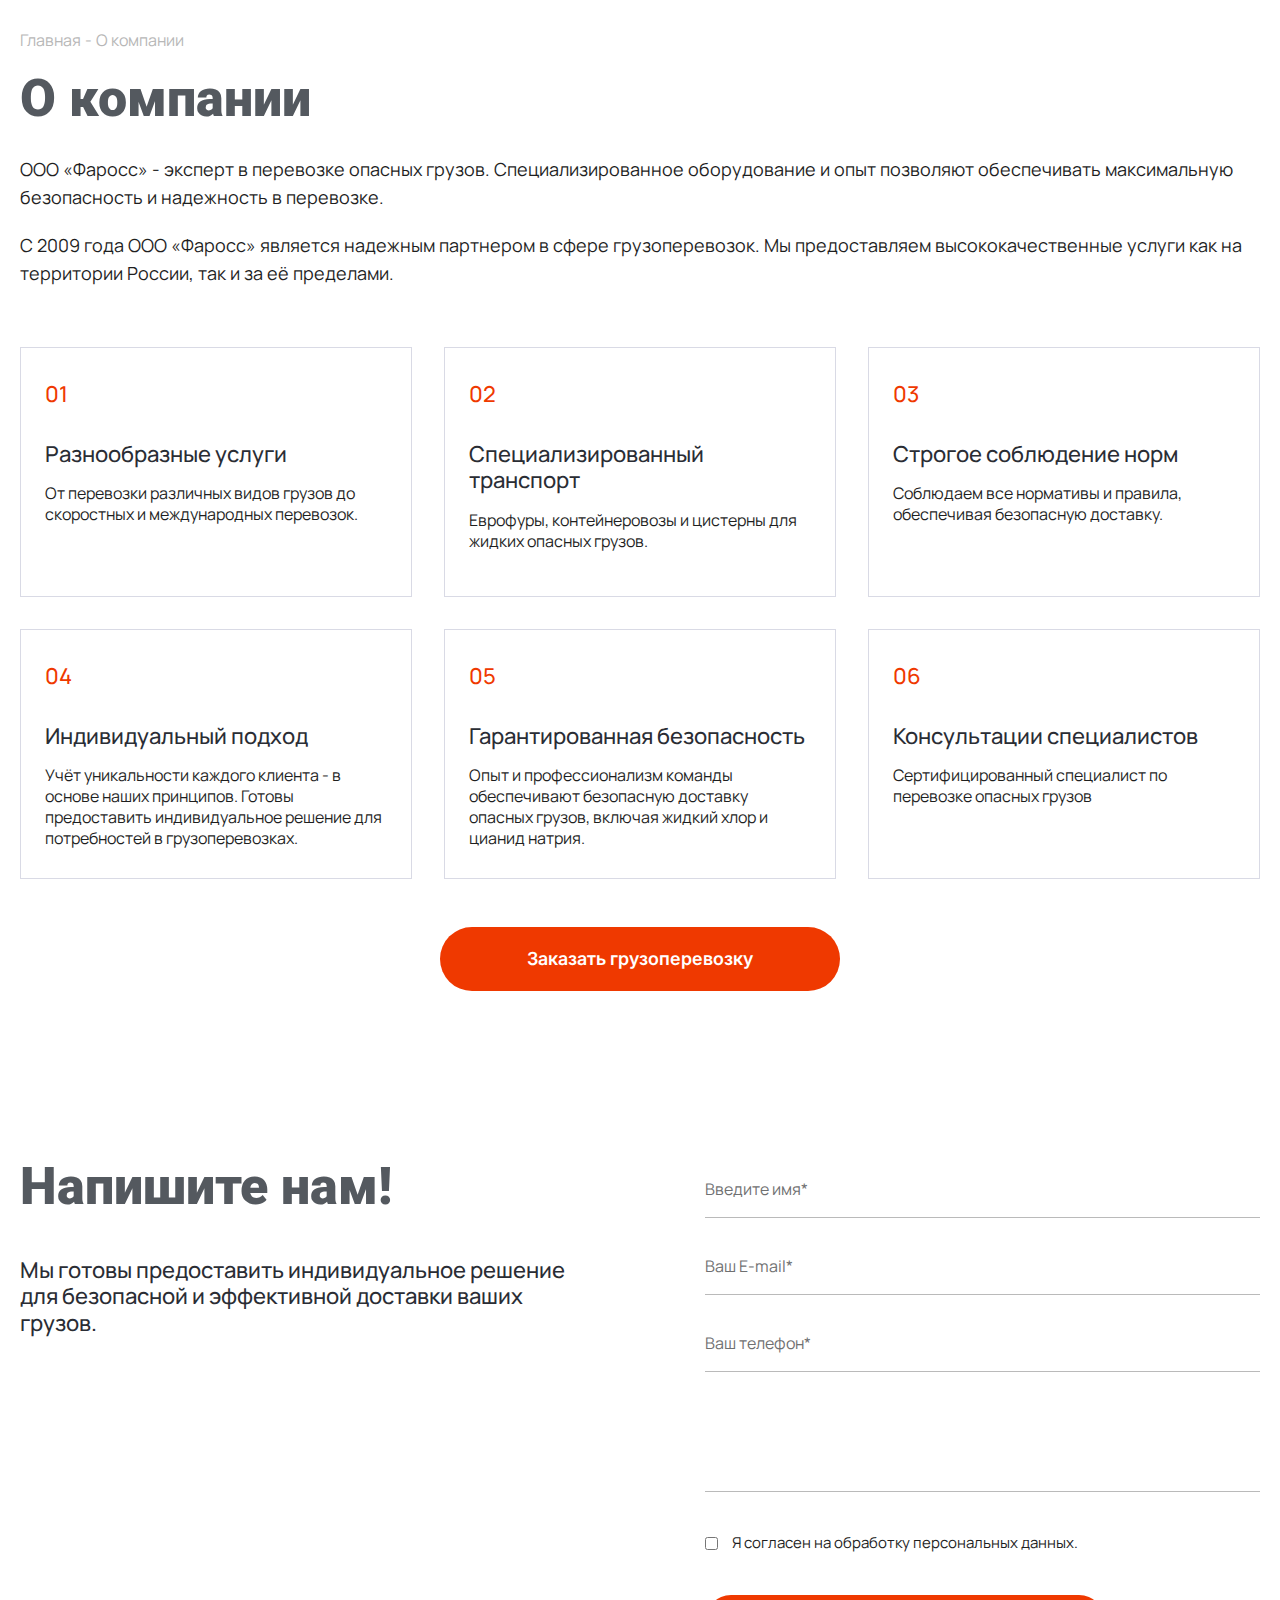
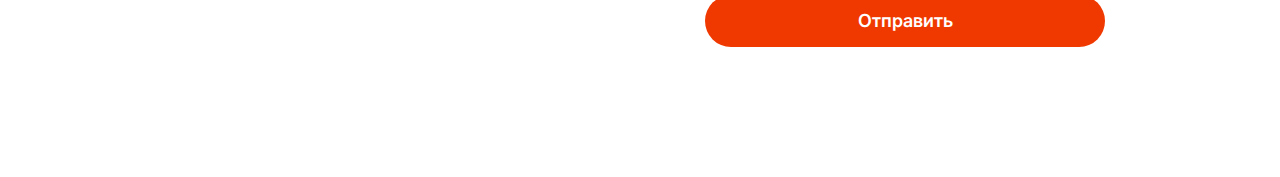
<file: pages/about.html>
<!DOCTYPE html>
<html lang="ru">
<head>
    <meta charset="UTF-8" />
    <meta http-equiv="X-UA-Compatible" content="IE=edge" />
    <meta name="viewport" content="width=device-width, initial-scale=1.0" />
    <link rel="stylesheet" href="../src/assets/css/custom.css">
    <link rel="stylesheet" href="../src/css/main.css" />
    <title>Фаросс | О компании</title>
</head>
<body>
    <main>
        <section class="container mt-7">
            <ul class="flex gap-1">
                <li><a href="#" class="text-base text-[#B7B7B7] font-manrope">Главная</a></li>
                <li><span class="text-base text-[#B7B7B7] font-manrope">-</span></li>
                <li><span class="text-base text-[#B7B7B7] font-manrope">О компании</span></li>
            </ul>
        </section>
        <section class="container mt-5">
            <h2 class="title font-roboto">О компании</h2>
            <p class="xs:text-lg text-base font-manrope text-secondary xs:mt-[30px] mt-5">ООО «Фаросс» - эксперт в перевозке опасных грузов. Специализированное оборудование и опыт позволяют обеспечивать максимальную безопасность и надежность в перевозке.</p>
            <p class="xs:text-lg text-base font-manrope text-secondary mt-5">С 2009 года ООО «Фаросс» является надежным партнером в сфере грузоперевозок. Мы предоставляем высококачественные услуги как на территории России, так и за её пределами.
            </p>
            <div class="grid xs:grid-cols-[repeat(auto-fit,minmax(350px,1fr))] md:gap-8 gap-4 md:mt-[60px] xs:mt-10 mt-5">
                <div class="border border-[#D9DAE5] px-[24px] pt-[30px] md:pb-2.5 pb-5 md:min-h-[250px]">
                    <span class="text-[22px] text-main-orange font-medium font-manrope">01</span>
                    <p class="text-[#2A2D34] text-[22px] font-medium font-manrope leading-[1.2] mt-[30px]">Разнообразные услуги</p>
                    <p class="text-secondary text-base font-manrope leading-[1.3] mt-4">От перевозки различных видов грузов до скоростных и международных перевозок.</p>
                </div>
                <div class="border border-[#D9DAE5] px-[24px] pt-[30px] md:pb-2.5 pb-5 md:min-h-[250px]">
                    <span class="text-[22px] text-main-orange font-medium font-manrope">02</span>
                    <p class="text-[#2A2D34] text-[22px] font-medium font-manrope leading-[1.2] mt-[30px]">Специализированный транспорт</p>
                    <p class="text-secondary text-base font-manrope leading-[1.3] mt-4">Еврофуры, контейнеровозы и цистерны для жидких опасных грузов.</p>
                </div>
                <div class="border border-[#D9DAE5] px-[24px] pt-[30px] md:pb-2.5 pb-5 md:min-h-[250px]">
                    <span class="text-[22px] text-main-orange font-medium font-manrope">03</span>
                    <p class="text-[#2A2D34] text-[22px] font-medium font-manrope leading-[1.2] mt-[30px]">Строгое соблюдение норм</p>
                    <p class="text-secondary text-base font-manrope leading-[1.3] mt-4">Соблюдаем все нормативы и правила, обеспечивая безопасную доставку.</p>
                </div>
                <div class="border border-[#D9DAE5] px-[24px] pt-[30px] md:pb-2.5 pb-5 md:min-h-[250px]">
                    <span class="text-[22px] text-main-orange font-medium font-manrope">04</span>
                    <p class="text-[#2A2D34] text-[22px] font-medium font-manrope leading-[1.2] mt-[30px]">Индивидуальный подход</p>
                    <p class="text-secondary text-base font-manrope leading-[1.3] mt-4">Учёт уникальности каждого клиента - в основе наших принципов. Готовы предоставить индивидуальное решение для потребностей в грузоперевозках.</p>
                </div>
                <div class="border border-[#D9DAE5] px-[24px] pt-[30px] md:pb-2.5 pb-5 md:min-h-[250px]">
                    <span class="text-[22px] text-main-orange font-medium font-manrope">05</span>
                    <p class="text-[#2A2D34] text-[22px] font-medium font-manrope leading-[1.2] mt-[30px]">Гарантированная безопасность</p>
                    <p class="text-secondary text-base font-manrope leading-[1.3] mt-4">Опыт и профессионализм команды обеспечивают безопасную доставку опасных грузов, включая жидкий хлор и цианид натрия.</p>
                </div>
                <div class="border border-[#D9DAE5] px-[24px] pt-[30px] md:pb-2.5 pb-5 md:min-h-[250px]">
                    <span class="text-[22px] text-main-orange font-medium font-manrope">06</span>
                    <p class="text-[#2A2D34] text-[22px] font-medium font-manrope leading-[1.2] mt-[30px]">Консультации специалистов</p>
                    <p class="text-secondary text-base font-manrope leading-[1.3] mt-4">Сертифицированный специалист по перевозке опасных грузов</p>
                </div>
            </div>
            <a href="#!" class="block mx-auto xs:mt-12 mt-6 text-lg text-center font-semibold font-inter text-white bg-main-orange rounded-full xs:py-[18px] py-3 xs:w-[400px]">Заказать грузоперевозку</a>
        </section>
        <section class="container lg:py-[130px] py-[50px] mt-10">
            <div class="grid md:grid-cols-[repeat(auto-fit,minmax(400px,1fr))] lg:gap-[130px] xs:gap-10 gap-5">
                <div>
                    <h2 class="title font-roboto">Напишите нам!</h2>
                    <p class="text-[#2A2D34] text-[22px] font-medium font-manrope leading-[1.2] xs:mt-11 mt-5">Мы готовы предоставить индивидуальное решение для безопасной и эффективной доставки ваших грузов.</p>
                </div>
                <div>
                    <form action="#" method="post" class="flex flex-col gap-5">
                        <input type="text" name="name" class="py-4 border-b border-[#BABABA] outline-none focus:border-main-orange placeholder:font-base placeholder:text-[#6F7071] font-manrope" placeholder="Введите имя*">
                        <input type="text" name="email" class="py-4 border-b border-[#BABABA] outline-none focus:border-main-orange placeholder:font-base placeholder:text-[#6F7071] font-manrope" placeholder="Ваш E-mail*">
                        <input type="text" name="phone" class="py-4 border-b border-[#BABABA] outline-none focus:border-main-orange placeholder:font-base placeholder:text-[#6F7071] font-manrope" placeholder="Ваш телефон*">
                        <textarea name="message" class="min-h-[100px] border-b border-[#BABABA] outline-none focus:border-main-orange resize-none font-manrope"></textarea>
                        <label class="flex items-center gap-[14px] my-5">
                            <input type="checkbox">
                            <span class="text-[15px] text-secondary font-manrope">Я согласен на обработку персональных данных.</span>
                        </label>
                        <button type="submit" class="block bg-main-orange rounded-full py-3 text-white text-lg font-semibold font-inter md:max-w-[400px] w-full">Отправить</button>
                    </form>
                </div>
            </div>
        </section>
    </main>
</body>
</html>
</file>
<file: src/assets/css/custom.css>
@import url('https://fonts.googleapis.com/css2?family=Inter:wght@400;500;600&family=Manrope:wght@400;500;600;700&family=Roboto:wght@400;500;700;900&display=swap');


@import url('swiper.css');

    html,
    body {
        overflow-x: hidden;
        scroll-behavior: smooth;
    }

    .swiper-pagination--services .swiper-pagination-bullet {
        width: 12px !important;
        height: 12px !important;
        background-color: transparent;
        border: 1px solid #fff;
        box-shadow: 0px 0px 8px 0px rgba(0, 0, 0, 0.16);
        opacity: 1;
    }
    .swiper-pagination--services .swiper-pagination-bullet-active {
        background-color: #EF3900;
    }
    
    .swiper-pagination--banner .swiper-pagination-bullet {
        width: 8px;
        height: 8px;
        background-color: transparent;
        border: 1px solid #fff;
        box-shadow: 0px 0px 8px 0px rgba(0, 0, 0, 0.16);
        opacity: 1;
    }
    
    .swiper-pagination--banner .swiper-pagination-bullet-active {
        background-color: #fff;
    }


.font-roboto {
    font-family: 'Roboto', sans-serif;
}

.font-inter {
    font-family: 'Inter', sans-serif;
}

.font-manrope {
    font-family: 'Manrope', sans-serif;
}

.bg-aspect {
    padding-left: calc((100% - 1240px) / 2);
    aspect-ratio: 1920/755;
    background-size: cover;
}

.rotate-left {
    transform: rotate(45deg);
}
.rotate-right {
    transform: rotate(-45deg);
}
.rotate-dropdown__arrow {
    transform: rotate(180deg);
}

/* custom */
.checkbox--custom:checked, 
.checkbox--custom:not(:checked)
{
    position: absolute;
    left: -9999px;
}

.checkbox--custom:checked + label, 
.checkbox--custom:not(:checked) + label {
    display: inline-block;
    position: relative;
    padding-left: 34px;
    line-height: 1.6;
    cursor: pointer;
}

.checkbox--custom:checked + label:before, 
.checkbox--custom:not(:checked) + label:before {
    content: "";
    position: absolute;
    left: 0px;
    top: 0px;
    width: 24px;
    height: 24px;
    border: 1px solid #BABABA;
}
.checkbox--custom:checked + label:before {
    background-color: transparent;
}

.checkbox--custom:checked + label:before, 
.checkbox--custom:not(:checked) + label:before {
    border-radius: 5px;
}

.checkbox--custom:checked + label:after, 
.checkbox--custom:not(:checked) + label:after {
    content: "";
    position: absolute;
    -webkit-transition: all 0.2s ease;
    -moz-transition: all 0.2s ease;
    -o-transition: all 0.2s ease;
    transition: all 0.2s ease;
}

.checkbox--custom:checked + label:after, 
.checkbox--custom:not(:checked) + label:after {
    left: 5px;
    top: 6px;
    width: 14px;
    height: 7px;
    border-radius: 1px;
    border-left: 3px solid #BABABA;
    border-bottom: 3px solid #BABABA;
    -webkit-transform: rotate(-45deg);
    -moz-transform: rotate(-45deg);
    -o-transform: rotate(-45deg);
    -ms-transform: rotate(-45deg);
    transform: rotate(-45deg);
}

.checkbox--custom:not(:checked) + label:after {
    opacity: 0;
}

.checkbox--custom:checked + label:after {
    opacity: 1;
}
</file>
<file: src/css/main.css>
/*
! tailwindcss v3.2.7 | MIT License | https://tailwindcss.com
*/

/*
1. Prevent padding and border from affecting element width. (https://github.com/mozdevs/cssremedy/issues/4)
2. Allow adding a border to an element by just adding a border-width. (https://github.com/tailwindcss/tailwindcss/pull/116)
*/

*,
::before,
::after {
  box-sizing: border-box;
  /* 1 */
  border-width: 0;
  /* 2 */
  border-style: solid;
  /* 2 */
  border-color: #e5e7eb;
  /* 2 */
}

::before,
::after {
  --tw-content: '';
}

/*
1. Use a consistent sensible line-height in all browsers.
2. Prevent adjustments of font size after orientation changes in iOS.
3. Use a more readable tab size.
4. Use the user's configured `sans` font-family by default.
5. Use the user's configured `sans` font-feature-settings by default.
*/

html {
  line-height: 1.5;
  /* 1 */
  -webkit-text-size-adjust: 100%;
  /* 2 */
  -moz-tab-size: 4;
  /* 3 */
  -o-tab-size: 4;
     tab-size: 4;
  /* 3 */
  font-family: ui-sans-serif, system-ui, -apple-system, BlinkMacSystemFont, "Segoe UI", Roboto, "Helvetica Neue", Arial, "Noto Sans", sans-serif, "Apple Color Emoji", "Segoe UI Emoji", "Segoe UI Symbol", "Noto Color Emoji";
  /* 4 */
  font-feature-settings: normal;
  /* 5 */
}

/*
1. Remove the margin in all browsers.
2. Inherit line-height from `html` so users can set them as a class directly on the `html` element.
*/

body {
  margin: 0;
  /* 1 */
  line-height: inherit;
  /* 2 */
}

/*
1. Add the correct height in Firefox.
2. Correct the inheritance of border color in Firefox. (https://bugzilla.mozilla.org/show_bug.cgi?id=190655)
3. Ensure horizontal rules are visible by default.
*/

hr {
  height: 0;
  /* 1 */
  color: inherit;
  /* 2 */
  border-top-width: 1px;
  /* 3 */
}

/*
Add the correct text decoration in Chrome, Edge, and Safari.
*/

abbr:where([title]) {
  -webkit-text-decoration: underline dotted;
          text-decoration: underline dotted;
}

/*
Remove the default font size and weight for headings.
*/

h1,
h2,
h3,
h4,
h5,
h6 {
  font-size: inherit;
  font-weight: inherit;
}

/*
Reset links to optimize for opt-in styling instead of opt-out.
*/

a {
  color: inherit;
  text-decoration: inherit;
}

/*
Add the correct font weight in Edge and Safari.
*/

b,
strong {
  font-weight: bolder;
}

/*
1. Use the user's configured `mono` font family by default.
2. Correct the odd `em` font sizing in all browsers.
*/

code,
kbd,
samp,
pre {
  font-family: ui-monospace, SFMono-Regular, Menlo, Monaco, Consolas, "Liberation Mono", "Courier New", monospace;
  /* 1 */
  font-size: 1em;
  /* 2 */
}

/*
Add the correct font size in all browsers.
*/

small {
  font-size: 80%;
}

/*
Prevent `sub` and `sup` elements from affecting the line height in all browsers.
*/

sub,
sup {
  font-size: 75%;
  line-height: 0;
  position: relative;
  vertical-align: baseline;
}

sub {
  bottom: -0.25em;
}

sup {
  top: -0.5em;
}

/*
1. Remove text indentation from table contents in Chrome and Safari. (https://bugs.chromium.org/p/chromium/issues/detail?id=999088, https://bugs.webkit.org/show_bug.cgi?id=201297)
2. Correct table border color inheritance in all Chrome and Safari. (https://bugs.chromium.org/p/chromium/issues/detail?id=935729, https://bugs.webkit.org/show_bug.cgi?id=195016)
3. Remove gaps between table borders by default.
*/

table {
  text-indent: 0;
  /* 1 */
  border-color: inherit;
  /* 2 */
  border-collapse: collapse;
  /* 3 */
}

/*
1. Change the font styles in all browsers.
2. Remove the margin in Firefox and Safari.
3. Remove default padding in all browsers.
*/

button,
input,
optgroup,
select,
textarea {
  font-family: inherit;
  /* 1 */
  font-size: 100%;
  /* 1 */
  font-weight: inherit;
  /* 1 */
  line-height: inherit;
  /* 1 */
  color: inherit;
  /* 1 */
  margin: 0;
  /* 2 */
  padding: 0;
  /* 3 */
}

/*
Remove the inheritance of text transform in Edge and Firefox.
*/

button,
select {
  text-transform: none;
}

/*
1. Correct the inability to style clickable types in iOS and Safari.
2. Remove default button styles.
*/

button,
[type='button'],
[type='reset'],
[type='submit'] {
  -webkit-appearance: button;
  /* 1 */
  background-color: transparent;
  /* 2 */
  background-image: none;
  /* 2 */
}

/*
Use the modern Firefox focus style for all focusable elements.
*/

:-moz-focusring {
  outline: auto;
}

/*
Remove the additional `:invalid` styles in Firefox. (https://github.com/mozilla/gecko-dev/blob/2f9eacd9d3d995c937b4251a5557d95d494c9be1/layout/style/res/forms.css#L728-L737)
*/

:-moz-ui-invalid {
  box-shadow: none;
}

/*
Add the correct vertical alignment in Chrome and Firefox.
*/

progress {
  vertical-align: baseline;
}

/*
Correct the cursor style of increment and decrement buttons in Safari.
*/

::-webkit-inner-spin-button,
::-webkit-outer-spin-button {
  height: auto;
}

/*
1. Correct the odd appearance in Chrome and Safari.
2. Correct the outline style in Safari.
*/

[type='search'] {
  -webkit-appearance: textfield;
  /* 1 */
  outline-offset: -2px;
  /* 2 */
}

/*
Remove the inner padding in Chrome and Safari on macOS.
*/

::-webkit-search-decoration {
  -webkit-appearance: none;
}

/*
1. Correct the inability to style clickable types in iOS and Safari.
2. Change font properties to `inherit` in Safari.
*/

::-webkit-file-upload-button {
  -webkit-appearance: button;
  /* 1 */
  font: inherit;
  /* 2 */
}

/*
Add the correct display in Chrome and Safari.
*/

summary {
  display: list-item;
}

/*
Removes the default spacing and border for appropriate elements.
*/

blockquote,
dl,
dd,
h1,
h2,
h3,
h4,
h5,
h6,
hr,
figure,
p,
pre {
  margin: 0;
}

fieldset {
  margin: 0;
  padding: 0;
}

legend {
  padding: 0;
}

ol,
ul,
menu {
  list-style: none;
  margin: 0;
  padding: 0;
}

/*
Prevent resizing textareas horizontally by default.
*/

textarea {
  resize: vertical;
}

/*
1. Reset the default placeholder opacity in Firefox. (https://github.com/tailwindlabs/tailwindcss/issues/3300)
2. Set the default placeholder color to the user's configured gray 400 color.
*/

input::-moz-placeholder, textarea::-moz-placeholder {
  opacity: 1;
  /* 1 */
  color: #9ca3af;
  /* 2 */
}

input::placeholder,
textarea::placeholder {
  opacity: 1;
  /* 1 */
  color: #9ca3af;
  /* 2 */
}

/*
Set the default cursor for buttons.
*/

button,
[role="button"] {
  cursor: pointer;
}

/*
Make sure disabled buttons don't get the pointer cursor.
*/

:disabled {
  cursor: default;
}

/*
1. Make replaced elements `display: block` by default. (https://github.com/mozdevs/cssremedy/issues/14)
2. Add `vertical-align: middle` to align replaced elements more sensibly by default. (https://github.com/jensimmons/cssremedy/issues/14#issuecomment-634934210)
   This can trigger a poorly considered lint error in some tools but is included by design.
*/

img,
svg,
video,
canvas,
audio,
iframe,
embed,
object {
  display: block;
  /* 1 */
  vertical-align: middle;
  /* 2 */
}

/*
Constrain images and videos to the parent width and preserve their intrinsic aspect ratio. (https://github.com/mozdevs/cssremedy/issues/14)
*/

img,
video {
  max-width: 100%;
  height: auto;
}

/* Make elements with the HTML hidden attribute stay hidden by default */

[hidden] {
  display: none;
}

*, ::before, ::after {
  --tw-border-spacing-x: 0;
  --tw-border-spacing-y: 0;
  --tw-translate-x: 0;
  --tw-translate-y: 0;
  --tw-rotate: 0;
  --tw-skew-x: 0;
  --tw-skew-y: 0;
  --tw-scale-x: 1;
  --tw-scale-y: 1;
  --tw-pan-x:  ;
  --tw-pan-y:  ;
  --tw-pinch-zoom:  ;
  --tw-scroll-snap-strictness: proximity;
  --tw-ordinal:  ;
  --tw-slashed-zero:  ;
  --tw-numeric-figure:  ;
  --tw-numeric-spacing:  ;
  --tw-numeric-fraction:  ;
  --tw-ring-inset:  ;
  --tw-ring-offset-width: 0px;
  --tw-ring-offset-color: #fff;
  --tw-ring-color: rgb(59 130 246 / 0.5);
  --tw-ring-offset-shadow: 0 0 #0000;
  --tw-ring-shadow: 0 0 #0000;
  --tw-shadow: 0 0 #0000;
  --tw-shadow-colored: 0 0 #0000;
  --tw-blur:  ;
  --tw-brightness:  ;
  --tw-contrast:  ;
  --tw-grayscale:  ;
  --tw-hue-rotate:  ;
  --tw-invert:  ;
  --tw-saturate:  ;
  --tw-sepia:  ;
  --tw-drop-shadow:  ;
  --tw-backdrop-blur:  ;
  --tw-backdrop-brightness:  ;
  --tw-backdrop-contrast:  ;
  --tw-backdrop-grayscale:  ;
  --tw-backdrop-hue-rotate:  ;
  --tw-backdrop-invert:  ;
  --tw-backdrop-opacity:  ;
  --tw-backdrop-saturate:  ;
  --tw-backdrop-sepia:  ;
}

::backdrop {
  --tw-border-spacing-x: 0;
  --tw-border-spacing-y: 0;
  --tw-translate-x: 0;
  --tw-translate-y: 0;
  --tw-rotate: 0;
  --tw-skew-x: 0;
  --tw-skew-y: 0;
  --tw-scale-x: 1;
  --tw-scale-y: 1;
  --tw-pan-x:  ;
  --tw-pan-y:  ;
  --tw-pinch-zoom:  ;
  --tw-scroll-snap-strictness: proximity;
  --tw-ordinal:  ;
  --tw-slashed-zero:  ;
  --tw-numeric-figure:  ;
  --tw-numeric-spacing:  ;
  --tw-numeric-fraction:  ;
  --tw-ring-inset:  ;
  --tw-ring-offset-width: 0px;
  --tw-ring-offset-color: #fff;
  --tw-ring-color: rgb(59 130 246 / 0.5);
  --tw-ring-offset-shadow: 0 0 #0000;
  --tw-ring-shadow: 0 0 #0000;
  --tw-shadow: 0 0 #0000;
  --tw-shadow-colored: 0 0 #0000;
  --tw-blur:  ;
  --tw-brightness:  ;
  --tw-contrast:  ;
  --tw-grayscale:  ;
  --tw-hue-rotate:  ;
  --tw-invert:  ;
  --tw-saturate:  ;
  --tw-sepia:  ;
  --tw-drop-shadow:  ;
  --tw-backdrop-blur:  ;
  --tw-backdrop-brightness:  ;
  --tw-backdrop-contrast:  ;
  --tw-backdrop-grayscale:  ;
  --tw-backdrop-hue-rotate:  ;
  --tw-backdrop-invert:  ;
  --tw-backdrop-opacity:  ;
  --tw-backdrop-saturate:  ;
  --tw-backdrop-sepia:  ;
}

.container {
  width: 100%;
  margin-right: auto;
  margin-left: auto;
  padding-right: 16px;
  padding-left: 16px;
}

@media (min-width: 480px) {
  .container {
    max-width: 480px;
  }
}

@media (min-width: 640px) {
  .container {
    max-width: 640px;
  }
}

@media (min-width: 768px) {
  .container {
    max-width: 768px;
  }
}

@media (min-width: 1024px) {
  .container {
    max-width: 1024px;
  }
}

@media (min-width: 1280px) {
  .container {
    max-width: 1280px;
    padding-right: 20px;
    padding-left: 20px;
  }
}

@media (min-width: 1536px) {
  .container {
    max-width: 1536px;
  }
}

.pointer-events-none {
  pointer-events: none;
}

.fixed {
  position: fixed;
}

.absolute {
  position: absolute;
}

.relative {
  position: relative;
}

.bottom-0 {
  bottom: 0px;
}

.left-0 {
  left: 0px;
}

.left-\[calc\(\(100\%-1440px\)\/2\)\] {
  left: calc((100% - 1440px) / 2);
}

.right-0 {
  right: 0px;
}

.right-\[calc\(\(100\%-1440px\)\/2\)\] {
  right: calc((100% - 1440px) / 2);
}

.top-0 {
  top: 0px;
}

.top-1\/2 {
  top: 50%;
}

.top-10 {
  top: 2.5rem;
}

.top-\[86px\] {
  top: 86px;
}

.top-full {
  top: 100%;
}

.z-10 {
  z-index: 10;
}

.z-20 {
  z-index: 20;
}

.z-\[999999\] {
  z-index: 999999;
}

.col-span-2 {
  grid-column: span 2 / span 2;
}

.mx-auto {
  margin-left: auto;
  margin-right: auto;
}

.my-5 {
  margin-top: 1.25rem;
  margin-bottom: 1.25rem;
}

.my-7 {
  margin-top: 1.75rem;
  margin-bottom: 1.75rem;
}

.mb-10 {
  margin-bottom: 2.5rem;
}

.mt-10 {
  margin-top: 2.5rem;
}

.mt-2 {
  margin-top: 0.5rem;
}

.mt-4 {
  margin-top: 1rem;
}

.mt-5 {
  margin-top: 1.25rem;
}

.mt-6 {
  margin-top: 1.5rem;
}

.mt-7 {
  margin-top: 1.75rem;
}

.mt-\[30px\] {
  margin-top: 30px;
}

.mt-auto {
  margin-top: auto;
}

.block {
  display: block;
}

.flex {
  display: flex;
}

.grid {
  display: grid;
}

.hidden {
  display: none;
}

.aspect-\[1920\/755\] {
  aspect-ratio: 1920/755;
}

.h-0 {
  height: 0px;
}

.h-0\.5 {
  height: 0.125rem;
}

.h-10 {
  height: 2.5rem;
}

.h-\[14px\] {
  height: 14px;
}

.h-\[calc\(100vh-86px\)\] {
  height: calc(100vh - 86px);
}

.h-auto {
  height: auto;
}

.h-screen {
  height: 100vh;
}

.min-h-\[100px\] {
  min-height: 100px;
}

.w-10 {
  width: 2.5rem;
}

.w-5 {
  width: 1.25rem;
}

.w-\[100wh\] {
  width: 100wh;
}

.w-\[220px\] {
  width: 220px;
}

.w-\[26px\] {
  width: 26px;
}

.w-fit {
  width: -moz-fit-content;
  width: fit-content;
}

.w-full {
  width: 100%;
}

.grow {
  flex-grow: 1;
}

.origin-center {
  transform-origin: center;
}

.-translate-y-1\/2 {
  --tw-translate-y: -50%;
  transform: translate(var(--tw-translate-x), var(--tw-translate-y)) rotate(var(--tw-rotate)) skewX(var(--tw-skew-x)) skewY(var(--tw-skew-y)) scaleX(var(--tw-scale-x)) scaleY(var(--tw-scale-y));
}

.translate-x-\[200\%\] {
  --tw-translate-x: 200%;
  transform: translate(var(--tw-translate-x), var(--tw-translate-y)) rotate(var(--tw-rotate)) skewX(var(--tw-skew-x)) skewY(var(--tw-skew-y)) scaleX(var(--tw-scale-x)) scaleY(var(--tw-scale-y));
}

.transform {
  transform: translate(var(--tw-translate-x), var(--tw-translate-y)) rotate(var(--tw-rotate)) skewX(var(--tw-skew-x)) skewY(var(--tw-skew-y)) scaleX(var(--tw-scale-x)) scaleY(var(--tw-scale-y));
}

.cursor-pointer {
  cursor: pointer;
}

.resize-none {
  resize: none;
}

.grid-cols-\[32px_auto\] {
  grid-template-columns: 32px auto;
}

.grid-cols-\[repeat\(auto-fit\2c minmax\(260px\2c 1fr\)\)\] {
  grid-template-columns: repeat(auto-fit,minmax(260px,1fr));
}

.flex-col {
  flex-direction: column;
}

.items-end {
  align-items: flex-end;
}

.items-center {
  align-items: center;
}

.justify-center {
  justify-content: center;
}

.justify-between {
  justify-content: space-between;
}

.gap-1 {
  gap: 0.25rem;
}

.gap-2 {
  gap: 0.5rem;
}

.gap-2\.5 {
  gap: 0.625rem;
}

.gap-3 {
  gap: 0.75rem;
}

.gap-4 {
  gap: 1rem;
}

.gap-5 {
  gap: 1.25rem;
}

.gap-6 {
  gap: 1.5rem;
}

.gap-\[14px\] {
  gap: 14px;
}

.gap-\[30px\] {
  gap: 30px;
}

.gap-x-4 {
  -moz-column-gap: 1rem;
       column-gap: 1rem;
}

.gap-y-4 {
  row-gap: 1rem;
}

.overflow-hidden {
  overflow: hidden;
}

.rounded-full {
  border-radius: 9999px;
}

.rounded-xl {
  border-radius: 0.75rem;
}

.border {
  border-width: 1px;
}

.border-b {
  border-bottom-width: 1px;
}

.border-\[\#BABABA\] {
  --tw-border-opacity: 1;
  border-color: rgb(186 186 186 / var(--tw-border-opacity));
}

.border-\[\#D9DAE5\] {
  --tw-border-opacity: 1;
  border-color: rgb(217 218 229 / var(--tw-border-opacity));
}

.border-title {
  --tw-border-opacity: 1;
  border-color: rgb(84 89 95 / var(--tw-border-opacity));
}

.bg-\[\#EDEDED\] {
  --tw-bg-opacity: 1;
  background-color: rgb(237 237 237 / var(--tw-bg-opacity));
}

.bg-black {
  --tw-bg-opacity: 1;
  background-color: rgb(0 0 0 / var(--tw-bg-opacity));
}

.bg-black\/60 {
  background-color: rgb(0 0 0 / 0.6);
}

.bg-main-orange {
  --tw-bg-opacity: 1;
  background-color: rgb(239 57 0 / var(--tw-bg-opacity));
}

.bg-white {
  --tw-bg-opacity: 1;
  background-color: rgb(255 255 255 / var(--tw-bg-opacity));
}

.bg-\[url\(\.\.\/assets\/img\/slider\/bg-slider-1\.png\)\] {
  background-image: url(../assets/img/slider/bg-slider-1.png);
}

.bg-\[url\(\.\.\/assets\/img\/slider\/bg-slider-2\.png\)\] {
  background-image: url(../assets/img/slider/bg-slider-2.png);
}

.bg-cover {
  background-size: cover;
}

.bg-right {
  background-position: right;
}

.bg-no-repeat {
  background-repeat: no-repeat;
}

.fill-\[\#EF3900\] {
  fill: #EF3900;
}

.\!fill-\[\#EF3900\] {
  fill: #EF3900 !important;
}

.p-10 {
  padding: 2.5rem;
}

.px-2 {
  padding-left: 0.5rem;
  padding-right: 0.5rem;
}

.px-2\.5 {
  padding-left: 0.625rem;
  padding-right: 0.625rem;
}

.px-5 {
  padding-left: 1.25rem;
  padding-right: 1.25rem;
}

.px-6 {
  padding-left: 1.5rem;
  padding-right: 1.5rem;
}

.px-8 {
  padding-left: 2rem;
  padding-right: 2rem;
}

.px-\[14px\] {
  padding-left: 14px;
  padding-right: 14px;
}

.px-\[24px\] {
  padding-left: 24px;
  padding-right: 24px;
}

.px-\[27px\] {
  padding-left: 27px;
  padding-right: 27px;
}

.px-\[37px\] {
  padding-left: 37px;
  padding-right: 37px;
}

.py-10 {
  padding-top: 2.5rem;
  padding-bottom: 2.5rem;
}

.py-2 {
  padding-top: 0.5rem;
  padding-bottom: 0.5rem;
}

.py-2\.5 {
  padding-top: 0.625rem;
  padding-bottom: 0.625rem;
}

.py-3 {
  padding-top: 0.75rem;
  padding-bottom: 0.75rem;
}

.py-4 {
  padding-top: 1rem;
  padding-bottom: 1rem;
}

.py-\[30px\] {
  padding-top: 30px;
  padding-bottom: 30px;
}

.py-\[50px\] {
  padding-top: 50px;
  padding-bottom: 50px;
}

.pb-10 {
  padding-bottom: 2.5rem;
}

.pb-20 {
  padding-bottom: 5rem;
}

.pb-5 {
  padding-bottom: 1.25rem;
}

.pb-\[30px\] {
  padding-bottom: 30px;
}

.pl-5 {
  padding-left: 1.25rem;
}

.pt-10 {
  padding-top: 2.5rem;
}

.pt-12 {
  padding-top: 3rem;
}

.pt-4 {
  padding-top: 1rem;
}

.pt-\[30px\] {
  padding-top: 30px;
}

.text-center {
  text-align: center;
}

.text-2xl {
  font-size: 1.5rem;
  line-height: 2rem;
}

.text-\[15px\] {
  font-size: 15px;
}

.text-\[22px\] {
  font-size: 22px;
}

.text-\[36px\] {
  font-size: 36px;
}

.text-base {
  font-size: 1rem;
  line-height: 1.5rem;
}

.text-lg {
  font-size: 1.125rem;
  line-height: 1.75rem;
}

.text-sm {
  font-size: 0.875rem;
  line-height: 1.25rem;
}

.text-xl {
  font-size: 1.25rem;
  line-height: 1.75rem;
}

.font-black {
  font-weight: 900;
}

.font-medium {
  font-weight: 500;
}

.font-semibold {
  font-weight: 600;
}

.leading-\[1\.1\] {
  line-height: 1.1;
}

.leading-\[1\.2\] {
  line-height: 1.2;
}

.leading-\[1\.3\] {
  line-height: 1.3;
}

.leading-\[1\.4\] {
  line-height: 1.4;
}

.leading-none {
  line-height: 1;
}

.text-\[\#282828\] {
  --tw-text-opacity: 1;
  color: rgb(40 40 40 / var(--tw-text-opacity));
}

.text-\[\#2A2D34\] {
  --tw-text-opacity: 1;
  color: rgb(42 45 52 / var(--tw-text-opacity));
}

.text-\[\#333333\] {
  --tw-text-opacity: 1;
  color: rgb(51 51 51 / var(--tw-text-opacity));
}

.text-\[\#B7B7B7\] {
  --tw-text-opacity: 1;
  color: rgb(183 183 183 / var(--tw-text-opacity));
}

.text-main-orange {
  --tw-text-opacity: 1;
  color: rgb(239 57 0 / var(--tw-text-opacity));
}

.text-secondary {
  --tw-text-opacity: 1;
  color: rgb(31 31 31 / var(--tw-text-opacity));
}

.text-subtitle {
  --tw-text-opacity: 1;
  color: rgb(51 51 51 / var(--tw-text-opacity));
}

.text-white {
  --tw-text-opacity: 1;
  color: rgb(255 255 255 / var(--tw-text-opacity));
}

.opacity-0 {
  opacity: 0;
}

.shadow-\[0px_0px_4\.2px_0px_rgba\(0\2c 0\2c 0\2c 0\.25\)\] {
  --tw-shadow: 0px 0px 4.2px 0px rgba(0,0,0,0.25);
  --tw-shadow-colored: 0px 0px 4.2px 0px var(--tw-shadow-color);
  box-shadow: var(--tw-ring-offset-shadow, 0 0 #0000), var(--tw-ring-shadow, 0 0 #0000), var(--tw-shadow);
}

.outline-none {
  outline: 2px solid transparent;
  outline-offset: 2px;
}

.backdrop-blur-sm {
  --tw-backdrop-blur: blur(4px);
  -webkit-backdrop-filter: var(--tw-backdrop-blur) var(--tw-backdrop-brightness) var(--tw-backdrop-contrast) var(--tw-backdrop-grayscale) var(--tw-backdrop-hue-rotate) var(--tw-backdrop-invert) var(--tw-backdrop-opacity) var(--tw-backdrop-saturate) var(--tw-backdrop-sepia);
          backdrop-filter: var(--tw-backdrop-blur) var(--tw-backdrop-brightness) var(--tw-backdrop-contrast) var(--tw-backdrop-grayscale) var(--tw-backdrop-hue-rotate) var(--tw-backdrop-invert) var(--tw-backdrop-opacity) var(--tw-backdrop-saturate) var(--tw-backdrop-sepia);
}

.transition-all {
  transition-property: all;
  transition-timing-function: cubic-bezier(0.4, 0, 0.2, 1);
  transition-duration: 150ms;
}

.transition-colors {
  transition-property: color, background-color, border-color, text-decoration-color, fill, stroke;
  transition-timing-function: cubic-bezier(0.4, 0, 0.2, 1);
  transition-duration: 150ms;
}

.transition-transform {
  transition-property: transform;
  transition-timing-function: cubic-bezier(0.4, 0, 0.2, 1);
  transition-duration: 150ms;
}

.duration-150 {
  transition-duration: 150ms;
}

.duration-300 {
  transition-duration: 300ms;
}

@media (max-width: 1920px) {
  .container {
    max-width: 1320px;
  }
}

.hover-link {
  position: relative;
  transition-property: color, background-color, border-color, text-decoration-color, fill, stroke;
  transition-timing-function: cubic-bezier(0.4, 0, 0.2, 1);
  transition-duration: 300ms;
}

.hover-link::after {
  position: absolute;
  left: 0px;
  bottom: -0.125rem;
  height: 1px;
  width: 0px;
  --tw-bg-opacity: 1;
  background-color: rgb(239 57 0 / var(--tw-bg-opacity));
  transition-property: width;
  transition-timing-function: cubic-bezier(0.4, 0, 0.2, 1);
  content: var(--tw-content);
  transition-duration: 300ms;
}

.hover-link:hover {
  --tw-text-opacity: 1;
  color: rgb(239 57 0 / var(--tw-text-opacity));
}

.hover-link:hover::after {
  content: var(--tw-content);
  width: 100%;
}

.group:hover .hover-link {
  --tw-text-opacity: 1;
  color: rgb(239 57 0 / var(--tw-text-opacity));
}

.group:hover .hover-link::after {
  content: var(--tw-content);
  width: 100%;
}

.hover-phone {
  transition-property: color, background-color, border-color, text-decoration-color, fill, stroke;
  transition-timing-function: cubic-bezier(0.4, 0, 0.2, 1);
  transition-duration: 300ms;
}

.hover-phone:hover {
  --tw-text-opacity: 1;
  color: rgb(239 57 0 / var(--tw-text-opacity));
}

.title {
  font-size: 1.875rem;
  line-height: 2.25rem;
  font-weight: 900;
  line-height: 1.25;
  --tw-text-opacity: 1;
  color: rgb(84 89 95 / var(--tw-text-opacity));
}

@media (min-width: 480px) {
  .title {
    font-size: 3rem;
    line-height: 1;
  }
}

@media (min-width: 1024px) {
  .title {
    font-size: 52px;
  }
}

.placeholder\:text-\[\#6F7071\]::-moz-placeholder {
  --tw-text-opacity: 1;
  color: rgb(111 112 113 / var(--tw-text-opacity));
}

.placeholder\:text-\[\#6F7071\]::placeholder {
  --tw-text-opacity: 1;
  color: rgb(111 112 113 / var(--tw-text-opacity));
}

.before\:absolute::before {
  content: var(--tw-content);
  position: absolute;
}

.before\:left-0::before {
  content: var(--tw-content);
  left: 0px;
}

.before\:top-0::before {
  content: var(--tw-content);
  top: 0px;
}

.before\:h-2::before {
  content: var(--tw-content);
  height: 0.5rem;
}

.before\:h-2\.5::before {
  content: var(--tw-content);
  height: 0.625rem;
}

.before\:h-4::before {
  content: var(--tw-content);
  height: 1rem;
}

.before\:h-\[1px\]::before {
  content: var(--tw-content);
  height: 1px;
}

.before\:w-2::before {
  content: var(--tw-content);
  width: 0.5rem;
}

.before\:w-2\.5::before {
  content: var(--tw-content);
  width: 0.625rem;
}

.before\:w-4::before {
  content: var(--tw-content);
  width: 1rem;
}

.before\:w-full::before {
  content: var(--tw-content);
  width: 100%;
}

.before\:shrink-0::before {
  content: var(--tw-content);
  flex-shrink: 0;
}

.before\:rounded-full::before {
  content: var(--tw-content);
  border-radius: 9999px;
}

.before\:bg-main-orange::before {
  content: var(--tw-content);
  --tw-bg-opacity: 1;
  background-color: rgb(239 57 0 / var(--tw-bg-opacity));
}

.before\:bg-secondary\/20::before {
  content: var(--tw-content);
  background-color: rgb(31 31 31 / 0.2);
}

.after\:absolute::after {
  content: var(--tw-content);
  position: absolute;
}

.after\:left-0::after {
  content: var(--tw-content);
  left: 0px;
}

.after\:top-full::after {
  content: var(--tw-content);
  top: 100%;
}

.after\:h-5::after {
  content: var(--tw-content);
  height: 1.25rem;
}

.after\:w-full::after {
  content: var(--tw-content);
  width: 100%;
}

.hover\:bg-main-orange\/80:hover {
  background-color: rgb(239 57 0 / 0.8);
}

.hover\:bg-title\/20:hover {
  background-color: rgb(84 89 95 / 0.2);
}

.hover\:text-main-orange:hover {
  --tw-text-opacity: 1;
  color: rgb(239 57 0 / var(--tw-text-opacity));
}

.focus\:border-main-orange:focus {
  --tw-border-opacity: 1;
  border-color: rgb(239 57 0 / var(--tw-border-opacity));
}

.group:hover .group-hover\:block {
  display: block;
}

@media (max-width: 1480px) {
  .max-\[1480px\]\:hidden {
    display: none;
  }
}

@media not all and (min-width: 1024px) {
  .max-lg\:hidden {
    display: none;
  }

  .max-lg\:pt-24 {
    padding-top: 6rem;
  }
}

@media not all and (min-width: 768px) {
  .max-md\:flex-col {
    flex-direction: column;
  }

  .max-md\:pb-20 {
    padding-bottom: 5rem;
  }
}

@media (max-width: 560px) {
  .max-\[560px\]\:flex-col {
    flex-direction: column;
  }
}

@media not all and (min-width: 480px) {
  .max-xs\:mt-5 {
    margin-top: 1.25rem;
  }

  .max-xs\:mt-7 {
    margin-top: 1.75rem;
  }

  .max-xs\:hidden {
    display: none;
  }

  .max-xs\:grow {
    flex-grow: 1;
  }

  .max-xs\:flex-col {
    flex-direction: column;
  }

  .max-xs\:leading-none {
    line-height: 1;
  }

  .max-xs\:before\:hidden::before {
    content: var(--tw-content);
    display: none;
  }
}

@media (max-width: 380px) {
  .max-\[380px\]\:order-2 {
    order: 2;
  }

  .max-\[380px\]\:flex-col {
    flex-direction: column;
  }
}

@media (min-width: 380px) {
  .min-\[380px\]\:justify-between {
    justify-content: space-between;
  }
}

@media (min-width: 480px) {
  .xs\:mt-10 {
    margin-top: 2.5rem;
  }

  .xs\:mt-11 {
    margin-top: 2.75rem;
  }

  .xs\:mt-12 {
    margin-top: 3rem;
  }

  .xs\:mt-20 {
    margin-top: 5rem;
  }

  .xs\:mt-4 {
    margin-top: 1rem;
  }

  .xs\:mt-\[30px\] {
    margin-top: 30px;
  }

  .xs\:w-\[350px\] {
    width: 350px;
  }

  .xs\:w-\[400px\] {
    width: 400px;
  }

  .xs\:grid-cols-\[repeat\(auto-fit\2c minmax\(350px\2c 1fr\)\)\] {
    grid-template-columns: repeat(auto-fit,minmax(350px,1fr));
  }

  .xs\:items-end {
    align-items: flex-end;
  }

  .xs\:gap-10 {
    gap: 2.5rem;
  }

  .xs\:py-4 {
    padding-top: 1rem;
    padding-bottom: 1rem;
  }

  .xs\:py-\[18px\] {
    padding-top: 18px;
    padding-bottom: 18px;
  }

  .xs\:pt-20 {
    padding-top: 5rem;
  }

  .xs\:text-3xl {
    font-size: 1.875rem;
    line-height: 2.25rem;
  }

  .xs\:text-\[22px\] {
    font-size: 22px;
  }

  .xs\:text-\[52px\] {
    font-size: 52px;
  }

  .xs\:text-lg {
    font-size: 1.125rem;
    line-height: 1.75rem;
  }

  .xs\:text-sm {
    font-size: 0.875rem;
    line-height: 1.25rem;
  }
}

@media (min-width: 561px) {
  .min-\[561px\]\:gap-10 {
    gap: 2.5rem;
  }
}

@media (min-width: 768px) {
  .md\:mb-20 {
    margin-bottom: 5rem;
  }

  .md\:mt-12 {
    margin-top: 3rem;
  }

  .md\:mt-20 {
    margin-top: 5rem;
  }

  .md\:mt-\[140px\] {
    margin-top: 140px;
  }

  .md\:mt-\[160px\] {
    margin-top: 160px;
  }

  .md\:mt-\[180px\] {
    margin-top: 180px;
  }

  .md\:mt-\[60px\] {
    margin-top: 60px;
  }

  .md\:mt-\[90px\] {
    margin-top: 90px;
  }

  .md\:min-h-\[245px\] {
    min-height: 245px;
  }

  .md\:min-h-\[250px\] {
    min-height: 250px;
  }

  .md\:w-\[450px\] {
    width: 450px;
  }

  .md\:max-w-\[400px\] {
    max-width: 400px;
  }

  .md\:grid-cols-\[repeat\(auto-fit\2c minmax\(400px\2c 1fr\)\)\] {
    grid-template-columns: repeat(auto-fit,minmax(400px,1fr));
  }

  .md\:gap-8 {
    gap: 2rem;
  }

  .md\:bg-center {
    background-position: center;
  }

  .md\:pb-2 {
    padding-bottom: 0.5rem;
  }

  .md\:pb-2\.5 {
    padding-bottom: 0.625rem;
  }

  .md\:pt-\[140px\] {
    padding-top: 140px;
  }

  .md\:text-\[34px\] {
    font-size: 34px;
  }

  .md\:text-\[65px\] {
    font-size: 65px;
  }

  .md\:text-base {
    font-size: 1rem;
    line-height: 1.5rem;
  }
}

@media (min-width: 980px) {
  .min-\[980px\]\:w-\[600px\] {
    width: 600px;
  }
}

@media (min-width: 1024px) {
  .lg\:mt-2 {
    margin-top: 0.5rem;
  }

  .lg\:hidden {
    display: none;
  }

  .lg\:gap-8 {
    gap: 2rem;
  }

  .lg\:gap-\[130px\] {
    gap: 130px;
  }

  .lg\:py-\[130px\] {
    padding-top: 130px;
    padding-bottom: 130px;
  }
}

@media (min-width: 1280px) {
  .xl\:-mt-10 {
    margin-top: -2.5rem;
  }

  .xl\:h-\[619px\] {
    height: 619px;
  }

  .xl\:w-\[802px\] {
    width: 802px;
  }

  .xl\:gap-9 {
    gap: 2.25rem;
  }

  .xl\:gap-\[76px\] {
    gap: 76px;
  }
}

@media (min-width: 1320px) {
  .min-\[1320px\]\:px-\[calc\(\(100\%-1280px\)\/2\)\] {
    padding-left: calc((100% - 1280px) / 2);
    padding-right: calc((100% - 1280px) / 2);
  }
}
</file>
